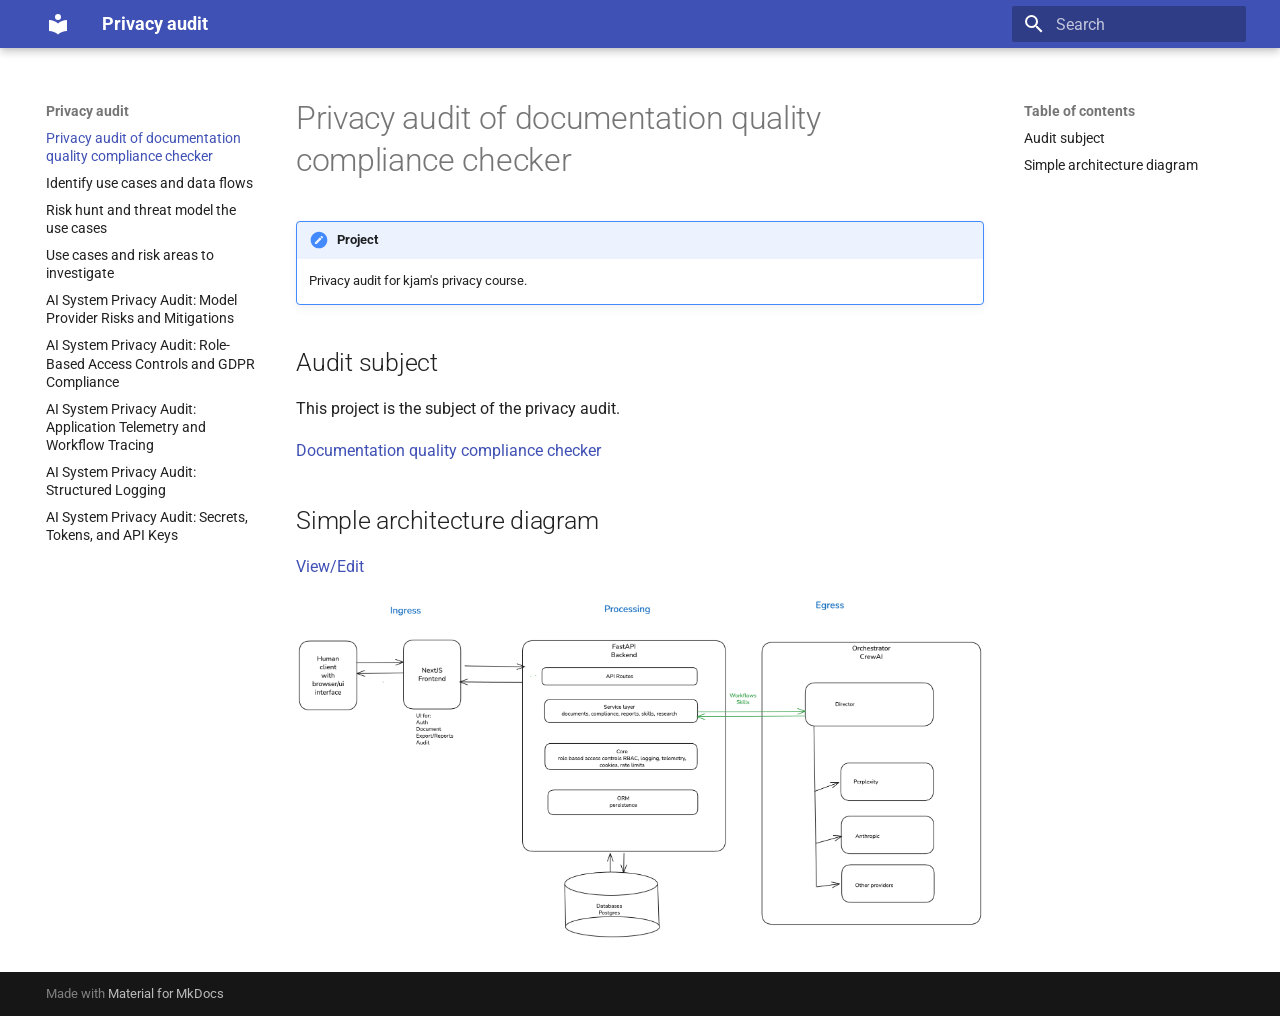
<file: index.html>
<!DOCTYPE html><html lang="en" class="no-js"><head>
    
      <meta charset="utf-8">
      <meta name="viewport" content="width=device-width,initial-scale=1">
      
      
      
        <link rel="canonical" href="https://willingc.github.io/compliance-checker/">
      
      
      
        <link rel="next" href="02-week1_use_cases/">
      
      
        
      
      
      <link rel="icon" href="assets/images/favicon.png">
      <meta name="generator" content="mkdocs-1.6.1, mkdocs-material-9.7.6">
    
    
      
        <title>Privacy audit</title>
      
    
    
      <link rel="stylesheet" href="assets/stylesheets/main.484c7ddc.min.css">
      
      


    
    
      
    
    
      
        
        
        <link rel="preconnect" href="https://fonts.gstatic.com" crossorigin="">
        <link rel="stylesheet" href="https://fonts.googleapis.com/css?family=Roboto:300,300i,400,400i,700,700i%7CRoboto+Mono:400,400i,700,700i&amp;display=fallback">
        <style>:root{--md-text-font:"Roboto";--md-code-font:"Roboto Mono"}</style>
      
    
    
    <script>__md_scope=new URL(".",location),__md_hash=e=>[...e].reduce(((e,_)=>(e<<5)-e+_.charCodeAt(0)),0),__md_get=(e,_=localStorage,t=__md_scope)=>JSON.parse(_.getItem(t.pathname+"."+e)),__md_set=(e,_,t=localStorage,a=__md_scope)=>{try{t.setItem(a.pathname+"."+e,JSON.stringify(_))}catch(e){}}</script>
    
      

    
    
  <link href="assets/stylesheets/glightbox.min.css" rel="stylesheet"><script src="assets/javascripts/glightbox.min.js"></script><style id="glightbox-style">
            html.glightbox-open { overflow: initial; height: 100%; }
            .gslide-title { margin-top: 0px; user-select: text; }
            .gslide-desc { color: #666; user-select: text; }
            .gslide-image img { background: white; }
            .glightbox-clean .gslide-media { -webkit-box-shadow: none; box-shadow: none; }
            .gscrollbar-fixer { padding-right: 15px; }
            .gdesc-inner { font-size: 0.75rem; }
            body[data-md-color-scheme="slate"] .gdesc-inner { background: var(--md-default-bg-color); }
            body[data-md-color-scheme="slate"] .gslide-title { color: var(--md-default-fg-color); }
            body[data-md-color-scheme="slate"] .gslide-desc { color: var(--md-default-fg-color); }
        </style></head>
  
  
    <body dir="ltr">
  
    
    <input class="md-toggle" data-md-toggle="drawer" type="checkbox" id="__drawer" autocomplete="off">
    <input class="md-toggle" data-md-toggle="search" type="checkbox" id="__search" autocomplete="off">
    <label class="md-overlay" for="__drawer"></label>
    <div data-md-component="skip">
      
        
        <a href="#privacy-audit-of-documentation-quality-compliance-checker" class="md-skip">
          Skip to content
        </a>
      
    </div>
    <div data-md-component="announce">
      
    </div>
    
    
      

  

<header class="md-header md-header--shadow" data-md-component="header">
  <nav class="md-header__inner md-grid" aria-label="Header">
    <a href="." title="Privacy audit" class="md-header__button md-logo" aria-label="Privacy audit" data-md-component="logo">
      
  
  <svg xmlns="http://www.w3.org/2000/svg" viewBox="0 0 24 24"><path d="M12 8a3 3 0 0 0 3-3 3 3 0 0 0-3-3 3 3 0 0 0-3 3 3 3 0 0 0 3 3m0 3.54C9.64 9.35 6.5 8 3 8v11c3.5 0 6.64 1.35 9 3.54 2.36-2.19 5.5-3.54 9-3.54V8c-3.5 0-6.64 1.35-9 3.54"></path></svg>

    </a>
    <label class="md-header__button md-icon" for="__drawer">
      
      <svg xmlns="http://www.w3.org/2000/svg" viewBox="0 0 24 24"><path d="M3 6h18v2H3zm0 5h18v2H3zm0 5h18v2H3z"></path></svg>
    </label>
    <div class="md-header__title" data-md-component="header-title">
      <div class="md-header__ellipsis">
        <div class="md-header__topic">
          <span class="md-ellipsis">
            Privacy audit
          </span>
        </div>
        <div class="md-header__topic" data-md-component="header-topic">
          <span class="md-ellipsis">
            
              Privacy audit of documentation quality compliance checker
            
          </span>
        </div>
      </div>
    </div>
    
    
      <script>var palette=__md_get("__palette");if(palette&&palette.color){if("(prefers-color-scheme)"===palette.color.media){var media=matchMedia("(prefers-color-scheme: light)"),input=document.querySelector(media.matches?"[data-md-color-media='(prefers-color-scheme: light)']":"[data-md-color-media='(prefers-color-scheme: dark)']");palette.color.media=input.getAttribute("data-md-color-media"),palette.color.scheme=input.getAttribute("data-md-color-scheme"),palette.color.primary=input.getAttribute("data-md-color-primary"),palette.color.accent=input.getAttribute("data-md-color-accent")}for(var[key,value]of Object.entries(palette.color))document.body.setAttribute("data-md-color-"+key,value)}</script>
    
    
    
      
      
        <label class="md-header__button md-icon" for="__search">
          
          <svg xmlns="http://www.w3.org/2000/svg" viewBox="0 0 24 24"><path d="M9.5 3A6.5 6.5 0 0 1 16 9.5c0 1.61-.59 3.09-1.56 4.23l.27.27h.79l5 5-1.5 1.5-5-5v-.79l-.27-.27A6.52 6.52 0 0 1 9.5 16 6.5 6.5 0 0 1 3 9.5 6.5 6.5 0 0 1 9.5 3m0 2C7 5 5 7 5 9.5S7 14 9.5 14 14 12 14 9.5 12 5 9.5 5"></path></svg>
        </label>
        <div class="md-search" data-md-component="search" role="dialog">
  <label class="md-search__overlay" for="__search"></label>
  <div class="md-search__inner" role="search">
    <form class="md-search__form" name="search">
      <input type="text" class="md-search__input" name="query" aria-label="Search" placeholder="Search" autocapitalize="off" autocorrect="off" autocomplete="off" spellcheck="false" data-md-component="search-query" required="">
      <label class="md-search__icon md-icon" for="__search">
        
        <svg xmlns="http://www.w3.org/2000/svg" viewBox="0 0 24 24"><path d="M9.5 3A6.5 6.5 0 0 1 16 9.5c0 1.61-.59 3.09-1.56 4.23l.27.27h.79l5 5-1.5 1.5-5-5v-.79l-.27-.27A6.52 6.52 0 0 1 9.5 16 6.5 6.5 0 0 1 3 9.5 6.5 6.5 0 0 1 9.5 3m0 2C7 5 5 7 5 9.5S7 14 9.5 14 14 12 14 9.5 12 5 9.5 5"></path></svg>
        
        <svg xmlns="http://www.w3.org/2000/svg" viewBox="0 0 24 24"><path d="M20 11v2H8l5.5 5.5-1.42 1.42L4.16 12l7.92-7.92L13.5 5.5 8 11z"></path></svg>
      </label>
      <nav class="md-search__options" aria-label="Search">
        
        <button type="reset" class="md-search__icon md-icon" title="Clear" aria-label="Clear" tabindex="-1">
          
          <svg xmlns="http://www.w3.org/2000/svg" viewBox="0 0 24 24"><path d="M19 6.41 17.59 5 12 10.59 6.41 5 5 6.41 10.59 12 5 17.59 6.41 19 12 13.41 17.59 19 19 17.59 13.41 12z"></path></svg>
        </button>
      </nav>
      
    </form>
    <div class="md-search__output">
      <div class="md-search__scrollwrap" tabindex="0" data-md-scrollfix="">
        <div class="md-search-result" data-md-component="search-result">
          <div class="md-search-result__meta">
            Initializing search
          </div>
          <ol class="md-search-result__list" role="presentation"></ol>
        </div>
      </div>
    </div>
  </div>
</div>
      
    
    
  </nav>
  
</header>
    
    <div class="md-container" data-md-component="container">
      
      
        
          
        
      
      <main class="md-main" data-md-component="main">
        <div class="md-main__inner md-grid">
          
            
              
              <div class="md-sidebar md-sidebar--primary" data-md-component="sidebar" data-md-type="navigation">
                <div class="md-sidebar__scrollwrap">
                  <div class="md-sidebar__inner">
                    



<nav class="md-nav md-nav--primary" aria-label="Navigation" data-md-level="0">
  <label class="md-nav__title" for="__drawer">
    <a href="." title="Privacy audit" class="md-nav__button md-logo" aria-label="Privacy audit" data-md-component="logo">
      
  
  <svg xmlns="http://www.w3.org/2000/svg" viewBox="0 0 24 24"><path d="M12 8a3 3 0 0 0 3-3 3 3 0 0 0-3-3 3 3 0 0 0-3 3 3 3 0 0 0 3 3m0 3.54C9.64 9.35 6.5 8 3 8v11c3.5 0 6.64 1.35 9 3.54 2.36-2.19 5.5-3.54 9-3.54V8c-3.5 0-6.64 1.35-9 3.54"></path></svg>

    </a>
    Privacy audit
  </label>
  
  <ul class="md-nav__list" data-md-scrollfix="">
    
      
      
  
  
    
  
  
  
    <li class="md-nav__item md-nav__item--active">
      
      <input class="md-nav__toggle md-toggle" type="checkbox" id="__toc">
      
      
        
      
      
        <label class="md-nav__link md-nav__link--active" for="__toc">
          
  
  
  <span class="md-ellipsis">
    
  
    Privacy audit of documentation quality compliance checker
  

    
  </span>
  
  

          <span class="md-nav__icon md-icon"></span>
        </label>
      
      <a href="." class="md-nav__link md-nav__link--active">
        
  
  
  <span class="md-ellipsis">
    
  
    Privacy audit of documentation quality compliance checker
  

    
  </span>
  
  

      </a>
      
        

<nav class="md-nav md-nav--secondary" aria-label="Table of contents">
  
  
  
    
  
  
    <label class="md-nav__title" for="__toc">
      <span class="md-nav__icon md-icon"></span>
      Table of contents
    </label>
    <ul class="md-nav__list" data-md-component="toc" data-md-scrollfix="">
      
        <li class="md-nav__item">
  <a href="#audit-subject" class="md-nav__link">
    <span class="md-ellipsis">
      
        Audit subject
      
    </span>
  </a>
  
</li>
      
        <li class="md-nav__item">
  <a href="#simple-architecture-diagram" class="md-nav__link">
    <span class="md-ellipsis">
      
        Simple architecture diagram
      
    </span>
  </a>
  
</li>
      
    </ul>
  
</nav>
      
    </li>
  

    
      
      
  
  
  
  
    <li class="md-nav__item">
      <a href="02-week1_use_cases/" class="md-nav__link">
        
  
  
  <span class="md-ellipsis">
    
  
    Identify use cases and data flows
  

    
  </span>
  
  

      </a>
    </li>
  

    
      
      
  
  
  
  
    <li class="md-nav__item">
      <a href="03-week2_risk_model/" class="md-nav__link">
        
  
  
  <span class="md-ellipsis">
    
  
    Risk hunt and threat model the use cases
  

    
  </span>
  
  

      </a>
    </li>
  

    
      
      
  
  
  
  
    <li class="md-nav__item">
      <a href="03-week2_use_cases_risks/" class="md-nav__link">
        
  
  
  <span class="md-ellipsis">
    
  
    Use cases and risk areas to investigate
  

    
  </span>
  
  

      </a>
    </li>
  

    
      
      
  
  
  
  
    <li class="md-nav__item">
      <a href="04-risks_01_models/" class="md-nav__link">
        
  
  
  <span class="md-ellipsis">
    
  
    AI System Privacy Audit: Model Provider Risks and Mitigations
  

    
  </span>
  
  

      </a>
    </li>
  

    
      
      
  
  
  
  
    <li class="md-nav__item">
      <a href="04-risks_02_access_control/" class="md-nav__link">
        
  
  
  <span class="md-ellipsis">
    
  
    AI System Privacy Audit: Role-Based Access Controls and GDPR Compliance
  

    
  </span>
  
  

      </a>
    </li>
  

    
      
      
  
  
  
  
    <li class="md-nav__item">
      <a href="04-risks_03_telemetry/" class="md-nav__link">
        
  
  
  <span class="md-ellipsis">
    
  
    AI System Privacy Audit: Application Telemetry and Workflow Tracing
  

    
  </span>
  
  

      </a>
    </li>
  

    
      
      
  
  
  
  
    <li class="md-nav__item">
      <a href="04-risks_03_structured_logging/" class="md-nav__link">
        
  
  
  <span class="md-ellipsis">
    
  
    AI System Privacy Audit: Structured Logging
  

    
  </span>
  
  

      </a>
    </li>
  

    
      
      
  
  
  
  
    <li class="md-nav__item">
      <a href="04-risks_04_secrets_tokens_keys/" class="md-nav__link">
        
  
  
  <span class="md-ellipsis">
    
  
    AI System Privacy Audit: Secrets, Tokens, and API Keys
  

    
  </span>
  
  

      </a>
    </li>
  

    
  </ul>
</nav>
                  </div>
                </div>
              </div>
            
            
              
              <div class="md-sidebar md-sidebar--secondary" data-md-component="sidebar" data-md-type="toc">
                <div class="md-sidebar__scrollwrap">
                  <div class="md-sidebar__inner">
                    

<nav class="md-nav md-nav--secondary" aria-label="Table of contents">
  
  
  
    
  
  
    <label class="md-nav__title" for="__toc">
      <span class="md-nav__icon md-icon"></span>
      Table of contents
    </label>
    <ul class="md-nav__list" data-md-component="toc" data-md-scrollfix="">
      
        <li class="md-nav__item">
  <a href="#audit-subject" class="md-nav__link">
    <span class="md-ellipsis">
      
        Audit subject
      
    </span>
  </a>
  
</li>
      
        <li class="md-nav__item">
  <a href="#simple-architecture-diagram" class="md-nav__link">
    <span class="md-ellipsis">
      
        Simple architecture diagram
      
    </span>
  </a>
  
</li>
      
    </ul>
  
</nav>
                  </div>
                </div>
              </div>
            
          
          
            <div class="md-content" data-md-component="content">
              
              <article class="md-content__inner md-typeset">
                
                  



<h1 id="privacy-audit-of-documentation-quality-compliance-checker">Privacy audit of documentation quality compliance checker</h1>
<div class="admonition note">
<p class="admonition-title">Project</p>
<p>Privacy audit for kjam's privacy course.</p>
</div>
<h2 id="audit-subject">Audit subject</h2>
<p>This project is the subject of the privacy audit.</p>
<p><a href="https://github.com/IloBe/doc_quality_compliance_check">Documentation quality compliance checker</a></p>
<h2 id="simple-architecture-diagram">Simple architecture diagram</h2>
<p><a href="https://link.excalidraw.com/l/2bco0PliSxS/2gyJ2MBtqUw">View/Edit</a></p>
<p><a class="glightbox" data-type="image" data-width="100%" data-height="auto" href="images/raw/simple-architecture.png" data-desc-position="bottom"><img alt="" src="images/raw/simple-architecture.png"></a></p>












                
              </article>
            </div>
          
          
<script>var target=document.getElementById(location.hash.slice(1));target&&target.name&&(target.checked=target.name.startsWith("__tabbed_"))</script>
        </div>
        
      </main>
      
        <footer class="md-footer">
  
  <div class="md-footer-meta md-typeset">
    <div class="md-footer-meta__inner md-grid">
      <div class="md-copyright">
  
  
    Made with
    <a href="https://squidfunk.github.io/mkdocs-material/" target="_blank" rel="noopener">
      Material for MkDocs
    </a>
  
</div>
      
    </div>
  </div>
</footer>
      
    </div>
    <div class="md-dialog" data-md-component="dialog">
      <div class="md-dialog__inner md-typeset"></div>
    </div>
    
    
    
      
      
      <script id="__config" type="application/json">{"annotate": null, "base": ".", "features": ["navigation.indexes"], "search": "assets/javascripts/workers/search.2c215733.min.js", "tags": null, "translations": {"clipboard.copied": "Copied to clipboard", "clipboard.copy": "Copy to clipboard", "search.result.more.one": "1 more on this page", "search.result.more.other": "# more on this page", "search.result.none": "No matching documents", "search.result.one": "1 matching document", "search.result.other": "# matching documents", "search.result.placeholder": "Type to start searching", "search.result.term.missing": "Missing", "select.version": "Select version"}, "version": null}</script>
    
    
      <script src="assets/javascripts/bundle.79ae519e.min.js"></script>
      
    
  
<script id="init-glightbox">const lightbox = GLightbox({"touchNavigation": false, "loop": false, "zoomable": true, "draggable": false, "openEffect": "zoom", "closeEffect": "zoom", "slideEffect": "none"});
document$.subscribe(()=>{ lightbox.reload(); });
</script></body></html>
</file>
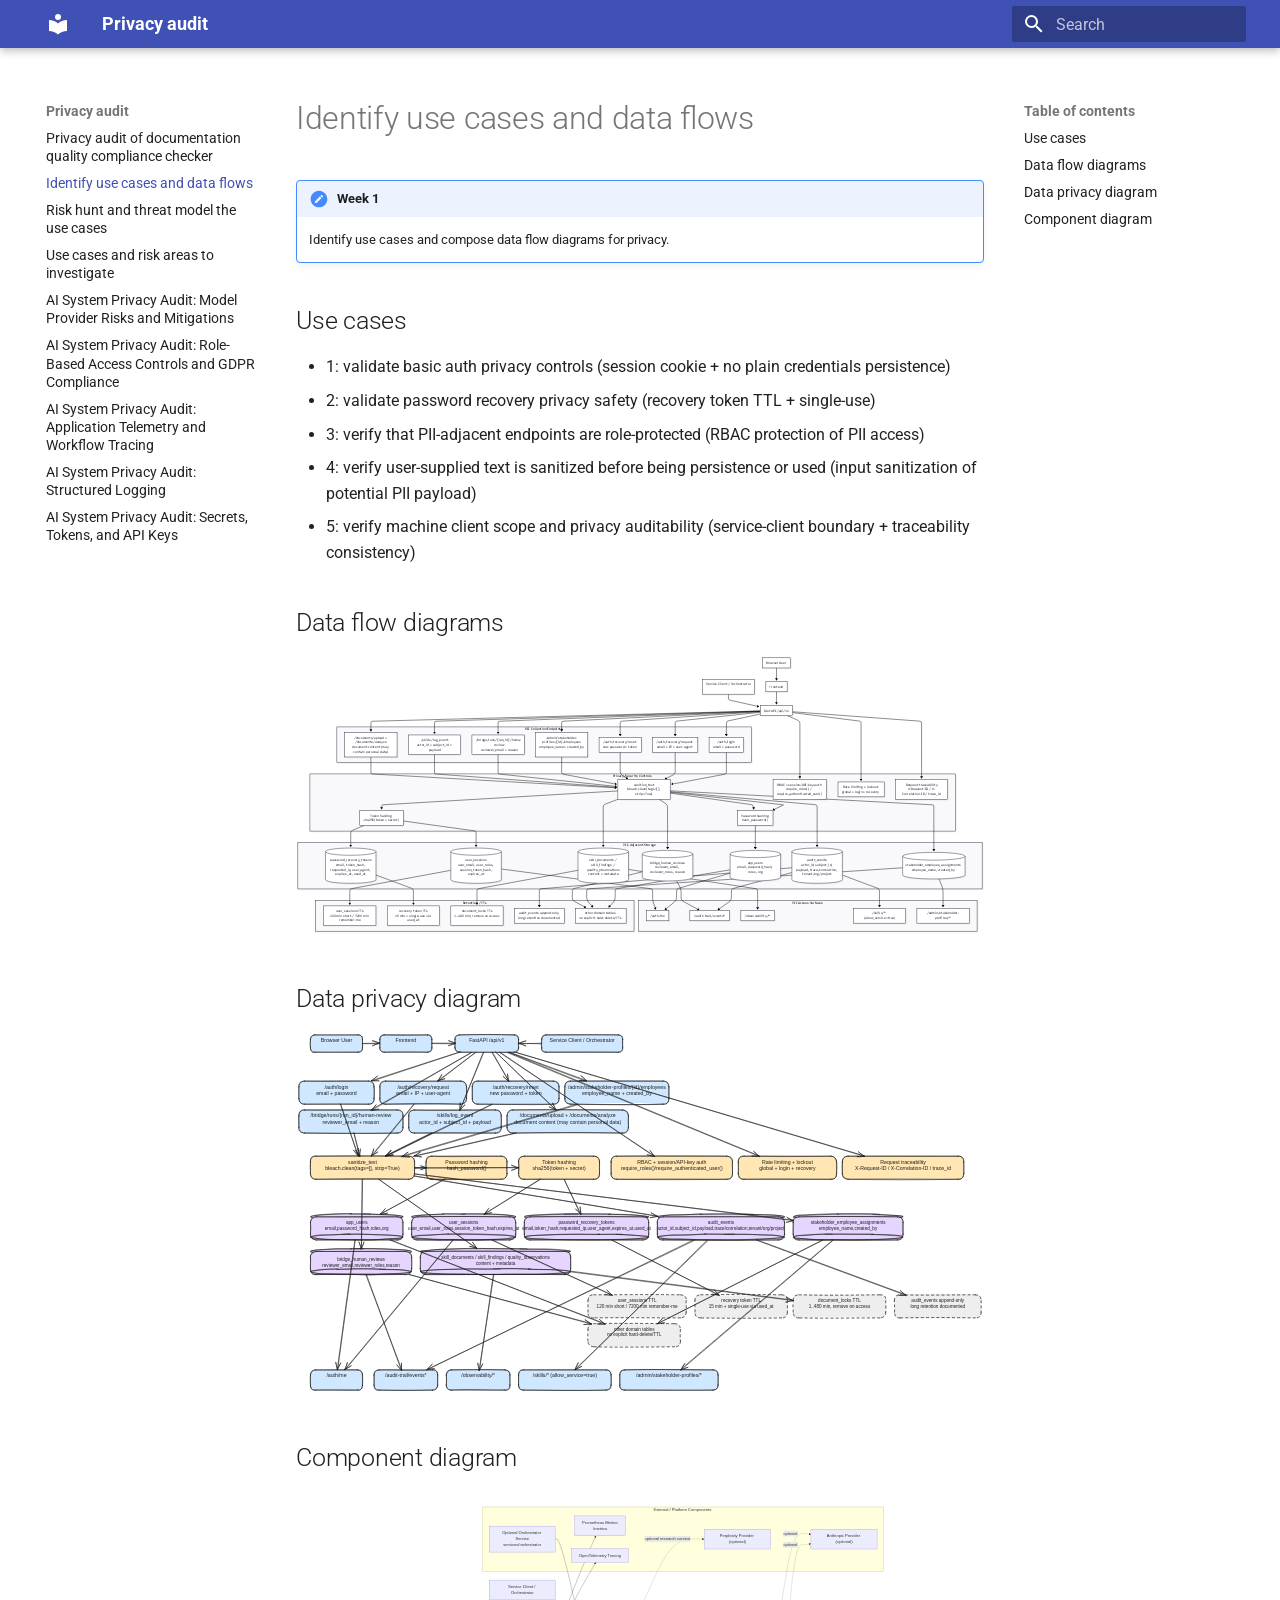
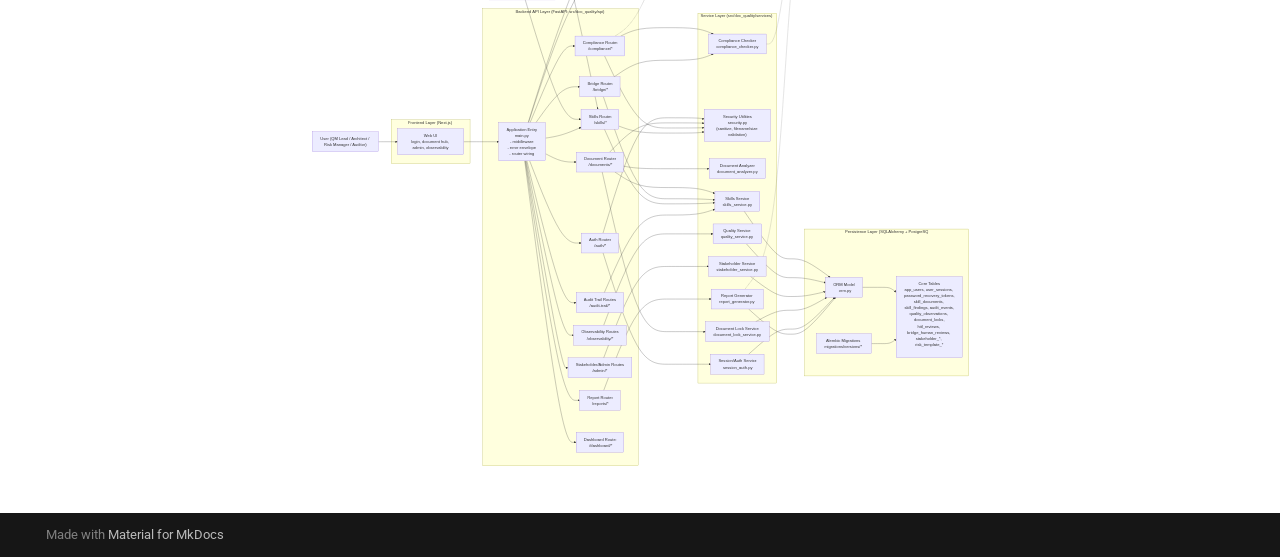
<file: 02-week1_use_cases/index.html>
<!DOCTYPE html><html lang="en" class="no-js"><head>
    
      <meta charset="utf-8">
      <meta name="viewport" content="width=device-width,initial-scale=1">
      
      
      
        <link rel="canonical" href="https://willingc.github.io/compliance-checker/02-week1_use_cases/">
      
      
        <link rel="prev" href="..">
      
      
        <link rel="next" href="../03-week2_risk_model/">
      
      
        
      
      
      <link rel="icon" href="../assets/images/favicon.png">
      <meta name="generator" content="mkdocs-1.6.1, mkdocs-material-9.7.6">
    
    
      
        <title>Identify use cases and data flows - Privacy audit</title>
      
    
    
      <link rel="stylesheet" href="../assets/stylesheets/main.484c7ddc.min.css">
      
      


    
    
      
    
    
      
        
        
        <link rel="preconnect" href="https://fonts.gstatic.com" crossorigin="">
        <link rel="stylesheet" href="https://fonts.googleapis.com/css?family=Roboto:300,300i,400,400i,700,700i%7CRoboto+Mono:400,400i,700,700i&amp;display=fallback">
        <style>:root{--md-text-font:"Roboto";--md-code-font:"Roboto Mono"}</style>
      
    
    
    <script>__md_scope=new URL("..",location),__md_hash=e=>[...e].reduce(((e,_)=>(e<<5)-e+_.charCodeAt(0)),0),__md_get=(e,_=localStorage,t=__md_scope)=>JSON.parse(_.getItem(t.pathname+"."+e)),__md_set=(e,_,t=localStorage,a=__md_scope)=>{try{t.setItem(a.pathname+"."+e,JSON.stringify(_))}catch(e){}}</script>
    
      

    
    
  <link href="../assets/stylesheets/glightbox.min.css" rel="stylesheet"><script src="../assets/javascripts/glightbox.min.js"></script><style id="glightbox-style">
            html.glightbox-open { overflow: initial; height: 100%; }
            .gslide-title { margin-top: 0px; user-select: text; }
            .gslide-desc { color: #666; user-select: text; }
            .gslide-image img { background: white; }
            .glightbox-clean .gslide-media { -webkit-box-shadow: none; box-shadow: none; }
            .gscrollbar-fixer { padding-right: 15px; }
            .gdesc-inner { font-size: 0.75rem; }
            body[data-md-color-scheme="slate"] .gdesc-inner { background: var(--md-default-bg-color); }
            body[data-md-color-scheme="slate"] .gslide-title { color: var(--md-default-fg-color); }
            body[data-md-color-scheme="slate"] .gslide-desc { color: var(--md-default-fg-color); }
        </style></head>
  
  
    <body dir="ltr">
  
    
    <input class="md-toggle" data-md-toggle="drawer" type="checkbox" id="__drawer" autocomplete="off">
    <input class="md-toggle" data-md-toggle="search" type="checkbox" id="__search" autocomplete="off">
    <label class="md-overlay" for="__drawer"></label>
    <div data-md-component="skip">
      
        
        <a href="#identify-use-cases-and-data-flows" class="md-skip">
          Skip to content
        </a>
      
    </div>
    <div data-md-component="announce">
      
    </div>
    
    
      

  

<header class="md-header md-header--shadow" data-md-component="header">
  <nav class="md-header__inner md-grid" aria-label="Header">
    <a href=".." title="Privacy audit" class="md-header__button md-logo" aria-label="Privacy audit" data-md-component="logo">
      
  
  <svg xmlns="http://www.w3.org/2000/svg" viewBox="0 0 24 24"><path d="M12 8a3 3 0 0 0 3-3 3 3 0 0 0-3-3 3 3 0 0 0-3 3 3 3 0 0 0 3 3m0 3.54C9.64 9.35 6.5 8 3 8v11c3.5 0 6.64 1.35 9 3.54 2.36-2.19 5.5-3.54 9-3.54V8c-3.5 0-6.64 1.35-9 3.54"></path></svg>

    </a>
    <label class="md-header__button md-icon" for="__drawer">
      
      <svg xmlns="http://www.w3.org/2000/svg" viewBox="0 0 24 24"><path d="M3 6h18v2H3zm0 5h18v2H3zm0 5h18v2H3z"></path></svg>
    </label>
    <div class="md-header__title" data-md-component="header-title">
      <div class="md-header__ellipsis">
        <div class="md-header__topic">
          <span class="md-ellipsis">
            Privacy audit
          </span>
        </div>
        <div class="md-header__topic" data-md-component="header-topic">
          <span class="md-ellipsis">
            
              Identify use cases and data flows
            
          </span>
        </div>
      </div>
    </div>
    
    
      <script>var palette=__md_get("__palette");if(palette&&palette.color){if("(prefers-color-scheme)"===palette.color.media){var media=matchMedia("(prefers-color-scheme: light)"),input=document.querySelector(media.matches?"[data-md-color-media='(prefers-color-scheme: light)']":"[data-md-color-media='(prefers-color-scheme: dark)']");palette.color.media=input.getAttribute("data-md-color-media"),palette.color.scheme=input.getAttribute("data-md-color-scheme"),palette.color.primary=input.getAttribute("data-md-color-primary"),palette.color.accent=input.getAttribute("data-md-color-accent")}for(var[key,value]of Object.entries(palette.color))document.body.setAttribute("data-md-color-"+key,value)}</script>
    
    
    
      
      
        <label class="md-header__button md-icon" for="__search">
          
          <svg xmlns="http://www.w3.org/2000/svg" viewBox="0 0 24 24"><path d="M9.5 3A6.5 6.5 0 0 1 16 9.5c0 1.61-.59 3.09-1.56 4.23l.27.27h.79l5 5-1.5 1.5-5-5v-.79l-.27-.27A6.52 6.52 0 0 1 9.5 16 6.5 6.5 0 0 1 3 9.5 6.5 6.5 0 0 1 9.5 3m0 2C7 5 5 7 5 9.5S7 14 9.5 14 14 12 14 9.5 12 5 9.5 5"></path></svg>
        </label>
        <div class="md-search" data-md-component="search" role="dialog">
  <label class="md-search__overlay" for="__search"></label>
  <div class="md-search__inner" role="search">
    <form class="md-search__form" name="search">
      <input type="text" class="md-search__input" name="query" aria-label="Search" placeholder="Search" autocapitalize="off" autocorrect="off" autocomplete="off" spellcheck="false" data-md-component="search-query" required="">
      <label class="md-search__icon md-icon" for="__search">
        
        <svg xmlns="http://www.w3.org/2000/svg" viewBox="0 0 24 24"><path d="M9.5 3A6.5 6.5 0 0 1 16 9.5c0 1.61-.59 3.09-1.56 4.23l.27.27h.79l5 5-1.5 1.5-5-5v-.79l-.27-.27A6.52 6.52 0 0 1 9.5 16 6.5 6.5 0 0 1 3 9.5 6.5 6.5 0 0 1 9.5 3m0 2C7 5 5 7 5 9.5S7 14 9.5 14 14 12 14 9.5 12 5 9.5 5"></path></svg>
        
        <svg xmlns="http://www.w3.org/2000/svg" viewBox="0 0 24 24"><path d="M20 11v2H8l5.5 5.5-1.42 1.42L4.16 12l7.92-7.92L13.5 5.5 8 11z"></path></svg>
      </label>
      <nav class="md-search__options" aria-label="Search">
        
        <button type="reset" class="md-search__icon md-icon" title="Clear" aria-label="Clear" tabindex="-1">
          
          <svg xmlns="http://www.w3.org/2000/svg" viewBox="0 0 24 24"><path d="M19 6.41 17.59 5 12 10.59 6.41 5 5 6.41 10.59 12 5 17.59 6.41 19 12 13.41 17.59 19 19 17.59 13.41 12z"></path></svg>
        </button>
      </nav>
      
    </form>
    <div class="md-search__output">
      <div class="md-search__scrollwrap" tabindex="0" data-md-scrollfix="">
        <div class="md-search-result" data-md-component="search-result">
          <div class="md-search-result__meta">
            Initializing search
          </div>
          <ol class="md-search-result__list" role="presentation"></ol>
        </div>
      </div>
    </div>
  </div>
</div>
      
    
    
  </nav>
  
</header>
    
    <div class="md-container" data-md-component="container">
      
      
        
          
        
      
      <main class="md-main" data-md-component="main">
        <div class="md-main__inner md-grid">
          
            
              
              <div class="md-sidebar md-sidebar--primary" data-md-component="sidebar" data-md-type="navigation">
                <div class="md-sidebar__scrollwrap">
                  <div class="md-sidebar__inner">
                    



<nav class="md-nav md-nav--primary" aria-label="Navigation" data-md-level="0">
  <label class="md-nav__title" for="__drawer">
    <a href=".." title="Privacy audit" class="md-nav__button md-logo" aria-label="Privacy audit" data-md-component="logo">
      
  
  <svg xmlns="http://www.w3.org/2000/svg" viewBox="0 0 24 24"><path d="M12 8a3 3 0 0 0 3-3 3 3 0 0 0-3-3 3 3 0 0 0-3 3 3 3 0 0 0 3 3m0 3.54C9.64 9.35 6.5 8 3 8v11c3.5 0 6.64 1.35 9 3.54 2.36-2.19 5.5-3.54 9-3.54V8c-3.5 0-6.64 1.35-9 3.54"></path></svg>

    </a>
    Privacy audit
  </label>
  
  <ul class="md-nav__list" data-md-scrollfix="">
    
      
      
  
  
  
  
    <li class="md-nav__item">
      <a href=".." class="md-nav__link">
        
  
  
  <span class="md-ellipsis">
    
  
    Privacy audit of documentation quality compliance checker
  

    
  </span>
  
  

      </a>
    </li>
  

    
      
      
  
  
    
  
  
  
    <li class="md-nav__item md-nav__item--active">
      
      <input class="md-nav__toggle md-toggle" type="checkbox" id="__toc">
      
      
        
      
      
        <label class="md-nav__link md-nav__link--active" for="__toc">
          
  
  
  <span class="md-ellipsis">
    
  
    Identify use cases and data flows
  

    
  </span>
  
  

          <span class="md-nav__icon md-icon"></span>
        </label>
      
      <a href="./" class="md-nav__link md-nav__link--active">
        
  
  
  <span class="md-ellipsis">
    
  
    Identify use cases and data flows
  

    
  </span>
  
  

      </a>
      
        

<nav class="md-nav md-nav--secondary" aria-label="Table of contents">
  
  
  
    
  
  
    <label class="md-nav__title" for="__toc">
      <span class="md-nav__icon md-icon"></span>
      Table of contents
    </label>
    <ul class="md-nav__list" data-md-component="toc" data-md-scrollfix="">
      
        <li class="md-nav__item">
  <a href="#use-cases" class="md-nav__link">
    <span class="md-ellipsis">
      
        Use cases
      
    </span>
  </a>
  
</li>
      
        <li class="md-nav__item">
  <a href="#data-flow-diagrams" class="md-nav__link">
    <span class="md-ellipsis">
      
        Data flow diagrams
      
    </span>
  </a>
  
</li>
      
        <li class="md-nav__item">
  <a href="#data-privacy-diagram" class="md-nav__link">
    <span class="md-ellipsis">
      
        Data privacy diagram
      
    </span>
  </a>
  
</li>
      
        <li class="md-nav__item">
  <a href="#component-diagram" class="md-nav__link">
    <span class="md-ellipsis">
      
        Component diagram
      
    </span>
  </a>
  
</li>
      
    </ul>
  
</nav>
      
    </li>
  

    
      
      
  
  
  
  
    <li class="md-nav__item">
      <a href="../03-week2_risk_model/" class="md-nav__link">
        
  
  
  <span class="md-ellipsis">
    
  
    Risk hunt and threat model the use cases
  

    
  </span>
  
  

      </a>
    </li>
  

    
      
      
  
  
  
  
    <li class="md-nav__item">
      <a href="../03-week2_use_cases_risks/" class="md-nav__link">
        
  
  
  <span class="md-ellipsis">
    
  
    Use cases and risk areas to investigate
  

    
  </span>
  
  

      </a>
    </li>
  

    
      
      
  
  
  
  
    <li class="md-nav__item">
      <a href="../04-risks_01_models/" class="md-nav__link">
        
  
  
  <span class="md-ellipsis">
    
  
    AI System Privacy Audit: Model Provider Risks and Mitigations
  

    
  </span>
  
  

      </a>
    </li>
  

    
      
      
  
  
  
  
    <li class="md-nav__item">
      <a href="../04-risks_02_access_control/" class="md-nav__link">
        
  
  
  <span class="md-ellipsis">
    
  
    AI System Privacy Audit: Role-Based Access Controls and GDPR Compliance
  

    
  </span>
  
  

      </a>
    </li>
  

    
      
      
  
  
  
  
    <li class="md-nav__item">
      <a href="../04-risks_03_telemetry/" class="md-nav__link">
        
  
  
  <span class="md-ellipsis">
    
  
    AI System Privacy Audit: Application Telemetry and Workflow Tracing
  

    
  </span>
  
  

      </a>
    </li>
  

    
      
      
  
  
  
  
    <li class="md-nav__item">
      <a href="../04-risks_03_structured_logging/" class="md-nav__link">
        
  
  
  <span class="md-ellipsis">
    
  
    AI System Privacy Audit: Structured Logging
  

    
  </span>
  
  

      </a>
    </li>
  

    
      
      
  
  
  
  
    <li class="md-nav__item">
      <a href="../04-risks_04_secrets_tokens_keys/" class="md-nav__link">
        
  
  
  <span class="md-ellipsis">
    
  
    AI System Privacy Audit: Secrets, Tokens, and API Keys
  

    
  </span>
  
  

      </a>
    </li>
  

    
  </ul>
</nav>
                  </div>
                </div>
              </div>
            
            
              
              <div class="md-sidebar md-sidebar--secondary" data-md-component="sidebar" data-md-type="toc">
                <div class="md-sidebar__scrollwrap">
                  <div class="md-sidebar__inner">
                    

<nav class="md-nav md-nav--secondary" aria-label="Table of contents">
  
  
  
    
  
  
    <label class="md-nav__title" for="__toc">
      <span class="md-nav__icon md-icon"></span>
      Table of contents
    </label>
    <ul class="md-nav__list" data-md-component="toc" data-md-scrollfix="">
      
        <li class="md-nav__item">
  <a href="#use-cases" class="md-nav__link">
    <span class="md-ellipsis">
      
        Use cases
      
    </span>
  </a>
  
</li>
      
        <li class="md-nav__item">
  <a href="#data-flow-diagrams" class="md-nav__link">
    <span class="md-ellipsis">
      
        Data flow diagrams
      
    </span>
  </a>
  
</li>
      
        <li class="md-nav__item">
  <a href="#data-privacy-diagram" class="md-nav__link">
    <span class="md-ellipsis">
      
        Data privacy diagram
      
    </span>
  </a>
  
</li>
      
        <li class="md-nav__item">
  <a href="#component-diagram" class="md-nav__link">
    <span class="md-ellipsis">
      
        Component diagram
      
    </span>
  </a>
  
</li>
      
    </ul>
  
</nav>
                  </div>
                </div>
              </div>
            
          
          
            <div class="md-content" data-md-component="content">
              
              <article class="md-content__inner md-typeset">
                
                  



<h1 id="identify-use-cases-and-data-flows">Identify use cases and data flows</h1>
<div class="admonition note">
<p class="admonition-title">Week 1</p>
<p>Identify use cases and compose data flow diagrams for privacy.</p>
</div>
<h2 id="use-cases">Use cases</h2>
<ul>
<li>1: validate basic auth privacy controls (session cookie + no plain credentials persistence)</li>
<li>2: validate password recovery privacy safety (recovery token TTL + single-use)</li>
<li>3: verify that PII-adjacent endpoints are role-protected (RBAC protection of PII access)</li>
<li>4: verify user-supplied text is sanitized before being persistence or used (input sanitization of potential PII payload)</li>
<li>5: verify machine client scope and privacy auditability (service-client boundary + traceability consistency)</li>
</ul>
<h2 id="data-flow-diagrams">Data flow diagrams</h2>
<p><a class="glightbox" data-type="image" data-width="100%" data-height="auto" href="../images/PII-CollectionAndPrivacy-2026-04-26.svg" data-desc-position="bottom"><img alt="" src="../images/PII-CollectionAndPrivacy-2026-04-26.svg"></a></p>
<h2 id="data-privacy-diagram">Data privacy diagram</h2>
<p><a class="glightbox" data-type="image" data-width="100%" data-height="auto" href="../images/PII_DataPrivacy_ExcalidrawPath_2026-04-06.svg" data-desc-position="bottom"><img alt="" src="../images/PII_DataPrivacy_ExcalidrawPath_2026-04-06.svg"></a></p>
<h2 id="component-diagram">Component diagram</h2>
<p><a class="glightbox" data-type="image" data-width="100%" data-height="auto" href="../images/mermaid-ComponentDiagram_docComplianceChecker_2026-04-26.svg" data-desc-position="bottom"><img alt="" src="../images/mermaid-ComponentDiagram_docComplianceChecker_2026-04-26.svg"></a></p>












                
              </article>
            </div>
          
          
<script>var target=document.getElementById(location.hash.slice(1));target&&target.name&&(target.checked=target.name.startsWith("__tabbed_"))</script>
        </div>
        
      </main>
      
        <footer class="md-footer">
  
  <div class="md-footer-meta md-typeset">
    <div class="md-footer-meta__inner md-grid">
      <div class="md-copyright">
  
  
    Made with
    <a href="https://squidfunk.github.io/mkdocs-material/" target="_blank" rel="noopener">
      Material for MkDocs
    </a>
  
</div>
      
    </div>
  </div>
</footer>
      
    </div>
    <div class="md-dialog" data-md-component="dialog">
      <div class="md-dialog__inner md-typeset"></div>
    </div>
    
    
    
      
      
      <script id="__config" type="application/json">{"annotate": null, "base": "..", "features": ["navigation.indexes"], "search": "../assets/javascripts/workers/search.2c215733.min.js", "tags": null, "translations": {"clipboard.copied": "Copied to clipboard", "clipboard.copy": "Copy to clipboard", "search.result.more.one": "1 more on this page", "search.result.more.other": "# more on this page", "search.result.none": "No matching documents", "search.result.one": "1 matching document", "search.result.other": "# matching documents", "search.result.placeholder": "Type to start searching", "search.result.term.missing": "Missing", "select.version": "Select version"}, "version": null}</script>
    
    
      <script src="../assets/javascripts/bundle.79ae519e.min.js"></script>
      
    
  
<script id="init-glightbox">const lightbox = GLightbox({"touchNavigation": false, "loop": false, "zoomable": true, "draggable": false, "openEffect": "zoom", "closeEffect": "zoom", "slideEffect": "none"});
document$.subscribe(()=>{ lightbox.reload(); });
</script></body></html>
</file>
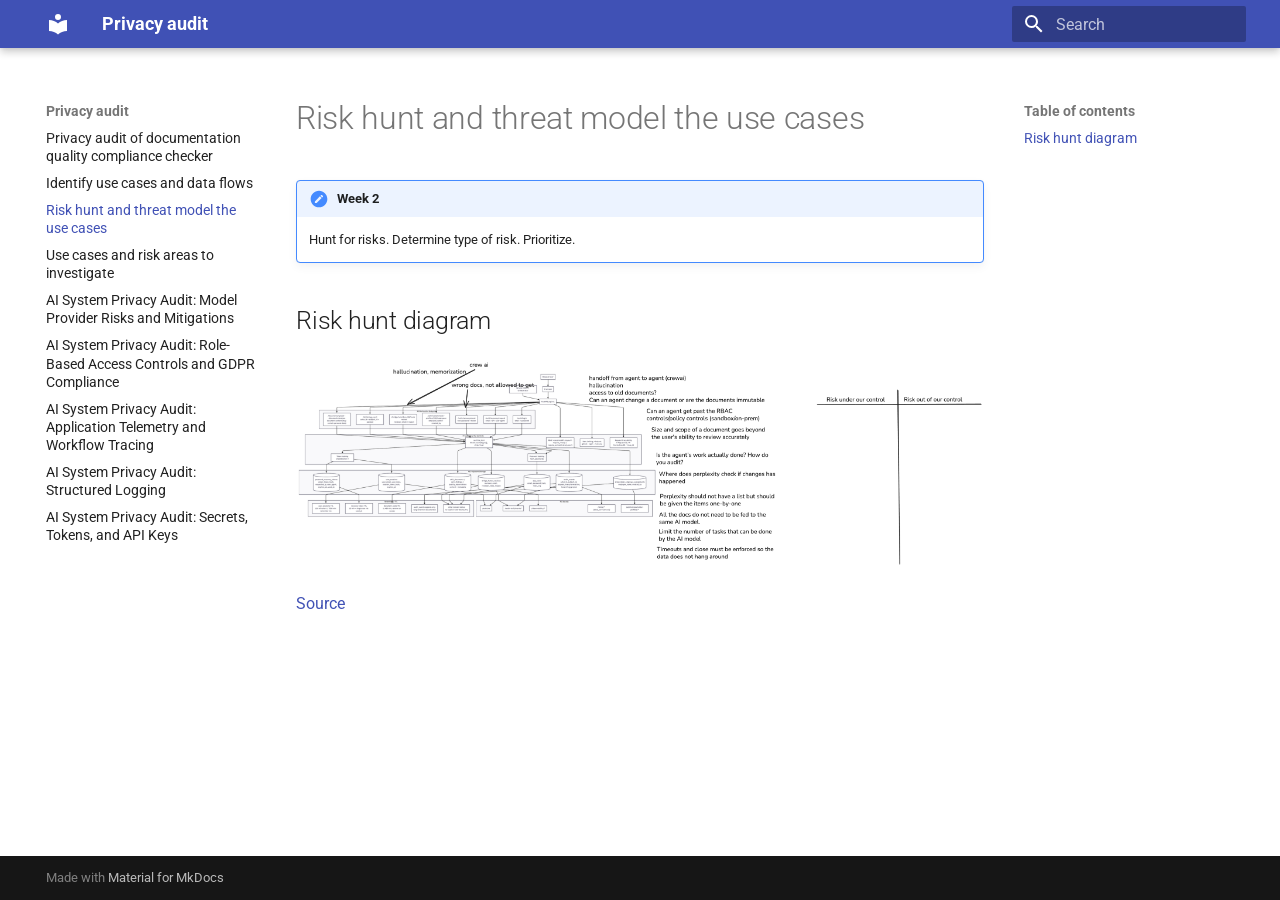
<file: 03-week2_risk_model/index.html>
<!DOCTYPE html><html lang="en" class="no-js"><head>
    
      <meta charset="utf-8">
      <meta name="viewport" content="width=device-width,initial-scale=1">
      
      
      
        <link rel="canonical" href="https://willingc.github.io/compliance-checker/03-week2_risk_model/">
      
      
        <link rel="prev" href="../02-week1_use_cases/">
      
      
        <link rel="next" href="../03-week2_use_cases_risks/">
      
      
        
      
      
      <link rel="icon" href="../assets/images/favicon.png">
      <meta name="generator" content="mkdocs-1.6.1, mkdocs-material-9.7.6">
    
    
      
        <title>Risk hunt and threat model the use cases - Privacy audit</title>
      
    
    
      <link rel="stylesheet" href="../assets/stylesheets/main.484c7ddc.min.css">
      
      


    
    
      
    
    
      
        
        
        <link rel="preconnect" href="https://fonts.gstatic.com" crossorigin="">
        <link rel="stylesheet" href="https://fonts.googleapis.com/css?family=Roboto:300,300i,400,400i,700,700i%7CRoboto+Mono:400,400i,700,700i&amp;display=fallback">
        <style>:root{--md-text-font:"Roboto";--md-code-font:"Roboto Mono"}</style>
      
    
    
    <script>__md_scope=new URL("..",location),__md_hash=e=>[...e].reduce(((e,_)=>(e<<5)-e+_.charCodeAt(0)),0),__md_get=(e,_=localStorage,t=__md_scope)=>JSON.parse(_.getItem(t.pathname+"."+e)),__md_set=(e,_,t=localStorage,a=__md_scope)=>{try{t.setItem(a.pathname+"."+e,JSON.stringify(_))}catch(e){}}</script>
    
      

    
    
  <link href="../assets/stylesheets/glightbox.min.css" rel="stylesheet"><script src="../assets/javascripts/glightbox.min.js"></script><style id="glightbox-style">
            html.glightbox-open { overflow: initial; height: 100%; }
            .gslide-title { margin-top: 0px; user-select: text; }
            .gslide-desc { color: #666; user-select: text; }
            .gslide-image img { background: white; }
            .glightbox-clean .gslide-media { -webkit-box-shadow: none; box-shadow: none; }
            .gscrollbar-fixer { padding-right: 15px; }
            .gdesc-inner { font-size: 0.75rem; }
            body[data-md-color-scheme="slate"] .gdesc-inner { background: var(--md-default-bg-color); }
            body[data-md-color-scheme="slate"] .gslide-title { color: var(--md-default-fg-color); }
            body[data-md-color-scheme="slate"] .gslide-desc { color: var(--md-default-fg-color); }
        </style></head>
  
  
    <body dir="ltr">
  
    
    <input class="md-toggle" data-md-toggle="drawer" type="checkbox" id="__drawer" autocomplete="off">
    <input class="md-toggle" data-md-toggle="search" type="checkbox" id="__search" autocomplete="off">
    <label class="md-overlay" for="__drawer"></label>
    <div data-md-component="skip">
      
        
        <a href="#risk-hunt-and-threat-model-the-use-cases" class="md-skip">
          Skip to content
        </a>
      
    </div>
    <div data-md-component="announce">
      
    </div>
    
    
      

  

<header class="md-header md-header--shadow" data-md-component="header">
  <nav class="md-header__inner md-grid" aria-label="Header">
    <a href=".." title="Privacy audit" class="md-header__button md-logo" aria-label="Privacy audit" data-md-component="logo">
      
  
  <svg xmlns="http://www.w3.org/2000/svg" viewBox="0 0 24 24"><path d="M12 8a3 3 0 0 0 3-3 3 3 0 0 0-3-3 3 3 0 0 0-3 3 3 3 0 0 0 3 3m0 3.54C9.64 9.35 6.5 8 3 8v11c3.5 0 6.64 1.35 9 3.54 2.36-2.19 5.5-3.54 9-3.54V8c-3.5 0-6.64 1.35-9 3.54"></path></svg>

    </a>
    <label class="md-header__button md-icon" for="__drawer">
      
      <svg xmlns="http://www.w3.org/2000/svg" viewBox="0 0 24 24"><path d="M3 6h18v2H3zm0 5h18v2H3zm0 5h18v2H3z"></path></svg>
    </label>
    <div class="md-header__title" data-md-component="header-title">
      <div class="md-header__ellipsis">
        <div class="md-header__topic">
          <span class="md-ellipsis">
            Privacy audit
          </span>
        </div>
        <div class="md-header__topic" data-md-component="header-topic">
          <span class="md-ellipsis">
            
              Risk hunt and threat model the use cases
            
          </span>
        </div>
      </div>
    </div>
    
    
      <script>var palette=__md_get("__palette");if(palette&&palette.color){if("(prefers-color-scheme)"===palette.color.media){var media=matchMedia("(prefers-color-scheme: light)"),input=document.querySelector(media.matches?"[data-md-color-media='(prefers-color-scheme: light)']":"[data-md-color-media='(prefers-color-scheme: dark)']");palette.color.media=input.getAttribute("data-md-color-media"),palette.color.scheme=input.getAttribute("data-md-color-scheme"),palette.color.primary=input.getAttribute("data-md-color-primary"),palette.color.accent=input.getAttribute("data-md-color-accent")}for(var[key,value]of Object.entries(palette.color))document.body.setAttribute("data-md-color-"+key,value)}</script>
    
    
    
      
      
        <label class="md-header__button md-icon" for="__search">
          
          <svg xmlns="http://www.w3.org/2000/svg" viewBox="0 0 24 24"><path d="M9.5 3A6.5 6.5 0 0 1 16 9.5c0 1.61-.59 3.09-1.56 4.23l.27.27h.79l5 5-1.5 1.5-5-5v-.79l-.27-.27A6.52 6.52 0 0 1 9.5 16 6.5 6.5 0 0 1 3 9.5 6.5 6.5 0 0 1 9.5 3m0 2C7 5 5 7 5 9.5S7 14 9.5 14 14 12 14 9.5 12 5 9.5 5"></path></svg>
        </label>
        <div class="md-search" data-md-component="search" role="dialog">
  <label class="md-search__overlay" for="__search"></label>
  <div class="md-search__inner" role="search">
    <form class="md-search__form" name="search">
      <input type="text" class="md-search__input" name="query" aria-label="Search" placeholder="Search" autocapitalize="off" autocorrect="off" autocomplete="off" spellcheck="false" data-md-component="search-query" required="">
      <label class="md-search__icon md-icon" for="__search">
        
        <svg xmlns="http://www.w3.org/2000/svg" viewBox="0 0 24 24"><path d="M9.5 3A6.5 6.5 0 0 1 16 9.5c0 1.61-.59 3.09-1.56 4.23l.27.27h.79l5 5-1.5 1.5-5-5v-.79l-.27-.27A6.52 6.52 0 0 1 9.5 16 6.5 6.5 0 0 1 3 9.5 6.5 6.5 0 0 1 9.5 3m0 2C7 5 5 7 5 9.5S7 14 9.5 14 14 12 14 9.5 12 5 9.5 5"></path></svg>
        
        <svg xmlns="http://www.w3.org/2000/svg" viewBox="0 0 24 24"><path d="M20 11v2H8l5.5 5.5-1.42 1.42L4.16 12l7.92-7.92L13.5 5.5 8 11z"></path></svg>
      </label>
      <nav class="md-search__options" aria-label="Search">
        
        <button type="reset" class="md-search__icon md-icon" title="Clear" aria-label="Clear" tabindex="-1">
          
          <svg xmlns="http://www.w3.org/2000/svg" viewBox="0 0 24 24"><path d="M19 6.41 17.59 5 12 10.59 6.41 5 5 6.41 10.59 12 5 17.59 6.41 19 12 13.41 17.59 19 19 17.59 13.41 12z"></path></svg>
        </button>
      </nav>
      
    </form>
    <div class="md-search__output">
      <div class="md-search__scrollwrap" tabindex="0" data-md-scrollfix="">
        <div class="md-search-result" data-md-component="search-result">
          <div class="md-search-result__meta">
            Initializing search
          </div>
          <ol class="md-search-result__list" role="presentation"></ol>
        </div>
      </div>
    </div>
  </div>
</div>
      
    
    
  </nav>
  
</header>
    
    <div class="md-container" data-md-component="container">
      
      
        
          
        
      
      <main class="md-main" data-md-component="main">
        <div class="md-main__inner md-grid">
          
            
              
              <div class="md-sidebar md-sidebar--primary" data-md-component="sidebar" data-md-type="navigation">
                <div class="md-sidebar__scrollwrap">
                  <div class="md-sidebar__inner">
                    



<nav class="md-nav md-nav--primary" aria-label="Navigation" data-md-level="0">
  <label class="md-nav__title" for="__drawer">
    <a href=".." title="Privacy audit" class="md-nav__button md-logo" aria-label="Privacy audit" data-md-component="logo">
      
  
  <svg xmlns="http://www.w3.org/2000/svg" viewBox="0 0 24 24"><path d="M12 8a3 3 0 0 0 3-3 3 3 0 0 0-3-3 3 3 0 0 0-3 3 3 3 0 0 0 3 3m0 3.54C9.64 9.35 6.5 8 3 8v11c3.5 0 6.64 1.35 9 3.54 2.36-2.19 5.5-3.54 9-3.54V8c-3.5 0-6.64 1.35-9 3.54"></path></svg>

    </a>
    Privacy audit
  </label>
  
  <ul class="md-nav__list" data-md-scrollfix="">
    
      
      
  
  
  
  
    <li class="md-nav__item">
      <a href=".." class="md-nav__link">
        
  
  
  <span class="md-ellipsis">
    
  
    Privacy audit of documentation quality compliance checker
  

    
  </span>
  
  

      </a>
    </li>
  

    
      
      
  
  
  
  
    <li class="md-nav__item">
      <a href="../02-week1_use_cases/" class="md-nav__link">
        
  
  
  <span class="md-ellipsis">
    
  
    Identify use cases and data flows
  

    
  </span>
  
  

      </a>
    </li>
  

    
      
      
  
  
    
  
  
  
    <li class="md-nav__item md-nav__item--active">
      
      <input class="md-nav__toggle md-toggle" type="checkbox" id="__toc">
      
      
        
      
      
        <label class="md-nav__link md-nav__link--active" for="__toc">
          
  
  
  <span class="md-ellipsis">
    
  
    Risk hunt and threat model the use cases
  

    
  </span>
  
  

          <span class="md-nav__icon md-icon"></span>
        </label>
      
      <a href="./" class="md-nav__link md-nav__link--active">
        
  
  
  <span class="md-ellipsis">
    
  
    Risk hunt and threat model the use cases
  

    
  </span>
  
  

      </a>
      
        

<nav class="md-nav md-nav--secondary" aria-label="Table of contents">
  
  
  
    
  
  
    <label class="md-nav__title" for="__toc">
      <span class="md-nav__icon md-icon"></span>
      Table of contents
    </label>
    <ul class="md-nav__list" data-md-component="toc" data-md-scrollfix="">
      
        <li class="md-nav__item">
  <a href="#risk-hunt-diagram" class="md-nav__link">
    <span class="md-ellipsis">
      
        Risk hunt diagram
      
    </span>
  </a>
  
</li>
      
    </ul>
  
</nav>
      
    </li>
  

    
      
      
  
  
  
  
    <li class="md-nav__item">
      <a href="../03-week2_use_cases_risks/" class="md-nav__link">
        
  
  
  <span class="md-ellipsis">
    
  
    Use cases and risk areas to investigate
  

    
  </span>
  
  

      </a>
    </li>
  

    
      
      
  
  
  
  
    <li class="md-nav__item">
      <a href="../04-risks_01_models/" class="md-nav__link">
        
  
  
  <span class="md-ellipsis">
    
  
    AI System Privacy Audit: Model Provider Risks and Mitigations
  

    
  </span>
  
  

      </a>
    </li>
  

    
      
      
  
  
  
  
    <li class="md-nav__item">
      <a href="../04-risks_02_access_control/" class="md-nav__link">
        
  
  
  <span class="md-ellipsis">
    
  
    AI System Privacy Audit: Role-Based Access Controls and GDPR Compliance
  

    
  </span>
  
  

      </a>
    </li>
  

    
      
      
  
  
  
  
    <li class="md-nav__item">
      <a href="../04-risks_03_telemetry/" class="md-nav__link">
        
  
  
  <span class="md-ellipsis">
    
  
    AI System Privacy Audit: Application Telemetry and Workflow Tracing
  

    
  </span>
  
  

      </a>
    </li>
  

    
      
      
  
  
  
  
    <li class="md-nav__item">
      <a href="../04-risks_03_structured_logging/" class="md-nav__link">
        
  
  
  <span class="md-ellipsis">
    
  
    AI System Privacy Audit: Structured Logging
  

    
  </span>
  
  

      </a>
    </li>
  

    
      
      
  
  
  
  
    <li class="md-nav__item">
      <a href="../04-risks_04_secrets_tokens_keys/" class="md-nav__link">
        
  
  
  <span class="md-ellipsis">
    
  
    AI System Privacy Audit: Secrets, Tokens, and API Keys
  

    
  </span>
  
  

      </a>
    </li>
  

    
  </ul>
</nav>
                  </div>
                </div>
              </div>
            
            
              
              <div class="md-sidebar md-sidebar--secondary" data-md-component="sidebar" data-md-type="toc">
                <div class="md-sidebar__scrollwrap">
                  <div class="md-sidebar__inner">
                    

<nav class="md-nav md-nav--secondary" aria-label="Table of contents">
  
  
  
    
  
  
    <label class="md-nav__title" for="__toc">
      <span class="md-nav__icon md-icon"></span>
      Table of contents
    </label>
    <ul class="md-nav__list" data-md-component="toc" data-md-scrollfix="">
      
        <li class="md-nav__item">
  <a href="#risk-hunt-diagram" class="md-nav__link">
    <span class="md-ellipsis">
      
        Risk hunt diagram
      
    </span>
  </a>
  
</li>
      
    </ul>
  
</nav>
                  </div>
                </div>
              </div>
            
          
          
            <div class="md-content" data-md-component="content">
              
              <article class="md-content__inner md-typeset">
                
                  



<h1 id="risk-hunt-and-threat-model-the-use-cases">Risk hunt and threat model the use cases</h1>
<div class="admonition note">
<p class="admonition-title">Week 2</p>
<p>Hunt for risks. Determine type of risk. Prioritize.</p>
</div>
<h2 id="risk-hunt-diagram">Risk hunt diagram</h2>
<p><a class="glightbox" data-type="image" data-width="100%" data-height="auto" href="../images/raw/compliance-checker-2026-05-02.png" data-desc-position="bottom"><img alt="" src="../images/raw/compliance-checker-2026-05-02.png"></a></p>
<p><a href="https://app.excalidraw.com/s/2bco0PliSxS/5fEk0TEdyb8">Source</a></p>












                
              </article>
            </div>
          
          
<script>var target=document.getElementById(location.hash.slice(1));target&&target.name&&(target.checked=target.name.startsWith("__tabbed_"))</script>
        </div>
        
      </main>
      
        <footer class="md-footer">
  
  <div class="md-footer-meta md-typeset">
    <div class="md-footer-meta__inner md-grid">
      <div class="md-copyright">
  
  
    Made with
    <a href="https://squidfunk.github.io/mkdocs-material/" target="_blank" rel="noopener">
      Material for MkDocs
    </a>
  
</div>
      
    </div>
  </div>
</footer>
      
    </div>
    <div class="md-dialog" data-md-component="dialog">
      <div class="md-dialog__inner md-typeset"></div>
    </div>
    
    
    
      
      
      <script id="__config" type="application/json">{"annotate": null, "base": "..", "features": ["navigation.indexes"], "search": "../assets/javascripts/workers/search.2c215733.min.js", "tags": null, "translations": {"clipboard.copied": "Copied to clipboard", "clipboard.copy": "Copy to clipboard", "search.result.more.one": "1 more on this page", "search.result.more.other": "# more on this page", "search.result.none": "No matching documents", "search.result.one": "1 matching document", "search.result.other": "# matching documents", "search.result.placeholder": "Type to start searching", "search.result.term.missing": "Missing", "select.version": "Select version"}, "version": null}</script>
    
    
      <script src="../assets/javascripts/bundle.79ae519e.min.js"></script>
      
    
  
<script id="init-glightbox">const lightbox = GLightbox({"touchNavigation": false, "loop": false, "zoomable": true, "draggable": false, "openEffect": "zoom", "closeEffect": "zoom", "slideEffect": "none"});
document$.subscribe(()=>{ lightbox.reload(); });
</script></body></html>
</file>
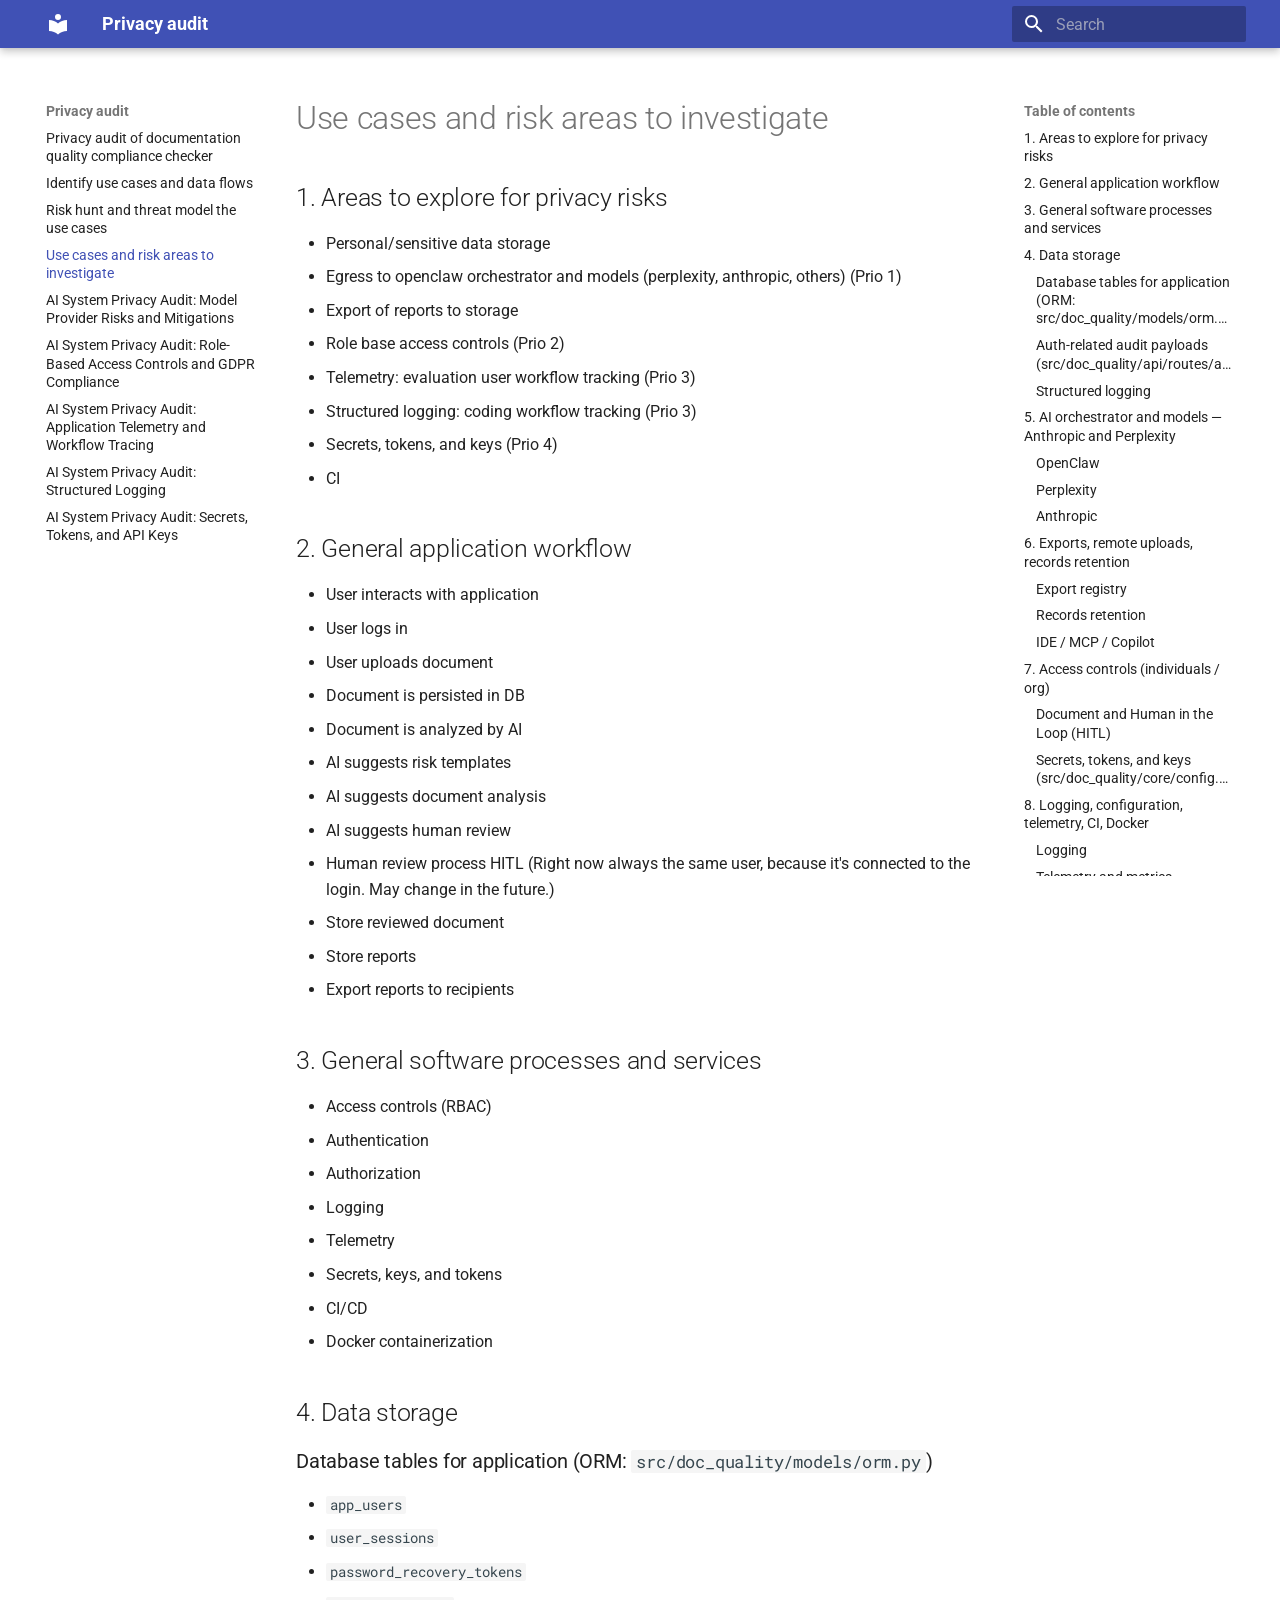
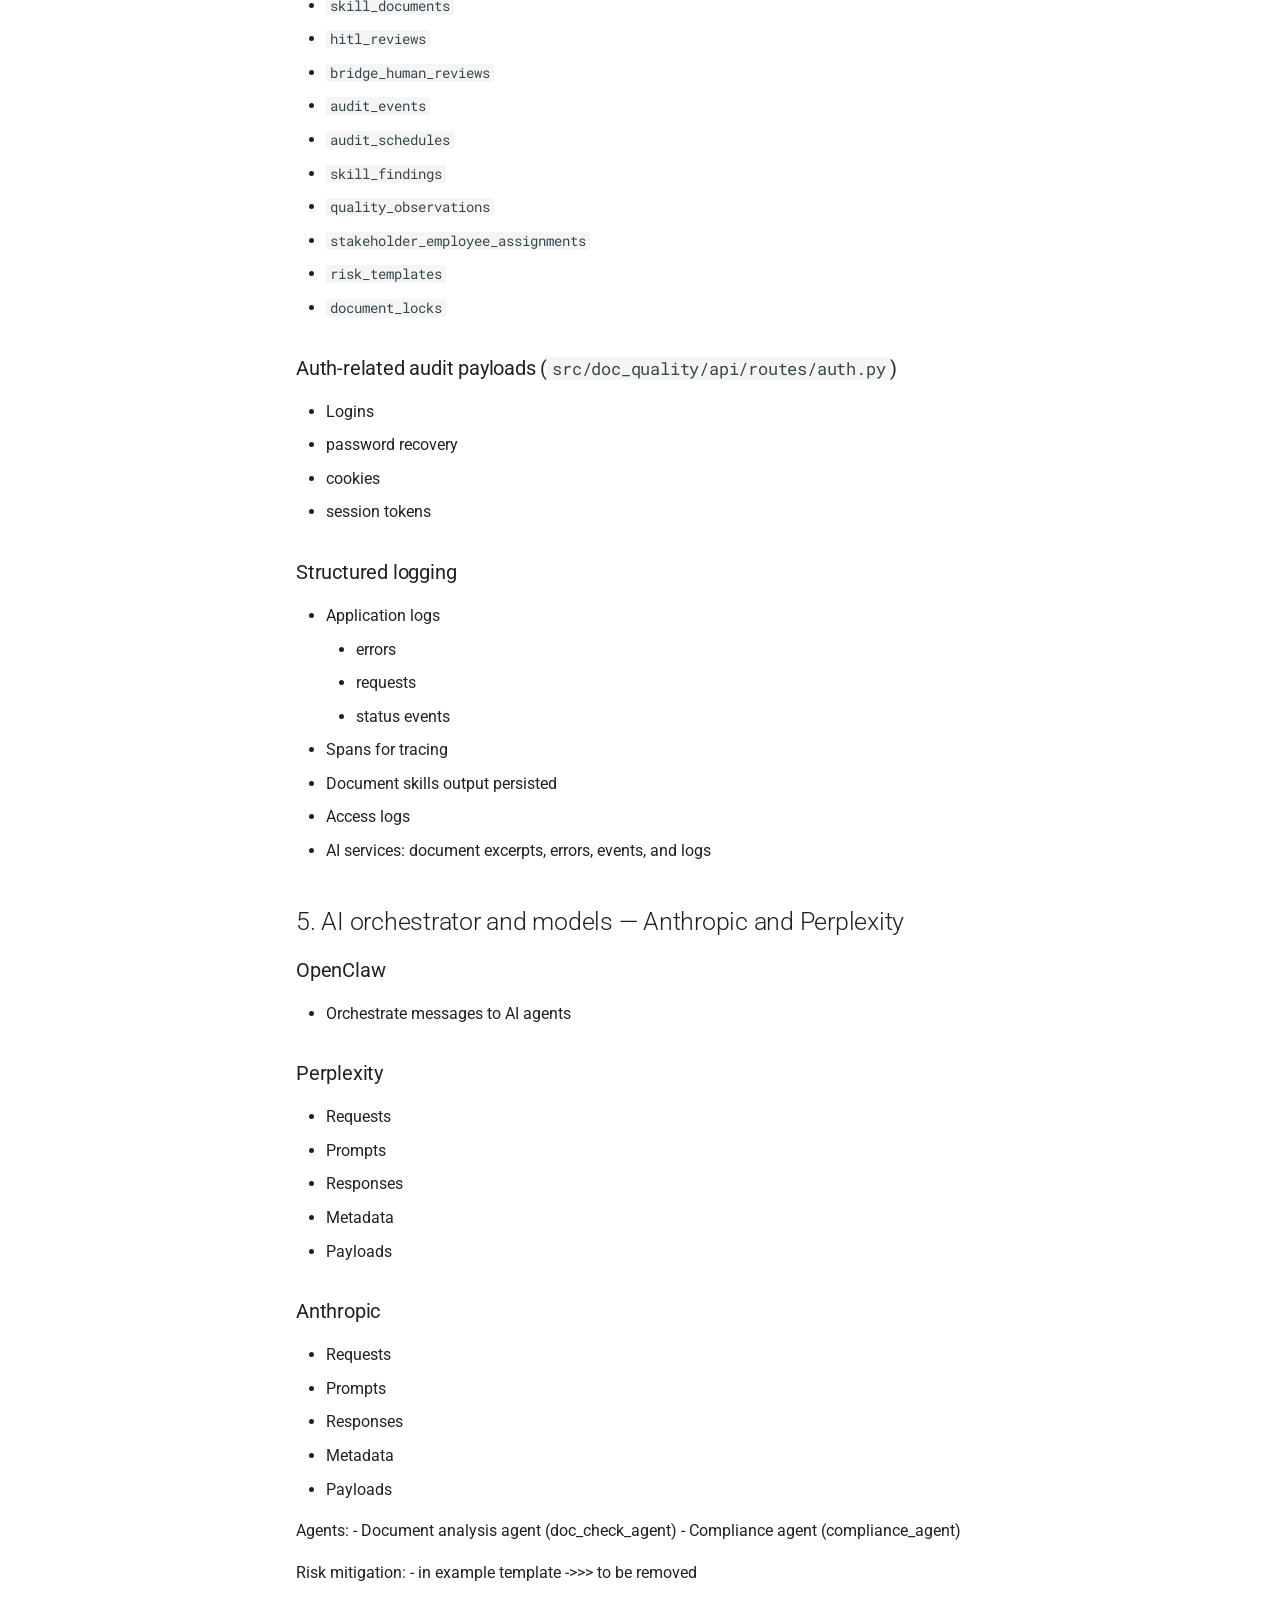
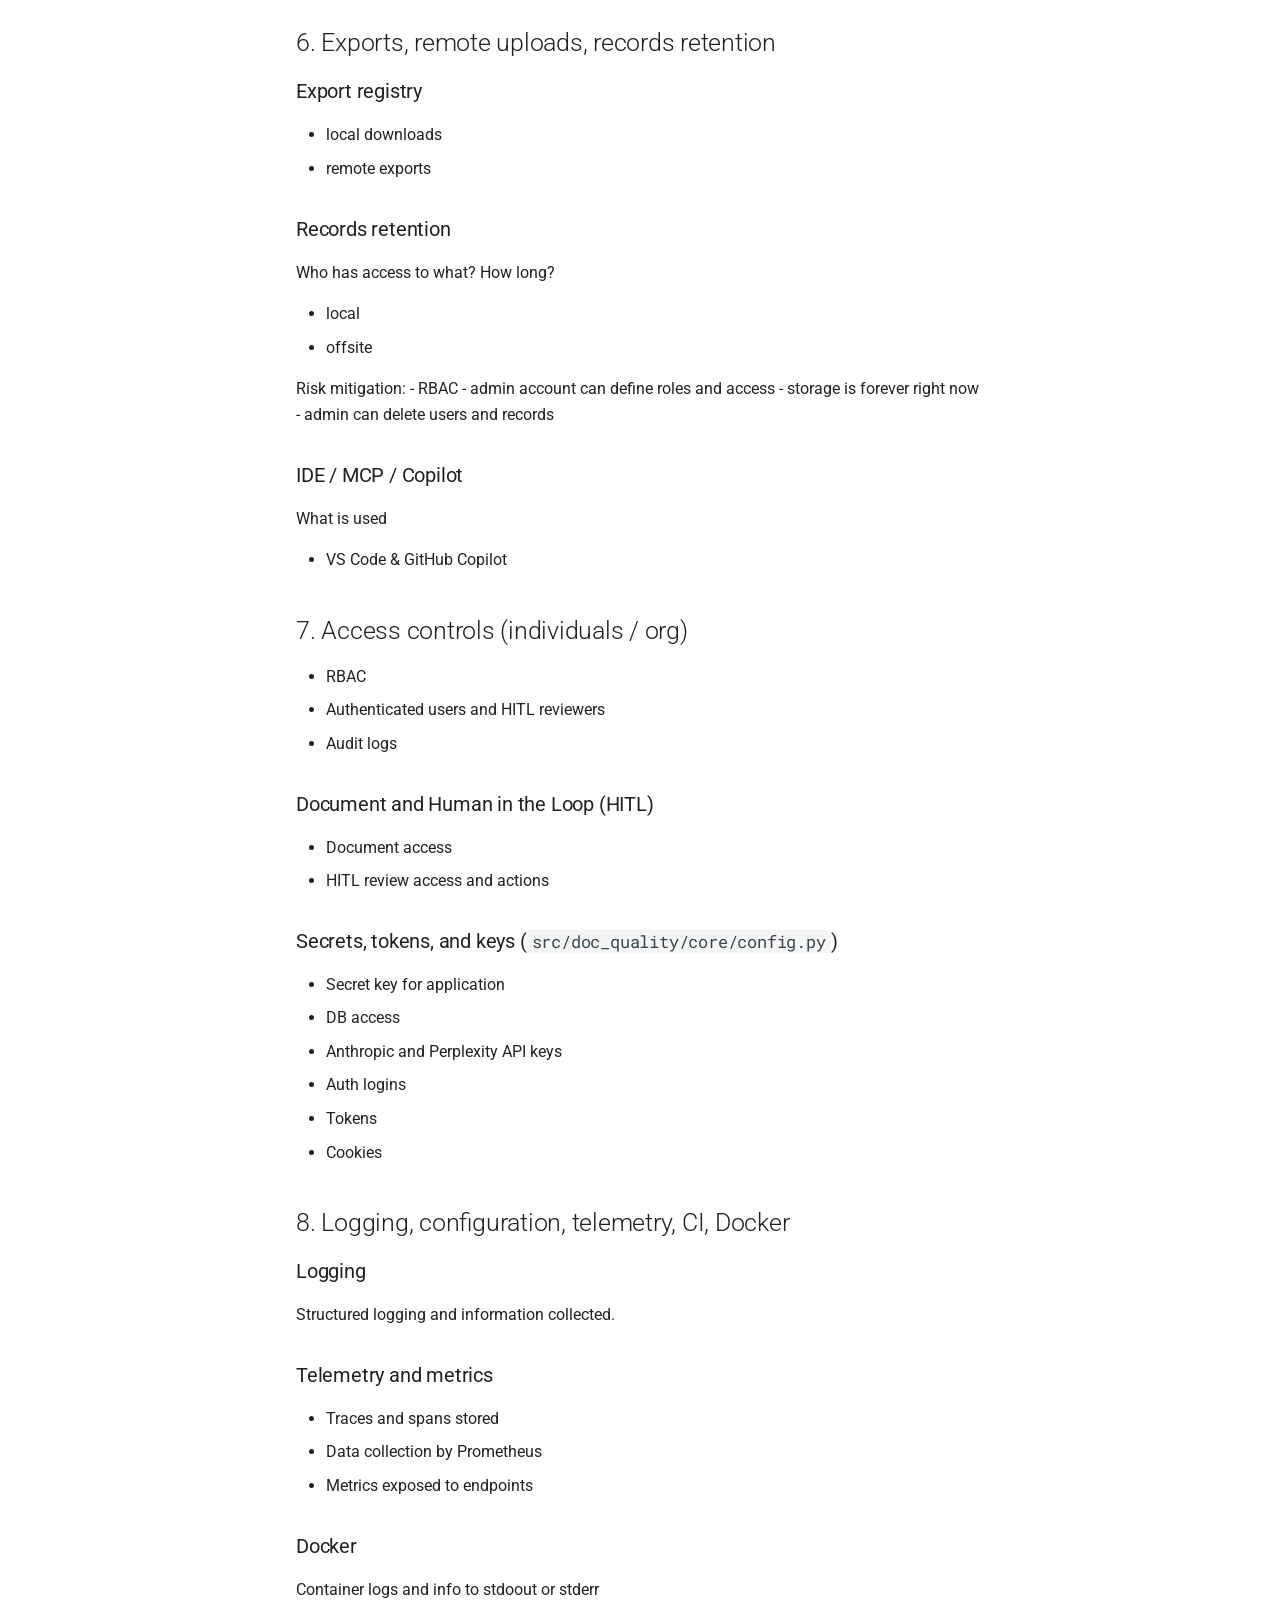
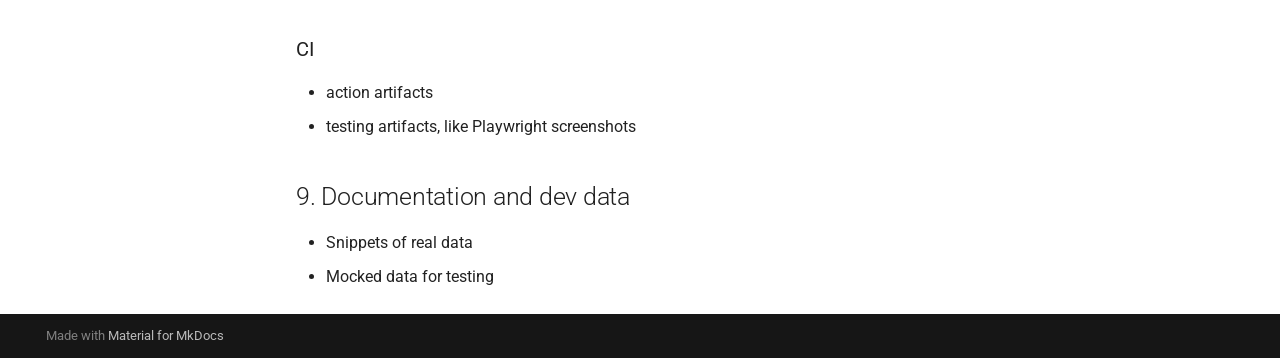
<file: 03-week2_use_cases_risks/index.html>
<!DOCTYPE html><html lang="en" class="no-js"><head>
    
      <meta charset="utf-8">
      <meta name="viewport" content="width=device-width,initial-scale=1">
      
      
      
        <link rel="canonical" href="https://willingc.github.io/compliance-checker/03-week2_use_cases_risks/">
      
      
        <link rel="prev" href="../03-week2_risk_model/">
      
      
        <link rel="next" href="../04-risks_01_models/">
      
      
        
      
      
      <link rel="icon" href="../assets/images/favicon.png">
      <meta name="generator" content="mkdocs-1.6.1, mkdocs-material-9.7.6">
    
    
      
        <title>Use cases and risk areas to investigate - Privacy audit</title>
      
    
    
      <link rel="stylesheet" href="../assets/stylesheets/main.484c7ddc.min.css">
      
      


    
    
      
    
    
      
        
        
        <link rel="preconnect" href="https://fonts.gstatic.com" crossorigin="">
        <link rel="stylesheet" href="https://fonts.googleapis.com/css?family=Roboto:300,300i,400,400i,700,700i%7CRoboto+Mono:400,400i,700,700i&amp;display=fallback">
        <style>:root{--md-text-font:"Roboto";--md-code-font:"Roboto Mono"}</style>
      
    
    
    <script>__md_scope=new URL("..",location),__md_hash=e=>[...e].reduce(((e,_)=>(e<<5)-e+_.charCodeAt(0)),0),__md_get=(e,_=localStorage,t=__md_scope)=>JSON.parse(_.getItem(t.pathname+"."+e)),__md_set=(e,_,t=localStorage,a=__md_scope)=>{try{t.setItem(a.pathname+"."+e,JSON.stringify(_))}catch(e){}}</script>
    
      

    
    
  <link href="../assets/stylesheets/glightbox.min.css" rel="stylesheet"><script src="../assets/javascripts/glightbox.min.js"></script><style id="glightbox-style">
            html.glightbox-open { overflow: initial; height: 100%; }
            .gslide-title { margin-top: 0px; user-select: text; }
            .gslide-desc { color: #666; user-select: text; }
            .gslide-image img { background: white; }
            .glightbox-clean .gslide-media { -webkit-box-shadow: none; box-shadow: none; }
            .gscrollbar-fixer { padding-right: 15px; }
            .gdesc-inner { font-size: 0.75rem; }
            body[data-md-color-scheme="slate"] .gdesc-inner { background: var(--md-default-bg-color); }
            body[data-md-color-scheme="slate"] .gslide-title { color: var(--md-default-fg-color); }
            body[data-md-color-scheme="slate"] .gslide-desc { color: var(--md-default-fg-color); }
        </style></head>
  
  
    <body dir="ltr">
  
    
    <input class="md-toggle" data-md-toggle="drawer" type="checkbox" id="__drawer" autocomplete="off">
    <input class="md-toggle" data-md-toggle="search" type="checkbox" id="__search" autocomplete="off">
    <label class="md-overlay" for="__drawer"></label>
    <div data-md-component="skip">
      
        
        <a href="#use-cases-and-risk-areas-to-investigate" class="md-skip">
          Skip to content
        </a>
      
    </div>
    <div data-md-component="announce">
      
    </div>
    
    
      

  

<header class="md-header md-header--shadow" data-md-component="header">
  <nav class="md-header__inner md-grid" aria-label="Header">
    <a href=".." title="Privacy audit" class="md-header__button md-logo" aria-label="Privacy audit" data-md-component="logo">
      
  
  <svg xmlns="http://www.w3.org/2000/svg" viewBox="0 0 24 24"><path d="M12 8a3 3 0 0 0 3-3 3 3 0 0 0-3-3 3 3 0 0 0-3 3 3 3 0 0 0 3 3m0 3.54C9.64 9.35 6.5 8 3 8v11c3.5 0 6.64 1.35 9 3.54 2.36-2.19 5.5-3.54 9-3.54V8c-3.5 0-6.64 1.35-9 3.54"></path></svg>

    </a>
    <label class="md-header__button md-icon" for="__drawer">
      
      <svg xmlns="http://www.w3.org/2000/svg" viewBox="0 0 24 24"><path d="M3 6h18v2H3zm0 5h18v2H3zm0 5h18v2H3z"></path></svg>
    </label>
    <div class="md-header__title" data-md-component="header-title">
      <div class="md-header__ellipsis">
        <div class="md-header__topic">
          <span class="md-ellipsis">
            Privacy audit
          </span>
        </div>
        <div class="md-header__topic" data-md-component="header-topic">
          <span class="md-ellipsis">
            
              Use cases and risk areas to investigate
            
          </span>
        </div>
      </div>
    </div>
    
    
      <script>var palette=__md_get("__palette");if(palette&&palette.color){if("(prefers-color-scheme)"===palette.color.media){var media=matchMedia("(prefers-color-scheme: light)"),input=document.querySelector(media.matches?"[data-md-color-media='(prefers-color-scheme: light)']":"[data-md-color-media='(prefers-color-scheme: dark)']");palette.color.media=input.getAttribute("data-md-color-media"),palette.color.scheme=input.getAttribute("data-md-color-scheme"),palette.color.primary=input.getAttribute("data-md-color-primary"),palette.color.accent=input.getAttribute("data-md-color-accent")}for(var[key,value]of Object.entries(palette.color))document.body.setAttribute("data-md-color-"+key,value)}</script>
    
    
    
      
      
        <label class="md-header__button md-icon" for="__search">
          
          <svg xmlns="http://www.w3.org/2000/svg" viewBox="0 0 24 24"><path d="M9.5 3A6.5 6.5 0 0 1 16 9.5c0 1.61-.59 3.09-1.56 4.23l.27.27h.79l5 5-1.5 1.5-5-5v-.79l-.27-.27A6.52 6.52 0 0 1 9.5 16 6.5 6.5 0 0 1 3 9.5 6.5 6.5 0 0 1 9.5 3m0 2C7 5 5 7 5 9.5S7 14 9.5 14 14 12 14 9.5 12 5 9.5 5"></path></svg>
        </label>
        <div class="md-search" data-md-component="search" role="dialog">
  <label class="md-search__overlay" for="__search"></label>
  <div class="md-search__inner" role="search">
    <form class="md-search__form" name="search">
      <input type="text" class="md-search__input" name="query" aria-label="Search" placeholder="Search" autocapitalize="off" autocorrect="off" autocomplete="off" spellcheck="false" data-md-component="search-query" required="">
      <label class="md-search__icon md-icon" for="__search">
        
        <svg xmlns="http://www.w3.org/2000/svg" viewBox="0 0 24 24"><path d="M9.5 3A6.5 6.5 0 0 1 16 9.5c0 1.61-.59 3.09-1.56 4.23l.27.27h.79l5 5-1.5 1.5-5-5v-.79l-.27-.27A6.52 6.52 0 0 1 9.5 16 6.5 6.5 0 0 1 3 9.5 6.5 6.5 0 0 1 9.5 3m0 2C7 5 5 7 5 9.5S7 14 9.5 14 14 12 14 9.5 12 5 9.5 5"></path></svg>
        
        <svg xmlns="http://www.w3.org/2000/svg" viewBox="0 0 24 24"><path d="M20 11v2H8l5.5 5.5-1.42 1.42L4.16 12l7.92-7.92L13.5 5.5 8 11z"></path></svg>
      </label>
      <nav class="md-search__options" aria-label="Search">
        
        <button type="reset" class="md-search__icon md-icon" title="Clear" aria-label="Clear" tabindex="-1">
          
          <svg xmlns="http://www.w3.org/2000/svg" viewBox="0 0 24 24"><path d="M19 6.41 17.59 5 12 10.59 6.41 5 5 6.41 10.59 12 5 17.59 6.41 19 12 13.41 17.59 19 19 17.59 13.41 12z"></path></svg>
        </button>
      </nav>
      
    </form>
    <div class="md-search__output">
      <div class="md-search__scrollwrap" tabindex="0" data-md-scrollfix="">
        <div class="md-search-result" data-md-component="search-result">
          <div class="md-search-result__meta">
            Initializing search
          </div>
          <ol class="md-search-result__list" role="presentation"></ol>
        </div>
      </div>
    </div>
  </div>
</div>
      
    
    
  </nav>
  
</header>
    
    <div class="md-container" data-md-component="container">
      
      
        
          
        
      
      <main class="md-main" data-md-component="main">
        <div class="md-main__inner md-grid">
          
            
              
              <div class="md-sidebar md-sidebar--primary" data-md-component="sidebar" data-md-type="navigation">
                <div class="md-sidebar__scrollwrap">
                  <div class="md-sidebar__inner">
                    



<nav class="md-nav md-nav--primary" aria-label="Navigation" data-md-level="0">
  <label class="md-nav__title" for="__drawer">
    <a href=".." title="Privacy audit" class="md-nav__button md-logo" aria-label="Privacy audit" data-md-component="logo">
      
  
  <svg xmlns="http://www.w3.org/2000/svg" viewBox="0 0 24 24"><path d="M12 8a3 3 0 0 0 3-3 3 3 0 0 0-3-3 3 3 0 0 0-3 3 3 3 0 0 0 3 3m0 3.54C9.64 9.35 6.5 8 3 8v11c3.5 0 6.64 1.35 9 3.54 2.36-2.19 5.5-3.54 9-3.54V8c-3.5 0-6.64 1.35-9 3.54"></path></svg>

    </a>
    Privacy audit
  </label>
  
  <ul class="md-nav__list" data-md-scrollfix="">
    
      
      
  
  
  
  
    <li class="md-nav__item">
      <a href=".." class="md-nav__link">
        
  
  
  <span class="md-ellipsis">
    
  
    Privacy audit of documentation quality compliance checker
  

    
  </span>
  
  

      </a>
    </li>
  

    
      
      
  
  
  
  
    <li class="md-nav__item">
      <a href="../02-week1_use_cases/" class="md-nav__link">
        
  
  
  <span class="md-ellipsis">
    
  
    Identify use cases and data flows
  

    
  </span>
  
  

      </a>
    </li>
  

    
      
      
  
  
  
  
    <li class="md-nav__item">
      <a href="../03-week2_risk_model/" class="md-nav__link">
        
  
  
  <span class="md-ellipsis">
    
  
    Risk hunt and threat model the use cases
  

    
  </span>
  
  

      </a>
    </li>
  

    
      
      
  
  
    
  
  
  
    <li class="md-nav__item md-nav__item--active">
      
      <input class="md-nav__toggle md-toggle" type="checkbox" id="__toc">
      
      
        
      
      
        <label class="md-nav__link md-nav__link--active" for="__toc">
          
  
  
  <span class="md-ellipsis">
    
  
    Use cases and risk areas to investigate
  

    
  </span>
  
  

          <span class="md-nav__icon md-icon"></span>
        </label>
      
      <a href="./" class="md-nav__link md-nav__link--active">
        
  
  
  <span class="md-ellipsis">
    
  
    Use cases and risk areas to investigate
  

    
  </span>
  
  

      </a>
      
        

<nav class="md-nav md-nav--secondary" aria-label="Table of contents">
  
  
  
    
  
  
    <label class="md-nav__title" for="__toc">
      <span class="md-nav__icon md-icon"></span>
      Table of contents
    </label>
    <ul class="md-nav__list" data-md-component="toc" data-md-scrollfix="">
      
        <li class="md-nav__item">
  <a href="#1-areas-to-explore-for-privacy-risks" class="md-nav__link">
    <span class="md-ellipsis">
      
        1. Areas to explore for privacy risks
      
    </span>
  </a>
  
</li>
      
        <li class="md-nav__item">
  <a href="#2-general-application-workflow" class="md-nav__link">
    <span class="md-ellipsis">
      
        2. General application workflow
      
    </span>
  </a>
  
</li>
      
        <li class="md-nav__item">
  <a href="#3-general-software-processes-and-services" class="md-nav__link">
    <span class="md-ellipsis">
      
        3. General software processes and services
      
    </span>
  </a>
  
</li>
      
        <li class="md-nav__item">
  <a href="#4-data-storage" class="md-nav__link">
    <span class="md-ellipsis">
      
        4. Data storage
      
    </span>
  </a>
  
    <nav class="md-nav" aria-label="4. Data storage">
      <ul class="md-nav__list">
        
          <li class="md-nav__item">
  <a href="#database-tables-for-application-orm-srcdoc_qualitymodelsormpy" class="md-nav__link">
    <span class="md-ellipsis">
      
        Database tables for application (ORM: src/doc_quality/models/orm.py)
      
    </span>
  </a>
  
</li>
        
          <li class="md-nav__item">
  <a href="#auth-related-audit-payloads-srcdoc_qualityapiroutesauthpy" class="md-nav__link">
    <span class="md-ellipsis">
      
        Auth-related audit payloads (src/doc_quality/api/routes/auth.py)
      
    </span>
  </a>
  
</li>
        
          <li class="md-nav__item">
  <a href="#structured-logging" class="md-nav__link">
    <span class="md-ellipsis">
      
        Structured logging
      
    </span>
  </a>
  
</li>
        
      </ul>
    </nav>
  
</li>
      
        <li class="md-nav__item">
  <a href="#5-ai-orchestrator-and-models-anthropic-and-perplexity" class="md-nav__link">
    <span class="md-ellipsis">
      
        5. AI orchestrator and models — Anthropic and Perplexity
      
    </span>
  </a>
  
    <nav class="md-nav" aria-label="5. AI orchestrator and models — Anthropic and Perplexity">
      <ul class="md-nav__list">
        
          <li class="md-nav__item">
  <a href="#openclaw" class="md-nav__link">
    <span class="md-ellipsis">
      
        OpenClaw
      
    </span>
  </a>
  
</li>
        
          <li class="md-nav__item">
  <a href="#perplexity" class="md-nav__link">
    <span class="md-ellipsis">
      
        Perplexity
      
    </span>
  </a>
  
</li>
        
          <li class="md-nav__item">
  <a href="#anthropic" class="md-nav__link">
    <span class="md-ellipsis">
      
        Anthropic
      
    </span>
  </a>
  
</li>
        
      </ul>
    </nav>
  
</li>
      
        <li class="md-nav__item">
  <a href="#6-exports-remote-uploads-records-retention" class="md-nav__link">
    <span class="md-ellipsis">
      
        6. Exports, remote uploads, records retention
      
    </span>
  </a>
  
    <nav class="md-nav" aria-label="6. Exports, remote uploads, records retention">
      <ul class="md-nav__list">
        
          <li class="md-nav__item">
  <a href="#export-registry" class="md-nav__link">
    <span class="md-ellipsis">
      
        Export registry
      
    </span>
  </a>
  
</li>
        
          <li class="md-nav__item">
  <a href="#records-retention" class="md-nav__link">
    <span class="md-ellipsis">
      
        Records retention
      
    </span>
  </a>
  
</li>
        
          <li class="md-nav__item">
  <a href="#ide-mcp-copilot" class="md-nav__link">
    <span class="md-ellipsis">
      
        IDE / MCP / Copilot
      
    </span>
  </a>
  
</li>
        
      </ul>
    </nav>
  
</li>
      
        <li class="md-nav__item">
  <a href="#7-access-controls-individuals-org" class="md-nav__link">
    <span class="md-ellipsis">
      
        7. Access controls (individuals / org)
      
    </span>
  </a>
  
    <nav class="md-nav" aria-label="7. Access controls (individuals / org)">
      <ul class="md-nav__list">
        
          <li class="md-nav__item">
  <a href="#document-and-human-in-the-loop-hitl" class="md-nav__link">
    <span class="md-ellipsis">
      
        Document and Human in the Loop (HITL)
      
    </span>
  </a>
  
</li>
        
          <li class="md-nav__item">
  <a href="#secrets-tokens-and-keys-srcdoc_qualitycoreconfigpy" class="md-nav__link">
    <span class="md-ellipsis">
      
        Secrets, tokens, and keys (src/doc_quality/core/config.py)
      
    </span>
  </a>
  
</li>
        
      </ul>
    </nav>
  
</li>
      
        <li class="md-nav__item">
  <a href="#8-logging-configuration-telemetry-ci-docker" class="md-nav__link">
    <span class="md-ellipsis">
      
        8. Logging, configuration, telemetry, CI, Docker
      
    </span>
  </a>
  
    <nav class="md-nav" aria-label="8. Logging, configuration, telemetry, CI, Docker">
      <ul class="md-nav__list">
        
          <li class="md-nav__item">
  <a href="#logging" class="md-nav__link">
    <span class="md-ellipsis">
      
        Logging
      
    </span>
  </a>
  
</li>
        
          <li class="md-nav__item">
  <a href="#telemetry-and-metrics" class="md-nav__link">
    <span class="md-ellipsis">
      
        Telemetry and metrics
      
    </span>
  </a>
  
</li>
        
          <li class="md-nav__item">
  <a href="#docker" class="md-nav__link">
    <span class="md-ellipsis">
      
        Docker
      
    </span>
  </a>
  
</li>
        
          <li class="md-nav__item">
  <a href="#ci" class="md-nav__link">
    <span class="md-ellipsis">
      
        CI
      
    </span>
  </a>
  
</li>
        
      </ul>
    </nav>
  
</li>
      
        <li class="md-nav__item">
  <a href="#9-documentation-and-dev-data" class="md-nav__link">
    <span class="md-ellipsis">
      
        9. Documentation and dev data
      
    </span>
  </a>
  
</li>
      
    </ul>
  
</nav>
      
    </li>
  

    
      
      
  
  
  
  
    <li class="md-nav__item">
      <a href="../04-risks_01_models/" class="md-nav__link">
        
  
  
  <span class="md-ellipsis">
    
  
    AI System Privacy Audit: Model Provider Risks and Mitigations
  

    
  </span>
  
  

      </a>
    </li>
  

    
      
      
  
  
  
  
    <li class="md-nav__item">
      <a href="../04-risks_02_access_control/" class="md-nav__link">
        
  
  
  <span class="md-ellipsis">
    
  
    AI System Privacy Audit: Role-Based Access Controls and GDPR Compliance
  

    
  </span>
  
  

      </a>
    </li>
  

    
      
      
  
  
  
  
    <li class="md-nav__item">
      <a href="../04-risks_03_telemetry/" class="md-nav__link">
        
  
  
  <span class="md-ellipsis">
    
  
    AI System Privacy Audit: Application Telemetry and Workflow Tracing
  

    
  </span>
  
  

      </a>
    </li>
  

    
      
      
  
  
  
  
    <li class="md-nav__item">
      <a href="../04-risks_03_structured_logging/" class="md-nav__link">
        
  
  
  <span class="md-ellipsis">
    
  
    AI System Privacy Audit: Structured Logging
  

    
  </span>
  
  

      </a>
    </li>
  

    
      
      
  
  
  
  
    <li class="md-nav__item">
      <a href="../04-risks_04_secrets_tokens_keys/" class="md-nav__link">
        
  
  
  <span class="md-ellipsis">
    
  
    AI System Privacy Audit: Secrets, Tokens, and API Keys
  

    
  </span>
  
  

      </a>
    </li>
  

    
  </ul>
</nav>
                  </div>
                </div>
              </div>
            
            
              
              <div class="md-sidebar md-sidebar--secondary" data-md-component="sidebar" data-md-type="toc">
                <div class="md-sidebar__scrollwrap">
                  <div class="md-sidebar__inner">
                    

<nav class="md-nav md-nav--secondary" aria-label="Table of contents">
  
  
  
    
  
  
    <label class="md-nav__title" for="__toc">
      <span class="md-nav__icon md-icon"></span>
      Table of contents
    </label>
    <ul class="md-nav__list" data-md-component="toc" data-md-scrollfix="">
      
        <li class="md-nav__item">
  <a href="#1-areas-to-explore-for-privacy-risks" class="md-nav__link">
    <span class="md-ellipsis">
      
        1. Areas to explore for privacy risks
      
    </span>
  </a>
  
</li>
      
        <li class="md-nav__item">
  <a href="#2-general-application-workflow" class="md-nav__link">
    <span class="md-ellipsis">
      
        2. General application workflow
      
    </span>
  </a>
  
</li>
      
        <li class="md-nav__item">
  <a href="#3-general-software-processes-and-services" class="md-nav__link">
    <span class="md-ellipsis">
      
        3. General software processes and services
      
    </span>
  </a>
  
</li>
      
        <li class="md-nav__item">
  <a href="#4-data-storage" class="md-nav__link">
    <span class="md-ellipsis">
      
        4. Data storage
      
    </span>
  </a>
  
    <nav class="md-nav" aria-label="4. Data storage">
      <ul class="md-nav__list">
        
          <li class="md-nav__item">
  <a href="#database-tables-for-application-orm-srcdoc_qualitymodelsormpy" class="md-nav__link">
    <span class="md-ellipsis">
      
        Database tables for application (ORM: src/doc_quality/models/orm.py)
      
    </span>
  </a>
  
</li>
        
          <li class="md-nav__item">
  <a href="#auth-related-audit-payloads-srcdoc_qualityapiroutesauthpy" class="md-nav__link">
    <span class="md-ellipsis">
      
        Auth-related audit payloads (src/doc_quality/api/routes/auth.py)
      
    </span>
  </a>
  
</li>
        
          <li class="md-nav__item">
  <a href="#structured-logging" class="md-nav__link">
    <span class="md-ellipsis">
      
        Structured logging
      
    </span>
  </a>
  
</li>
        
      </ul>
    </nav>
  
</li>
      
        <li class="md-nav__item">
  <a href="#5-ai-orchestrator-and-models-anthropic-and-perplexity" class="md-nav__link">
    <span class="md-ellipsis">
      
        5. AI orchestrator and models — Anthropic and Perplexity
      
    </span>
  </a>
  
    <nav class="md-nav" aria-label="5. AI orchestrator and models — Anthropic and Perplexity">
      <ul class="md-nav__list">
        
          <li class="md-nav__item">
  <a href="#openclaw" class="md-nav__link">
    <span class="md-ellipsis">
      
        OpenClaw
      
    </span>
  </a>
  
</li>
        
          <li class="md-nav__item">
  <a href="#perplexity" class="md-nav__link">
    <span class="md-ellipsis">
      
        Perplexity
      
    </span>
  </a>
  
</li>
        
          <li class="md-nav__item">
  <a href="#anthropic" class="md-nav__link">
    <span class="md-ellipsis">
      
        Anthropic
      
    </span>
  </a>
  
</li>
        
      </ul>
    </nav>
  
</li>
      
        <li class="md-nav__item">
  <a href="#6-exports-remote-uploads-records-retention" class="md-nav__link">
    <span class="md-ellipsis">
      
        6. Exports, remote uploads, records retention
      
    </span>
  </a>
  
    <nav class="md-nav" aria-label="6. Exports, remote uploads, records retention">
      <ul class="md-nav__list">
        
          <li class="md-nav__item">
  <a href="#export-registry" class="md-nav__link">
    <span class="md-ellipsis">
      
        Export registry
      
    </span>
  </a>
  
</li>
        
          <li class="md-nav__item">
  <a href="#records-retention" class="md-nav__link">
    <span class="md-ellipsis">
      
        Records retention
      
    </span>
  </a>
  
</li>
        
          <li class="md-nav__item">
  <a href="#ide-mcp-copilot" class="md-nav__link">
    <span class="md-ellipsis">
      
        IDE / MCP / Copilot
      
    </span>
  </a>
  
</li>
        
      </ul>
    </nav>
  
</li>
      
        <li class="md-nav__item">
  <a href="#7-access-controls-individuals-org" class="md-nav__link">
    <span class="md-ellipsis">
      
        7. Access controls (individuals / org)
      
    </span>
  </a>
  
    <nav class="md-nav" aria-label="7. Access controls (individuals / org)">
      <ul class="md-nav__list">
        
          <li class="md-nav__item">
  <a href="#document-and-human-in-the-loop-hitl" class="md-nav__link">
    <span class="md-ellipsis">
      
        Document and Human in the Loop (HITL)
      
    </span>
  </a>
  
</li>
        
          <li class="md-nav__item">
  <a href="#secrets-tokens-and-keys-srcdoc_qualitycoreconfigpy" class="md-nav__link">
    <span class="md-ellipsis">
      
        Secrets, tokens, and keys (src/doc_quality/core/config.py)
      
    </span>
  </a>
  
</li>
        
      </ul>
    </nav>
  
</li>
      
        <li class="md-nav__item">
  <a href="#8-logging-configuration-telemetry-ci-docker" class="md-nav__link">
    <span class="md-ellipsis">
      
        8. Logging, configuration, telemetry, CI, Docker
      
    </span>
  </a>
  
    <nav class="md-nav" aria-label="8. Logging, configuration, telemetry, CI, Docker">
      <ul class="md-nav__list">
        
          <li class="md-nav__item">
  <a href="#logging" class="md-nav__link">
    <span class="md-ellipsis">
      
        Logging
      
    </span>
  </a>
  
</li>
        
          <li class="md-nav__item">
  <a href="#telemetry-and-metrics" class="md-nav__link">
    <span class="md-ellipsis">
      
        Telemetry and metrics
      
    </span>
  </a>
  
</li>
        
          <li class="md-nav__item">
  <a href="#docker" class="md-nav__link">
    <span class="md-ellipsis">
      
        Docker
      
    </span>
  </a>
  
</li>
        
          <li class="md-nav__item">
  <a href="#ci" class="md-nav__link">
    <span class="md-ellipsis">
      
        CI
      
    </span>
  </a>
  
</li>
        
      </ul>
    </nav>
  
</li>
      
        <li class="md-nav__item">
  <a href="#9-documentation-and-dev-data" class="md-nav__link">
    <span class="md-ellipsis">
      
        9. Documentation and dev data
      
    </span>
  </a>
  
</li>
      
    </ul>
  
</nav>
                  </div>
                </div>
              </div>
            
          
          
            <div class="md-content" data-md-component="content">
              
              <article class="md-content__inner md-typeset">
                
                  



<h1 id="use-cases-and-risk-areas-to-investigate">Use cases and risk areas to investigate</h1>
<h2 id="1-areas-to-explore-for-privacy-risks">1. Areas to explore for privacy risks</h2>
<ul>
<li>Personal/sensitive data storage </li>
<li>Egress to openclaw orchestrator and models (perplexity, anthropic, others) (Prio 1)</li>
<li>Export of reports to storage</li>
<li>Role base access controls (Prio 2)</li>
<li>Telemetry: evaluation user workflow tracking (Prio 3)</li>
<li>Structured logging: coding workflow tracking (Prio 3)</li>
<li>Secrets, tokens, and keys (Prio 4)</li>
<li>CI</li>
</ul>
<h2 id="2-general-application-workflow">2. General application workflow</h2>
<ul>
<li>User interacts with application</li>
<li>User logs in</li>
<li>User uploads document</li>
<li>Document is persisted in DB</li>
<li>Document is analyzed by AI</li>
<li>AI suggests risk templates</li>
<li>AI suggests document analysis</li>
<li>AI suggests human review</li>
<li>Human review process HITL (Right now always the same user, because it's connected to the login. May change in the future.)</li>
<li>Store reviewed document</li>
<li>Store reports</li>
<li>Export reports to recipients</li>
</ul>
<h2 id="3-general-software-processes-and-services">3. General software processes and services</h2>
<ul>
<li>Access controls (RBAC)</li>
<li>Authentication</li>
<li>Authorization</li>
<li>Logging</li>
<li>Telemetry</li>
<li>Secrets, keys, and tokens</li>
<li>CI/CD</li>
<li>Docker containerization</li>
</ul>
<h2 id="4-data-storage">4. Data storage</h2>
<h3 id="database-tables-for-application-orm-srcdoc_qualitymodelsormpy">Database tables for application (ORM: <code>src/doc_quality/models/orm.py</code>)</h3>
<ul>
<li><code>app_users</code></li>
<li><code>user_sessions</code></li>
<li><code>password_recovery_tokens</code></li>
<li><code>skill_documents</code> </li>
<li><code>hitl_reviews</code></li>
<li><code>bridge_human_reviews</code></li>
<li><code>audit_events</code></li>
<li><code>audit_schedules</code></li>
<li><code>skill_findings</code></li>
<li><code>quality_observations</code></li>
<li><code>stakeholder_employee_assignments</code></li>
<li><code>risk_templates</code></li>
<li><code>document_locks</code></li>
</ul>
<h3 id="auth-related-audit-payloads-srcdoc_qualityapiroutesauthpy">Auth-related audit payloads (<code>src/doc_quality/api/routes/auth.py</code>)</h3>
<ul>
<li>Logins</li>
<li>password recovery</li>
<li>cookies</li>
<li>session tokens</li>
</ul>
<h3 id="structured-logging">Structured logging</h3>
<ul>
<li>Application logs<ul>
<li>errors</li>
<li>requests</li>
<li>status events</li>
</ul>
</li>
<li>Spans for tracing</li>
<li>Document skills output persisted</li>
<li>Access logs</li>
<li>AI services: document excerpts, errors, events, and logs</li>
</ul>
<h2 id="5-ai-orchestrator-and-models-anthropic-and-perplexity">5. AI orchestrator and models — Anthropic and Perplexity</h2>
<h3 id="openclaw">OpenClaw</h3>
<ul>
<li>Orchestrate messages to AI agents</li>
</ul>
<h3 id="perplexity">Perplexity</h3>
<ul>
<li>Requests</li>
<li>Prompts</li>
<li>Responses</li>
<li>Metadata</li>
<li>Payloads</li>
</ul>
<h3 id="anthropic">Anthropic</h3>
<ul>
<li>Requests</li>
<li>Prompts</li>
<li>Responses</li>
<li>Metadata</li>
<li>Payloads</li>
</ul>
<p>Agents:
- Document analysis agent (doc_check_agent)
- Compliance agent (compliance_agent)</p>
<p>Risk mitigation: 
- in example template -&gt;&gt;&gt; to be removed</p>
<h2 id="6-exports-remote-uploads-records-retention">6. Exports, remote uploads, records retention</h2>
<h3 id="export-registry">Export registry</h3>
<ul>
<li>local downloads</li>
<li>remote exports</li>
</ul>
<h3 id="records-retention">Records retention</h3>
<p>Who has access to what?
How long?</p>
<ul>
<li>local</li>
<li>offsite</li>
</ul>
<p>Risk mitigation:
- RBAC 
- admin account can define roles and access
- storage is forever right now
- admin can delete users and records</p>
<h3 id="ide-mcp-copilot">IDE / MCP / Copilot</h3>
<p>What is used</p>
<ul>
<li>VS Code &amp; GitHub Copilot</li>
</ul>
<h2 id="7-access-controls-individuals-org">7. Access controls (individuals / org)</h2>
<ul>
<li>RBAC</li>
<li>Authenticated users and HITL reviewers</li>
<li>Audit logs</li>
</ul>
<h3 id="document-and-human-in-the-loop-hitl">Document and Human in the Loop (HITL)</h3>
<ul>
<li>Document access</li>
<li>HITL review access and actions</li>
</ul>
<h3 id="secrets-tokens-and-keys-srcdoc_qualitycoreconfigpy">Secrets, tokens, and keys (<code>src/doc_quality/core/config.py</code>)</h3>
<ul>
<li>Secret key for application</li>
<li>DB access</li>
<li>Anthropic and Perplexity API keys</li>
<li>Auth logins</li>
<li>Tokens</li>
<li>Cookies</li>
</ul>
<h2 id="8-logging-configuration-telemetry-ci-docker">8. Logging, configuration, telemetry, CI, Docker</h2>
<h3 id="logging">Logging</h3>
<p>Structured logging and information collected.</p>
<h3 id="telemetry-and-metrics">Telemetry and metrics</h3>
<ul>
<li>Traces and spans stored</li>
<li>Data collection by Prometheus</li>
<li>Metrics exposed to endpoints</li>
</ul>
<h3 id="docker">Docker</h3>
<p>Container logs and info to stdoout or stderr</p>
<h3 id="ci">CI</h3>
<ul>
<li>action artifacts</li>
<li>testing artifacts, like Playwright screenshots</li>
</ul>
<h2 id="9-documentation-and-dev-data">9. Documentation and dev data</h2>
<ul>
<li>Snippets of real data</li>
<li>Mocked data for testing</li>
</ul>












                
              </article>
            </div>
          
          
<script>var target=document.getElementById(location.hash.slice(1));target&&target.name&&(target.checked=target.name.startsWith("__tabbed_"))</script>
        </div>
        
      </main>
      
        <footer class="md-footer">
  
  <div class="md-footer-meta md-typeset">
    <div class="md-footer-meta__inner md-grid">
      <div class="md-copyright">
  
  
    Made with
    <a href="https://squidfunk.github.io/mkdocs-material/" target="_blank" rel="noopener">
      Material for MkDocs
    </a>
  
</div>
      
    </div>
  </div>
</footer>
      
    </div>
    <div class="md-dialog" data-md-component="dialog">
      <div class="md-dialog__inner md-typeset"></div>
    </div>
    
    
    
      
      
      <script id="__config" type="application/json">{"annotate": null, "base": "..", "features": ["navigation.indexes"], "search": "../assets/javascripts/workers/search.2c215733.min.js", "tags": null, "translations": {"clipboard.copied": "Copied to clipboard", "clipboard.copy": "Copy to clipboard", "search.result.more.one": "1 more on this page", "search.result.more.other": "# more on this page", "search.result.none": "No matching documents", "search.result.one": "1 matching document", "search.result.other": "# matching documents", "search.result.placeholder": "Type to start searching", "search.result.term.missing": "Missing", "select.version": "Select version"}, "version": null}</script>
    
    
      <script src="../assets/javascripts/bundle.79ae519e.min.js"></script>
      
    
  
<script id="init-glightbox">const lightbox = GLightbox({"touchNavigation": false, "loop": false, "zoomable": true, "draggable": false, "openEffect": "zoom", "closeEffect": "zoom", "slideEffect": "none"});
document$.subscribe(()=>{ lightbox.reload(); });
</script></body></html>
</file>
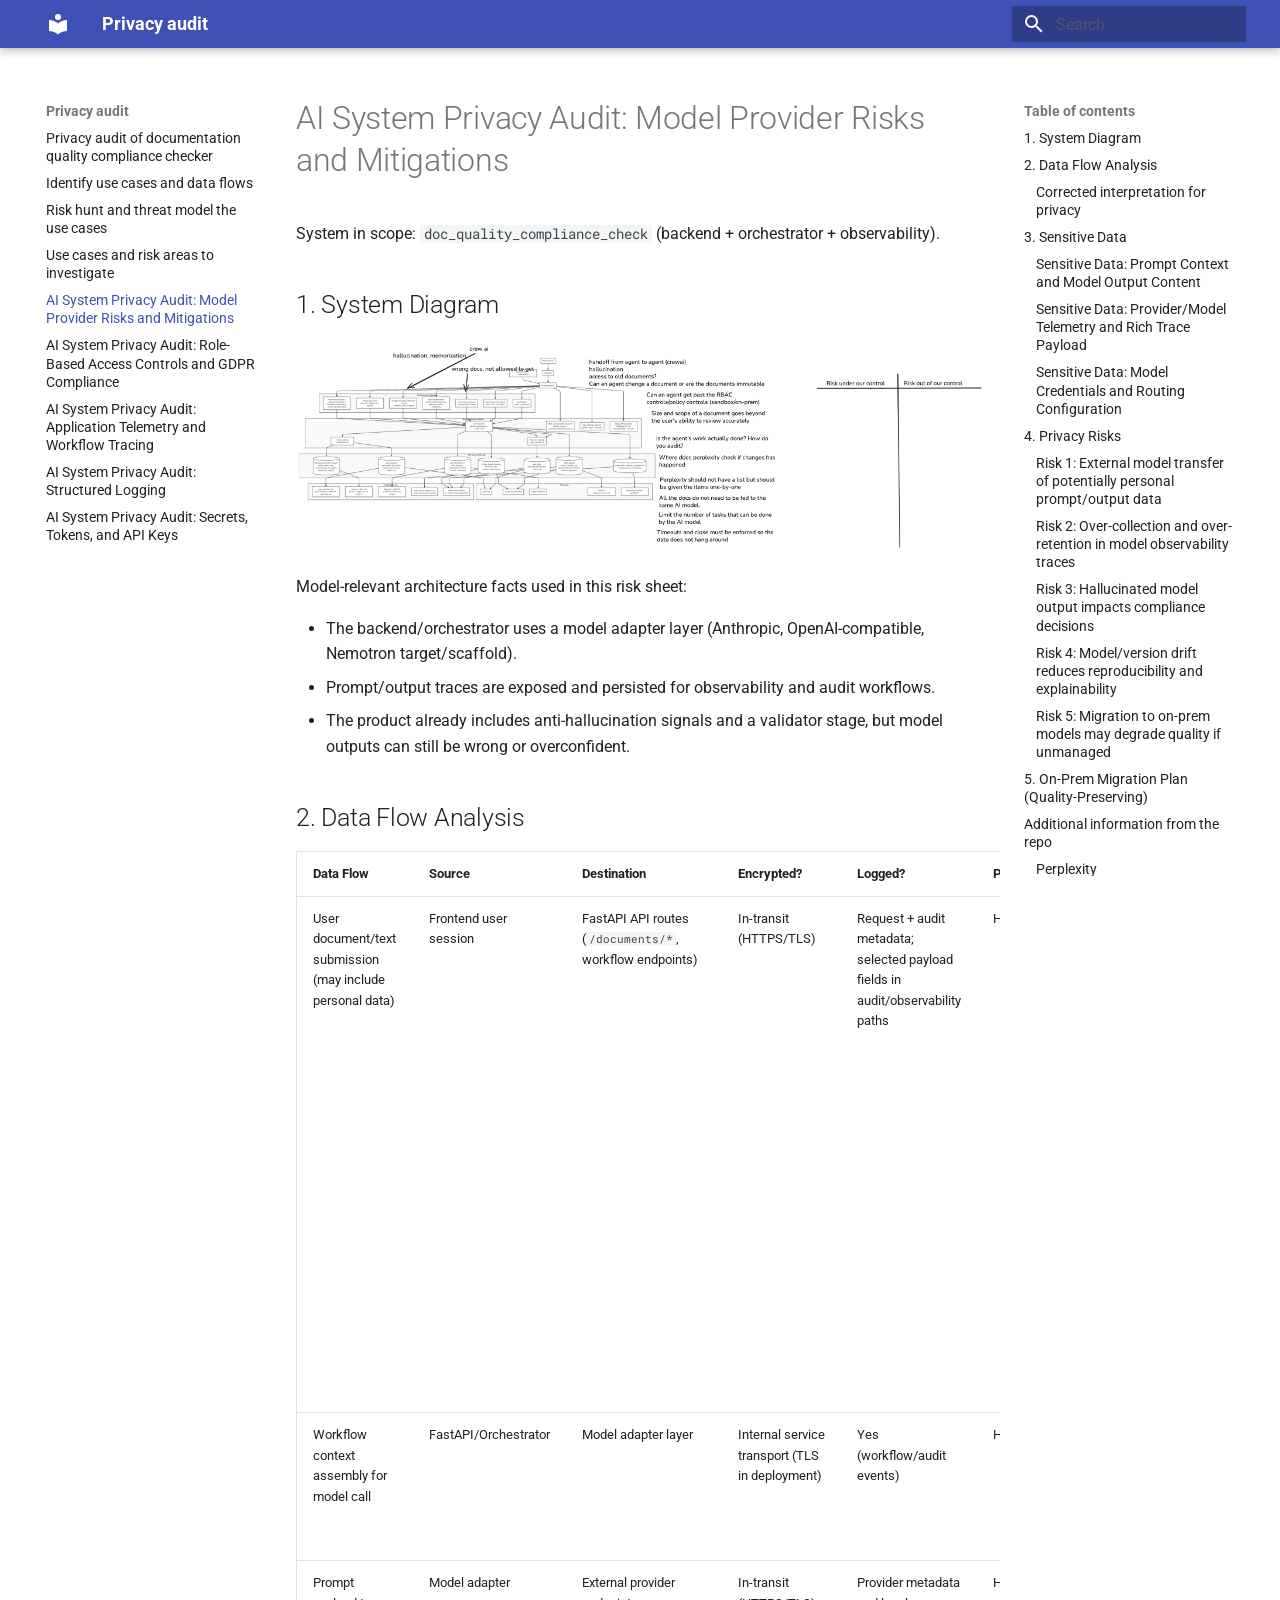
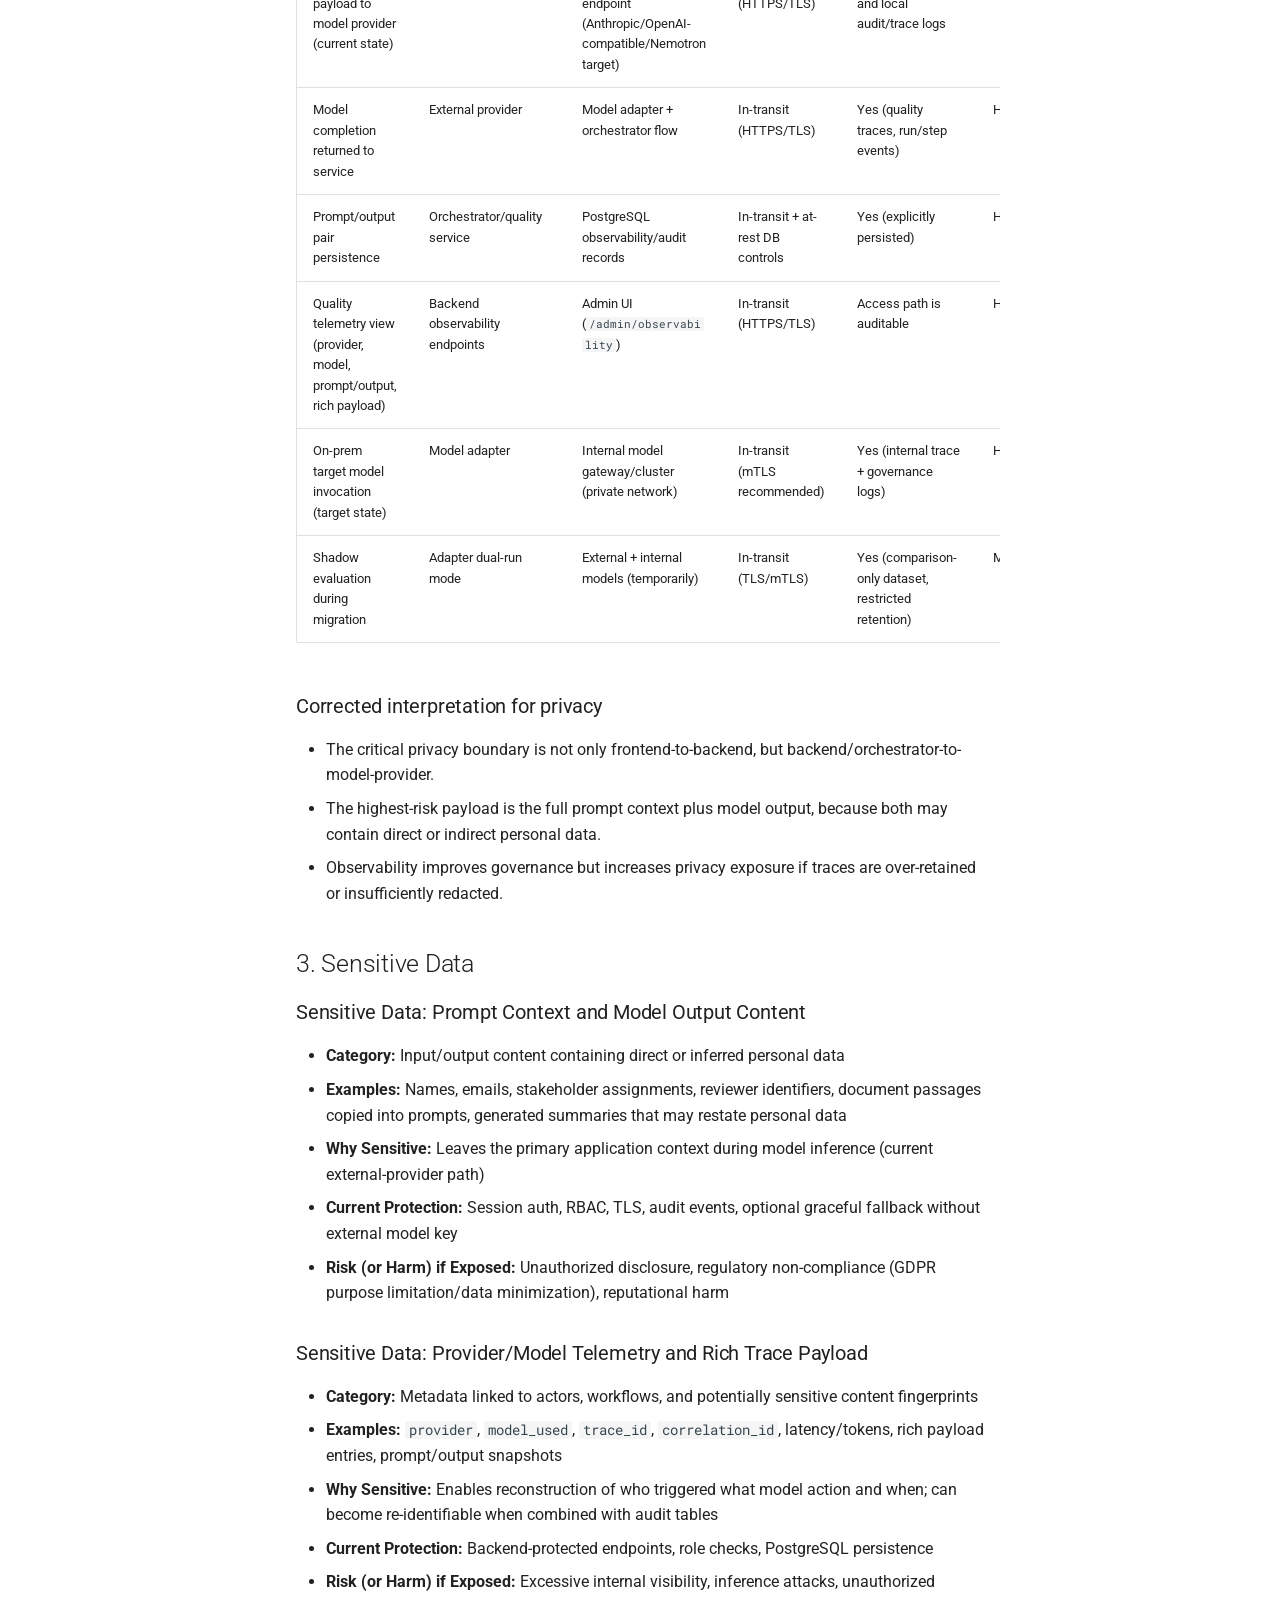
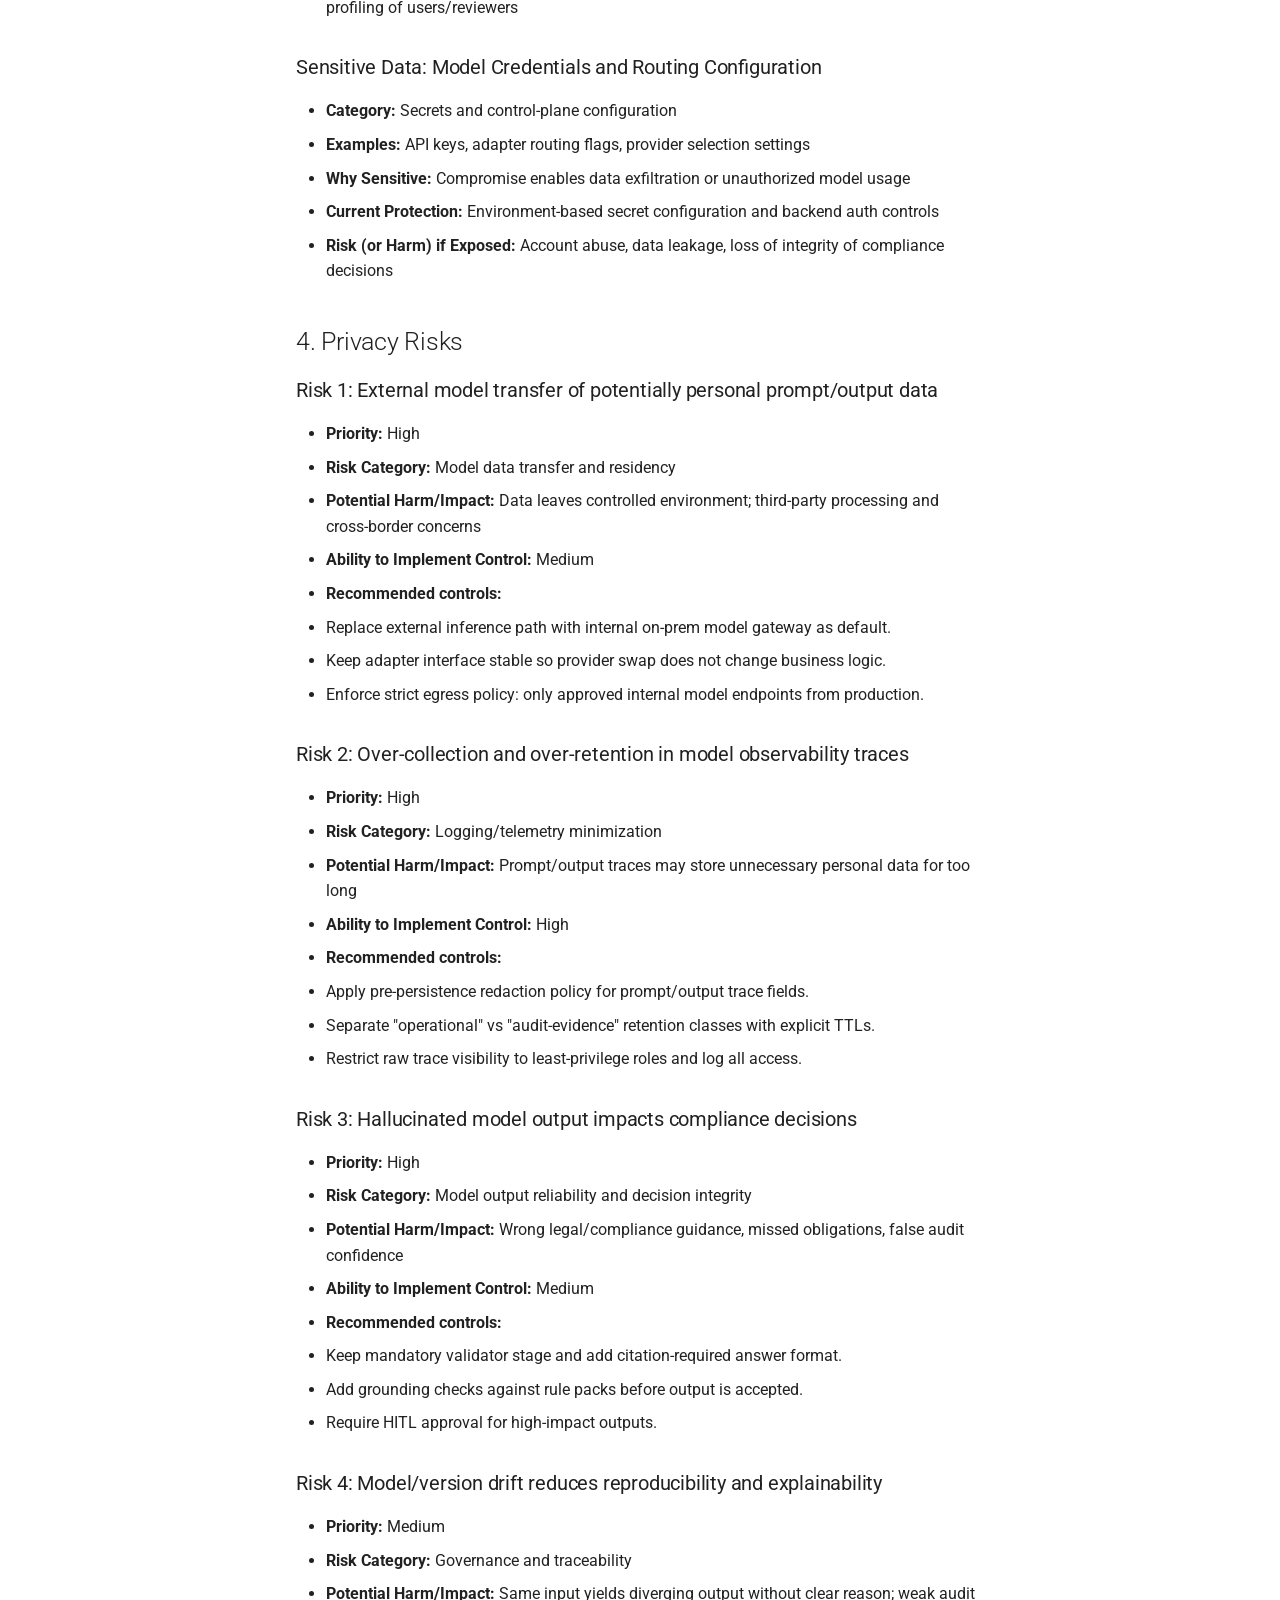
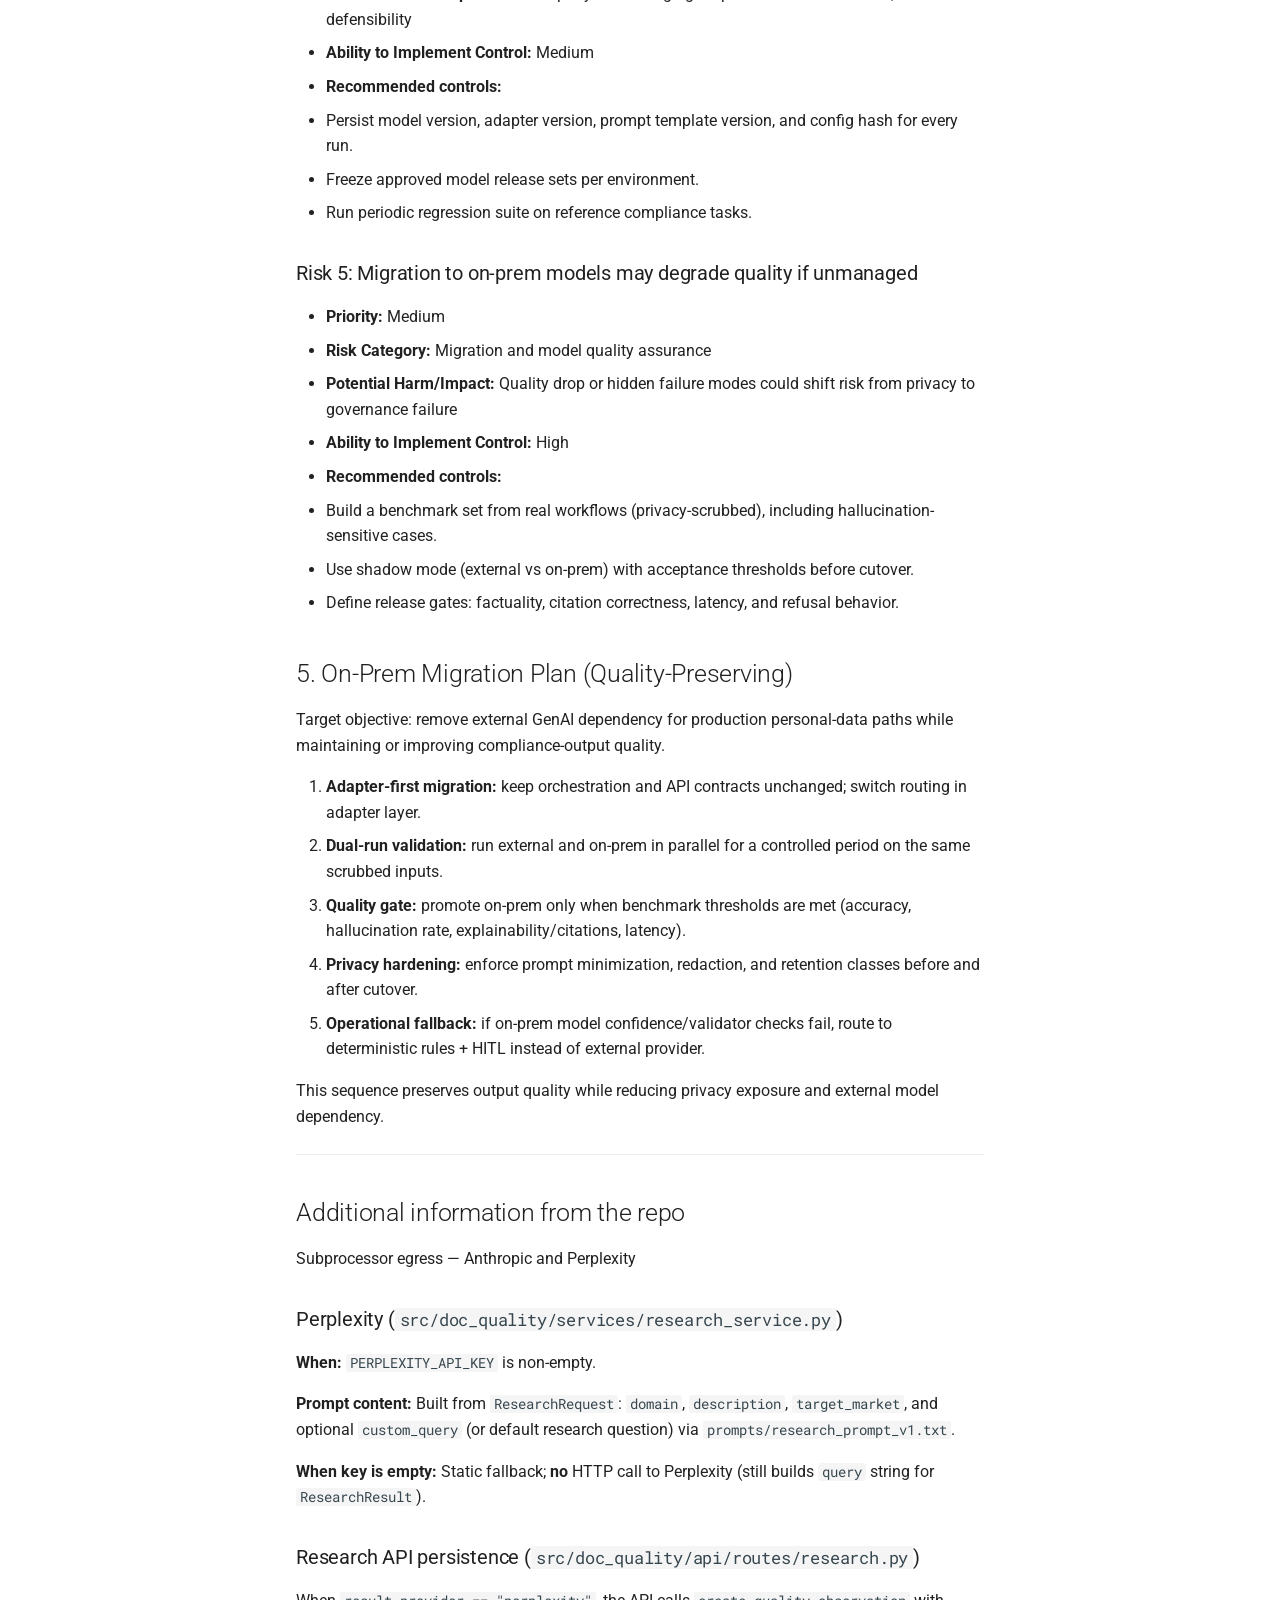
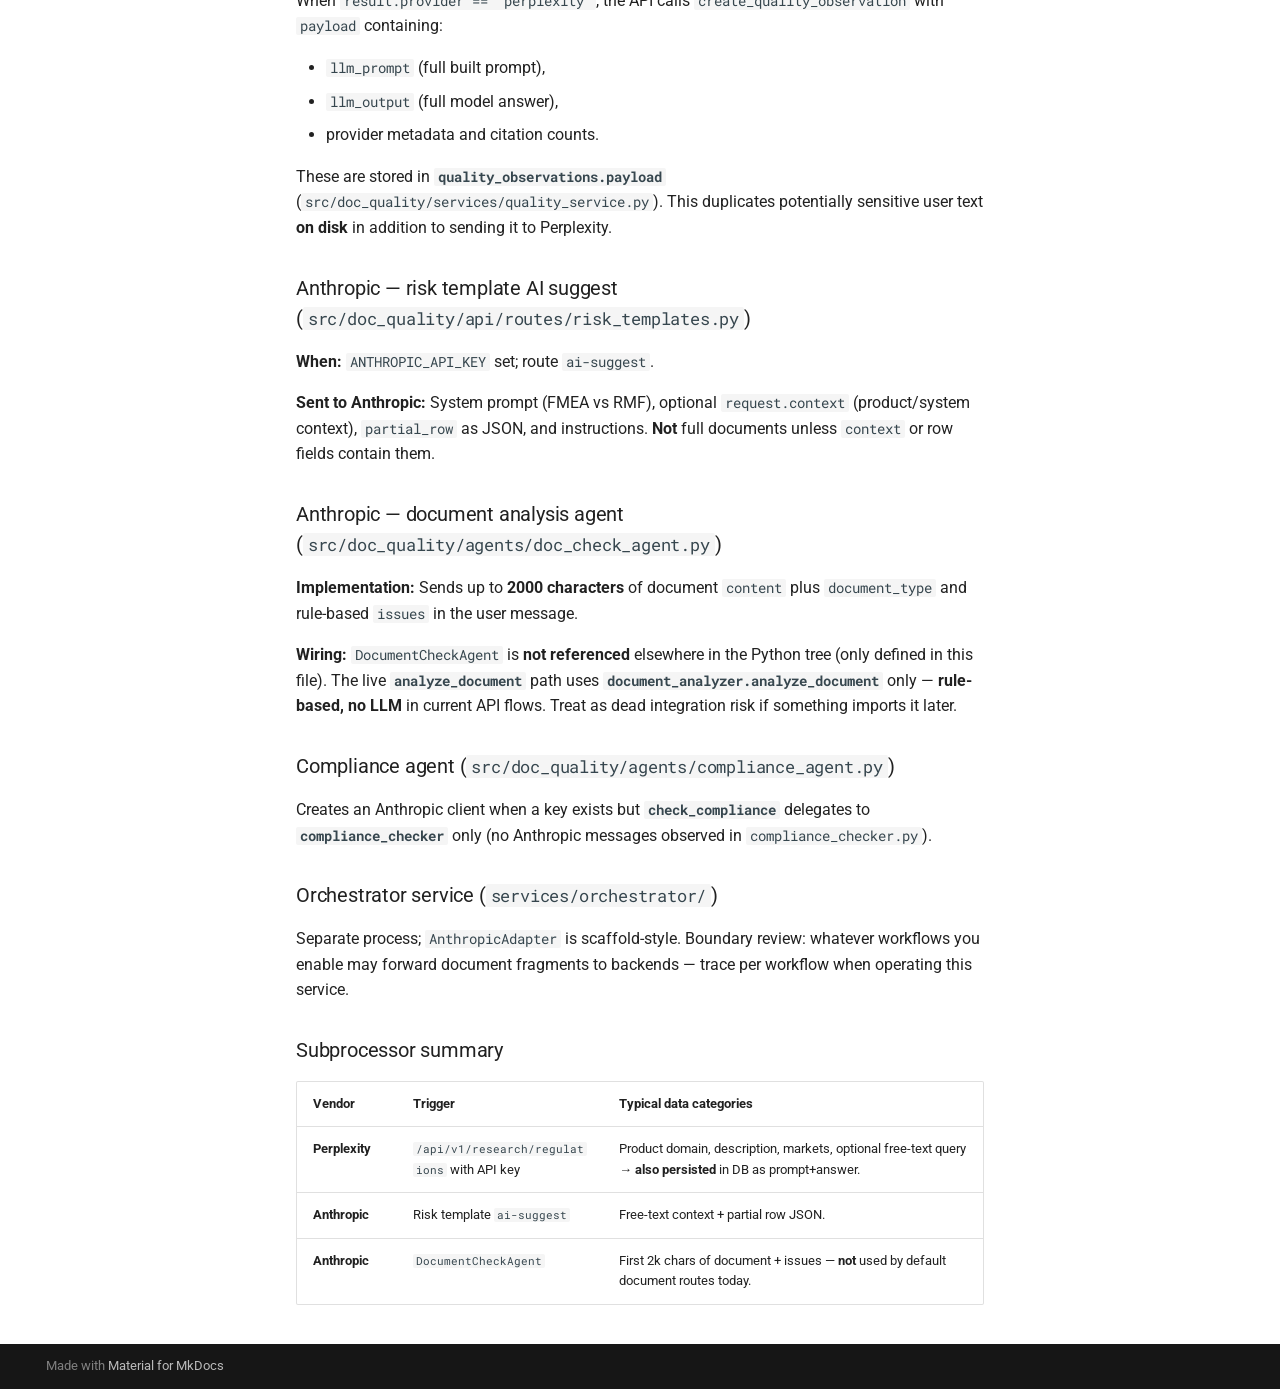
<file: 04-risks_01_models/index.html>
<!DOCTYPE html><html lang="en" class="no-js"><head>
    
      <meta charset="utf-8">
      <meta name="viewport" content="width=device-width,initial-scale=1">
      
      
      
        <link rel="canonical" href="https://willingc.github.io/compliance-checker/04-risks_01_models/">
      
      
        <link rel="prev" href="../03-week2_use_cases_risks/">
      
      
        <link rel="next" href="../04-risks_02_access_control/">
      
      
        
      
      
      <link rel="icon" href="../assets/images/favicon.png">
      <meta name="generator" content="mkdocs-1.6.1, mkdocs-material-9.7.6">
    
    
      
        <title>AI System Privacy Audit: Model Provider Risks and Mitigations - Privacy audit</title>
      
    
    
      <link rel="stylesheet" href="../assets/stylesheets/main.484c7ddc.min.css">
      
      


    
    
      
    
    
      
        
        
        <link rel="preconnect" href="https://fonts.gstatic.com" crossorigin="">
        <link rel="stylesheet" href="https://fonts.googleapis.com/css?family=Roboto:300,300i,400,400i,700,700i%7CRoboto+Mono:400,400i,700,700i&amp;display=fallback">
        <style>:root{--md-text-font:"Roboto";--md-code-font:"Roboto Mono"}</style>
      
    
    
    <script>__md_scope=new URL("..",location),__md_hash=e=>[...e].reduce(((e,_)=>(e<<5)-e+_.charCodeAt(0)),0),__md_get=(e,_=localStorage,t=__md_scope)=>JSON.parse(_.getItem(t.pathname+"."+e)),__md_set=(e,_,t=localStorage,a=__md_scope)=>{try{t.setItem(a.pathname+"."+e,JSON.stringify(_))}catch(e){}}</script>
    
      

    
    
  <link href="../assets/stylesheets/glightbox.min.css" rel="stylesheet"><script src="../assets/javascripts/glightbox.min.js"></script><style id="glightbox-style">
            html.glightbox-open { overflow: initial; height: 100%; }
            .gslide-title { margin-top: 0px; user-select: text; }
            .gslide-desc { color: #666; user-select: text; }
            .gslide-image img { background: white; }
            .glightbox-clean .gslide-media { -webkit-box-shadow: none; box-shadow: none; }
            .gscrollbar-fixer { padding-right: 15px; }
            .gdesc-inner { font-size: 0.75rem; }
            body[data-md-color-scheme="slate"] .gdesc-inner { background: var(--md-default-bg-color); }
            body[data-md-color-scheme="slate"] .gslide-title { color: var(--md-default-fg-color); }
            body[data-md-color-scheme="slate"] .gslide-desc { color: var(--md-default-fg-color); }
        </style></head>
  
  
    <body dir="ltr">
  
    
    <input class="md-toggle" data-md-toggle="drawer" type="checkbox" id="__drawer" autocomplete="off">
    <input class="md-toggle" data-md-toggle="search" type="checkbox" id="__search" autocomplete="off">
    <label class="md-overlay" for="__drawer"></label>
    <div data-md-component="skip">
      
        
        <a href="#ai-system-privacy-audit-model-provider-risks-and-mitigations" class="md-skip">
          Skip to content
        </a>
      
    </div>
    <div data-md-component="announce">
      
    </div>
    
    
      

  

<header class="md-header md-header--shadow" data-md-component="header">
  <nav class="md-header__inner md-grid" aria-label="Header">
    <a href=".." title="Privacy audit" class="md-header__button md-logo" aria-label="Privacy audit" data-md-component="logo">
      
  
  <svg xmlns="http://www.w3.org/2000/svg" viewBox="0 0 24 24"><path d="M12 8a3 3 0 0 0 3-3 3 3 0 0 0-3-3 3 3 0 0 0-3 3 3 3 0 0 0 3 3m0 3.54C9.64 9.35 6.5 8 3 8v11c3.5 0 6.64 1.35 9 3.54 2.36-2.19 5.5-3.54 9-3.54V8c-3.5 0-6.64 1.35-9 3.54"></path></svg>

    </a>
    <label class="md-header__button md-icon" for="__drawer">
      
      <svg xmlns="http://www.w3.org/2000/svg" viewBox="0 0 24 24"><path d="M3 6h18v2H3zm0 5h18v2H3zm0 5h18v2H3z"></path></svg>
    </label>
    <div class="md-header__title" data-md-component="header-title">
      <div class="md-header__ellipsis">
        <div class="md-header__topic">
          <span class="md-ellipsis">
            Privacy audit
          </span>
        </div>
        <div class="md-header__topic" data-md-component="header-topic">
          <span class="md-ellipsis">
            
              AI System Privacy Audit: Model Provider Risks and Mitigations
            
          </span>
        </div>
      </div>
    </div>
    
    
      <script>var palette=__md_get("__palette");if(palette&&palette.color){if("(prefers-color-scheme)"===palette.color.media){var media=matchMedia("(prefers-color-scheme: light)"),input=document.querySelector(media.matches?"[data-md-color-media='(prefers-color-scheme: light)']":"[data-md-color-media='(prefers-color-scheme: dark)']");palette.color.media=input.getAttribute("data-md-color-media"),palette.color.scheme=input.getAttribute("data-md-color-scheme"),palette.color.primary=input.getAttribute("data-md-color-primary"),palette.color.accent=input.getAttribute("data-md-color-accent")}for(var[key,value]of Object.entries(palette.color))document.body.setAttribute("data-md-color-"+key,value)}</script>
    
    
    
      
      
        <label class="md-header__button md-icon" for="__search">
          
          <svg xmlns="http://www.w3.org/2000/svg" viewBox="0 0 24 24"><path d="M9.5 3A6.5 6.5 0 0 1 16 9.5c0 1.61-.59 3.09-1.56 4.23l.27.27h.79l5 5-1.5 1.5-5-5v-.79l-.27-.27A6.52 6.52 0 0 1 9.5 16 6.5 6.5 0 0 1 3 9.5 6.5 6.5 0 0 1 9.5 3m0 2C7 5 5 7 5 9.5S7 14 9.5 14 14 12 14 9.5 12 5 9.5 5"></path></svg>
        </label>
        <div class="md-search" data-md-component="search" role="dialog">
  <label class="md-search__overlay" for="__search"></label>
  <div class="md-search__inner" role="search">
    <form class="md-search__form" name="search">
      <input type="text" class="md-search__input" name="query" aria-label="Search" placeholder="Search" autocapitalize="off" autocorrect="off" autocomplete="off" spellcheck="false" data-md-component="search-query" required="">
      <label class="md-search__icon md-icon" for="__search">
        
        <svg xmlns="http://www.w3.org/2000/svg" viewBox="0 0 24 24"><path d="M9.5 3A6.5 6.5 0 0 1 16 9.5c0 1.61-.59 3.09-1.56 4.23l.27.27h.79l5 5-1.5 1.5-5-5v-.79l-.27-.27A6.52 6.52 0 0 1 9.5 16 6.5 6.5 0 0 1 3 9.5 6.5 6.5 0 0 1 9.5 3m0 2C7 5 5 7 5 9.5S7 14 9.5 14 14 12 14 9.5 12 5 9.5 5"></path></svg>
        
        <svg xmlns="http://www.w3.org/2000/svg" viewBox="0 0 24 24"><path d="M20 11v2H8l5.5 5.5-1.42 1.42L4.16 12l7.92-7.92L13.5 5.5 8 11z"></path></svg>
      </label>
      <nav class="md-search__options" aria-label="Search">
        
        <button type="reset" class="md-search__icon md-icon" title="Clear" aria-label="Clear" tabindex="-1">
          
          <svg xmlns="http://www.w3.org/2000/svg" viewBox="0 0 24 24"><path d="M19 6.41 17.59 5 12 10.59 6.41 5 5 6.41 10.59 12 5 17.59 6.41 19 12 13.41 17.59 19 19 17.59 13.41 12z"></path></svg>
        </button>
      </nav>
      
    </form>
    <div class="md-search__output">
      <div class="md-search__scrollwrap" tabindex="0" data-md-scrollfix="">
        <div class="md-search-result" data-md-component="search-result">
          <div class="md-search-result__meta">
            Initializing search
          </div>
          <ol class="md-search-result__list" role="presentation"></ol>
        </div>
      </div>
    </div>
  </div>
</div>
      
    
    
  </nav>
  
</header>
    
    <div class="md-container" data-md-component="container">
      
      
        
          
        
      
      <main class="md-main" data-md-component="main">
        <div class="md-main__inner md-grid">
          
            
              
              <div class="md-sidebar md-sidebar--primary" data-md-component="sidebar" data-md-type="navigation">
                <div class="md-sidebar__scrollwrap">
                  <div class="md-sidebar__inner">
                    



<nav class="md-nav md-nav--primary" aria-label="Navigation" data-md-level="0">
  <label class="md-nav__title" for="__drawer">
    <a href=".." title="Privacy audit" class="md-nav__button md-logo" aria-label="Privacy audit" data-md-component="logo">
      
  
  <svg xmlns="http://www.w3.org/2000/svg" viewBox="0 0 24 24"><path d="M12 8a3 3 0 0 0 3-3 3 3 0 0 0-3-3 3 3 0 0 0-3 3 3 3 0 0 0 3 3m0 3.54C9.64 9.35 6.5 8 3 8v11c3.5 0 6.64 1.35 9 3.54 2.36-2.19 5.5-3.54 9-3.54V8c-3.5 0-6.64 1.35-9 3.54"></path></svg>

    </a>
    Privacy audit
  </label>
  
  <ul class="md-nav__list" data-md-scrollfix="">
    
      
      
  
  
  
  
    <li class="md-nav__item">
      <a href=".." class="md-nav__link">
        
  
  
  <span class="md-ellipsis">
    
  
    Privacy audit of documentation quality compliance checker
  

    
  </span>
  
  

      </a>
    </li>
  

    
      
      
  
  
  
  
    <li class="md-nav__item">
      <a href="../02-week1_use_cases/" class="md-nav__link">
        
  
  
  <span class="md-ellipsis">
    
  
    Identify use cases and data flows
  

    
  </span>
  
  

      </a>
    </li>
  

    
      
      
  
  
  
  
    <li class="md-nav__item">
      <a href="../03-week2_risk_model/" class="md-nav__link">
        
  
  
  <span class="md-ellipsis">
    
  
    Risk hunt and threat model the use cases
  

    
  </span>
  
  

      </a>
    </li>
  

    
      
      
  
  
  
  
    <li class="md-nav__item">
      <a href="../03-week2_use_cases_risks/" class="md-nav__link">
        
  
  
  <span class="md-ellipsis">
    
  
    Use cases and risk areas to investigate
  

    
  </span>
  
  

      </a>
    </li>
  

    
      
      
  
  
    
  
  
  
    <li class="md-nav__item md-nav__item--active">
      
      <input class="md-nav__toggle md-toggle" type="checkbox" id="__toc">
      
      
        
      
      
        <label class="md-nav__link md-nav__link--active" for="__toc">
          
  
  
  <span class="md-ellipsis">
    
  
    AI System Privacy Audit: Model Provider Risks and Mitigations
  

    
  </span>
  
  

          <span class="md-nav__icon md-icon"></span>
        </label>
      
      <a href="./" class="md-nav__link md-nav__link--active">
        
  
  
  <span class="md-ellipsis">
    
  
    AI System Privacy Audit: Model Provider Risks and Mitigations
  

    
  </span>
  
  

      </a>
      
        

<nav class="md-nav md-nav--secondary" aria-label="Table of contents">
  
  
  
    
  
  
    <label class="md-nav__title" for="__toc">
      <span class="md-nav__icon md-icon"></span>
      Table of contents
    </label>
    <ul class="md-nav__list" data-md-component="toc" data-md-scrollfix="">
      
        <li class="md-nav__item">
  <a href="#1-system-diagram" class="md-nav__link">
    <span class="md-ellipsis">
      
        1. System Diagram
      
    </span>
  </a>
  
</li>
      
        <li class="md-nav__item">
  <a href="#2-data-flow-analysis" class="md-nav__link">
    <span class="md-ellipsis">
      
        2. Data Flow Analysis
      
    </span>
  </a>
  
    <nav class="md-nav" aria-label="2. Data Flow Analysis">
      <ul class="md-nav__list">
        
          <li class="md-nav__item">
  <a href="#corrected-interpretation-for-privacy" class="md-nav__link">
    <span class="md-ellipsis">
      
        Corrected interpretation for privacy
      
    </span>
  </a>
  
</li>
        
      </ul>
    </nav>
  
</li>
      
        <li class="md-nav__item">
  <a href="#3-sensitive-data" class="md-nav__link">
    <span class="md-ellipsis">
      
        3. Sensitive Data
      
    </span>
  </a>
  
    <nav class="md-nav" aria-label="3. Sensitive Data">
      <ul class="md-nav__list">
        
          <li class="md-nav__item">
  <a href="#sensitive-data-prompt-context-and-model-output-content" class="md-nav__link">
    <span class="md-ellipsis">
      
        Sensitive Data: Prompt Context and Model Output Content
      
    </span>
  </a>
  
</li>
        
          <li class="md-nav__item">
  <a href="#sensitive-data-providermodel-telemetry-and-rich-trace-payload" class="md-nav__link">
    <span class="md-ellipsis">
      
        Sensitive Data: Provider/Model Telemetry and Rich Trace Payload
      
    </span>
  </a>
  
</li>
        
          <li class="md-nav__item">
  <a href="#sensitive-data-model-credentials-and-routing-configuration" class="md-nav__link">
    <span class="md-ellipsis">
      
        Sensitive Data: Model Credentials and Routing Configuration
      
    </span>
  </a>
  
</li>
        
      </ul>
    </nav>
  
</li>
      
        <li class="md-nav__item">
  <a href="#4-privacy-risks" class="md-nav__link">
    <span class="md-ellipsis">
      
        4. Privacy Risks
      
    </span>
  </a>
  
    <nav class="md-nav" aria-label="4. Privacy Risks">
      <ul class="md-nav__list">
        
          <li class="md-nav__item">
  <a href="#risk-1-external-model-transfer-of-potentially-personal-promptoutput-data" class="md-nav__link">
    <span class="md-ellipsis">
      
        Risk 1: External model transfer of potentially personal prompt/output data
      
    </span>
  </a>
  
</li>
        
          <li class="md-nav__item">
  <a href="#risk-2-over-collection-and-over-retention-in-model-observability-traces" class="md-nav__link">
    <span class="md-ellipsis">
      
        Risk 2: Over-collection and over-retention in model observability traces
      
    </span>
  </a>
  
</li>
        
          <li class="md-nav__item">
  <a href="#risk-3-hallucinated-model-output-impacts-compliance-decisions" class="md-nav__link">
    <span class="md-ellipsis">
      
        Risk 3: Hallucinated model output impacts compliance decisions
      
    </span>
  </a>
  
</li>
        
          <li class="md-nav__item">
  <a href="#risk-4-modelversion-drift-reduces-reproducibility-and-explainability" class="md-nav__link">
    <span class="md-ellipsis">
      
        Risk 4: Model/version drift reduces reproducibility and explainability
      
    </span>
  </a>
  
</li>
        
          <li class="md-nav__item">
  <a href="#risk-5-migration-to-on-prem-models-may-degrade-quality-if-unmanaged" class="md-nav__link">
    <span class="md-ellipsis">
      
        Risk 5: Migration to on-prem models may degrade quality if unmanaged
      
    </span>
  </a>
  
</li>
        
      </ul>
    </nav>
  
</li>
      
        <li class="md-nav__item">
  <a href="#5-on-prem-migration-plan-quality-preserving" class="md-nav__link">
    <span class="md-ellipsis">
      
        5. On-Prem Migration Plan (Quality-Preserving)
      
    </span>
  </a>
  
</li>
      
        <li class="md-nav__item">
  <a href="#additional-information-from-the-repo" class="md-nav__link">
    <span class="md-ellipsis">
      
        Additional information from the repo
      
    </span>
  </a>
  
    <nav class="md-nav" aria-label="Additional information from the repo">
      <ul class="md-nav__list">
        
          <li class="md-nav__item">
  <a href="#perplexity-srcdoc_qualityservicesresearch_servicepy" class="md-nav__link">
    <span class="md-ellipsis">
      
        Perplexity (src/doc_quality/services/research_service.py)
      
    </span>
  </a>
  
</li>
        
          <li class="md-nav__item">
  <a href="#research-api-persistence-srcdoc_qualityapiroutesresearchpy" class="md-nav__link">
    <span class="md-ellipsis">
      
        Research API persistence (src/doc_quality/api/routes/research.py)
      
    </span>
  </a>
  
</li>
        
          <li class="md-nav__item">
  <a href="#anthropic-risk-template-ai-suggest-srcdoc_qualityapiroutesrisk_templatespy" class="md-nav__link">
    <span class="md-ellipsis">
      
        Anthropic — risk template AI suggest (src/doc_quality/api/routes/risk_templates.py)
      
    </span>
  </a>
  
</li>
        
          <li class="md-nav__item">
  <a href="#anthropic-document-analysis-agent-srcdoc_qualityagentsdoc_check_agentpy" class="md-nav__link">
    <span class="md-ellipsis">
      
        Anthropic — document analysis agent (src/doc_quality/agents/doc_check_agent.py)
      
    </span>
  </a>
  
</li>
        
          <li class="md-nav__item">
  <a href="#compliance-agent-srcdoc_qualityagentscompliance_agentpy" class="md-nav__link">
    <span class="md-ellipsis">
      
        Compliance agent (src/doc_quality/agents/compliance_agent.py)
      
    </span>
  </a>
  
</li>
        
          <li class="md-nav__item">
  <a href="#orchestrator-service-servicesorchestrator" class="md-nav__link">
    <span class="md-ellipsis">
      
        Orchestrator service (services/orchestrator/)
      
    </span>
  </a>
  
</li>
        
          <li class="md-nav__item">
  <a href="#subprocessor-summary" class="md-nav__link">
    <span class="md-ellipsis">
      
        Subprocessor summary
      
    </span>
  </a>
  
</li>
        
      </ul>
    </nav>
  
</li>
      
    </ul>
  
</nav>
      
    </li>
  

    
      
      
  
  
  
  
    <li class="md-nav__item">
      <a href="../04-risks_02_access_control/" class="md-nav__link">
        
  
  
  <span class="md-ellipsis">
    
  
    AI System Privacy Audit: Role-Based Access Controls and GDPR Compliance
  

    
  </span>
  
  

      </a>
    </li>
  

    
      
      
  
  
  
  
    <li class="md-nav__item">
      <a href="../04-risks_03_telemetry/" class="md-nav__link">
        
  
  
  <span class="md-ellipsis">
    
  
    AI System Privacy Audit: Application Telemetry and Workflow Tracing
  

    
  </span>
  
  

      </a>
    </li>
  

    
      
      
  
  
  
  
    <li class="md-nav__item">
      <a href="../04-risks_03_structured_logging/" class="md-nav__link">
        
  
  
  <span class="md-ellipsis">
    
  
    AI System Privacy Audit: Structured Logging
  

    
  </span>
  
  

      </a>
    </li>
  

    
      
      
  
  
  
  
    <li class="md-nav__item">
      <a href="../04-risks_04_secrets_tokens_keys/" class="md-nav__link">
        
  
  
  <span class="md-ellipsis">
    
  
    AI System Privacy Audit: Secrets, Tokens, and API Keys
  

    
  </span>
  
  

      </a>
    </li>
  

    
  </ul>
</nav>
                  </div>
                </div>
              </div>
            
            
              
              <div class="md-sidebar md-sidebar--secondary" data-md-component="sidebar" data-md-type="toc">
                <div class="md-sidebar__scrollwrap">
                  <div class="md-sidebar__inner">
                    

<nav class="md-nav md-nav--secondary" aria-label="Table of contents">
  
  
  
    
  
  
    <label class="md-nav__title" for="__toc">
      <span class="md-nav__icon md-icon"></span>
      Table of contents
    </label>
    <ul class="md-nav__list" data-md-component="toc" data-md-scrollfix="">
      
        <li class="md-nav__item">
  <a href="#1-system-diagram" class="md-nav__link">
    <span class="md-ellipsis">
      
        1. System Diagram
      
    </span>
  </a>
  
</li>
      
        <li class="md-nav__item">
  <a href="#2-data-flow-analysis" class="md-nav__link">
    <span class="md-ellipsis">
      
        2. Data Flow Analysis
      
    </span>
  </a>
  
    <nav class="md-nav" aria-label="2. Data Flow Analysis">
      <ul class="md-nav__list">
        
          <li class="md-nav__item">
  <a href="#corrected-interpretation-for-privacy" class="md-nav__link">
    <span class="md-ellipsis">
      
        Corrected interpretation for privacy
      
    </span>
  </a>
  
</li>
        
      </ul>
    </nav>
  
</li>
      
        <li class="md-nav__item">
  <a href="#3-sensitive-data" class="md-nav__link">
    <span class="md-ellipsis">
      
        3. Sensitive Data
      
    </span>
  </a>
  
    <nav class="md-nav" aria-label="3. Sensitive Data">
      <ul class="md-nav__list">
        
          <li class="md-nav__item">
  <a href="#sensitive-data-prompt-context-and-model-output-content" class="md-nav__link">
    <span class="md-ellipsis">
      
        Sensitive Data: Prompt Context and Model Output Content
      
    </span>
  </a>
  
</li>
        
          <li class="md-nav__item">
  <a href="#sensitive-data-providermodel-telemetry-and-rich-trace-payload" class="md-nav__link">
    <span class="md-ellipsis">
      
        Sensitive Data: Provider/Model Telemetry and Rich Trace Payload
      
    </span>
  </a>
  
</li>
        
          <li class="md-nav__item">
  <a href="#sensitive-data-model-credentials-and-routing-configuration" class="md-nav__link">
    <span class="md-ellipsis">
      
        Sensitive Data: Model Credentials and Routing Configuration
      
    </span>
  </a>
  
</li>
        
      </ul>
    </nav>
  
</li>
      
        <li class="md-nav__item">
  <a href="#4-privacy-risks" class="md-nav__link">
    <span class="md-ellipsis">
      
        4. Privacy Risks
      
    </span>
  </a>
  
    <nav class="md-nav" aria-label="4. Privacy Risks">
      <ul class="md-nav__list">
        
          <li class="md-nav__item">
  <a href="#risk-1-external-model-transfer-of-potentially-personal-promptoutput-data" class="md-nav__link">
    <span class="md-ellipsis">
      
        Risk 1: External model transfer of potentially personal prompt/output data
      
    </span>
  </a>
  
</li>
        
          <li class="md-nav__item">
  <a href="#risk-2-over-collection-and-over-retention-in-model-observability-traces" class="md-nav__link">
    <span class="md-ellipsis">
      
        Risk 2: Over-collection and over-retention in model observability traces
      
    </span>
  </a>
  
</li>
        
          <li class="md-nav__item">
  <a href="#risk-3-hallucinated-model-output-impacts-compliance-decisions" class="md-nav__link">
    <span class="md-ellipsis">
      
        Risk 3: Hallucinated model output impacts compliance decisions
      
    </span>
  </a>
  
</li>
        
          <li class="md-nav__item">
  <a href="#risk-4-modelversion-drift-reduces-reproducibility-and-explainability" class="md-nav__link">
    <span class="md-ellipsis">
      
        Risk 4: Model/version drift reduces reproducibility and explainability
      
    </span>
  </a>
  
</li>
        
          <li class="md-nav__item">
  <a href="#risk-5-migration-to-on-prem-models-may-degrade-quality-if-unmanaged" class="md-nav__link">
    <span class="md-ellipsis">
      
        Risk 5: Migration to on-prem models may degrade quality if unmanaged
      
    </span>
  </a>
  
</li>
        
      </ul>
    </nav>
  
</li>
      
        <li class="md-nav__item">
  <a href="#5-on-prem-migration-plan-quality-preserving" class="md-nav__link">
    <span class="md-ellipsis">
      
        5. On-Prem Migration Plan (Quality-Preserving)
      
    </span>
  </a>
  
</li>
      
        <li class="md-nav__item">
  <a href="#additional-information-from-the-repo" class="md-nav__link">
    <span class="md-ellipsis">
      
        Additional information from the repo
      
    </span>
  </a>
  
    <nav class="md-nav" aria-label="Additional information from the repo">
      <ul class="md-nav__list">
        
          <li class="md-nav__item">
  <a href="#perplexity-srcdoc_qualityservicesresearch_servicepy" class="md-nav__link">
    <span class="md-ellipsis">
      
        Perplexity (src/doc_quality/services/research_service.py)
      
    </span>
  </a>
  
</li>
        
          <li class="md-nav__item">
  <a href="#research-api-persistence-srcdoc_qualityapiroutesresearchpy" class="md-nav__link">
    <span class="md-ellipsis">
      
        Research API persistence (src/doc_quality/api/routes/research.py)
      
    </span>
  </a>
  
</li>
        
          <li class="md-nav__item">
  <a href="#anthropic-risk-template-ai-suggest-srcdoc_qualityapiroutesrisk_templatespy" class="md-nav__link">
    <span class="md-ellipsis">
      
        Anthropic — risk template AI suggest (src/doc_quality/api/routes/risk_templates.py)
      
    </span>
  </a>
  
</li>
        
          <li class="md-nav__item">
  <a href="#anthropic-document-analysis-agent-srcdoc_qualityagentsdoc_check_agentpy" class="md-nav__link">
    <span class="md-ellipsis">
      
        Anthropic — document analysis agent (src/doc_quality/agents/doc_check_agent.py)
      
    </span>
  </a>
  
</li>
        
          <li class="md-nav__item">
  <a href="#compliance-agent-srcdoc_qualityagentscompliance_agentpy" class="md-nav__link">
    <span class="md-ellipsis">
      
        Compliance agent (src/doc_quality/agents/compliance_agent.py)
      
    </span>
  </a>
  
</li>
        
          <li class="md-nav__item">
  <a href="#orchestrator-service-servicesorchestrator" class="md-nav__link">
    <span class="md-ellipsis">
      
        Orchestrator service (services/orchestrator/)
      
    </span>
  </a>
  
</li>
        
          <li class="md-nav__item">
  <a href="#subprocessor-summary" class="md-nav__link">
    <span class="md-ellipsis">
      
        Subprocessor summary
      
    </span>
  </a>
  
</li>
        
      </ul>
    </nav>
  
</li>
      
    </ul>
  
</nav>
                  </div>
                </div>
              </div>
            
          
          
            <div class="md-content" data-md-component="content">
              
              <article class="md-content__inner md-typeset">
                
                  



<h1 id="ai-system-privacy-audit-model-provider-risks-and-mitigations">AI System Privacy Audit: Model Provider Risks and Mitigations</h1>
<p>System in scope: <code>doc_quality_compliance_check</code> (backend + orchestrator + observability).</p>
<h2 id="1-system-diagram">1. System Diagram</h2>
<p><a class="glightbox" data-type="image" data-width="100%" data-height="auto" href="../images/raw/compliance-checker-2026-05-02.png" data-desc-position="bottom"><img alt="" src="../images/raw/compliance-checker-2026-05-02.png"></a></p>
<p>Model-relevant architecture facts used in this risk sheet:</p>
<ul>
<li>The backend/orchestrator uses a model adapter layer (Anthropic, OpenAI-compatible, Nemotron target/scaffold).</li>
<li>Prompt/output traces are exposed and persisted for observability and audit workflows.</li>
<li>The product already includes anti-hallucination signals and a validator stage, but model outputs can still be wrong or overconfident.</li>
</ul>
<h2 id="2-data-flow-analysis">2. Data Flow Analysis</h2>
<table>
<thead>
<tr>
<th>Data Flow</th>
<th>Source</th>
<th>Destination</th>
<th>Encrypted?</th>
<th>Logged?</th>
<th>Priority</th>
<th>Action Point</th>
<th>Implemtation</th>
</tr>
</thead>
<tbody>
<tr>
<td>User document/text submission (may include personal data)</td>
<td>Frontend user session</td>
<td>FastAPI API routes (<code>/documents/*</code>, workflow endpoints)</td>
<td>In-transit (HTTPS/TLS)</td>
<td>Request + audit metadata; selected payload fields in audit/observability paths</td>
<td>High</td>
<td>1. Document meta data (e.g. author, role, time of change, change topic ...).  use pseudonymization techniques on private data. Role based data exist in postgres db (mandatory profiles). Mask private data in change history meta data table depending on role and for final output. 2. Document content proof about PII data in text, images and link targets.</td>
<td>Yes</td>
</tr>
<tr>
<td>Workflow context assembly for model call</td>
<td>FastAPI/Orchestrator</td>
<td>Model adapter layer</td>
<td>Internal service transport (TLS in deployment)</td>
<td>Yes (workflow/audit events)</td>
<td>High</td>
<td>1. Orchestrator to block activities outside of the models sandbox. 2. Data schema for validation</td>
<td>Yes</td>
</tr>
<tr>
<td>Prompt payload to model provider (current state)</td>
<td>Model adapter</td>
<td>External provider endpoint (Anthropic/OpenAI-compatible/Nemotron target)</td>
<td>In-transit (HTTPS/TLS)</td>
<td>Provider metadata and local audit/trace logs</td>
<td>High</td>
<td>local model sandbox / no external models</td>
<td>Yes</td>
</tr>
<tr>
<td>Model completion returned to service</td>
<td>External provider</td>
<td>Model adapter + orchestrator flow</td>
<td>In-transit (HTTPS/TLS)</td>
<td>Yes (quality traces, run/step events)</td>
<td>High</td>
<td>like above</td>
<td>maybe</td>
</tr>
<tr>
<td>Prompt/output pair persistence</td>
<td>Orchestrator/quality service</td>
<td>PostgreSQL observability/audit records</td>
<td>In-transit + at-rest DB controls</td>
<td>Yes (explicitly persisted)</td>
<td>High</td>
<td>Prompt check for PII data.</td>
<td>maybe</td>
</tr>
<tr>
<td>Quality telemetry view (provider, model, prompt/output, rich payload)</td>
<td>Backend observability endpoints</td>
<td>Admin UI (<code>/admin/observability</code>)</td>
<td>In-transit (HTTPS/TLS)</td>
<td>Access path is auditable</td>
<td>High</td>
<td>Check tracing output for PII data.</td>
<td>no</td>
</tr>
<tr>
<td>On-prem target model invocation (target state)</td>
<td>Model adapter</td>
<td>Internal model gateway/cluster (private network)</td>
<td>In-transit (mTLS recommended)</td>
<td>Yes (internal trace + governance logs)</td>
<td>High</td>
<td>Check tracing &amp; logging output for PII data.</td>
<td>no</td>
</tr>
<tr>
<td>Shadow evaluation during migration</td>
<td>Adapter dual-run mode</td>
<td>External + internal models (temporarily)</td>
<td>In-transit (TLS/mTLS)</td>
<td>Yes (comparison-only dataset, restricted retention)</td>
<td>Medium</td>
<td>Model in sandbox and usage of synthetic dataset.</td>
<td>no</td>
</tr>
</tbody>
</table>
<h3 id="corrected-interpretation-for-privacy">Corrected interpretation for privacy</h3>
<ul>
<li>The critical privacy boundary is not only frontend-to-backend, but backend/orchestrator-to-model-provider.</li>
<li>The highest-risk payload is the full prompt context plus model output, because both may contain direct or indirect personal data.</li>
<li>Observability improves governance but increases privacy exposure if traces are over-retained or insufficiently redacted.</li>
</ul>
<h2 id="3-sensitive-data">3. Sensitive Data</h2>
<h3 id="sensitive-data-prompt-context-and-model-output-content">Sensitive Data: Prompt Context and Model Output Content</h3>
<ul>
<li><strong>Category:</strong> Input/output content containing direct or inferred personal data</li>
<li><strong>Examples:</strong> Names, emails, stakeholder assignments, reviewer identifiers, document passages copied into prompts, generated summaries that may restate personal data</li>
<li><strong>Why Sensitive:</strong> Leaves the primary application context during model inference (current external-provider path)</li>
<li><strong>Current Protection:</strong> Session auth, RBAC, TLS, audit events, optional graceful fallback without external model key</li>
<li><strong>Risk (or Harm) if Exposed:</strong> Unauthorized disclosure, regulatory non-compliance (GDPR purpose limitation/data minimization), reputational harm</li>
</ul>
<h3 id="sensitive-data-providermodel-telemetry-and-rich-trace-payload">Sensitive Data: Provider/Model Telemetry and Rich Trace Payload</h3>
<ul>
<li><strong>Category:</strong> Metadata linked to actors, workflows, and potentially sensitive content fingerprints</li>
<li><strong>Examples:</strong> <code>provider</code>, <code>model_used</code>, <code>trace_id</code>, <code>correlation_id</code>, latency/tokens, rich payload entries, prompt/output snapshots</li>
<li><strong>Why Sensitive:</strong> Enables reconstruction of who triggered what model action and when; can become re-identifiable when combined with audit tables</li>
<li><strong>Current Protection:</strong> Backend-protected endpoints, role checks, PostgreSQL persistence</li>
<li><strong>Risk (or Harm) if Exposed:</strong> Excessive internal visibility, inference attacks, unauthorized profiling of users/reviewers</li>
</ul>
<h3 id="sensitive-data-model-credentials-and-routing-configuration">Sensitive Data: Model Credentials and Routing Configuration</h3>
<ul>
<li><strong>Category:</strong> Secrets and control-plane configuration</li>
<li><strong>Examples:</strong> API keys, adapter routing flags, provider selection settings</li>
<li><strong>Why Sensitive:</strong> Compromise enables data exfiltration or unauthorized model usage</li>
<li><strong>Current Protection:</strong> Environment-based secret configuration and backend auth controls</li>
<li><strong>Risk (or Harm) if Exposed:</strong> Account abuse, data leakage, loss of integrity of compliance decisions</li>
</ul>
<h2 id="4-privacy-risks">4. Privacy Risks</h2>
<h3 id="risk-1-external-model-transfer-of-potentially-personal-promptoutput-data">Risk 1: External model transfer of potentially personal prompt/output data</h3>
<ul>
<li><strong>Priority:</strong> High</li>
<li><strong>Risk Category:</strong> Model data transfer and residency</li>
<li><strong>Potential Harm/Impact:</strong> Data leaves controlled environment; third-party processing and cross-border concerns</li>
<li><strong>Ability to Implement Control:</strong> Medium</li>
<li><strong>Recommended controls:</strong></li>
<li>Replace external inference path with internal on-prem model gateway as default.</li>
<li>Keep adapter interface stable so provider swap does not change business logic.</li>
<li>Enforce strict egress policy: only approved internal model endpoints from production.</li>
</ul>
<h3 id="risk-2-over-collection-and-over-retention-in-model-observability-traces">Risk 2: Over-collection and over-retention in model observability traces</h3>
<ul>
<li><strong>Priority:</strong> High</li>
<li><strong>Risk Category:</strong> Logging/telemetry minimization</li>
<li><strong>Potential Harm/Impact:</strong> Prompt/output traces may store unnecessary personal data for too long</li>
<li><strong>Ability to Implement Control:</strong> High</li>
<li><strong>Recommended controls:</strong></li>
<li>Apply pre-persistence redaction policy for prompt/output trace fields.</li>
<li>Separate "operational" vs "audit-evidence" retention classes with explicit TTLs.</li>
<li>Restrict raw trace visibility to least-privilege roles and log all access.</li>
</ul>
<h3 id="risk-3-hallucinated-model-output-impacts-compliance-decisions">Risk 3: Hallucinated model output impacts compliance decisions</h3>
<ul>
<li><strong>Priority:</strong> High</li>
<li><strong>Risk Category:</strong> Model output reliability and decision integrity</li>
<li><strong>Potential Harm/Impact:</strong> Wrong legal/compliance guidance, missed obligations, false audit confidence</li>
<li><strong>Ability to Implement Control:</strong> Medium</li>
<li><strong>Recommended controls:</strong></li>
<li>Keep mandatory validator stage and add citation-required answer format.</li>
<li>Add grounding checks against rule packs before output is accepted.</li>
<li>Require HITL approval for high-impact outputs.</li>
</ul>
<h3 id="risk-4-modelversion-drift-reduces-reproducibility-and-explainability">Risk 4: Model/version drift reduces reproducibility and explainability</h3>
<ul>
<li><strong>Priority:</strong> Medium</li>
<li><strong>Risk Category:</strong> Governance and traceability</li>
<li><strong>Potential Harm/Impact:</strong> Same input yields diverging output without clear reason; weak audit defensibility</li>
<li><strong>Ability to Implement Control:</strong> Medium</li>
<li><strong>Recommended controls:</strong></li>
<li>Persist model version, adapter version, prompt template version, and config hash for every run.</li>
<li>Freeze approved model release sets per environment.</li>
<li>Run periodic regression suite on reference compliance tasks.</li>
</ul>
<h3 id="risk-5-migration-to-on-prem-models-may-degrade-quality-if-unmanaged">Risk 5: Migration to on-prem models may degrade quality if unmanaged</h3>
<ul>
<li><strong>Priority:</strong> Medium</li>
<li><strong>Risk Category:</strong> Migration and model quality assurance</li>
<li><strong>Potential Harm/Impact:</strong> Quality drop or hidden failure modes could shift risk from privacy to governance failure</li>
<li><strong>Ability to Implement Control:</strong> High</li>
<li><strong>Recommended controls:</strong></li>
<li>Build a benchmark set from real workflows (privacy-scrubbed), including hallucination-sensitive cases.</li>
<li>Use shadow mode (external vs on-prem) with acceptance thresholds before cutover.</li>
<li>Define release gates: factuality, citation correctness, latency, and refusal behavior.</li>
</ul>
<h2 id="5-on-prem-migration-plan-quality-preserving">5. On-Prem Migration Plan (Quality-Preserving)</h2>
<p>Target objective: remove external GenAI dependency for production personal-data paths while maintaining or improving compliance-output quality.</p>
<ol>
<li><strong>Adapter-first migration:</strong> keep orchestration and API contracts unchanged; switch routing in adapter layer.</li>
<li><strong>Dual-run validation:</strong> run external and on-prem in parallel for a controlled period on the same scrubbed inputs.</li>
<li><strong>Quality gate:</strong> promote on-prem only when benchmark thresholds are met (accuracy, hallucination rate, explainability/citations, latency).</li>
<li><strong>Privacy hardening:</strong> enforce prompt minimization, redaction, and retention classes before and after cutover.</li>
<li><strong>Operational fallback:</strong> if on-prem model confidence/validator checks fail, route to deterministic rules + HITL instead of external provider.</li>
</ol>
<p>This sequence preserves output quality while reducing privacy exposure and external model dependency.</p>
<hr>
<h2 id="additional-information-from-the-repo">Additional information from the repo</h2>
<p>Subprocessor egress — Anthropic and Perplexity</p>
<h3 id="perplexity-srcdoc_qualityservicesresearch_servicepy">Perplexity (<code>src/doc_quality/services/research_service.py</code>)</h3>
<p><strong>When:</strong> <code>PERPLEXITY_API_KEY</code> is non-empty.</p>
<p><strong>Prompt content:</strong> Built from <code>ResearchRequest</code>: <code>domain</code>, <code>description</code>, <code>target_market</code>, and optional <code>custom_query</code> (or default research question) via <code>prompts/research_prompt_v1.txt</code>.</p>
<p><strong>When key is empty:</strong> Static fallback; <strong>no</strong> HTTP call to Perplexity (still builds <code>query</code> string for <code>ResearchResult</code>).</p>
<h3 id="research-api-persistence-srcdoc_qualityapiroutesresearchpy">Research API persistence (<code>src/doc_quality/api/routes/research.py</code>)</h3>
<p>When <code>result.provider == "perplexity"</code>, the API calls <code>create_quality_observation</code> with <code>payload</code> containing:</p>
<ul>
<li><code>llm_prompt</code> (full built prompt),</li>
<li><code>llm_output</code> (full model answer),</li>
<li>provider metadata and citation counts.</li>
</ul>
<p>These are stored in <strong><code>quality_observations.payload</code></strong> (<code>src/doc_quality/services/quality_service.py</code>). This duplicates potentially sensitive user text <strong>on disk</strong> in addition to sending it to Perplexity.</p>
<h3 id="anthropic-risk-template-ai-suggest-srcdoc_qualityapiroutesrisk_templatespy">Anthropic — risk template AI suggest (<code>src/doc_quality/api/routes/risk_templates.py</code>)</h3>
<p><strong>When:</strong> <code>ANTHROPIC_API_KEY</code> set; route <code>ai-suggest</code>.</p>
<p><strong>Sent to Anthropic:</strong> System prompt (FMEA vs RMF), optional <code>request.context</code> (product/system context), <code>partial_row</code> as JSON, and instructions. <strong>Not</strong> full documents unless <code>context</code> or row fields contain them.</p>
<h3 id="anthropic-document-analysis-agent-srcdoc_qualityagentsdoc_check_agentpy">Anthropic — document analysis agent (<code>src/doc_quality/agents/doc_check_agent.py</code>)</h3>
<p><strong>Implementation:</strong> Sends up to <strong>2000 characters</strong> of document <code>content</code> plus <code>document_type</code> and rule-based <code>issues</code> in the user message.</p>
<p><strong>Wiring:</strong> <code>DocumentCheckAgent</code> is <strong>not referenced</strong> elsewhere in the Python tree (only defined in this file). The live <strong><code>analyze_document</code></strong> path uses <strong><code>document_analyzer.analyze_document</code></strong> only — <strong>rule-based, no LLM</strong> in current API flows. Treat as dead integration risk if something imports it later.</p>
<h3 id="compliance-agent-srcdoc_qualityagentscompliance_agentpy">Compliance agent (<code>src/doc_quality/agents/compliance_agent.py</code>)</h3>
<p>Creates an Anthropic client when a key exists but <strong><code>check_compliance</code></strong> delegates to <strong><code>compliance_checker</code></strong> only (no Anthropic messages observed in <code>compliance_checker.py</code>).</p>
<h3 id="orchestrator-service-servicesorchestrator">Orchestrator service (<code>services/orchestrator/</code>)</h3>
<p>Separate process; <code>AnthropicAdapter</code> is scaffold-style. Boundary review: whatever workflows you enable may forward document fragments to backends — trace per workflow when operating this service.</p>
<h3 id="subprocessor-summary">Subprocessor summary</h3>
<table>
<thead>
<tr>
<th>Vendor</th>
<th>Trigger</th>
<th>Typical data categories</th>
</tr>
</thead>
<tbody>
<tr>
<td><strong>Perplexity</strong></td>
<td><code>/api/v1/research/regulations</code> with API key</td>
<td>Product domain, description, markets, optional free-text query → <strong>also persisted</strong> in DB as prompt+answer.</td>
</tr>
<tr>
<td><strong>Anthropic</strong></td>
<td>Risk template <code>ai-suggest</code></td>
<td>Free-text context + partial row JSON.</td>
</tr>
<tr>
<td><strong>Anthropic</strong></td>
<td><code>DocumentCheckAgent</code></td>
<td>First 2k chars of document + issues — <strong>not</strong> used by default document routes today.</td>
</tr>
</tbody>
</table>












                
              </article>
            </div>
          
          
<script>var target=document.getElementById(location.hash.slice(1));target&&target.name&&(target.checked=target.name.startsWith("__tabbed_"))</script>
        </div>
        
      </main>
      
        <footer class="md-footer">
  
  <div class="md-footer-meta md-typeset">
    <div class="md-footer-meta__inner md-grid">
      <div class="md-copyright">
  
  
    Made with
    <a href="https://squidfunk.github.io/mkdocs-material/" target="_blank" rel="noopener">
      Material for MkDocs
    </a>
  
</div>
      
    </div>
  </div>
</footer>
      
    </div>
    <div class="md-dialog" data-md-component="dialog">
      <div class="md-dialog__inner md-typeset"></div>
    </div>
    
    
    
      
      
      <script id="__config" type="application/json">{"annotate": null, "base": "..", "features": ["navigation.indexes"], "search": "../assets/javascripts/workers/search.2c215733.min.js", "tags": null, "translations": {"clipboard.copied": "Copied to clipboard", "clipboard.copy": "Copy to clipboard", "search.result.more.one": "1 more on this page", "search.result.more.other": "# more on this page", "search.result.none": "No matching documents", "search.result.one": "1 matching document", "search.result.other": "# matching documents", "search.result.placeholder": "Type to start searching", "search.result.term.missing": "Missing", "select.version": "Select version"}, "version": null}</script>
    
    
      <script src="../assets/javascripts/bundle.79ae519e.min.js"></script>
      
    
  
<script id="init-glightbox">const lightbox = GLightbox({"touchNavigation": false, "loop": false, "zoomable": true, "draggable": false, "openEffect": "zoom", "closeEffect": "zoom", "slideEffect": "none"});
document$.subscribe(()=>{ lightbox.reload(); });
</script></body></html>
</file>
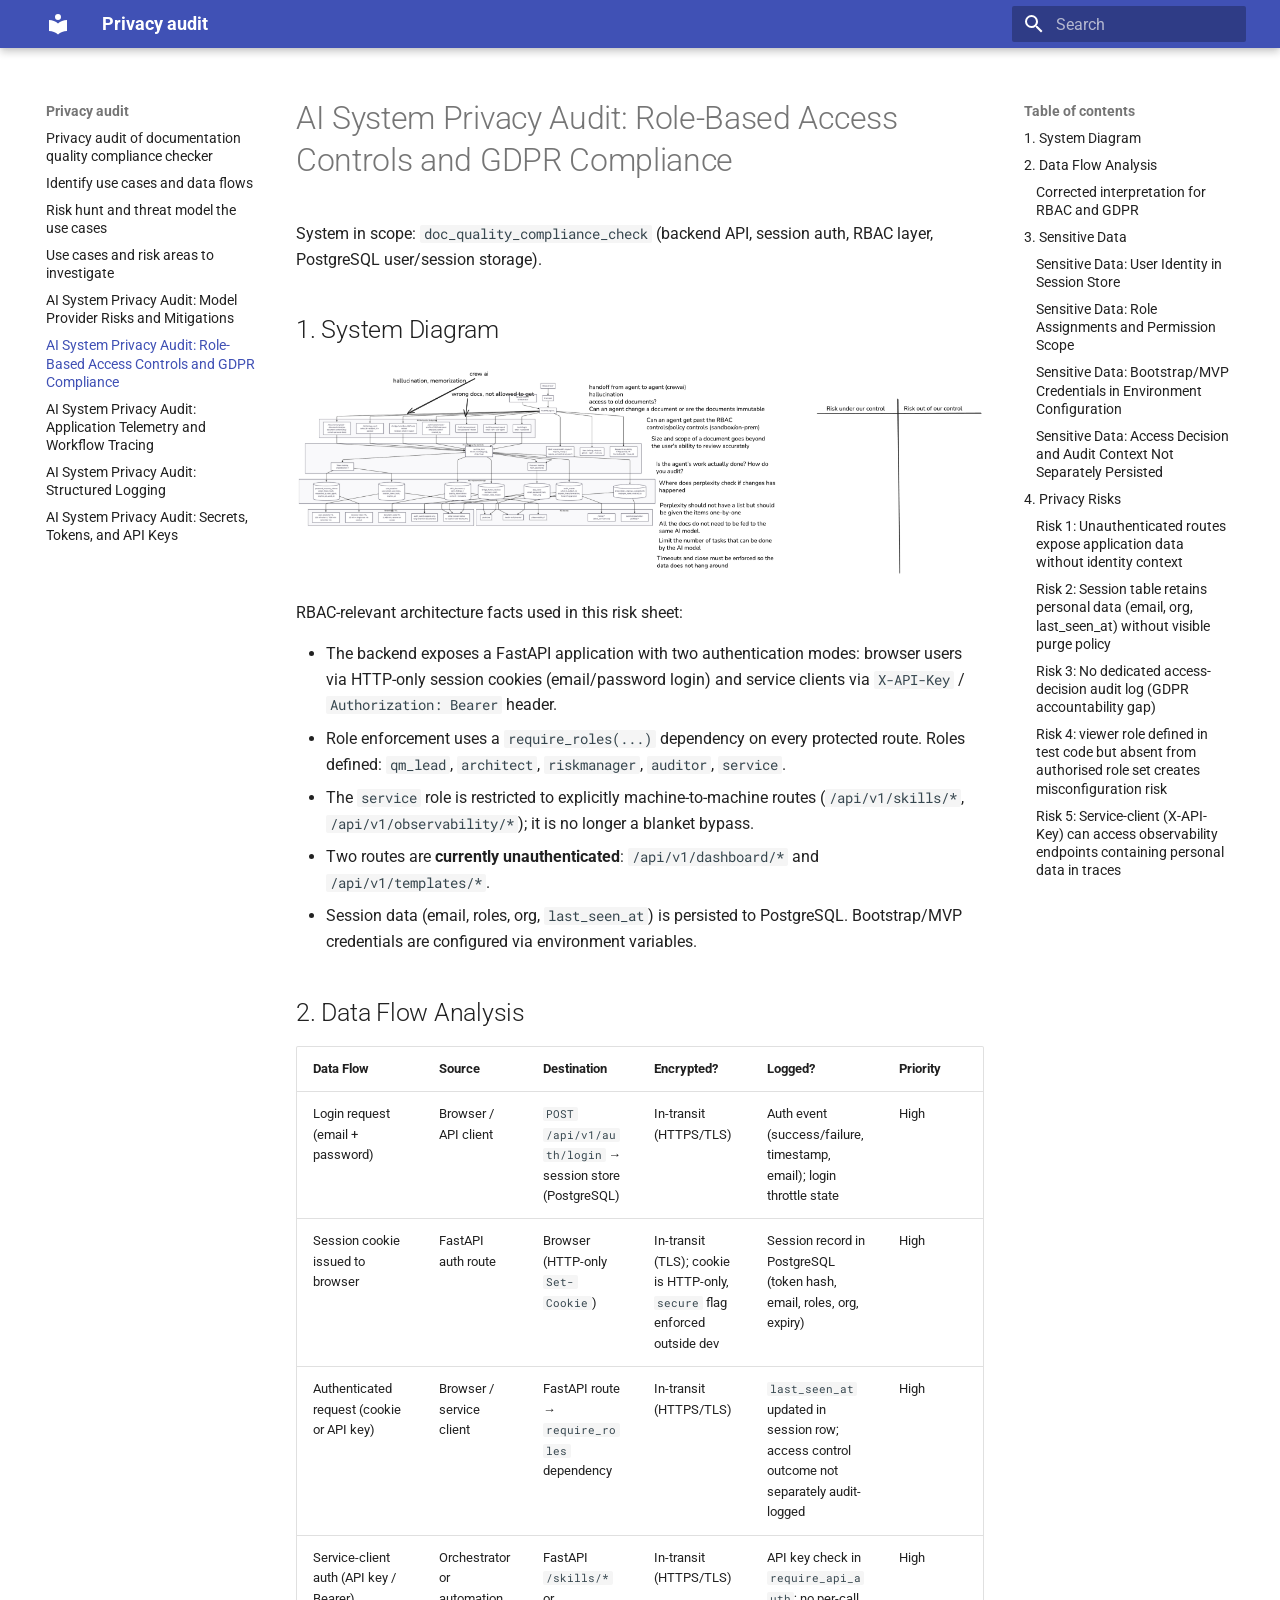
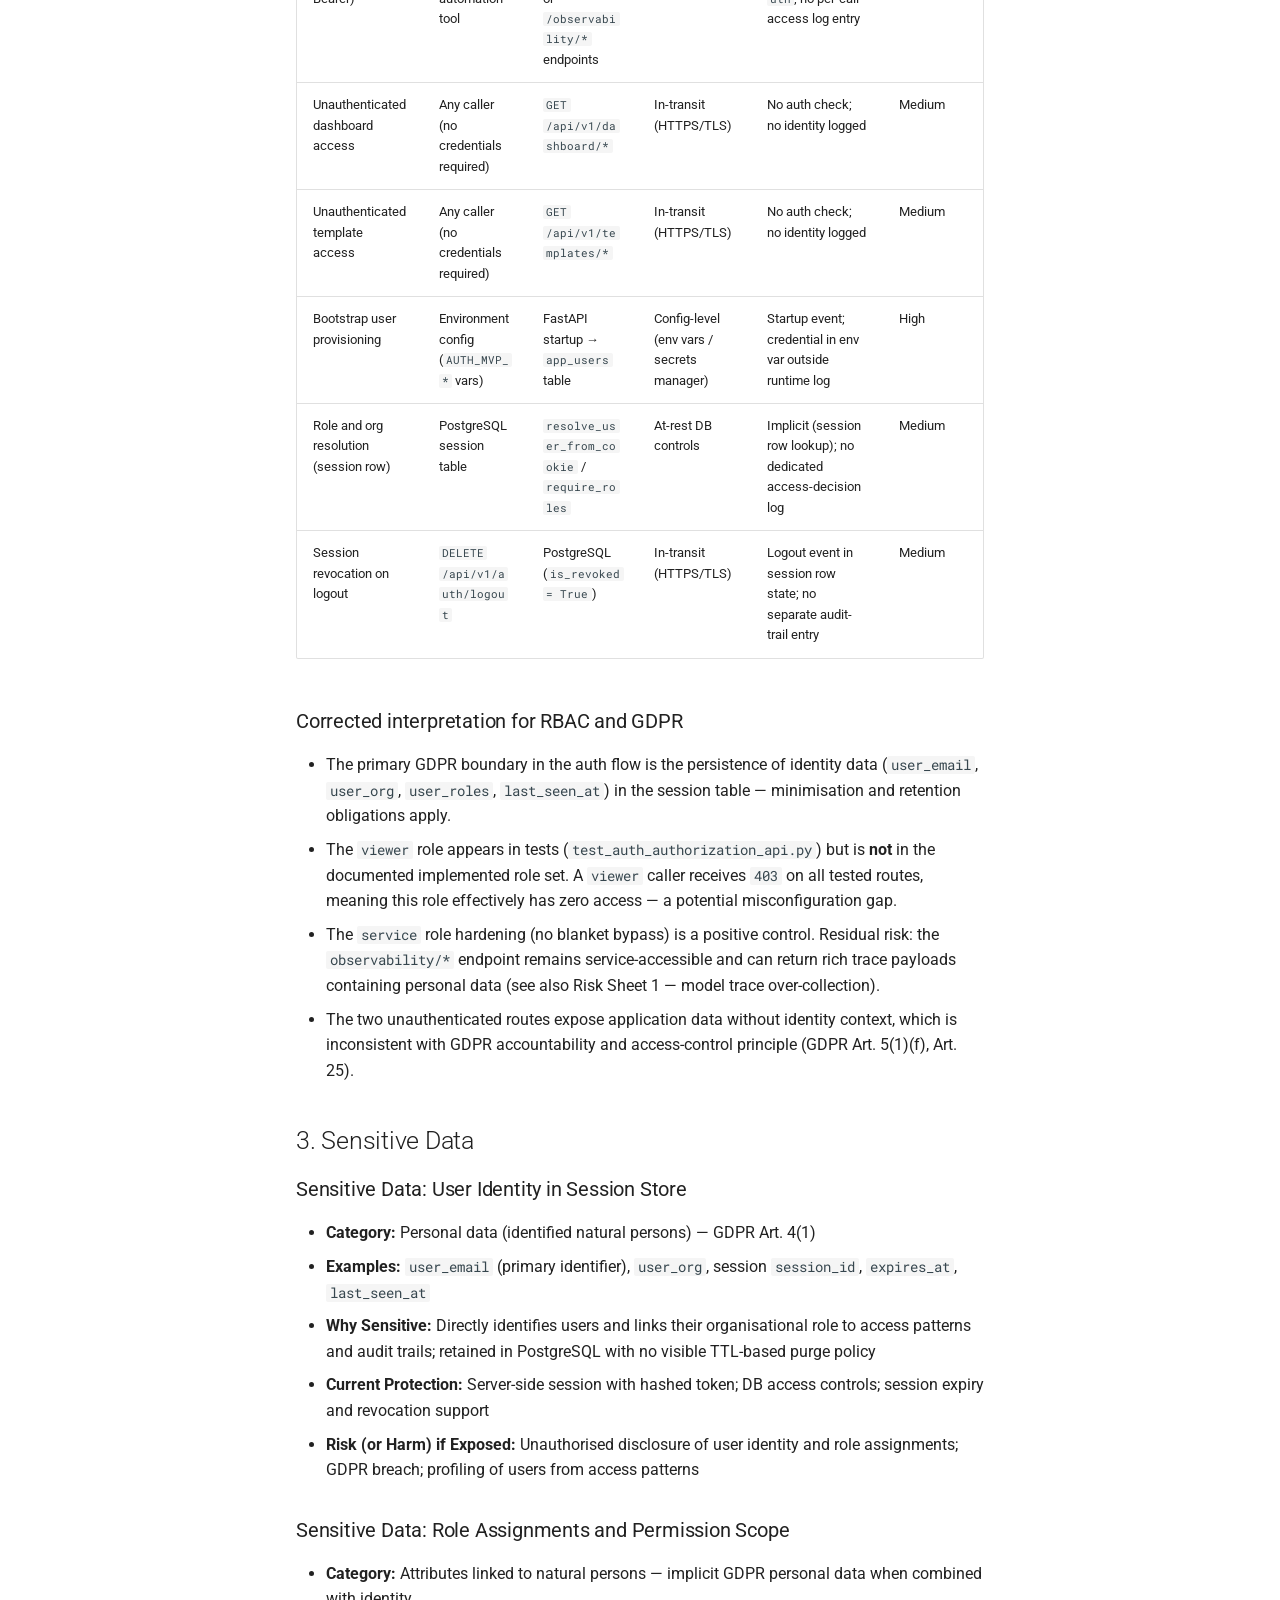
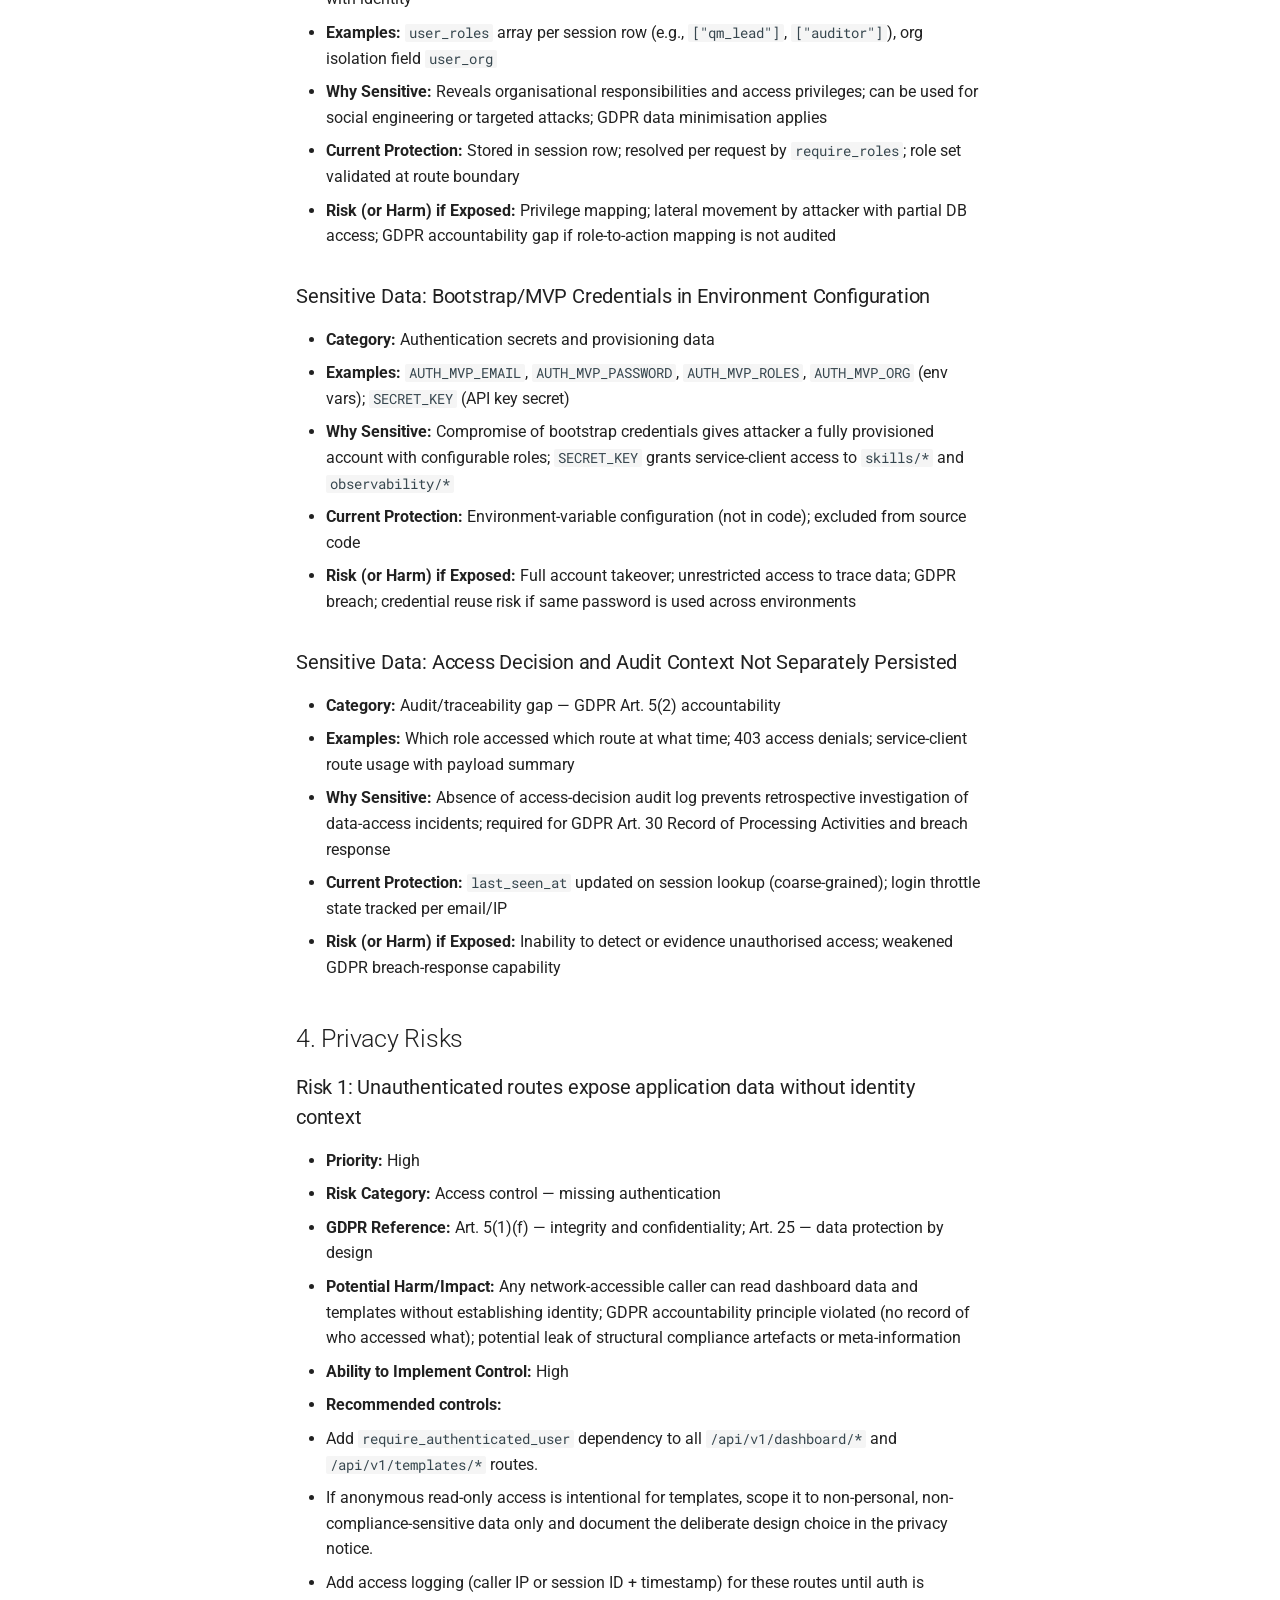
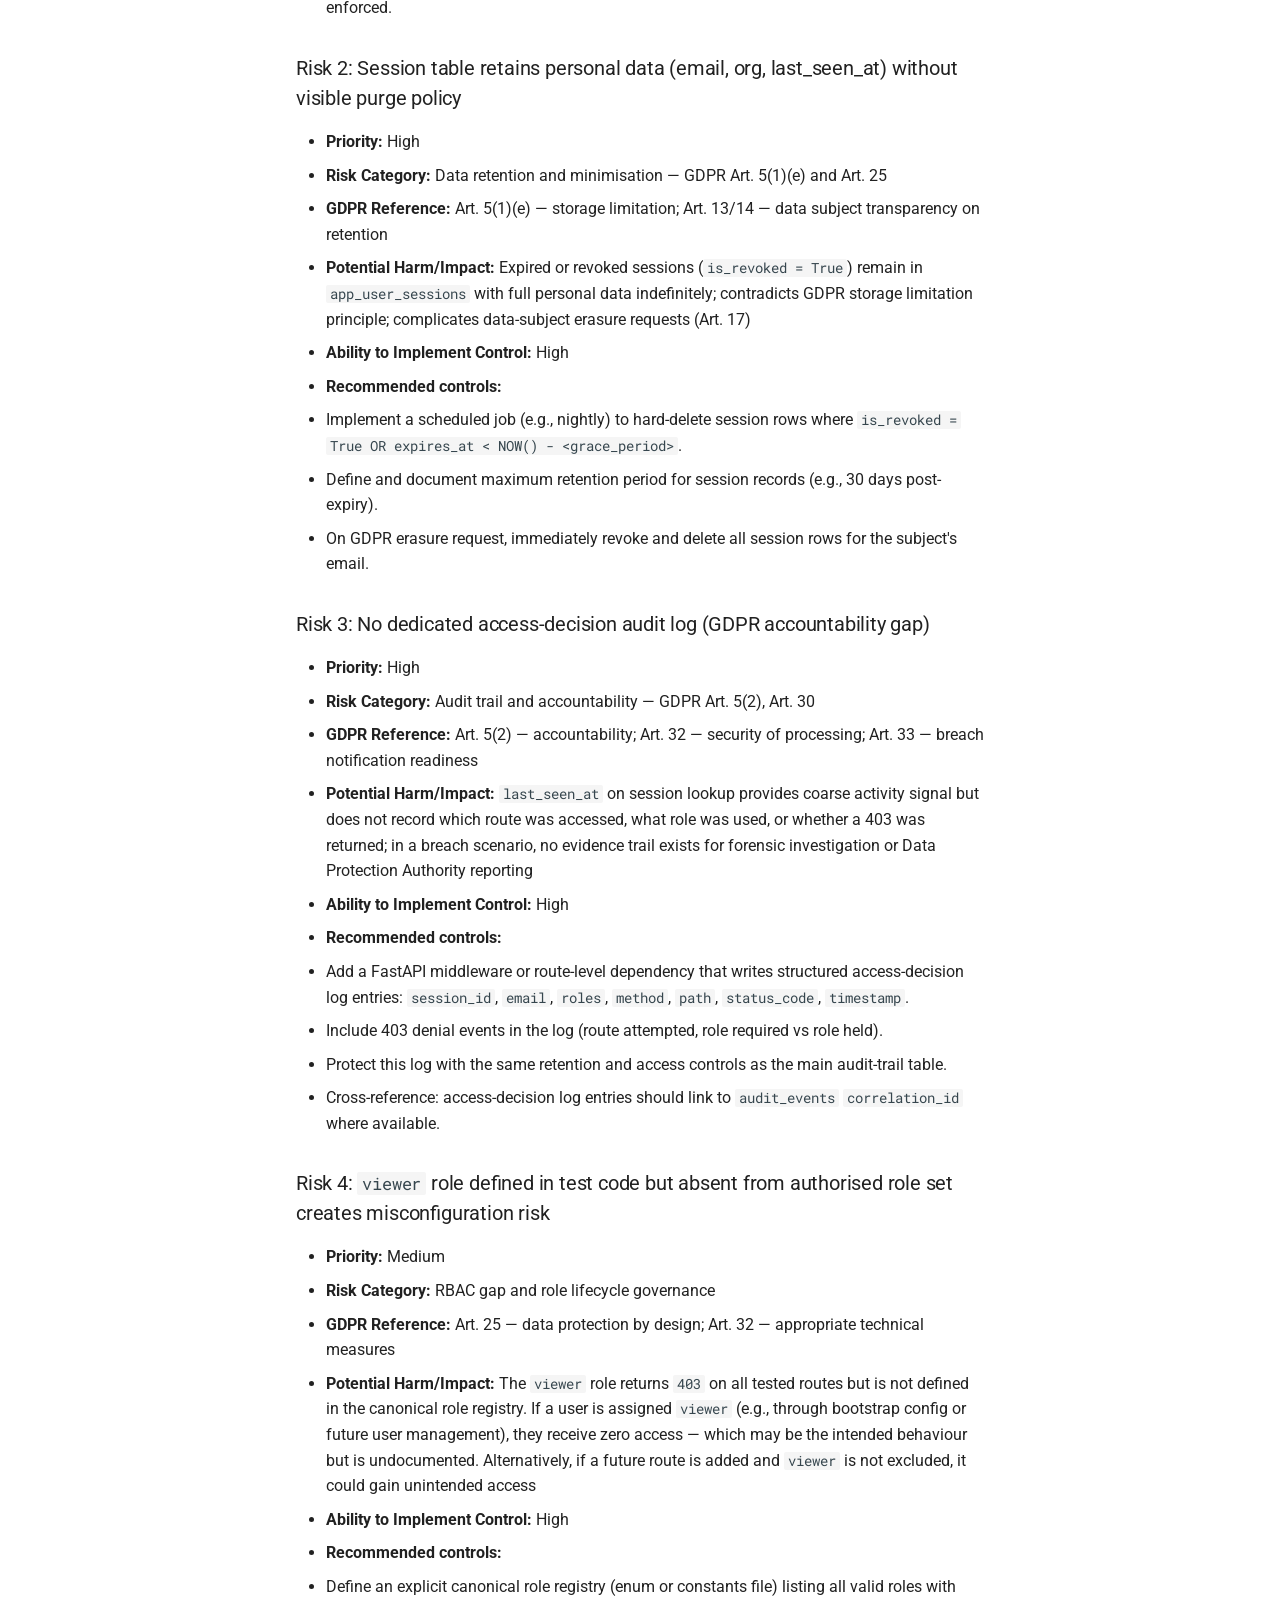
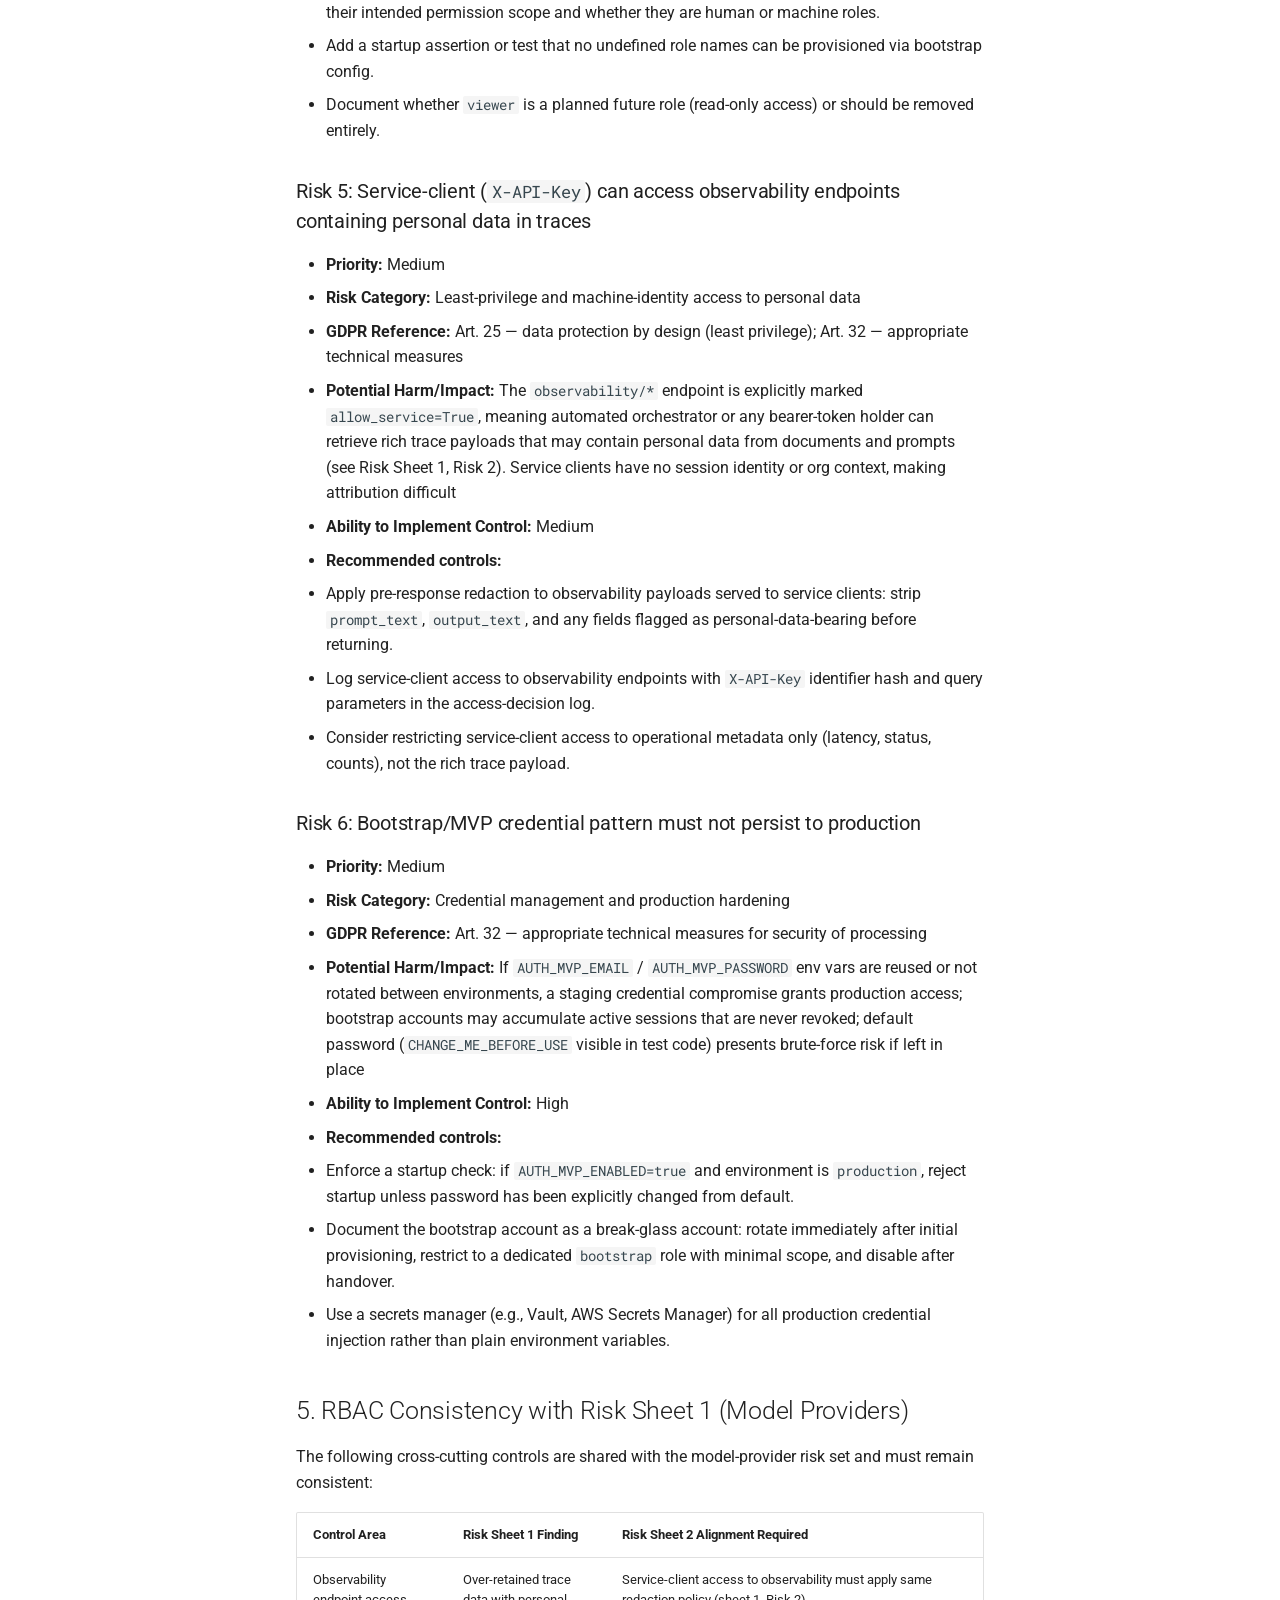
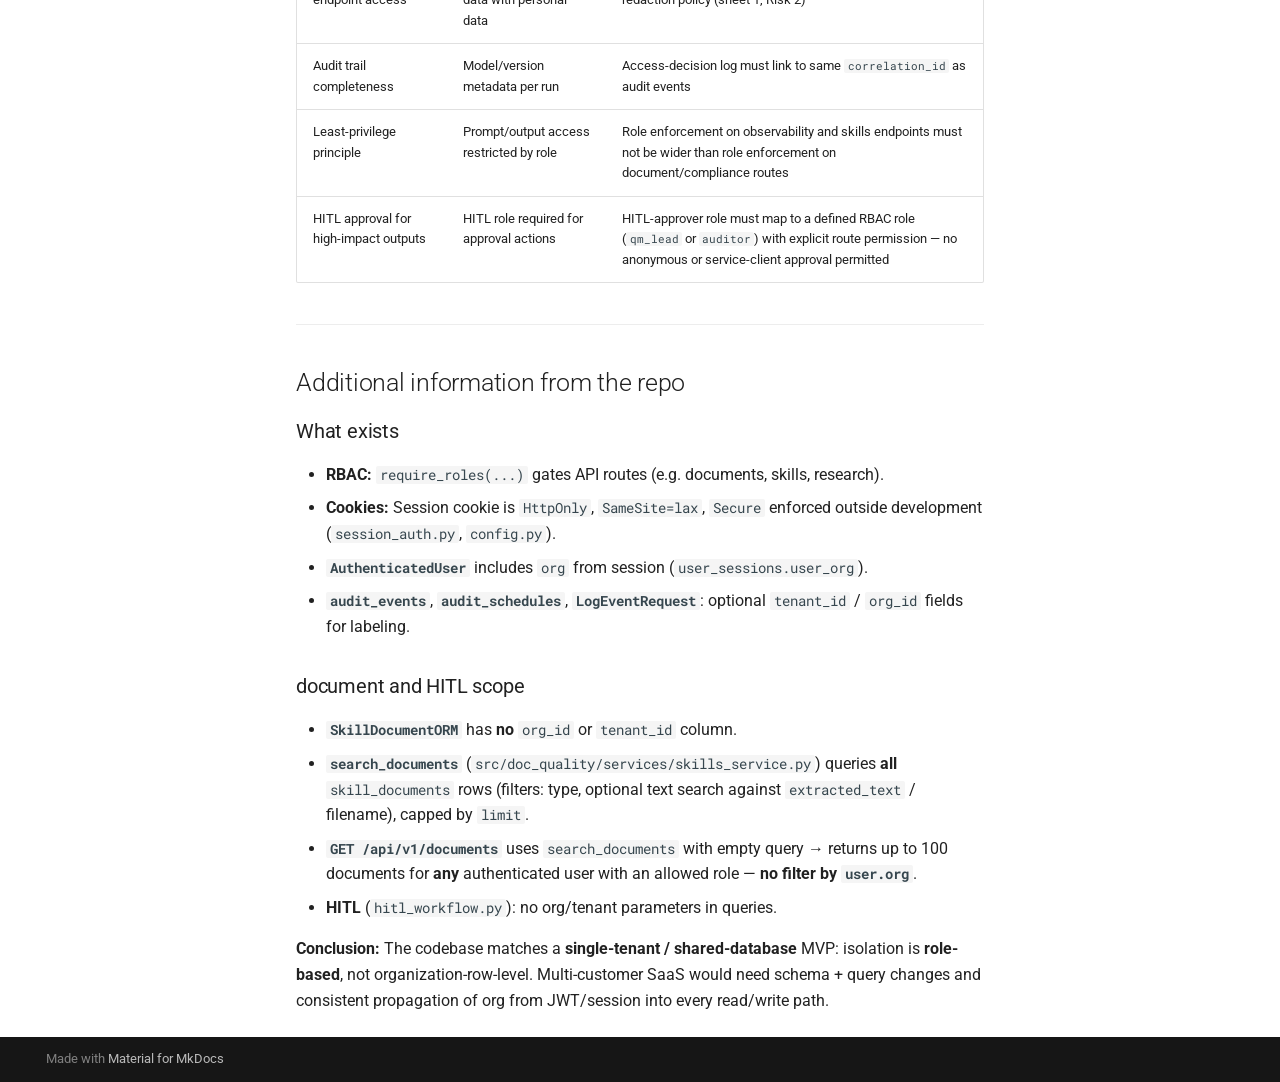
<file: 04-risks_02_access_control/index.html>
<!DOCTYPE html><html lang="en" class="no-js"><head>
    
      <meta charset="utf-8">
      <meta name="viewport" content="width=device-width,initial-scale=1">
      
      
      
        <link rel="canonical" href="https://willingc.github.io/compliance-checker/04-risks_02_access_control/">
      
      
        <link rel="prev" href="../04-risks_01_models/">
      
      
        <link rel="next" href="../04-risks_03_telemetry/">
      
      
        
      
      
      <link rel="icon" href="../assets/images/favicon.png">
      <meta name="generator" content="mkdocs-1.6.1, mkdocs-material-9.7.6">
    
    
      
        <title>AI System Privacy Audit: Role-Based Access Controls and GDPR Compliance - Privacy audit</title>
      
    
    
      <link rel="stylesheet" href="../assets/stylesheets/main.484c7ddc.min.css">
      
      


    
    
      
    
    
      
        
        
        <link rel="preconnect" href="https://fonts.gstatic.com" crossorigin="">
        <link rel="stylesheet" href="https://fonts.googleapis.com/css?family=Roboto:300,300i,400,400i,700,700i%7CRoboto+Mono:400,400i,700,700i&amp;display=fallback">
        <style>:root{--md-text-font:"Roboto";--md-code-font:"Roboto Mono"}</style>
      
    
    
    <script>__md_scope=new URL("..",location),__md_hash=e=>[...e].reduce(((e,_)=>(e<<5)-e+_.charCodeAt(0)),0),__md_get=(e,_=localStorage,t=__md_scope)=>JSON.parse(_.getItem(t.pathname+"."+e)),__md_set=(e,_,t=localStorage,a=__md_scope)=>{try{t.setItem(a.pathname+"."+e,JSON.stringify(_))}catch(e){}}</script>
    
      

    
    
  <link href="../assets/stylesheets/glightbox.min.css" rel="stylesheet"><script src="../assets/javascripts/glightbox.min.js"></script><style id="glightbox-style">
            html.glightbox-open { overflow: initial; height: 100%; }
            .gslide-title { margin-top: 0px; user-select: text; }
            .gslide-desc { color: #666; user-select: text; }
            .gslide-image img { background: white; }
            .glightbox-clean .gslide-media { -webkit-box-shadow: none; box-shadow: none; }
            .gscrollbar-fixer { padding-right: 15px; }
            .gdesc-inner { font-size: 0.75rem; }
            body[data-md-color-scheme="slate"] .gdesc-inner { background: var(--md-default-bg-color); }
            body[data-md-color-scheme="slate"] .gslide-title { color: var(--md-default-fg-color); }
            body[data-md-color-scheme="slate"] .gslide-desc { color: var(--md-default-fg-color); }
        </style></head>
  
  
    <body dir="ltr">
  
    
    <input class="md-toggle" data-md-toggle="drawer" type="checkbox" id="__drawer" autocomplete="off">
    <input class="md-toggle" data-md-toggle="search" type="checkbox" id="__search" autocomplete="off">
    <label class="md-overlay" for="__drawer"></label>
    <div data-md-component="skip">
      
        
        <a href="#ai-system-privacy-audit-role-based-access-controls-and-gdpr-compliance" class="md-skip">
          Skip to content
        </a>
      
    </div>
    <div data-md-component="announce">
      
    </div>
    
    
      

  

<header class="md-header md-header--shadow" data-md-component="header">
  <nav class="md-header__inner md-grid" aria-label="Header">
    <a href=".." title="Privacy audit" class="md-header__button md-logo" aria-label="Privacy audit" data-md-component="logo">
      
  
  <svg xmlns="http://www.w3.org/2000/svg" viewBox="0 0 24 24"><path d="M12 8a3 3 0 0 0 3-3 3 3 0 0 0-3-3 3 3 0 0 0-3 3 3 3 0 0 0 3 3m0 3.54C9.64 9.35 6.5 8 3 8v11c3.5 0 6.64 1.35 9 3.54 2.36-2.19 5.5-3.54 9-3.54V8c-3.5 0-6.64 1.35-9 3.54"></path></svg>

    </a>
    <label class="md-header__button md-icon" for="__drawer">
      
      <svg xmlns="http://www.w3.org/2000/svg" viewBox="0 0 24 24"><path d="M3 6h18v2H3zm0 5h18v2H3zm0 5h18v2H3z"></path></svg>
    </label>
    <div class="md-header__title" data-md-component="header-title">
      <div class="md-header__ellipsis">
        <div class="md-header__topic">
          <span class="md-ellipsis">
            Privacy audit
          </span>
        </div>
        <div class="md-header__topic" data-md-component="header-topic">
          <span class="md-ellipsis">
            
              AI System Privacy Audit: Role-Based Access Controls and GDPR Compliance
            
          </span>
        </div>
      </div>
    </div>
    
    
      <script>var palette=__md_get("__palette");if(palette&&palette.color){if("(prefers-color-scheme)"===palette.color.media){var media=matchMedia("(prefers-color-scheme: light)"),input=document.querySelector(media.matches?"[data-md-color-media='(prefers-color-scheme: light)']":"[data-md-color-media='(prefers-color-scheme: dark)']");palette.color.media=input.getAttribute("data-md-color-media"),palette.color.scheme=input.getAttribute("data-md-color-scheme"),palette.color.primary=input.getAttribute("data-md-color-primary"),palette.color.accent=input.getAttribute("data-md-color-accent")}for(var[key,value]of Object.entries(palette.color))document.body.setAttribute("data-md-color-"+key,value)}</script>
    
    
    
      
      
        <label class="md-header__button md-icon" for="__search">
          
          <svg xmlns="http://www.w3.org/2000/svg" viewBox="0 0 24 24"><path d="M9.5 3A6.5 6.5 0 0 1 16 9.5c0 1.61-.59 3.09-1.56 4.23l.27.27h.79l5 5-1.5 1.5-5-5v-.79l-.27-.27A6.52 6.52 0 0 1 9.5 16 6.5 6.5 0 0 1 3 9.5 6.5 6.5 0 0 1 9.5 3m0 2C7 5 5 7 5 9.5S7 14 9.5 14 14 12 14 9.5 12 5 9.5 5"></path></svg>
        </label>
        <div class="md-search" data-md-component="search" role="dialog">
  <label class="md-search__overlay" for="__search"></label>
  <div class="md-search__inner" role="search">
    <form class="md-search__form" name="search">
      <input type="text" class="md-search__input" name="query" aria-label="Search" placeholder="Search" autocapitalize="off" autocorrect="off" autocomplete="off" spellcheck="false" data-md-component="search-query" required="">
      <label class="md-search__icon md-icon" for="__search">
        
        <svg xmlns="http://www.w3.org/2000/svg" viewBox="0 0 24 24"><path d="M9.5 3A6.5 6.5 0 0 1 16 9.5c0 1.61-.59 3.09-1.56 4.23l.27.27h.79l5 5-1.5 1.5-5-5v-.79l-.27-.27A6.52 6.52 0 0 1 9.5 16 6.5 6.5 0 0 1 3 9.5 6.5 6.5 0 0 1 9.5 3m0 2C7 5 5 7 5 9.5S7 14 9.5 14 14 12 14 9.5 12 5 9.5 5"></path></svg>
        
        <svg xmlns="http://www.w3.org/2000/svg" viewBox="0 0 24 24"><path d="M20 11v2H8l5.5 5.5-1.42 1.42L4.16 12l7.92-7.92L13.5 5.5 8 11z"></path></svg>
      </label>
      <nav class="md-search__options" aria-label="Search">
        
        <button type="reset" class="md-search__icon md-icon" title="Clear" aria-label="Clear" tabindex="-1">
          
          <svg xmlns="http://www.w3.org/2000/svg" viewBox="0 0 24 24"><path d="M19 6.41 17.59 5 12 10.59 6.41 5 5 6.41 10.59 12 5 17.59 6.41 19 12 13.41 17.59 19 19 17.59 13.41 12z"></path></svg>
        </button>
      </nav>
      
    </form>
    <div class="md-search__output">
      <div class="md-search__scrollwrap" tabindex="0" data-md-scrollfix="">
        <div class="md-search-result" data-md-component="search-result">
          <div class="md-search-result__meta">
            Initializing search
          </div>
          <ol class="md-search-result__list" role="presentation"></ol>
        </div>
      </div>
    </div>
  </div>
</div>
      
    
    
  </nav>
  
</header>
    
    <div class="md-container" data-md-component="container">
      
      
        
          
        
      
      <main class="md-main" data-md-component="main">
        <div class="md-main__inner md-grid">
          
            
              
              <div class="md-sidebar md-sidebar--primary" data-md-component="sidebar" data-md-type="navigation">
                <div class="md-sidebar__scrollwrap">
                  <div class="md-sidebar__inner">
                    



<nav class="md-nav md-nav--primary" aria-label="Navigation" data-md-level="0">
  <label class="md-nav__title" for="__drawer">
    <a href=".." title="Privacy audit" class="md-nav__button md-logo" aria-label="Privacy audit" data-md-component="logo">
      
  
  <svg xmlns="http://www.w3.org/2000/svg" viewBox="0 0 24 24"><path d="M12 8a3 3 0 0 0 3-3 3 3 0 0 0-3-3 3 3 0 0 0-3 3 3 3 0 0 0 3 3m0 3.54C9.64 9.35 6.5 8 3 8v11c3.5 0 6.64 1.35 9 3.54 2.36-2.19 5.5-3.54 9-3.54V8c-3.5 0-6.64 1.35-9 3.54"></path></svg>

    </a>
    Privacy audit
  </label>
  
  <ul class="md-nav__list" data-md-scrollfix="">
    
      
      
  
  
  
  
    <li class="md-nav__item">
      <a href=".." class="md-nav__link">
        
  
  
  <span class="md-ellipsis">
    
  
    Privacy audit of documentation quality compliance checker
  

    
  </span>
  
  

      </a>
    </li>
  

    
      
      
  
  
  
  
    <li class="md-nav__item">
      <a href="../02-week1_use_cases/" class="md-nav__link">
        
  
  
  <span class="md-ellipsis">
    
  
    Identify use cases and data flows
  

    
  </span>
  
  

      </a>
    </li>
  

    
      
      
  
  
  
  
    <li class="md-nav__item">
      <a href="../03-week2_risk_model/" class="md-nav__link">
        
  
  
  <span class="md-ellipsis">
    
  
    Risk hunt and threat model the use cases
  

    
  </span>
  
  

      </a>
    </li>
  

    
      
      
  
  
  
  
    <li class="md-nav__item">
      <a href="../03-week2_use_cases_risks/" class="md-nav__link">
        
  
  
  <span class="md-ellipsis">
    
  
    Use cases and risk areas to investigate
  

    
  </span>
  
  

      </a>
    </li>
  

    
      
      
  
  
  
  
    <li class="md-nav__item">
      <a href="../04-risks_01_models/" class="md-nav__link">
        
  
  
  <span class="md-ellipsis">
    
  
    AI System Privacy Audit: Model Provider Risks and Mitigations
  

    
  </span>
  
  

      </a>
    </li>
  

    
      
      
  
  
    
  
  
  
    <li class="md-nav__item md-nav__item--active">
      
      <input class="md-nav__toggle md-toggle" type="checkbox" id="__toc">
      
      
        
      
      
        <label class="md-nav__link md-nav__link--active" for="__toc">
          
  
  
  <span class="md-ellipsis">
    
  
    AI System Privacy Audit: Role-Based Access Controls and GDPR Compliance
  

    
  </span>
  
  

          <span class="md-nav__icon md-icon"></span>
        </label>
      
      <a href="./" class="md-nav__link md-nav__link--active">
        
  
  
  <span class="md-ellipsis">
    
  
    AI System Privacy Audit: Role-Based Access Controls and GDPR Compliance
  

    
  </span>
  
  

      </a>
      
        

<nav class="md-nav md-nav--secondary" aria-label="Table of contents">
  
  
  
    
  
  
    <label class="md-nav__title" for="__toc">
      <span class="md-nav__icon md-icon"></span>
      Table of contents
    </label>
    <ul class="md-nav__list" data-md-component="toc" data-md-scrollfix="">
      
        <li class="md-nav__item">
  <a href="#1-system-diagram" class="md-nav__link">
    <span class="md-ellipsis">
      
        1. System Diagram
      
    </span>
  </a>
  
</li>
      
        <li class="md-nav__item">
  <a href="#2-data-flow-analysis" class="md-nav__link">
    <span class="md-ellipsis">
      
        2. Data Flow Analysis
      
    </span>
  </a>
  
    <nav class="md-nav" aria-label="2. Data Flow Analysis">
      <ul class="md-nav__list">
        
          <li class="md-nav__item">
  <a href="#corrected-interpretation-for-rbac-and-gdpr" class="md-nav__link">
    <span class="md-ellipsis">
      
        Corrected interpretation for RBAC and GDPR
      
    </span>
  </a>
  
</li>
        
      </ul>
    </nav>
  
</li>
      
        <li class="md-nav__item">
  <a href="#3-sensitive-data" class="md-nav__link">
    <span class="md-ellipsis">
      
        3. Sensitive Data
      
    </span>
  </a>
  
    <nav class="md-nav" aria-label="3. Sensitive Data">
      <ul class="md-nav__list">
        
          <li class="md-nav__item">
  <a href="#sensitive-data-user-identity-in-session-store" class="md-nav__link">
    <span class="md-ellipsis">
      
        Sensitive Data: User Identity in Session Store
      
    </span>
  </a>
  
</li>
        
          <li class="md-nav__item">
  <a href="#sensitive-data-role-assignments-and-permission-scope" class="md-nav__link">
    <span class="md-ellipsis">
      
        Sensitive Data: Role Assignments and Permission Scope
      
    </span>
  </a>
  
</li>
        
          <li class="md-nav__item">
  <a href="#sensitive-data-bootstrapmvp-credentials-in-environment-configuration" class="md-nav__link">
    <span class="md-ellipsis">
      
        Sensitive Data: Bootstrap/MVP Credentials in Environment Configuration
      
    </span>
  </a>
  
</li>
        
          <li class="md-nav__item">
  <a href="#sensitive-data-access-decision-and-audit-context-not-separately-persisted" class="md-nav__link">
    <span class="md-ellipsis">
      
        Sensitive Data: Access Decision and Audit Context Not Separately Persisted
      
    </span>
  </a>
  
</li>
        
      </ul>
    </nav>
  
</li>
      
        <li class="md-nav__item">
  <a href="#4-privacy-risks" class="md-nav__link">
    <span class="md-ellipsis">
      
        4. Privacy Risks
      
    </span>
  </a>
  
    <nav class="md-nav" aria-label="4. Privacy Risks">
      <ul class="md-nav__list">
        
          <li class="md-nav__item">
  <a href="#risk-1-unauthenticated-routes-expose-application-data-without-identity-context" class="md-nav__link">
    <span class="md-ellipsis">
      
        Risk 1: Unauthenticated routes expose application data without identity context
      
    </span>
  </a>
  
</li>
        
          <li class="md-nav__item">
  <a href="#risk-2-session-table-retains-personal-data-email-org-last_seen_at-without-visible-purge-policy" class="md-nav__link">
    <span class="md-ellipsis">
      
        Risk 2: Session table retains personal data (email, org, last_seen_at) without visible purge policy
      
    </span>
  </a>
  
</li>
        
          <li class="md-nav__item">
  <a href="#risk-3-no-dedicated-access-decision-audit-log-gdpr-accountability-gap" class="md-nav__link">
    <span class="md-ellipsis">
      
        Risk 3: No dedicated access-decision audit log (GDPR accountability gap)
      
    </span>
  </a>
  
</li>
        
          <li class="md-nav__item">
  <a href="#risk-4-viewer-role-defined-in-test-code-but-absent-from-authorised-role-set-creates-misconfiguration-risk" class="md-nav__link">
    <span class="md-ellipsis">
      
        Risk 4: viewer role defined in test code but absent from authorised role set creates misconfiguration risk
      
    </span>
  </a>
  
</li>
        
          <li class="md-nav__item">
  <a href="#risk-5-service-client-x-api-key-can-access-observability-endpoints-containing-personal-data-in-traces" class="md-nav__link">
    <span class="md-ellipsis">
      
        Risk 5: Service-client (X-API-Key) can access observability endpoints containing personal data in traces
      
    </span>
  </a>
  
</li>
        
          <li class="md-nav__item">
  <a href="#risk-6-bootstrapmvp-credential-pattern-must-not-persist-to-production" class="md-nav__link">
    <span class="md-ellipsis">
      
        Risk 6: Bootstrap/MVP credential pattern must not persist to production
      
    </span>
  </a>
  
</li>
        
      </ul>
    </nav>
  
</li>
      
        <li class="md-nav__item">
  <a href="#5-rbac-consistency-with-risk-sheet-1-model-providers" class="md-nav__link">
    <span class="md-ellipsis">
      
        5. RBAC Consistency with Risk Sheet 1 (Model Providers)
      
    </span>
  </a>
  
</li>
      
        <li class="md-nav__item">
  <a href="#additional-information-from-the-repo" class="md-nav__link">
    <span class="md-ellipsis">
      
        Additional information from the repo
      
    </span>
  </a>
  
    <nav class="md-nav" aria-label="Additional information from the repo">
      <ul class="md-nav__list">
        
          <li class="md-nav__item">
  <a href="#what-exists" class="md-nav__link">
    <span class="md-ellipsis">
      
        What exists
      
    </span>
  </a>
  
</li>
        
          <li class="md-nav__item">
  <a href="#document-and-hitl-scope" class="md-nav__link">
    <span class="md-ellipsis">
      
        document and HITL scope
      
    </span>
  </a>
  
</li>
        
      </ul>
    </nav>
  
</li>
      
    </ul>
  
</nav>
      
    </li>
  

    
      
      
  
  
  
  
    <li class="md-nav__item">
      <a href="../04-risks_03_telemetry/" class="md-nav__link">
        
  
  
  <span class="md-ellipsis">
    
  
    AI System Privacy Audit: Application Telemetry and Workflow Tracing
  

    
  </span>
  
  

      </a>
    </li>
  

    
      
      
  
  
  
  
    <li class="md-nav__item">
      <a href="../04-risks_03_structured_logging/" class="md-nav__link">
        
  
  
  <span class="md-ellipsis">
    
  
    AI System Privacy Audit: Structured Logging
  

    
  </span>
  
  

      </a>
    </li>
  

    
      
      
  
  
  
  
    <li class="md-nav__item">
      <a href="../04-risks_04_secrets_tokens_keys/" class="md-nav__link">
        
  
  
  <span class="md-ellipsis">
    
  
    AI System Privacy Audit: Secrets, Tokens, and API Keys
  

    
  </span>
  
  

      </a>
    </li>
  

    
  </ul>
</nav>
                  </div>
                </div>
              </div>
            
            
              
              <div class="md-sidebar md-sidebar--secondary" data-md-component="sidebar" data-md-type="toc">
                <div class="md-sidebar__scrollwrap">
                  <div class="md-sidebar__inner">
                    

<nav class="md-nav md-nav--secondary" aria-label="Table of contents">
  
  
  
    
  
  
    <label class="md-nav__title" for="__toc">
      <span class="md-nav__icon md-icon"></span>
      Table of contents
    </label>
    <ul class="md-nav__list" data-md-component="toc" data-md-scrollfix="">
      
        <li class="md-nav__item">
  <a href="#1-system-diagram" class="md-nav__link">
    <span class="md-ellipsis">
      
        1. System Diagram
      
    </span>
  </a>
  
</li>
      
        <li class="md-nav__item">
  <a href="#2-data-flow-analysis" class="md-nav__link">
    <span class="md-ellipsis">
      
        2. Data Flow Analysis
      
    </span>
  </a>
  
    <nav class="md-nav" aria-label="2. Data Flow Analysis">
      <ul class="md-nav__list">
        
          <li class="md-nav__item">
  <a href="#corrected-interpretation-for-rbac-and-gdpr" class="md-nav__link">
    <span class="md-ellipsis">
      
        Corrected interpretation for RBAC and GDPR
      
    </span>
  </a>
  
</li>
        
      </ul>
    </nav>
  
</li>
      
        <li class="md-nav__item">
  <a href="#3-sensitive-data" class="md-nav__link">
    <span class="md-ellipsis">
      
        3. Sensitive Data
      
    </span>
  </a>
  
    <nav class="md-nav" aria-label="3. Sensitive Data">
      <ul class="md-nav__list">
        
          <li class="md-nav__item">
  <a href="#sensitive-data-user-identity-in-session-store" class="md-nav__link">
    <span class="md-ellipsis">
      
        Sensitive Data: User Identity in Session Store
      
    </span>
  </a>
  
</li>
        
          <li class="md-nav__item">
  <a href="#sensitive-data-role-assignments-and-permission-scope" class="md-nav__link">
    <span class="md-ellipsis">
      
        Sensitive Data: Role Assignments and Permission Scope
      
    </span>
  </a>
  
</li>
        
          <li class="md-nav__item">
  <a href="#sensitive-data-bootstrapmvp-credentials-in-environment-configuration" class="md-nav__link">
    <span class="md-ellipsis">
      
        Sensitive Data: Bootstrap/MVP Credentials in Environment Configuration
      
    </span>
  </a>
  
</li>
        
          <li class="md-nav__item">
  <a href="#sensitive-data-access-decision-and-audit-context-not-separately-persisted" class="md-nav__link">
    <span class="md-ellipsis">
      
        Sensitive Data: Access Decision and Audit Context Not Separately Persisted
      
    </span>
  </a>
  
</li>
        
      </ul>
    </nav>
  
</li>
      
        <li class="md-nav__item">
  <a href="#4-privacy-risks" class="md-nav__link">
    <span class="md-ellipsis">
      
        4. Privacy Risks
      
    </span>
  </a>
  
    <nav class="md-nav" aria-label="4. Privacy Risks">
      <ul class="md-nav__list">
        
          <li class="md-nav__item">
  <a href="#risk-1-unauthenticated-routes-expose-application-data-without-identity-context" class="md-nav__link">
    <span class="md-ellipsis">
      
        Risk 1: Unauthenticated routes expose application data without identity context
      
    </span>
  </a>
  
</li>
        
          <li class="md-nav__item">
  <a href="#risk-2-session-table-retains-personal-data-email-org-last_seen_at-without-visible-purge-policy" class="md-nav__link">
    <span class="md-ellipsis">
      
        Risk 2: Session table retains personal data (email, org, last_seen_at) without visible purge policy
      
    </span>
  </a>
  
</li>
        
          <li class="md-nav__item">
  <a href="#risk-3-no-dedicated-access-decision-audit-log-gdpr-accountability-gap" class="md-nav__link">
    <span class="md-ellipsis">
      
        Risk 3: No dedicated access-decision audit log (GDPR accountability gap)
      
    </span>
  </a>
  
</li>
        
          <li class="md-nav__item">
  <a href="#risk-4-viewer-role-defined-in-test-code-but-absent-from-authorised-role-set-creates-misconfiguration-risk" class="md-nav__link">
    <span class="md-ellipsis">
      
        Risk 4: viewer role defined in test code but absent from authorised role set creates misconfiguration risk
      
    </span>
  </a>
  
</li>
        
          <li class="md-nav__item">
  <a href="#risk-5-service-client-x-api-key-can-access-observability-endpoints-containing-personal-data-in-traces" class="md-nav__link">
    <span class="md-ellipsis">
      
        Risk 5: Service-client (X-API-Key) can access observability endpoints containing personal data in traces
      
    </span>
  </a>
  
</li>
        
          <li class="md-nav__item">
  <a href="#risk-6-bootstrapmvp-credential-pattern-must-not-persist-to-production" class="md-nav__link">
    <span class="md-ellipsis">
      
        Risk 6: Bootstrap/MVP credential pattern must not persist to production
      
    </span>
  </a>
  
</li>
        
      </ul>
    </nav>
  
</li>
      
        <li class="md-nav__item">
  <a href="#5-rbac-consistency-with-risk-sheet-1-model-providers" class="md-nav__link">
    <span class="md-ellipsis">
      
        5. RBAC Consistency with Risk Sheet 1 (Model Providers)
      
    </span>
  </a>
  
</li>
      
        <li class="md-nav__item">
  <a href="#additional-information-from-the-repo" class="md-nav__link">
    <span class="md-ellipsis">
      
        Additional information from the repo
      
    </span>
  </a>
  
    <nav class="md-nav" aria-label="Additional information from the repo">
      <ul class="md-nav__list">
        
          <li class="md-nav__item">
  <a href="#what-exists" class="md-nav__link">
    <span class="md-ellipsis">
      
        What exists
      
    </span>
  </a>
  
</li>
        
          <li class="md-nav__item">
  <a href="#document-and-hitl-scope" class="md-nav__link">
    <span class="md-ellipsis">
      
        document and HITL scope
      
    </span>
  </a>
  
</li>
        
      </ul>
    </nav>
  
</li>
      
    </ul>
  
</nav>
                  </div>
                </div>
              </div>
            
          
          
            <div class="md-content" data-md-component="content">
              
              <article class="md-content__inner md-typeset">
                
                  



<h1 id="ai-system-privacy-audit-role-based-access-controls-and-gdpr-compliance">AI System Privacy Audit: Role-Based Access Controls and GDPR Compliance</h1>
<p>System in scope: <code>doc_quality_compliance_check</code> (backend API, session auth, RBAC layer, PostgreSQL user/session storage).</p>
<h2 id="1-system-diagram">1. System Diagram</h2>
<p><a class="glightbox" data-type="image" data-width="100%" data-height="auto" href="../images/raw/compliance-checker-2026-05-02.png" data-desc-position="bottom"><img alt="" src="../images/raw/compliance-checker-2026-05-02.png"></a></p>
<p>RBAC-relevant architecture facts used in this risk sheet:</p>
<ul>
<li>The backend exposes a FastAPI application with two authentication modes: browser users via HTTP-only session cookies (email/password login) and service clients via <code>X-API-Key</code> / <code>Authorization: Bearer</code> header.</li>
<li>Role enforcement uses a <code>require_roles(...)</code> dependency on every protected route. Roles defined: <code>qm_lead</code>, <code>architect</code>, <code>riskmanager</code>, <code>auditor</code>, <code>service</code>.</li>
<li>The <code>service</code> role is restricted to explicitly machine-to-machine routes (<code>/api/v1/skills/*</code>, <code>/api/v1/observability/*</code>); it is no longer a blanket bypass.</li>
<li>Two routes are <strong>currently unauthenticated</strong>: <code>/api/v1/dashboard/*</code> and <code>/api/v1/templates/*</code>.</li>
<li>Session data (email, roles, org, <code>last_seen_at</code>) is persisted to PostgreSQL. Bootstrap/MVP credentials are configured via environment variables.</li>
</ul>
<h2 id="2-data-flow-analysis">2. Data Flow Analysis</h2>
<table>
<thead>
<tr>
<th>Data Flow</th>
<th>Source</th>
<th>Destination</th>
<th>Encrypted?</th>
<th>Logged?</th>
<th>Priority</th>
</tr>
</thead>
<tbody>
<tr>
<td>Login request (email + password)</td>
<td>Browser / API client</td>
<td><code>POST /api/v1/auth/login</code> → session store (PostgreSQL)</td>
<td>In-transit (HTTPS/TLS)</td>
<td>Auth event (success/failure, timestamp, email); login throttle state</td>
<td>High</td>
</tr>
<tr>
<td>Session cookie issued to browser</td>
<td>FastAPI auth route</td>
<td>Browser (HTTP-only <code>Set-Cookie</code>)</td>
<td>In-transit (TLS); cookie is HTTP-only, <code>secure</code> flag enforced outside dev</td>
<td>Session record in PostgreSQL (token hash, email, roles, org, expiry)</td>
<td>High</td>
</tr>
<tr>
<td>Authenticated request (cookie or API key)</td>
<td>Browser / service client</td>
<td>FastAPI route → <code>require_roles</code> dependency</td>
<td>In-transit (HTTPS/TLS)</td>
<td><code>last_seen_at</code> updated in session row; access control outcome not separately audit-logged</td>
<td>High</td>
</tr>
<tr>
<td>Service-client auth (API key / Bearer)</td>
<td>Orchestrator or automation tool</td>
<td>FastAPI <code>/skills/*</code> or <code>/observability/*</code> endpoints</td>
<td>In-transit (HTTPS/TLS)</td>
<td>API key check in <code>require_api_auth</code>; no per-call access log entry</td>
<td>High</td>
</tr>
<tr>
<td>Unauthenticated dashboard access</td>
<td>Any caller (no credentials required)</td>
<td><code>GET /api/v1/dashboard/*</code></td>
<td>In-transit (HTTPS/TLS)</td>
<td>No auth check; no identity logged</td>
<td>Medium</td>
</tr>
<tr>
<td>Unauthenticated template access</td>
<td>Any caller (no credentials required)</td>
<td><code>GET /api/v1/templates/*</code></td>
<td>In-transit (HTTPS/TLS)</td>
<td>No auth check; no identity logged</td>
<td>Medium</td>
</tr>
<tr>
<td>Bootstrap user provisioning</td>
<td>Environment config (<code>AUTH_MVP_*</code> vars)</td>
<td>FastAPI startup → <code>app_users</code> table</td>
<td>Config-level (env vars / secrets manager)</td>
<td>Startup event; credential in env var outside runtime log</td>
<td>High</td>
</tr>
<tr>
<td>Role and org resolution (session row)</td>
<td>PostgreSQL session table</td>
<td><code>resolve_user_from_cookie</code> / <code>require_roles</code></td>
<td>At-rest DB controls</td>
<td>Implicit (session row lookup); no dedicated access-decision log</td>
<td>Medium</td>
</tr>
<tr>
<td>Session revocation on logout</td>
<td><code>DELETE /api/v1/auth/logout</code></td>
<td>PostgreSQL (<code>is_revoked = True</code>)</td>
<td>In-transit (HTTPS/TLS)</td>
<td>Logout event in session row state; no separate audit-trail entry</td>
<td>Medium</td>
</tr>
</tbody>
</table>
<h3 id="corrected-interpretation-for-rbac-and-gdpr">Corrected interpretation for RBAC and GDPR</h3>
<ul>
<li>The primary GDPR boundary in the auth flow is the persistence of identity data (<code>user_email</code>, <code>user_org</code>, <code>user_roles</code>, <code>last_seen_at</code>) in the session table — minimisation and retention obligations apply.</li>
<li>The <code>viewer</code> role appears in tests (<code>test_auth_authorization_api.py</code>) but is <strong>not</strong> in the documented implemented role set. A <code>viewer</code> caller receives <code>403</code> on all tested routes, meaning this role effectively has zero access — a potential misconfiguration gap.</li>
<li>The <code>service</code> role hardening (no blanket bypass) is a positive control. Residual risk: the <code>observability/*</code> endpoint remains service-accessible and can return rich trace payloads containing personal data (see also Risk Sheet 1 — model trace over-collection).</li>
<li>The two unauthenticated routes expose application data without identity context, which is inconsistent with GDPR accountability and access-control principle (GDPR Art. 5(1)(f), Art. 25).</li>
</ul>
<h2 id="3-sensitive-data">3. Sensitive Data</h2>
<h3 id="sensitive-data-user-identity-in-session-store">Sensitive Data: User Identity in Session Store</h3>
<ul>
<li><strong>Category:</strong> Personal data (identified natural persons) — GDPR Art. 4(1)</li>
<li><strong>Examples:</strong> <code>user_email</code> (primary identifier), <code>user_org</code>, session <code>session_id</code>, <code>expires_at</code>, <code>last_seen_at</code></li>
<li><strong>Why Sensitive:</strong> Directly identifies users and links their organisational role to access patterns and audit trails; retained in PostgreSQL with no visible TTL-based purge policy</li>
<li><strong>Current Protection:</strong> Server-side session with hashed token; DB access controls; session expiry and revocation support</li>
<li><strong>Risk (or Harm) if Exposed:</strong> Unauthorised disclosure of user identity and role assignments; GDPR breach; profiling of users from access patterns</li>
</ul>
<h3 id="sensitive-data-role-assignments-and-permission-scope">Sensitive Data: Role Assignments and Permission Scope</h3>
<ul>
<li><strong>Category:</strong> Attributes linked to natural persons — implicit GDPR personal data when combined with identity</li>
<li><strong>Examples:</strong> <code>user_roles</code> array per session row (e.g., <code>["qm_lead"]</code>, <code>["auditor"]</code>), org isolation field <code>user_org</code></li>
<li><strong>Why Sensitive:</strong> Reveals organisational responsibilities and access privileges; can be used for social engineering or targeted attacks; GDPR data minimisation applies</li>
<li><strong>Current Protection:</strong> Stored in session row; resolved per request by <code>require_roles</code>; role set validated at route boundary</li>
<li><strong>Risk (or Harm) if Exposed:</strong> Privilege mapping; lateral movement by attacker with partial DB access; GDPR accountability gap if role-to-action mapping is not audited</li>
</ul>
<h3 id="sensitive-data-bootstrapmvp-credentials-in-environment-configuration">Sensitive Data: Bootstrap/MVP Credentials in Environment Configuration</h3>
<ul>
<li><strong>Category:</strong> Authentication secrets and provisioning data</li>
<li><strong>Examples:</strong> <code>AUTH_MVP_EMAIL</code>, <code>AUTH_MVP_PASSWORD</code>, <code>AUTH_MVP_ROLES</code>, <code>AUTH_MVP_ORG</code> (env vars); <code>SECRET_KEY</code> (API key secret)</li>
<li><strong>Why Sensitive:</strong> Compromise of bootstrap credentials gives attacker a fully provisioned account with configurable roles; <code>SECRET_KEY</code> grants service-client access to <code>skills/*</code> and <code>observability/*</code></li>
<li><strong>Current Protection:</strong> Environment-variable configuration (not in code); excluded from source code</li>
<li><strong>Risk (or Harm) if Exposed:</strong> Full account takeover; unrestricted access to trace data; GDPR breach; credential reuse risk if same password is used across environments</li>
</ul>
<h3 id="sensitive-data-access-decision-and-audit-context-not-separately-persisted">Sensitive Data: Access Decision and Audit Context Not Separately Persisted</h3>
<ul>
<li><strong>Category:</strong> Audit/traceability gap — GDPR Art. 5(2) accountability</li>
<li><strong>Examples:</strong> Which role accessed which route at what time; 403 access denials; service-client route usage with payload summary</li>
<li><strong>Why Sensitive:</strong> Absence of access-decision audit log prevents retrospective investigation of data-access incidents; required for GDPR Art. 30 Record of Processing Activities and breach response</li>
<li><strong>Current Protection:</strong> <code>last_seen_at</code> updated on session lookup (coarse-grained); login throttle state tracked per email/IP</li>
<li><strong>Risk (or Harm) if Exposed:</strong> Inability to detect or evidence unauthorised access; weakened GDPR breach-response capability</li>
</ul>
<h2 id="4-privacy-risks">4. Privacy Risks</h2>
<h3 id="risk-1-unauthenticated-routes-expose-application-data-without-identity-context">Risk 1: Unauthenticated routes expose application data without identity context</h3>
<ul>
<li><strong>Priority:</strong> High</li>
<li><strong>Risk Category:</strong> Access control — missing authentication</li>
<li><strong>GDPR Reference:</strong> Art. 5(1)(f) — integrity and confidentiality; Art. 25 — data protection by design</li>
<li><strong>Potential Harm/Impact:</strong> Any network-accessible caller can read dashboard data and templates without establishing identity; GDPR accountability principle violated (no record of who accessed what); potential leak of structural compliance artefacts or meta-information</li>
<li><strong>Ability to Implement Control:</strong> High</li>
<li><strong>Recommended controls:</strong></li>
<li>Add <code>require_authenticated_user</code> dependency to all <code>/api/v1/dashboard/*</code> and <code>/api/v1/templates/*</code> routes.</li>
<li>If anonymous read-only access is intentional for templates, scope it to non-personal, non-compliance-sensitive data only and document the deliberate design choice in the privacy notice.</li>
<li>Add access logging (caller IP or session ID + timestamp) for these routes until auth is enforced.</li>
</ul>
<h3 id="risk-2-session-table-retains-personal-data-email-org-last_seen_at-without-visible-purge-policy">Risk 2: Session table retains personal data (email, org, last_seen_at) without visible purge policy</h3>
<ul>
<li><strong>Priority:</strong> High</li>
<li><strong>Risk Category:</strong> Data retention and minimisation — GDPR Art. 5(1)(e) and Art. 25</li>
<li><strong>GDPR Reference:</strong> Art. 5(1)(e) — storage limitation; Art. 13/14 — data subject transparency on retention</li>
<li><strong>Potential Harm/Impact:</strong> Expired or revoked sessions (<code>is_revoked = True</code>) remain in <code>app_user_sessions</code> with full personal data indefinitely; contradicts GDPR storage limitation principle; complicates data-subject erasure requests (Art. 17)</li>
<li><strong>Ability to Implement Control:</strong> High</li>
<li><strong>Recommended controls:</strong></li>
<li>Implement a scheduled job (e.g., nightly) to hard-delete session rows where <code>is_revoked = True OR expires_at &lt; NOW() - &lt;grace_period&gt;</code>.</li>
<li>Define and document maximum retention period for session records (e.g., 30 days post-expiry).</li>
<li>On GDPR erasure request, immediately revoke and delete all session rows for the subject's email.</li>
</ul>
<h3 id="risk-3-no-dedicated-access-decision-audit-log-gdpr-accountability-gap">Risk 3: No dedicated access-decision audit log (GDPR accountability gap)</h3>
<ul>
<li><strong>Priority:</strong> High</li>
<li><strong>Risk Category:</strong> Audit trail and accountability — GDPR Art. 5(2), Art. 30</li>
<li><strong>GDPR Reference:</strong> Art. 5(2) — accountability; Art. 32 — security of processing; Art. 33 — breach notification readiness</li>
<li><strong>Potential Harm/Impact:</strong> <code>last_seen_at</code> on session lookup provides coarse activity signal but does not record which route was accessed, what role was used, or whether a 403 was returned; in a breach scenario, no evidence trail exists for forensic investigation or Data Protection Authority reporting</li>
<li><strong>Ability to Implement Control:</strong> High</li>
<li><strong>Recommended controls:</strong></li>
<li>Add a FastAPI middleware or route-level dependency that writes structured access-decision log entries: <code>session_id</code>, <code>email</code>, <code>roles</code>, <code>method</code>, <code>path</code>, <code>status_code</code>, <code>timestamp</code>.</li>
<li>Include 403 denial events in the log (route attempted, role required vs role held).</li>
<li>Protect this log with the same retention and access controls as the main audit-trail table.</li>
<li>Cross-reference: access-decision log entries should link to <code>audit_events</code> <code>correlation_id</code> where available.</li>
</ul>
<h3 id="risk-4-viewer-role-defined-in-test-code-but-absent-from-authorised-role-set-creates-misconfiguration-risk">Risk 4: <code>viewer</code> role defined in test code but absent from authorised role set creates misconfiguration risk</h3>
<ul>
<li><strong>Priority:</strong> Medium</li>
<li><strong>Risk Category:</strong> RBAC gap and role lifecycle governance</li>
<li><strong>GDPR Reference:</strong> Art. 25 — data protection by design; Art. 32 — appropriate technical measures</li>
<li><strong>Potential Harm/Impact:</strong> The <code>viewer</code> role returns <code>403</code> on all tested routes but is not defined in the canonical role registry. If a user is assigned <code>viewer</code> (e.g., through bootstrap config or future user management), they receive zero access — which may be the intended behaviour but is undocumented. Alternatively, if a future route is added and <code>viewer</code> is not excluded, it could gain unintended access</li>
<li><strong>Ability to Implement Control:</strong> High</li>
<li><strong>Recommended controls:</strong></li>
<li>Define an explicit canonical role registry (enum or constants file) listing all valid roles with their intended permission scope and whether they are human or machine roles.</li>
<li>Add a startup assertion or test that no undefined role names can be provisioned via bootstrap config.</li>
<li>Document whether <code>viewer</code> is a planned future role (read-only access) or should be removed entirely.</li>
</ul>
<h3 id="risk-5-service-client-x-api-key-can-access-observability-endpoints-containing-personal-data-in-traces">Risk 5: Service-client (<code>X-API-Key</code>) can access observability endpoints containing personal data in traces</h3>
<ul>
<li><strong>Priority:</strong> Medium</li>
<li><strong>Risk Category:</strong> Least-privilege and machine-identity access to personal data</li>
<li><strong>GDPR Reference:</strong> Art. 25 — data protection by design (least privilege); Art. 32 — appropriate technical measures</li>
<li><strong>Potential Harm/Impact:</strong> The <code>observability/*</code> endpoint is explicitly marked <code>allow_service=True</code>, meaning automated orchestrator or any bearer-token holder can retrieve rich trace payloads that may contain personal data from documents and prompts (see Risk Sheet 1, Risk 2). Service clients have no session identity or org context, making attribution difficult</li>
<li><strong>Ability to Implement Control:</strong> Medium</li>
<li><strong>Recommended controls:</strong></li>
<li>Apply pre-response redaction to observability payloads served to service clients: strip <code>prompt_text</code>, <code>output_text</code>, and any fields flagged as personal-data-bearing before returning.</li>
<li>Log service-client access to observability endpoints with <code>X-API-Key</code> identifier hash and query parameters in the access-decision log.</li>
<li>Consider restricting service-client access to operational metadata only (latency, status, counts), not the rich trace payload.</li>
</ul>
<h3 id="risk-6-bootstrapmvp-credential-pattern-must-not-persist-to-production">Risk 6: Bootstrap/MVP credential pattern must not persist to production</h3>
<ul>
<li><strong>Priority:</strong> Medium</li>
<li><strong>Risk Category:</strong> Credential management and production hardening</li>
<li><strong>GDPR Reference:</strong> Art. 32 — appropriate technical measures for security of processing</li>
<li><strong>Potential Harm/Impact:</strong> If <code>AUTH_MVP_EMAIL</code> / <code>AUTH_MVP_PASSWORD</code> env vars are reused or not rotated between environments, a staging credential compromise grants production access; bootstrap accounts may accumulate active sessions that are never revoked; default password (<code>CHANGE_ME_BEFORE_USE</code> visible in test code) presents brute-force risk if left in place</li>
<li><strong>Ability to Implement Control:</strong> High</li>
<li><strong>Recommended controls:</strong></li>
<li>Enforce a startup check: if <code>AUTH_MVP_ENABLED=true</code> and environment is <code>production</code>, reject startup unless password has been explicitly changed from default.</li>
<li>Document the bootstrap account as a break-glass account: rotate immediately after initial provisioning, restrict to a dedicated <code>bootstrap</code> role with minimal scope, and disable after handover.</li>
<li>Use a secrets manager (e.g., Vault, AWS Secrets Manager) for all production credential injection rather than plain environment variables.</li>
</ul>
<h2 id="5-rbac-consistency-with-risk-sheet-1-model-providers">5. RBAC Consistency with Risk Sheet 1 (Model Providers)</h2>
<p>The following cross-cutting controls are shared with the model-provider risk set and must remain consistent:</p>
<table>
<thead>
<tr>
<th>Control Area</th>
<th>Risk Sheet 1 Finding</th>
<th>Risk Sheet 2 Alignment Required</th>
</tr>
</thead>
<tbody>
<tr>
<td>Observability endpoint access</td>
<td>Over-retained trace data with personal data</td>
<td>Service-client access to observability must apply same redaction policy (sheet 1, Risk 2)</td>
</tr>
<tr>
<td>Audit trail completeness</td>
<td>Model/version metadata per run</td>
<td>Access-decision log must link to same <code>correlation_id</code> as audit events</td>
</tr>
<tr>
<td>Least-privilege principle</td>
<td>Prompt/output access restricted by role</td>
<td>Role enforcement on observability and skills endpoints must not be wider than role enforcement on document/compliance routes</td>
</tr>
<tr>
<td>HITL approval for high-impact outputs</td>
<td>HITL role required for approval actions</td>
<td>HITL-approver role must map to a defined RBAC role (<code>qm_lead</code> or <code>auditor</code>) with explicit route permission — no anonymous or service-client approval permitted</td>
</tr>
</tbody>
</table>
<hr>
<h2 id="additional-information-from-the-repo">Additional information from the repo</h2>
<h3 id="what-exists">What exists</h3>
<ul>
<li><strong>RBAC:</strong> <code>require_roles(...)</code> gates API routes (e.g. documents, skills, research).</li>
<li><strong>Cookies:</strong> Session cookie is <code>HttpOnly</code>, <code>SameSite=lax</code>, <code>Secure</code> enforced outside development (<code>session_auth.py</code>, <code>config.py</code>).</li>
<li><strong><code>AuthenticatedUser</code></strong> includes <code>org</code> from session (<code>user_sessions.user_org</code>).</li>
<li><strong><code>audit_events</code></strong>, <strong><code>audit_schedules</code></strong>, <strong><code>LogEventRequest</code></strong>: optional <code>tenant_id</code> / <code>org_id</code> fields for labeling.</li>
</ul>
<h3 id="document-and-hitl-scope">document and HITL scope</h3>
<ul>
<li><strong><code>SkillDocumentORM</code></strong> has <strong>no</strong> <code>org_id</code> or <code>tenant_id</code> column.</li>
<li><strong><code>search_documents</code></strong> (<code>src/doc_quality/services/skills_service.py</code>) queries <strong>all</strong> <code>skill_documents</code> rows (filters: type, optional text search against <code>extracted_text</code> / filename), capped by <code>limit</code>.</li>
<li><strong><code>GET /api/v1/documents</code></strong> uses <code>search_documents</code> with empty query → returns up to 100 documents for <strong>any</strong> authenticated user with an allowed role — <strong>no filter by <code>user.org</code></strong>.</li>
<li><strong>HITL</strong> (<code>hitl_workflow.py</code>): no org/tenant parameters in queries.</li>
</ul>
<p><strong>Conclusion:</strong> The codebase matches a <strong>single-tenant / shared-database</strong> MVP: isolation is <strong>role-based</strong>, not organization-row-level. Multi-customer SaaS would need schema + query changes and consistent propagation of org from JWT/session into every read/write path.</p>












                
              </article>
            </div>
          
          
<script>var target=document.getElementById(location.hash.slice(1));target&&target.name&&(target.checked=target.name.startsWith("__tabbed_"))</script>
        </div>
        
      </main>
      
        <footer class="md-footer">
  
  <div class="md-footer-meta md-typeset">
    <div class="md-footer-meta__inner md-grid">
      <div class="md-copyright">
  
  
    Made with
    <a href="https://squidfunk.github.io/mkdocs-material/" target="_blank" rel="noopener">
      Material for MkDocs
    </a>
  
</div>
      
    </div>
  </div>
</footer>
      
    </div>
    <div class="md-dialog" data-md-component="dialog">
      <div class="md-dialog__inner md-typeset"></div>
    </div>
    
    
    
      
      
      <script id="__config" type="application/json">{"annotate": null, "base": "..", "features": ["navigation.indexes"], "search": "../assets/javascripts/workers/search.2c215733.min.js", "tags": null, "translations": {"clipboard.copied": "Copied to clipboard", "clipboard.copy": "Copy to clipboard", "search.result.more.one": "1 more on this page", "search.result.more.other": "# more on this page", "search.result.none": "No matching documents", "search.result.one": "1 matching document", "search.result.other": "# matching documents", "search.result.placeholder": "Type to start searching", "search.result.term.missing": "Missing", "select.version": "Select version"}, "version": null}</script>
    
    
      <script src="../assets/javascripts/bundle.79ae519e.min.js"></script>
      
    
  
<script id="init-glightbox">const lightbox = GLightbox({"touchNavigation": false, "loop": false, "zoomable": true, "draggable": false, "openEffect": "zoom", "closeEffect": "zoom", "slideEffect": "none"});
document$.subscribe(()=>{ lightbox.reload(); });
</script></body></html>
</file>
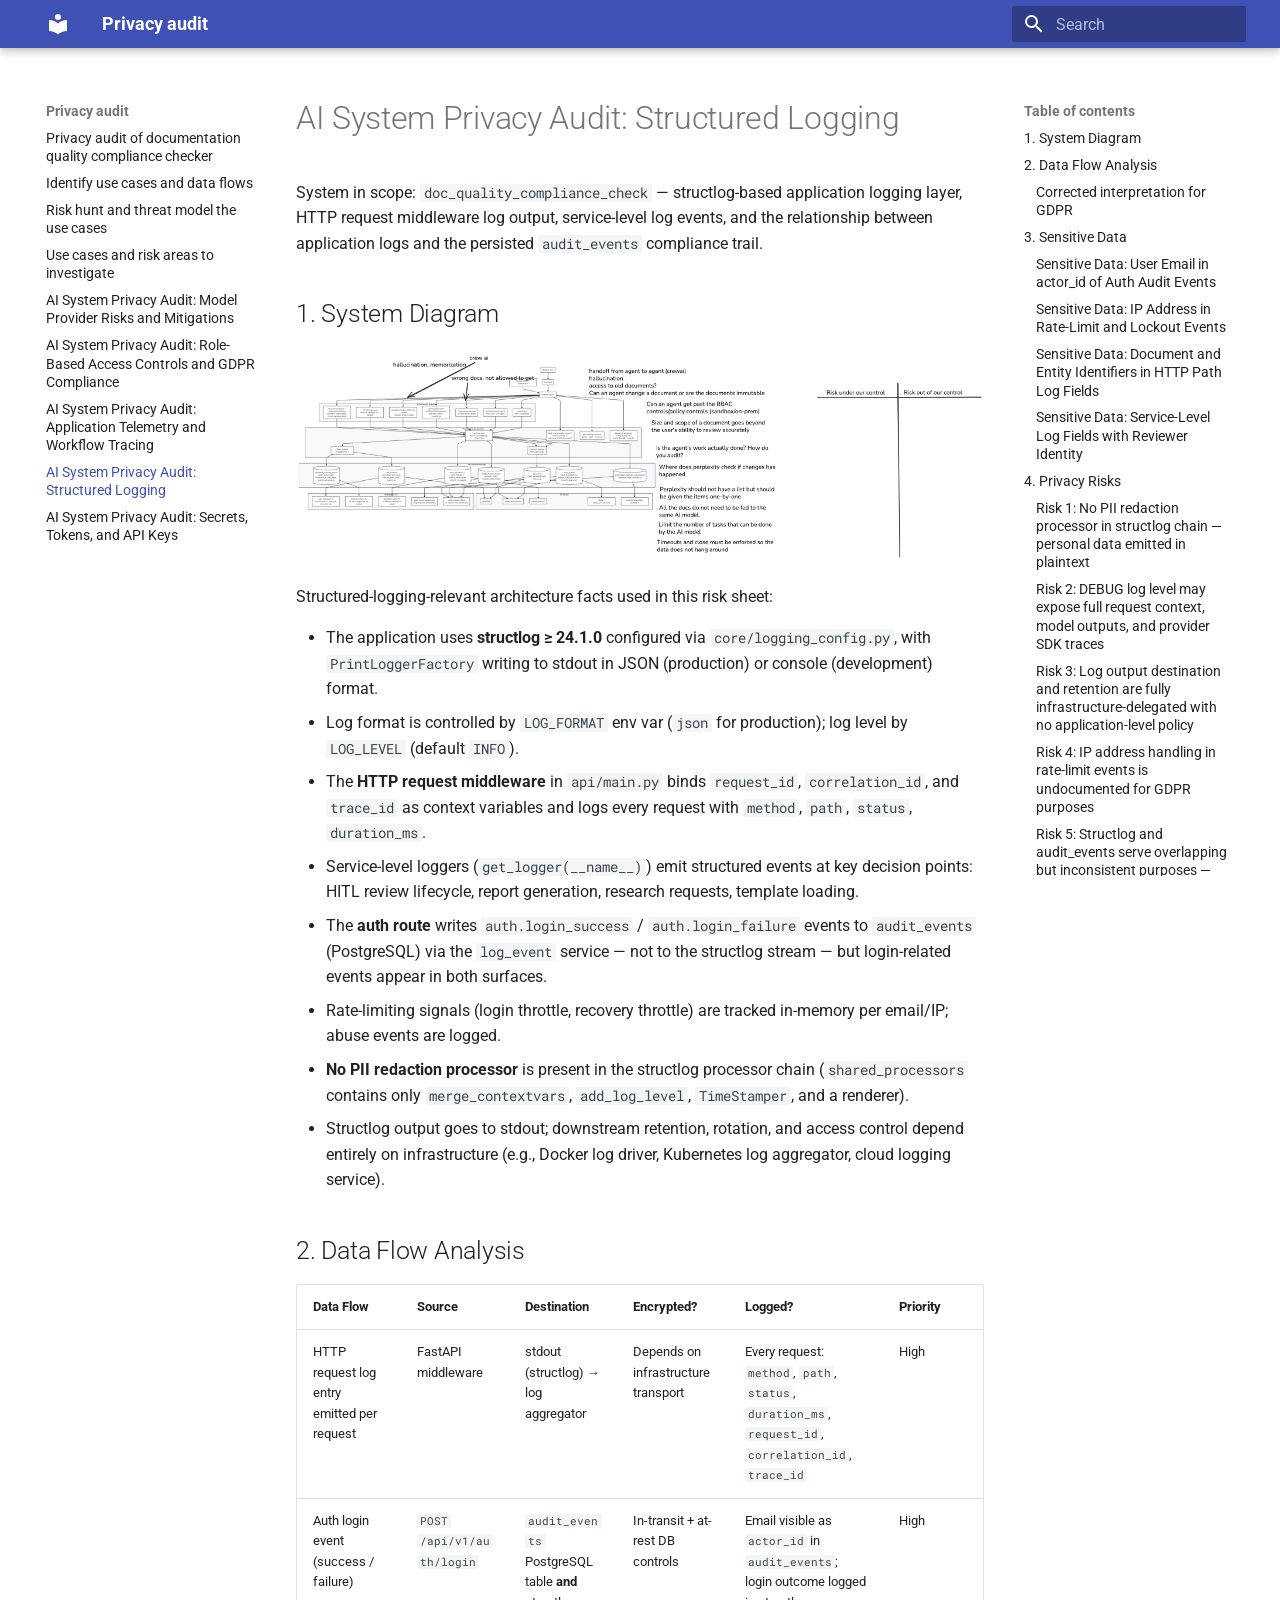
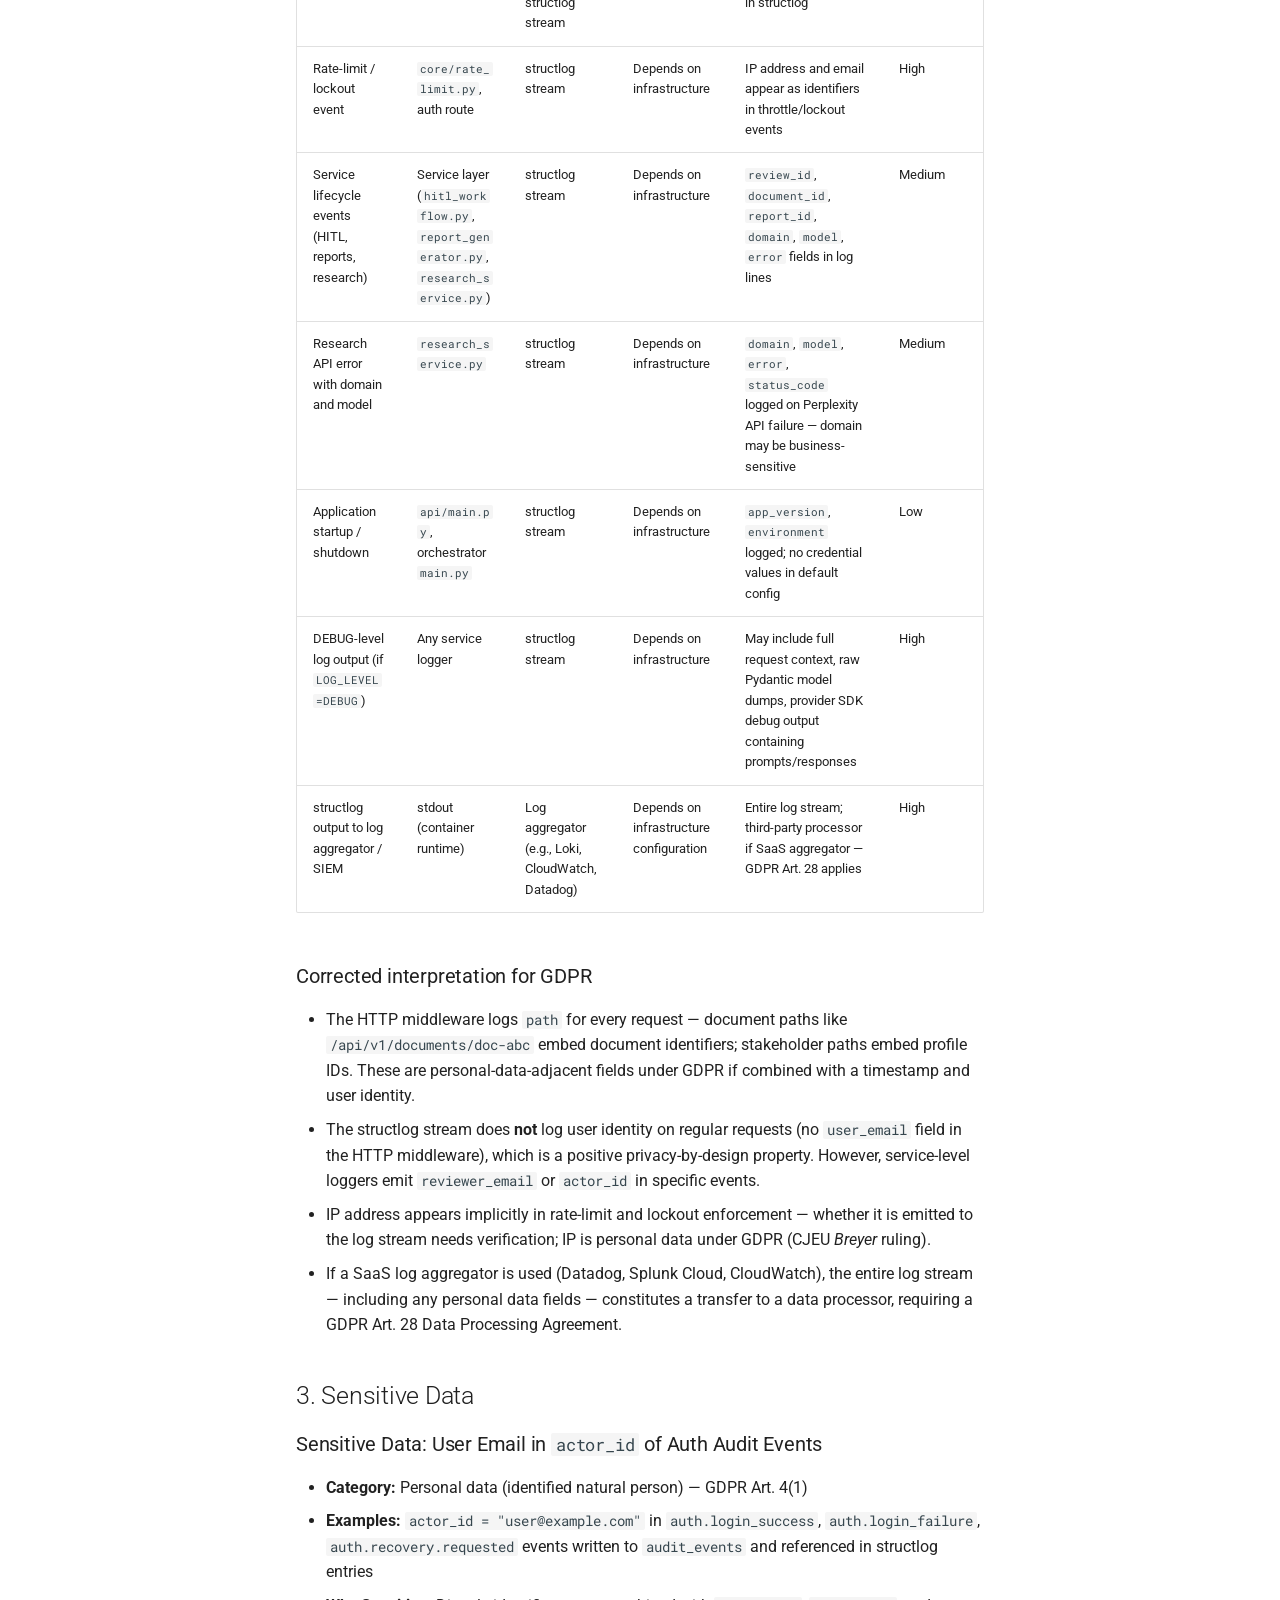
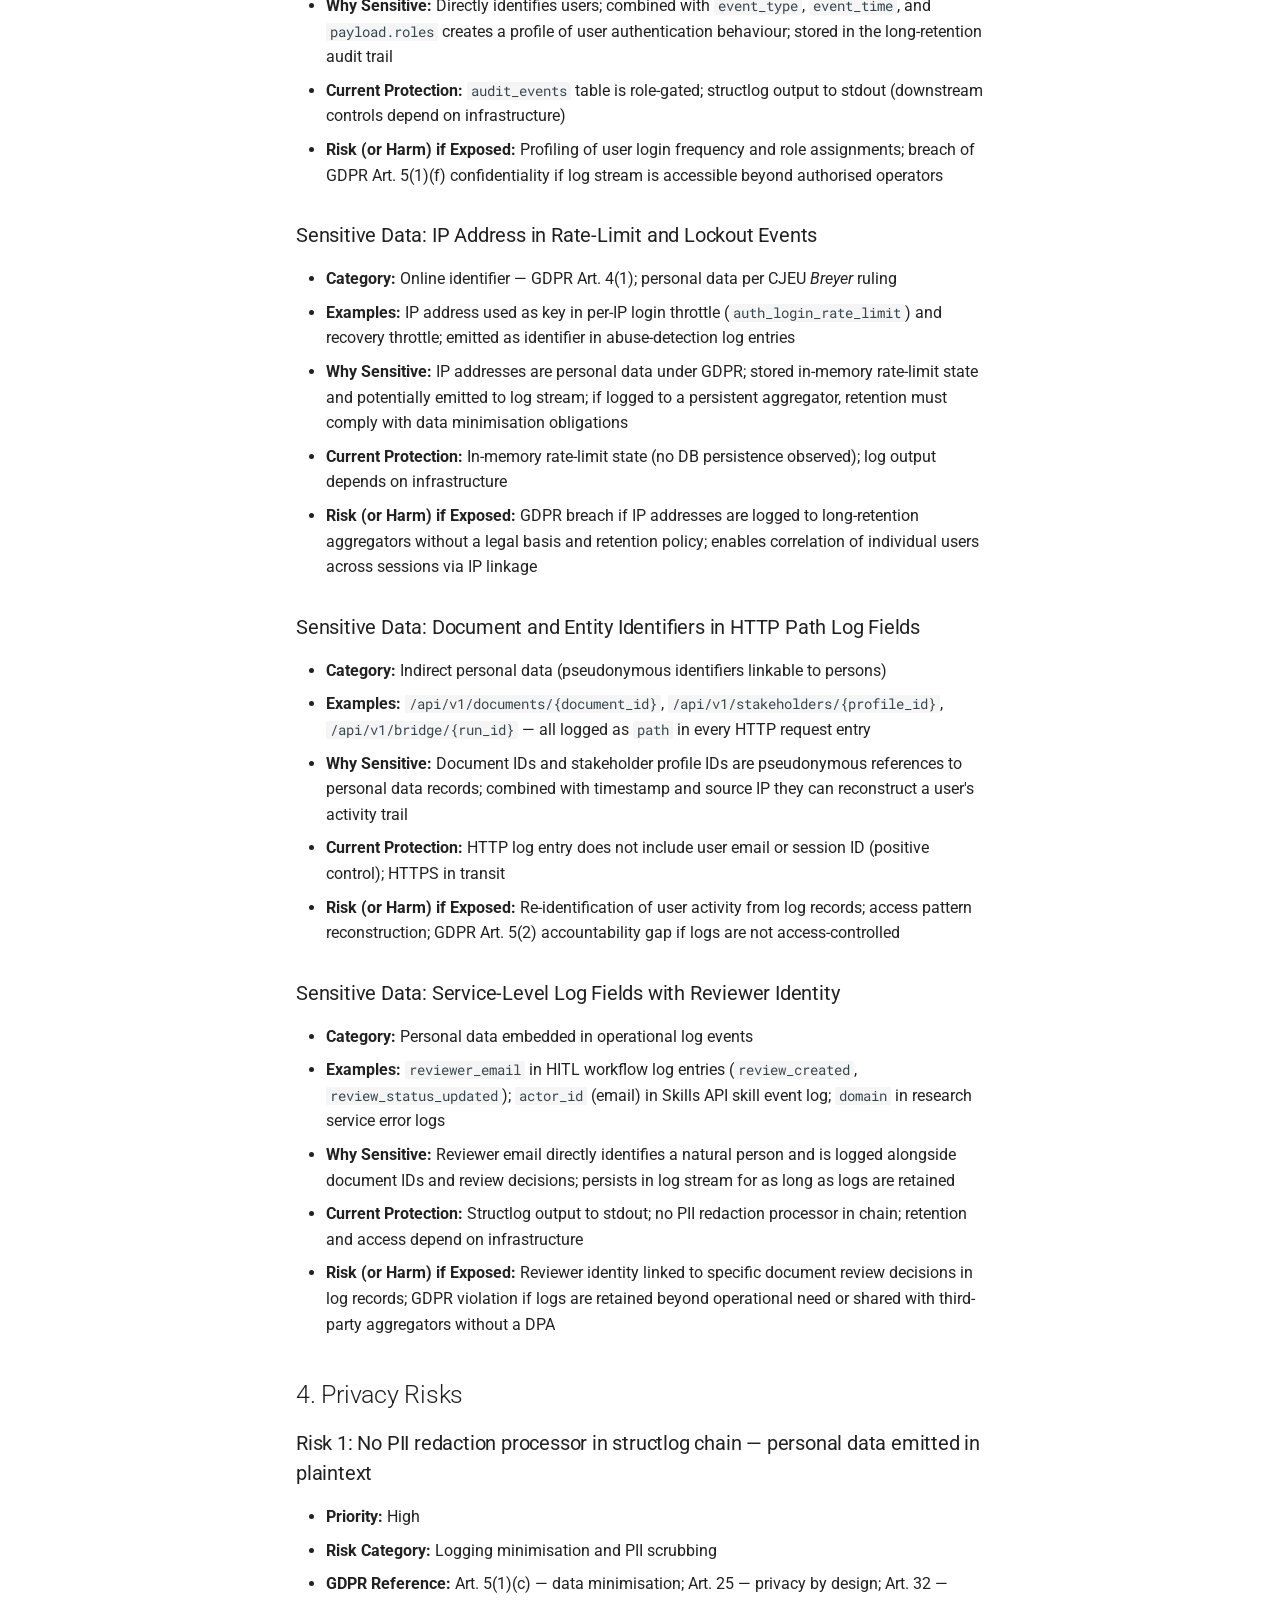
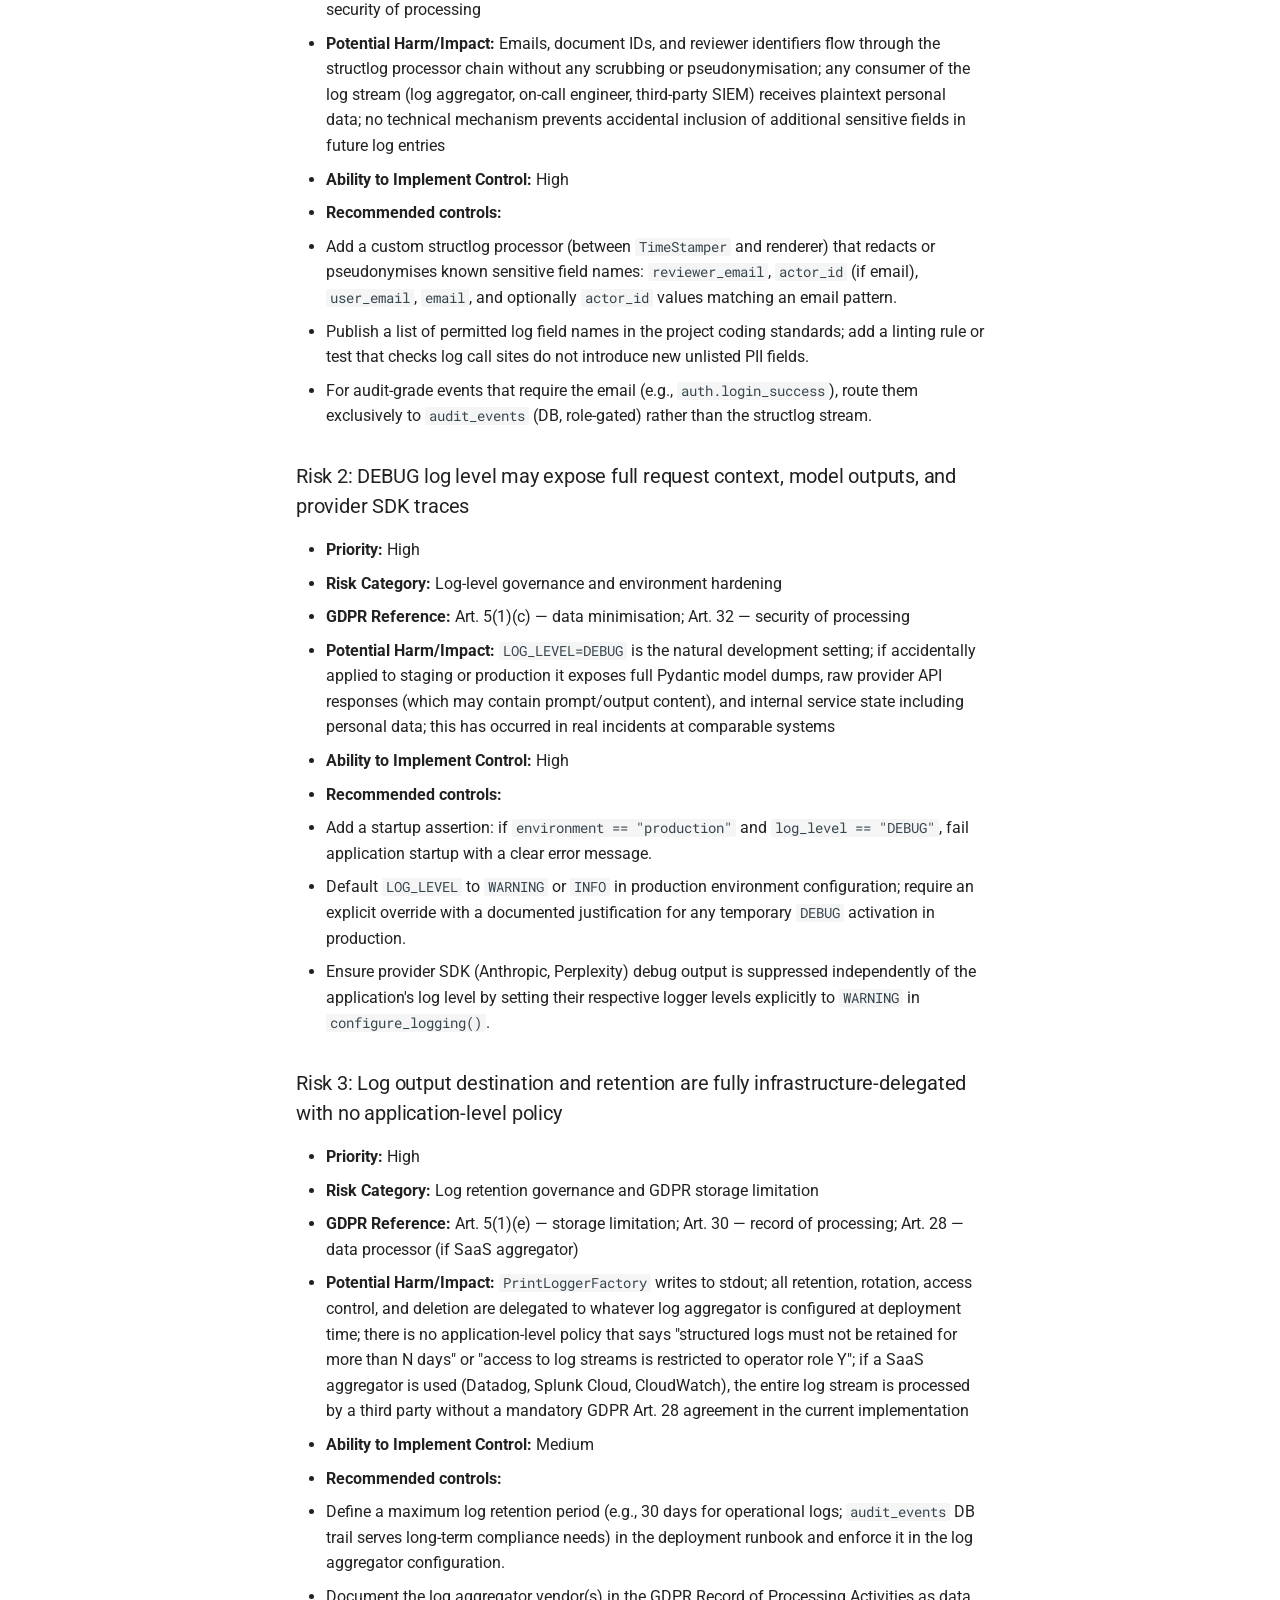
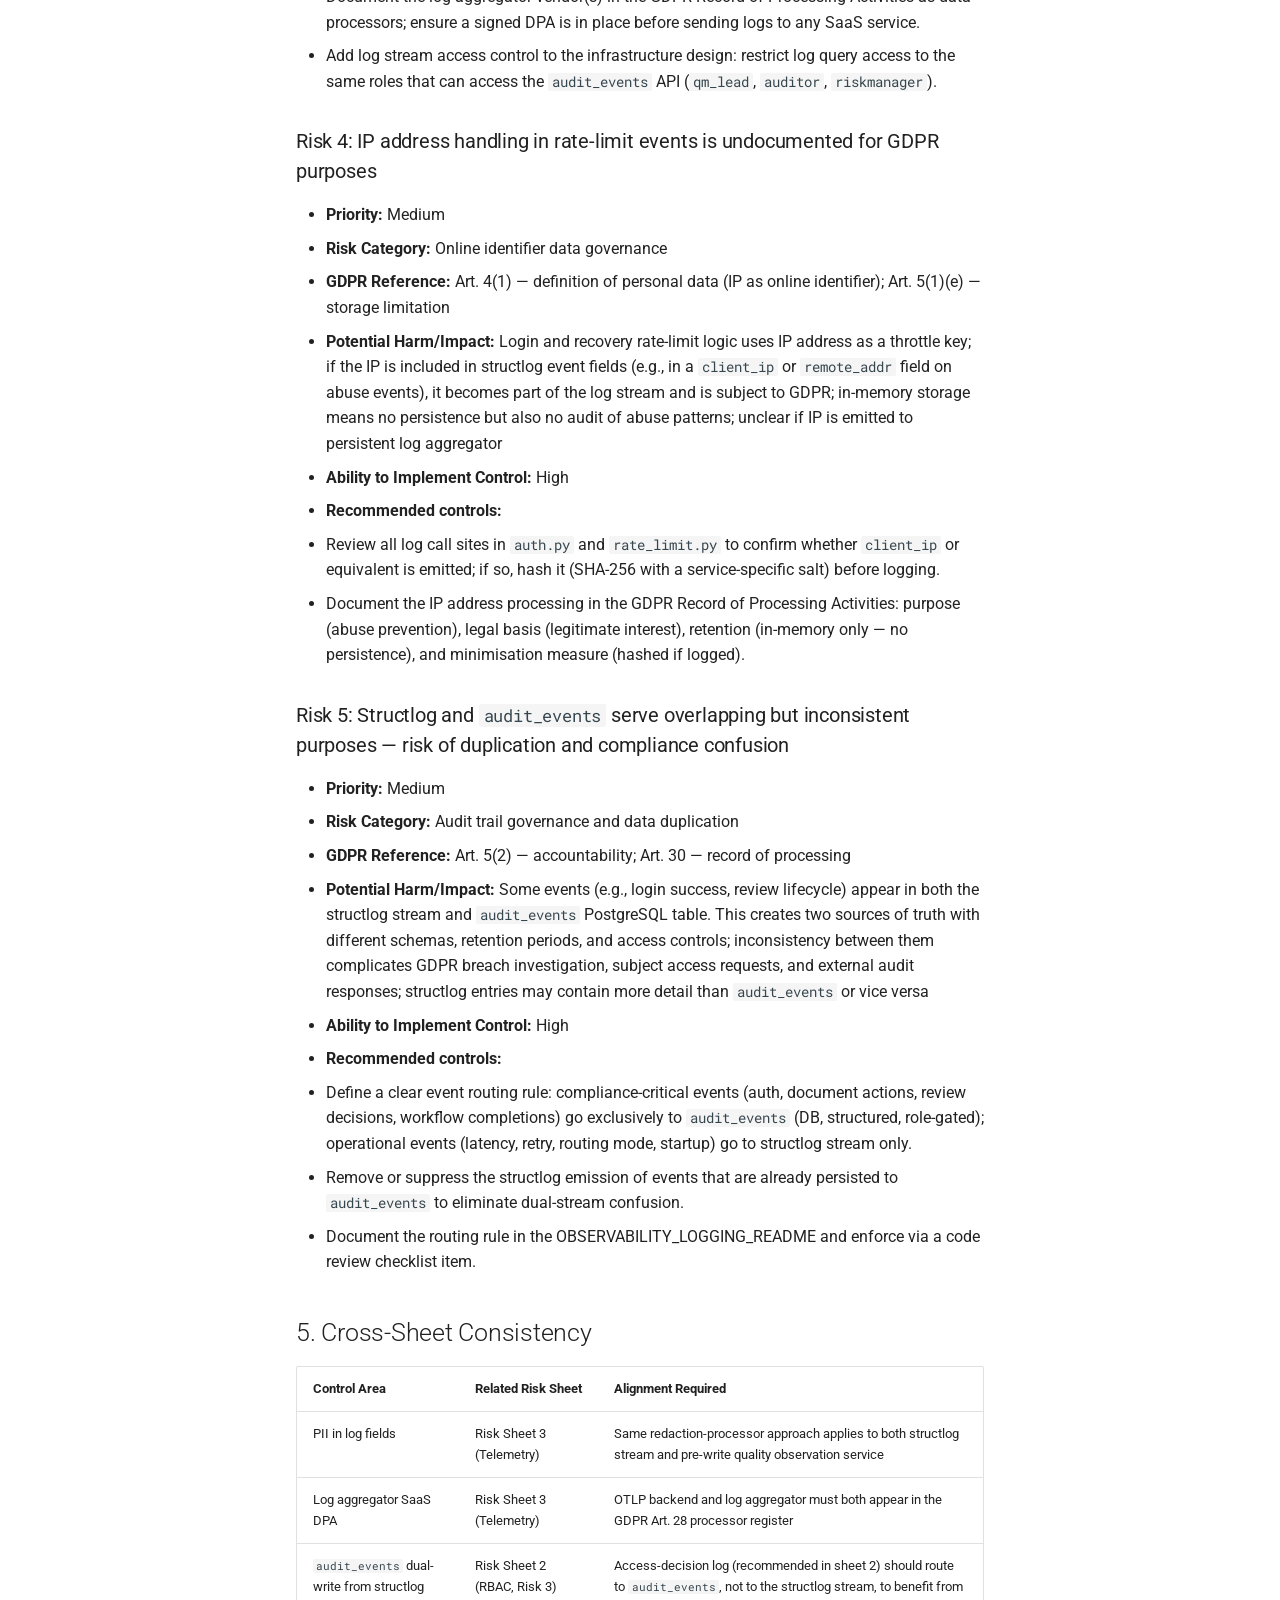
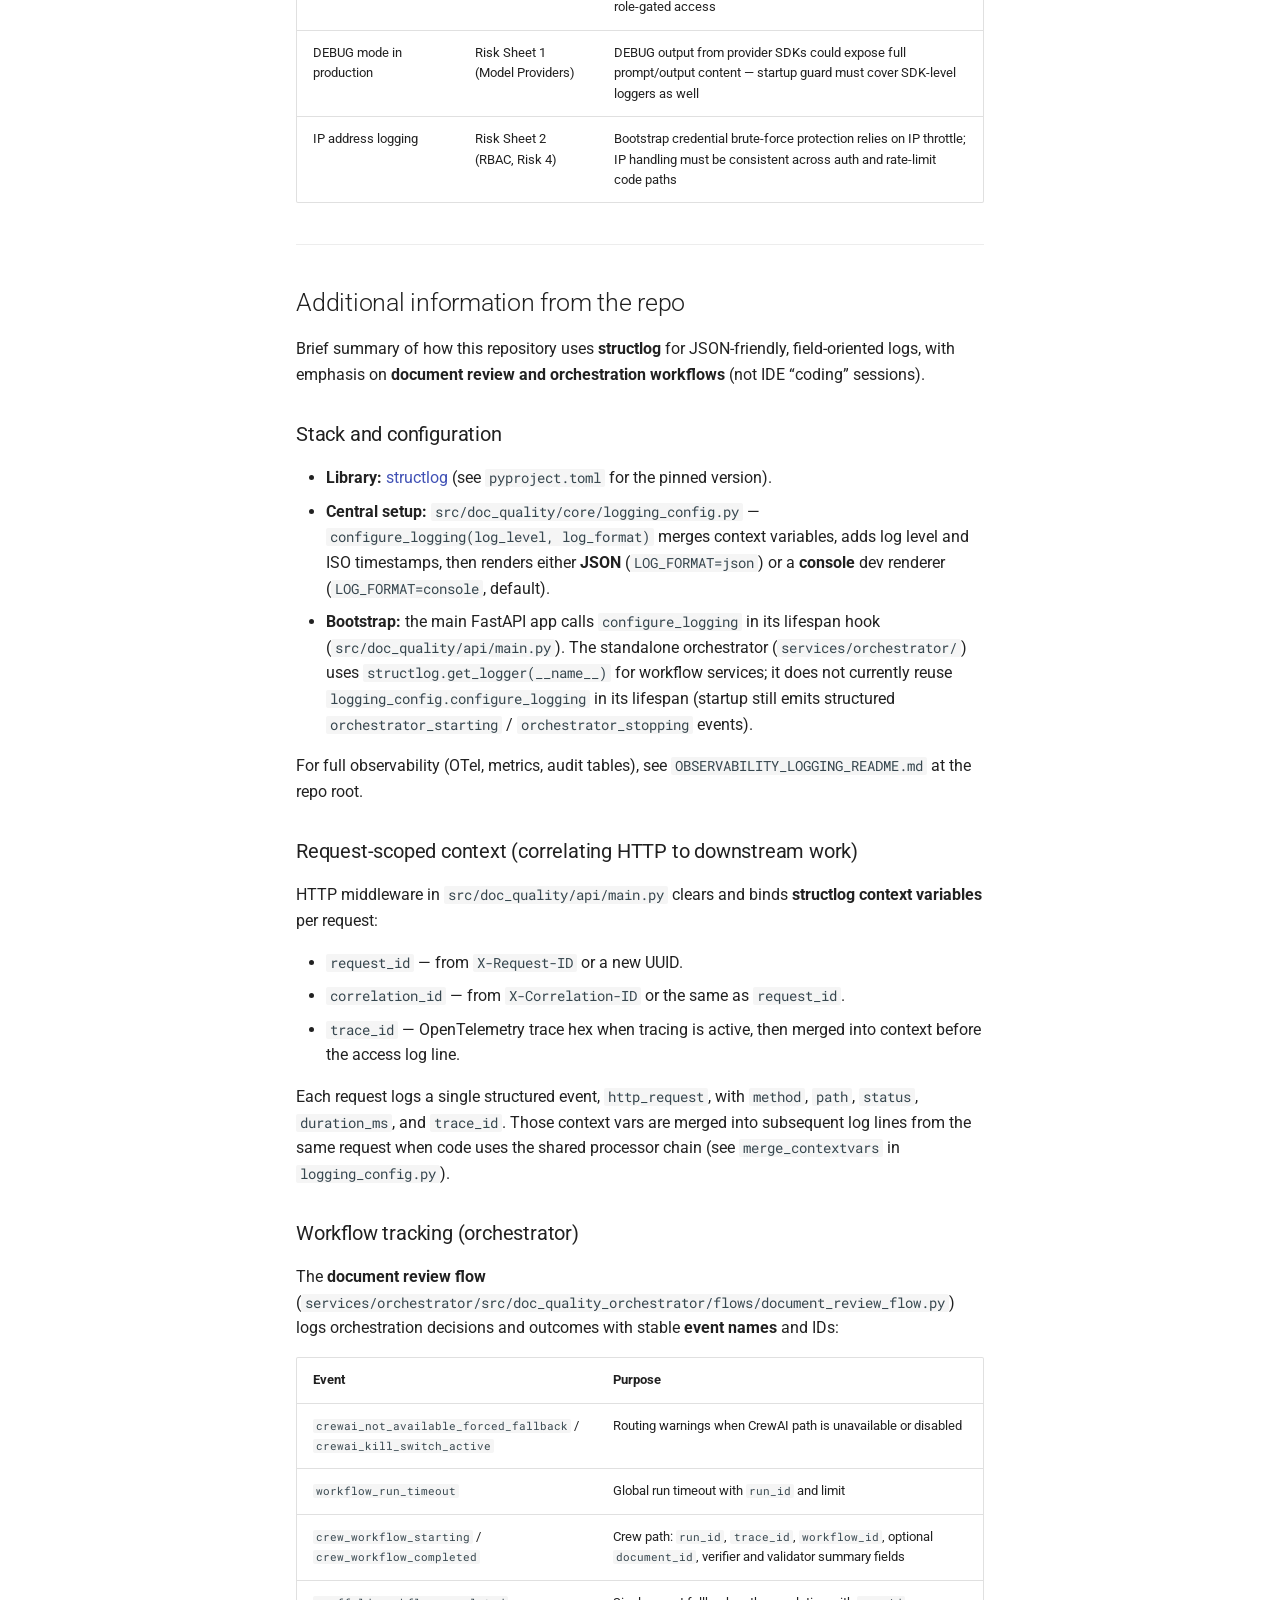
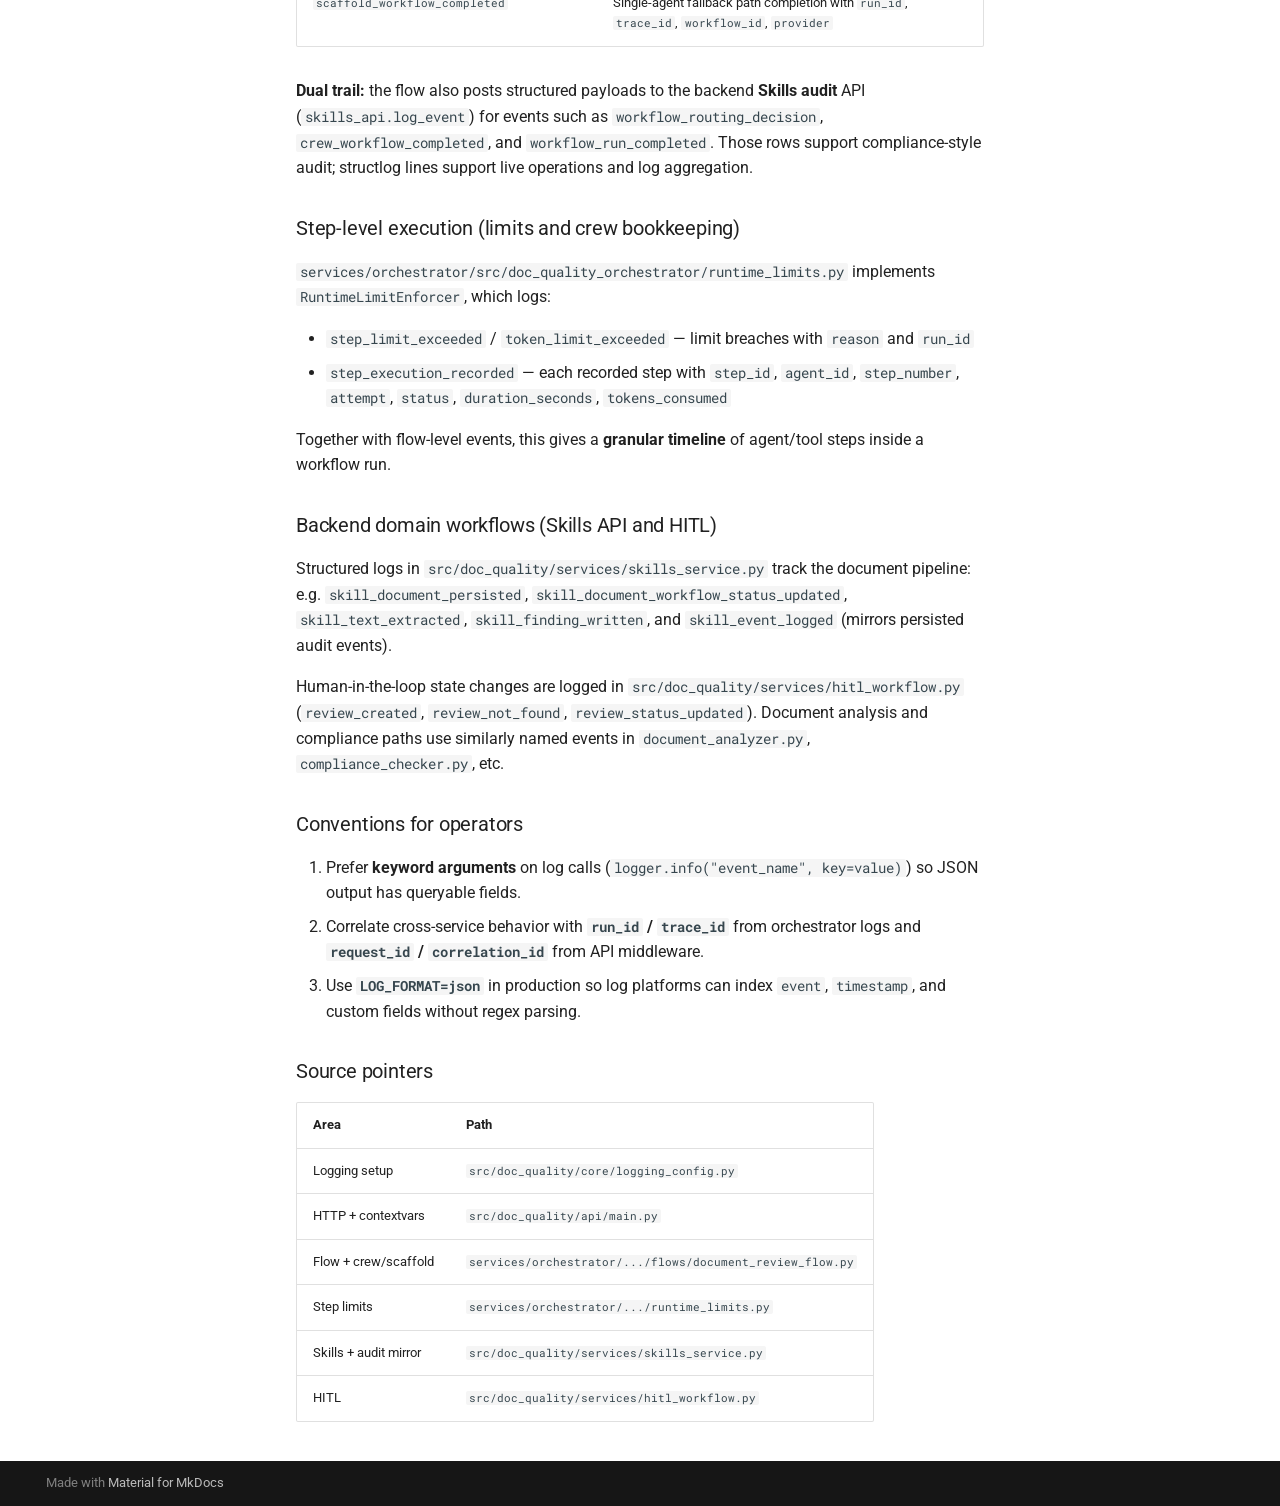
<file: 04-risks_03_structured_logging/index.html>
<!DOCTYPE html><html lang="en" class="no-js"><head>
    
      <meta charset="utf-8">
      <meta name="viewport" content="width=device-width,initial-scale=1">
      
      
      
        <link rel="canonical" href="https://willingc.github.io/compliance-checker/04-risks_03_structured_logging/">
      
      
        <link rel="prev" href="../04-risks_03_telemetry/">
      
      
        <link rel="next" href="../04-risks_04_secrets_tokens_keys/">
      
      
        
      
      
      <link rel="icon" href="../assets/images/favicon.png">
      <meta name="generator" content="mkdocs-1.6.1, mkdocs-material-9.7.6">
    
    
      
        <title>AI System Privacy Audit: Structured Logging - Privacy audit</title>
      
    
    
      <link rel="stylesheet" href="../assets/stylesheets/main.484c7ddc.min.css">
      
      


    
    
      
    
    
      
        
        
        <link rel="preconnect" href="https://fonts.gstatic.com" crossorigin="">
        <link rel="stylesheet" href="https://fonts.googleapis.com/css?family=Roboto:300,300i,400,400i,700,700i%7CRoboto+Mono:400,400i,700,700i&amp;display=fallback">
        <style>:root{--md-text-font:"Roboto";--md-code-font:"Roboto Mono"}</style>
      
    
    
    <script>__md_scope=new URL("..",location),__md_hash=e=>[...e].reduce(((e,_)=>(e<<5)-e+_.charCodeAt(0)),0),__md_get=(e,_=localStorage,t=__md_scope)=>JSON.parse(_.getItem(t.pathname+"."+e)),__md_set=(e,_,t=localStorage,a=__md_scope)=>{try{t.setItem(a.pathname+"."+e,JSON.stringify(_))}catch(e){}}</script>
    
      

    
    
  <link href="../assets/stylesheets/glightbox.min.css" rel="stylesheet"><script src="../assets/javascripts/glightbox.min.js"></script><style id="glightbox-style">
            html.glightbox-open { overflow: initial; height: 100%; }
            .gslide-title { margin-top: 0px; user-select: text; }
            .gslide-desc { color: #666; user-select: text; }
            .gslide-image img { background: white; }
            .glightbox-clean .gslide-media { -webkit-box-shadow: none; box-shadow: none; }
            .gscrollbar-fixer { padding-right: 15px; }
            .gdesc-inner { font-size: 0.75rem; }
            body[data-md-color-scheme="slate"] .gdesc-inner { background: var(--md-default-bg-color); }
            body[data-md-color-scheme="slate"] .gslide-title { color: var(--md-default-fg-color); }
            body[data-md-color-scheme="slate"] .gslide-desc { color: var(--md-default-fg-color); }
        </style></head>
  
  
    <body dir="ltr">
  
    
    <input class="md-toggle" data-md-toggle="drawer" type="checkbox" id="__drawer" autocomplete="off">
    <input class="md-toggle" data-md-toggle="search" type="checkbox" id="__search" autocomplete="off">
    <label class="md-overlay" for="__drawer"></label>
    <div data-md-component="skip">
      
        
        <a href="#ai-system-privacy-audit-structured-logging" class="md-skip">
          Skip to content
        </a>
      
    </div>
    <div data-md-component="announce">
      
    </div>
    
    
      

  

<header class="md-header md-header--shadow" data-md-component="header">
  <nav class="md-header__inner md-grid" aria-label="Header">
    <a href=".." title="Privacy audit" class="md-header__button md-logo" aria-label="Privacy audit" data-md-component="logo">
      
  
  <svg xmlns="http://www.w3.org/2000/svg" viewBox="0 0 24 24"><path d="M12 8a3 3 0 0 0 3-3 3 3 0 0 0-3-3 3 3 0 0 0-3 3 3 3 0 0 0 3 3m0 3.54C9.64 9.35 6.5 8 3 8v11c3.5 0 6.64 1.35 9 3.54 2.36-2.19 5.5-3.54 9-3.54V8c-3.5 0-6.64 1.35-9 3.54"></path></svg>

    </a>
    <label class="md-header__button md-icon" for="__drawer">
      
      <svg xmlns="http://www.w3.org/2000/svg" viewBox="0 0 24 24"><path d="M3 6h18v2H3zm0 5h18v2H3zm0 5h18v2H3z"></path></svg>
    </label>
    <div class="md-header__title" data-md-component="header-title">
      <div class="md-header__ellipsis">
        <div class="md-header__topic">
          <span class="md-ellipsis">
            Privacy audit
          </span>
        </div>
        <div class="md-header__topic" data-md-component="header-topic">
          <span class="md-ellipsis">
            
              AI System Privacy Audit: Structured Logging
            
          </span>
        </div>
      </div>
    </div>
    
    
      <script>var palette=__md_get("__palette");if(palette&&palette.color){if("(prefers-color-scheme)"===palette.color.media){var media=matchMedia("(prefers-color-scheme: light)"),input=document.querySelector(media.matches?"[data-md-color-media='(prefers-color-scheme: light)']":"[data-md-color-media='(prefers-color-scheme: dark)']");palette.color.media=input.getAttribute("data-md-color-media"),palette.color.scheme=input.getAttribute("data-md-color-scheme"),palette.color.primary=input.getAttribute("data-md-color-primary"),palette.color.accent=input.getAttribute("data-md-color-accent")}for(var[key,value]of Object.entries(palette.color))document.body.setAttribute("data-md-color-"+key,value)}</script>
    
    
    
      
      
        <label class="md-header__button md-icon" for="__search">
          
          <svg xmlns="http://www.w3.org/2000/svg" viewBox="0 0 24 24"><path d="M9.5 3A6.5 6.5 0 0 1 16 9.5c0 1.61-.59 3.09-1.56 4.23l.27.27h.79l5 5-1.5 1.5-5-5v-.79l-.27-.27A6.52 6.52 0 0 1 9.5 16 6.5 6.5 0 0 1 3 9.5 6.5 6.5 0 0 1 9.5 3m0 2C7 5 5 7 5 9.5S7 14 9.5 14 14 12 14 9.5 12 5 9.5 5"></path></svg>
        </label>
        <div class="md-search" data-md-component="search" role="dialog">
  <label class="md-search__overlay" for="__search"></label>
  <div class="md-search__inner" role="search">
    <form class="md-search__form" name="search">
      <input type="text" class="md-search__input" name="query" aria-label="Search" placeholder="Search" autocapitalize="off" autocorrect="off" autocomplete="off" spellcheck="false" data-md-component="search-query" required="">
      <label class="md-search__icon md-icon" for="__search">
        
        <svg xmlns="http://www.w3.org/2000/svg" viewBox="0 0 24 24"><path d="M9.5 3A6.5 6.5 0 0 1 16 9.5c0 1.61-.59 3.09-1.56 4.23l.27.27h.79l5 5-1.5 1.5-5-5v-.79l-.27-.27A6.52 6.52 0 0 1 9.5 16 6.5 6.5 0 0 1 3 9.5 6.5 6.5 0 0 1 9.5 3m0 2C7 5 5 7 5 9.5S7 14 9.5 14 14 12 14 9.5 12 5 9.5 5"></path></svg>
        
        <svg xmlns="http://www.w3.org/2000/svg" viewBox="0 0 24 24"><path d="M20 11v2H8l5.5 5.5-1.42 1.42L4.16 12l7.92-7.92L13.5 5.5 8 11z"></path></svg>
      </label>
      <nav class="md-search__options" aria-label="Search">
        
        <button type="reset" class="md-search__icon md-icon" title="Clear" aria-label="Clear" tabindex="-1">
          
          <svg xmlns="http://www.w3.org/2000/svg" viewBox="0 0 24 24"><path d="M19 6.41 17.59 5 12 10.59 6.41 5 5 6.41 10.59 12 5 17.59 6.41 19 12 13.41 17.59 19 19 17.59 13.41 12z"></path></svg>
        </button>
      </nav>
      
    </form>
    <div class="md-search__output">
      <div class="md-search__scrollwrap" tabindex="0" data-md-scrollfix="">
        <div class="md-search-result" data-md-component="search-result">
          <div class="md-search-result__meta">
            Initializing search
          </div>
          <ol class="md-search-result__list" role="presentation"></ol>
        </div>
      </div>
    </div>
  </div>
</div>
      
    
    
  </nav>
  
</header>
    
    <div class="md-container" data-md-component="container">
      
      
        
          
        
      
      <main class="md-main" data-md-component="main">
        <div class="md-main__inner md-grid">
          
            
              
              <div class="md-sidebar md-sidebar--primary" data-md-component="sidebar" data-md-type="navigation">
                <div class="md-sidebar__scrollwrap">
                  <div class="md-sidebar__inner">
                    



<nav class="md-nav md-nav--primary" aria-label="Navigation" data-md-level="0">
  <label class="md-nav__title" for="__drawer">
    <a href=".." title="Privacy audit" class="md-nav__button md-logo" aria-label="Privacy audit" data-md-component="logo">
      
  
  <svg xmlns="http://www.w3.org/2000/svg" viewBox="0 0 24 24"><path d="M12 8a3 3 0 0 0 3-3 3 3 0 0 0-3-3 3 3 0 0 0-3 3 3 3 0 0 0 3 3m0 3.54C9.64 9.35 6.5 8 3 8v11c3.5 0 6.64 1.35 9 3.54 2.36-2.19 5.5-3.54 9-3.54V8c-3.5 0-6.64 1.35-9 3.54"></path></svg>

    </a>
    Privacy audit
  </label>
  
  <ul class="md-nav__list" data-md-scrollfix="">
    
      
      
  
  
  
  
    <li class="md-nav__item">
      <a href=".." class="md-nav__link">
        
  
  
  <span class="md-ellipsis">
    
  
    Privacy audit of documentation quality compliance checker
  

    
  </span>
  
  

      </a>
    </li>
  

    
      
      
  
  
  
  
    <li class="md-nav__item">
      <a href="../02-week1_use_cases/" class="md-nav__link">
        
  
  
  <span class="md-ellipsis">
    
  
    Identify use cases and data flows
  

    
  </span>
  
  

      </a>
    </li>
  

    
      
      
  
  
  
  
    <li class="md-nav__item">
      <a href="../03-week2_risk_model/" class="md-nav__link">
        
  
  
  <span class="md-ellipsis">
    
  
    Risk hunt and threat model the use cases
  

    
  </span>
  
  

      </a>
    </li>
  

    
      
      
  
  
  
  
    <li class="md-nav__item">
      <a href="../03-week2_use_cases_risks/" class="md-nav__link">
        
  
  
  <span class="md-ellipsis">
    
  
    Use cases and risk areas to investigate
  

    
  </span>
  
  

      </a>
    </li>
  

    
      
      
  
  
  
  
    <li class="md-nav__item">
      <a href="../04-risks_01_models/" class="md-nav__link">
        
  
  
  <span class="md-ellipsis">
    
  
    AI System Privacy Audit: Model Provider Risks and Mitigations
  

    
  </span>
  
  

      </a>
    </li>
  

    
      
      
  
  
  
  
    <li class="md-nav__item">
      <a href="../04-risks_02_access_control/" class="md-nav__link">
        
  
  
  <span class="md-ellipsis">
    
  
    AI System Privacy Audit: Role-Based Access Controls and GDPR Compliance
  

    
  </span>
  
  

      </a>
    </li>
  

    
      
      
  
  
  
  
    <li class="md-nav__item">
      <a href="../04-risks_03_telemetry/" class="md-nav__link">
        
  
  
  <span class="md-ellipsis">
    
  
    AI System Privacy Audit: Application Telemetry and Workflow Tracing
  

    
  </span>
  
  

      </a>
    </li>
  

    
      
      
  
  
    
  
  
  
    <li class="md-nav__item md-nav__item--active">
      
      <input class="md-nav__toggle md-toggle" type="checkbox" id="__toc">
      
      
        
      
      
        <label class="md-nav__link md-nav__link--active" for="__toc">
          
  
  
  <span class="md-ellipsis">
    
  
    AI System Privacy Audit: Structured Logging
  

    
  </span>
  
  

          <span class="md-nav__icon md-icon"></span>
        </label>
      
      <a href="./" class="md-nav__link md-nav__link--active">
        
  
  
  <span class="md-ellipsis">
    
  
    AI System Privacy Audit: Structured Logging
  

    
  </span>
  
  

      </a>
      
        

<nav class="md-nav md-nav--secondary" aria-label="Table of contents">
  
  
  
    
  
  
    <label class="md-nav__title" for="__toc">
      <span class="md-nav__icon md-icon"></span>
      Table of contents
    </label>
    <ul class="md-nav__list" data-md-component="toc" data-md-scrollfix="">
      
        <li class="md-nav__item">
  <a href="#1-system-diagram" class="md-nav__link">
    <span class="md-ellipsis">
      
        1. System Diagram
      
    </span>
  </a>
  
</li>
      
        <li class="md-nav__item">
  <a href="#2-data-flow-analysis" class="md-nav__link">
    <span class="md-ellipsis">
      
        2. Data Flow Analysis
      
    </span>
  </a>
  
    <nav class="md-nav" aria-label="2. Data Flow Analysis">
      <ul class="md-nav__list">
        
          <li class="md-nav__item">
  <a href="#corrected-interpretation-for-gdpr" class="md-nav__link">
    <span class="md-ellipsis">
      
        Corrected interpretation for GDPR
      
    </span>
  </a>
  
</li>
        
      </ul>
    </nav>
  
</li>
      
        <li class="md-nav__item">
  <a href="#3-sensitive-data" class="md-nav__link">
    <span class="md-ellipsis">
      
        3. Sensitive Data
      
    </span>
  </a>
  
    <nav class="md-nav" aria-label="3. Sensitive Data">
      <ul class="md-nav__list">
        
          <li class="md-nav__item">
  <a href="#sensitive-data-user-email-in-actor_id-of-auth-audit-events" class="md-nav__link">
    <span class="md-ellipsis">
      
        Sensitive Data: User Email in actor_id of Auth Audit Events
      
    </span>
  </a>
  
</li>
        
          <li class="md-nav__item">
  <a href="#sensitive-data-ip-address-in-rate-limit-and-lockout-events" class="md-nav__link">
    <span class="md-ellipsis">
      
        Sensitive Data: IP Address in Rate-Limit and Lockout Events
      
    </span>
  </a>
  
</li>
        
          <li class="md-nav__item">
  <a href="#sensitive-data-document-and-entity-identifiers-in-http-path-log-fields" class="md-nav__link">
    <span class="md-ellipsis">
      
        Sensitive Data: Document and Entity Identifiers in HTTP Path Log Fields
      
    </span>
  </a>
  
</li>
        
          <li class="md-nav__item">
  <a href="#sensitive-data-service-level-log-fields-with-reviewer-identity" class="md-nav__link">
    <span class="md-ellipsis">
      
        Sensitive Data: Service-Level Log Fields with Reviewer Identity
      
    </span>
  </a>
  
</li>
        
      </ul>
    </nav>
  
</li>
      
        <li class="md-nav__item">
  <a href="#4-privacy-risks" class="md-nav__link">
    <span class="md-ellipsis">
      
        4. Privacy Risks
      
    </span>
  </a>
  
    <nav class="md-nav" aria-label="4. Privacy Risks">
      <ul class="md-nav__list">
        
          <li class="md-nav__item">
  <a href="#risk-1-no-pii-redaction-processor-in-structlog-chain-personal-data-emitted-in-plaintext" class="md-nav__link">
    <span class="md-ellipsis">
      
        Risk 1: No PII redaction processor in structlog chain — personal data emitted in plaintext
      
    </span>
  </a>
  
</li>
        
          <li class="md-nav__item">
  <a href="#risk-2-debug-log-level-may-expose-full-request-context-model-outputs-and-provider-sdk-traces" class="md-nav__link">
    <span class="md-ellipsis">
      
        Risk 2: DEBUG log level may expose full request context, model outputs, and provider SDK traces
      
    </span>
  </a>
  
</li>
        
          <li class="md-nav__item">
  <a href="#risk-3-log-output-destination-and-retention-are-fully-infrastructure-delegated-with-no-application-level-policy" class="md-nav__link">
    <span class="md-ellipsis">
      
        Risk 3: Log output destination and retention are fully infrastructure-delegated with no application-level policy
      
    </span>
  </a>
  
</li>
        
          <li class="md-nav__item">
  <a href="#risk-4-ip-address-handling-in-rate-limit-events-is-undocumented-for-gdpr-purposes" class="md-nav__link">
    <span class="md-ellipsis">
      
        Risk 4: IP address handling in rate-limit events is undocumented for GDPR purposes
      
    </span>
  </a>
  
</li>
        
          <li class="md-nav__item">
  <a href="#risk-5-structlog-and-audit_events-serve-overlapping-but-inconsistent-purposes-risk-of-duplication-and-compliance-confusion" class="md-nav__link">
    <span class="md-ellipsis">
      
        Risk 5: Structlog and audit_events serve overlapping but inconsistent purposes — risk of duplication and compliance confusion
      
    </span>
  </a>
  
</li>
        
      </ul>
    </nav>
  
</li>
      
        <li class="md-nav__item">
  <a href="#5-cross-sheet-consistency" class="md-nav__link">
    <span class="md-ellipsis">
      
        5. Cross-Sheet Consistency
      
    </span>
  </a>
  
</li>
      
        <li class="md-nav__item">
  <a href="#additional-information-from-the-repo" class="md-nav__link">
    <span class="md-ellipsis">
      
        Additional information from the repo
      
    </span>
  </a>
  
    <nav class="md-nav" aria-label="Additional information from the repo">
      <ul class="md-nav__list">
        
          <li class="md-nav__item">
  <a href="#stack-and-configuration" class="md-nav__link">
    <span class="md-ellipsis">
      
        Stack and configuration
      
    </span>
  </a>
  
</li>
        
          <li class="md-nav__item">
  <a href="#request-scoped-context-correlating-http-to-downstream-work" class="md-nav__link">
    <span class="md-ellipsis">
      
        Request-scoped context (correlating HTTP to downstream work)
      
    </span>
  </a>
  
</li>
        
          <li class="md-nav__item">
  <a href="#workflow-tracking-orchestrator" class="md-nav__link">
    <span class="md-ellipsis">
      
        Workflow tracking (orchestrator)
      
    </span>
  </a>
  
</li>
        
          <li class="md-nav__item">
  <a href="#step-level-execution-limits-and-crew-bookkeeping" class="md-nav__link">
    <span class="md-ellipsis">
      
        Step-level execution (limits and crew bookkeeping)
      
    </span>
  </a>
  
</li>
        
          <li class="md-nav__item">
  <a href="#backend-domain-workflows-skills-api-and-hitl" class="md-nav__link">
    <span class="md-ellipsis">
      
        Backend domain workflows (Skills API and HITL)
      
    </span>
  </a>
  
</li>
        
          <li class="md-nav__item">
  <a href="#conventions-for-operators" class="md-nav__link">
    <span class="md-ellipsis">
      
        Conventions for operators
      
    </span>
  </a>
  
</li>
        
          <li class="md-nav__item">
  <a href="#source-pointers" class="md-nav__link">
    <span class="md-ellipsis">
      
        Source pointers
      
    </span>
  </a>
  
</li>
        
      </ul>
    </nav>
  
</li>
      
    </ul>
  
</nav>
      
    </li>
  

    
      
      
  
  
  
  
    <li class="md-nav__item">
      <a href="../04-risks_04_secrets_tokens_keys/" class="md-nav__link">
        
  
  
  <span class="md-ellipsis">
    
  
    AI System Privacy Audit: Secrets, Tokens, and API Keys
  

    
  </span>
  
  

      </a>
    </li>
  

    
  </ul>
</nav>
                  </div>
                </div>
              </div>
            
            
              
              <div class="md-sidebar md-sidebar--secondary" data-md-component="sidebar" data-md-type="toc">
                <div class="md-sidebar__scrollwrap">
                  <div class="md-sidebar__inner">
                    

<nav class="md-nav md-nav--secondary" aria-label="Table of contents">
  
  
  
    
  
  
    <label class="md-nav__title" for="__toc">
      <span class="md-nav__icon md-icon"></span>
      Table of contents
    </label>
    <ul class="md-nav__list" data-md-component="toc" data-md-scrollfix="">
      
        <li class="md-nav__item">
  <a href="#1-system-diagram" class="md-nav__link">
    <span class="md-ellipsis">
      
        1. System Diagram
      
    </span>
  </a>
  
</li>
      
        <li class="md-nav__item">
  <a href="#2-data-flow-analysis" class="md-nav__link">
    <span class="md-ellipsis">
      
        2. Data Flow Analysis
      
    </span>
  </a>
  
    <nav class="md-nav" aria-label="2. Data Flow Analysis">
      <ul class="md-nav__list">
        
          <li class="md-nav__item">
  <a href="#corrected-interpretation-for-gdpr" class="md-nav__link">
    <span class="md-ellipsis">
      
        Corrected interpretation for GDPR
      
    </span>
  </a>
  
</li>
        
      </ul>
    </nav>
  
</li>
      
        <li class="md-nav__item">
  <a href="#3-sensitive-data" class="md-nav__link">
    <span class="md-ellipsis">
      
        3. Sensitive Data
      
    </span>
  </a>
  
    <nav class="md-nav" aria-label="3. Sensitive Data">
      <ul class="md-nav__list">
        
          <li class="md-nav__item">
  <a href="#sensitive-data-user-email-in-actor_id-of-auth-audit-events" class="md-nav__link">
    <span class="md-ellipsis">
      
        Sensitive Data: User Email in actor_id of Auth Audit Events
      
    </span>
  </a>
  
</li>
        
          <li class="md-nav__item">
  <a href="#sensitive-data-ip-address-in-rate-limit-and-lockout-events" class="md-nav__link">
    <span class="md-ellipsis">
      
        Sensitive Data: IP Address in Rate-Limit and Lockout Events
      
    </span>
  </a>
  
</li>
        
          <li class="md-nav__item">
  <a href="#sensitive-data-document-and-entity-identifiers-in-http-path-log-fields" class="md-nav__link">
    <span class="md-ellipsis">
      
        Sensitive Data: Document and Entity Identifiers in HTTP Path Log Fields
      
    </span>
  </a>
  
</li>
        
          <li class="md-nav__item">
  <a href="#sensitive-data-service-level-log-fields-with-reviewer-identity" class="md-nav__link">
    <span class="md-ellipsis">
      
        Sensitive Data: Service-Level Log Fields with Reviewer Identity
      
    </span>
  </a>
  
</li>
        
      </ul>
    </nav>
  
</li>
      
        <li class="md-nav__item">
  <a href="#4-privacy-risks" class="md-nav__link">
    <span class="md-ellipsis">
      
        4. Privacy Risks
      
    </span>
  </a>
  
    <nav class="md-nav" aria-label="4. Privacy Risks">
      <ul class="md-nav__list">
        
          <li class="md-nav__item">
  <a href="#risk-1-no-pii-redaction-processor-in-structlog-chain-personal-data-emitted-in-plaintext" class="md-nav__link">
    <span class="md-ellipsis">
      
        Risk 1: No PII redaction processor in structlog chain — personal data emitted in plaintext
      
    </span>
  </a>
  
</li>
        
          <li class="md-nav__item">
  <a href="#risk-2-debug-log-level-may-expose-full-request-context-model-outputs-and-provider-sdk-traces" class="md-nav__link">
    <span class="md-ellipsis">
      
        Risk 2: DEBUG log level may expose full request context, model outputs, and provider SDK traces
      
    </span>
  </a>
  
</li>
        
          <li class="md-nav__item">
  <a href="#risk-3-log-output-destination-and-retention-are-fully-infrastructure-delegated-with-no-application-level-policy" class="md-nav__link">
    <span class="md-ellipsis">
      
        Risk 3: Log output destination and retention are fully infrastructure-delegated with no application-level policy
      
    </span>
  </a>
  
</li>
        
          <li class="md-nav__item">
  <a href="#risk-4-ip-address-handling-in-rate-limit-events-is-undocumented-for-gdpr-purposes" class="md-nav__link">
    <span class="md-ellipsis">
      
        Risk 4: IP address handling in rate-limit events is undocumented for GDPR purposes
      
    </span>
  </a>
  
</li>
        
          <li class="md-nav__item">
  <a href="#risk-5-structlog-and-audit_events-serve-overlapping-but-inconsistent-purposes-risk-of-duplication-and-compliance-confusion" class="md-nav__link">
    <span class="md-ellipsis">
      
        Risk 5: Structlog and audit_events serve overlapping but inconsistent purposes — risk of duplication and compliance confusion
      
    </span>
  </a>
  
</li>
        
      </ul>
    </nav>
  
</li>
      
        <li class="md-nav__item">
  <a href="#5-cross-sheet-consistency" class="md-nav__link">
    <span class="md-ellipsis">
      
        5. Cross-Sheet Consistency
      
    </span>
  </a>
  
</li>
      
        <li class="md-nav__item">
  <a href="#additional-information-from-the-repo" class="md-nav__link">
    <span class="md-ellipsis">
      
        Additional information from the repo
      
    </span>
  </a>
  
    <nav class="md-nav" aria-label="Additional information from the repo">
      <ul class="md-nav__list">
        
          <li class="md-nav__item">
  <a href="#stack-and-configuration" class="md-nav__link">
    <span class="md-ellipsis">
      
        Stack and configuration
      
    </span>
  </a>
  
</li>
        
          <li class="md-nav__item">
  <a href="#request-scoped-context-correlating-http-to-downstream-work" class="md-nav__link">
    <span class="md-ellipsis">
      
        Request-scoped context (correlating HTTP to downstream work)
      
    </span>
  </a>
  
</li>
        
          <li class="md-nav__item">
  <a href="#workflow-tracking-orchestrator" class="md-nav__link">
    <span class="md-ellipsis">
      
        Workflow tracking (orchestrator)
      
    </span>
  </a>
  
</li>
        
          <li class="md-nav__item">
  <a href="#step-level-execution-limits-and-crew-bookkeeping" class="md-nav__link">
    <span class="md-ellipsis">
      
        Step-level execution (limits and crew bookkeeping)
      
    </span>
  </a>
  
</li>
        
          <li class="md-nav__item">
  <a href="#backend-domain-workflows-skills-api-and-hitl" class="md-nav__link">
    <span class="md-ellipsis">
      
        Backend domain workflows (Skills API and HITL)
      
    </span>
  </a>
  
</li>
        
          <li class="md-nav__item">
  <a href="#conventions-for-operators" class="md-nav__link">
    <span class="md-ellipsis">
      
        Conventions for operators
      
    </span>
  </a>
  
</li>
        
          <li class="md-nav__item">
  <a href="#source-pointers" class="md-nav__link">
    <span class="md-ellipsis">
      
        Source pointers
      
    </span>
  </a>
  
</li>
        
      </ul>
    </nav>
  
</li>
      
    </ul>
  
</nav>
                  </div>
                </div>
              </div>
            
          
          
            <div class="md-content" data-md-component="content">
              
              <article class="md-content__inner md-typeset">
                
                  



<h1 id="ai-system-privacy-audit-structured-logging">AI System Privacy Audit: Structured Logging</h1>
<p>System in scope: <code>doc_quality_compliance_check</code> — structlog-based application logging layer, HTTP request middleware log output, service-level log events, and the relationship between application logs and the persisted <code>audit_events</code> compliance trail.</p>
<h2 id="1-system-diagram">1. System Diagram</h2>
<p><a class="glightbox" data-type="image" data-width="100%" data-height="auto" href="../images/raw/compliance-checker-2026-05-02.png" data-desc-position="bottom"><img alt="" src="../images/raw/compliance-checker-2026-05-02.png"></a></p>
<p>Structured-logging-relevant architecture facts used in this risk sheet:</p>
<ul>
<li>The application uses <strong>structlog ≥ 24.1.0</strong> configured via <code>core/logging_config.py</code>, with <code>PrintLoggerFactory</code> writing to stdout in JSON (production) or console (development) format.</li>
<li>Log format is controlled by <code>LOG_FORMAT</code> env var (<code>json</code> for production); log level by <code>LOG_LEVEL</code> (default <code>INFO</code>).</li>
<li>The <strong>HTTP request middleware</strong> in <code>api/main.py</code> binds <code>request_id</code>, <code>correlation_id</code>, and <code>trace_id</code> as context variables and logs every request with <code>method</code>, <code>path</code>, <code>status</code>, <code>duration_ms</code>.</li>
<li>Service-level loggers (<code>get_logger(__name__)</code>) emit structured events at key decision points: HITL review lifecycle, report generation, research requests, template loading.</li>
<li>The <strong>auth route</strong> writes <code>auth.login_success</code> / <code>auth.login_failure</code> events to <code>audit_events</code> (PostgreSQL) via the <code>log_event</code> service — not to the structlog stream — but login-related events appear in both surfaces.</li>
<li>Rate-limiting signals (login throttle, recovery throttle) are tracked in-memory per email/IP; abuse events are logged.</li>
<li><strong>No PII redaction processor</strong> is present in the structlog processor chain (<code>shared_processors</code> contains only <code>merge_contextvars</code>, <code>add_log_level</code>, <code>TimeStamper</code>, and a renderer).</li>
<li>Structlog output goes to stdout; downstream retention, rotation, and access control depend entirely on infrastructure (e.g., Docker log driver, Kubernetes log aggregator, cloud logging service).</li>
</ul>
<h2 id="2-data-flow-analysis">2. Data Flow Analysis</h2>
<table>
<thead>
<tr>
<th>Data Flow</th>
<th>Source</th>
<th>Destination</th>
<th>Encrypted?</th>
<th>Logged?</th>
<th>Priority</th>
</tr>
</thead>
<tbody>
<tr>
<td>HTTP request log entry emitted per request</td>
<td>FastAPI middleware</td>
<td>stdout (structlog) → log aggregator</td>
<td>Depends on infrastructure transport</td>
<td>Every request: <code>method</code>, <code>path</code>, <code>status</code>, <code>duration_ms</code>, <code>request_id</code>, <code>correlation_id</code>, <code>trace_id</code></td>
<td>High</td>
</tr>
<tr>
<td>Auth login event (success / failure)</td>
<td><code>POST /api/v1/auth/login</code></td>
<td><code>audit_events</code> PostgreSQL table <strong>and</strong> structlog stream</td>
<td>In-transit + at-rest DB controls</td>
<td>Email visible as <code>actor_id</code> in <code>audit_events</code>; login outcome logged in structlog</td>
<td>High</td>
</tr>
<tr>
<td>Rate-limit / lockout event</td>
<td><code>core/rate_limit.py</code>, auth route</td>
<td>structlog stream</td>
<td>Depends on infrastructure</td>
<td>IP address and email appear as identifiers in throttle/lockout events</td>
<td>High</td>
</tr>
<tr>
<td>Service lifecycle events (HITL, reports, research)</td>
<td>Service layer (<code>hitl_workflow.py</code>, <code>report_generator.py</code>, <code>research_service.py</code>)</td>
<td>structlog stream</td>
<td>Depends on infrastructure</td>
<td><code>review_id</code>, <code>document_id</code>, <code>report_id</code>, <code>domain</code>, <code>model</code>, <code>error</code> fields in log lines</td>
<td>Medium</td>
</tr>
<tr>
<td>Research API error with domain and model</td>
<td><code>research_service.py</code></td>
<td>structlog stream</td>
<td>Depends on infrastructure</td>
<td><code>domain</code>, <code>model</code>, <code>error</code>, <code>status_code</code> logged on Perplexity API failure — domain may be business-sensitive</td>
<td>Medium</td>
</tr>
<tr>
<td>Application startup / shutdown</td>
<td><code>api/main.py</code>, orchestrator <code>main.py</code></td>
<td>structlog stream</td>
<td>Depends on infrastructure</td>
<td><code>app_version</code>, <code>environment</code> logged; no credential values in default config</td>
<td>Low</td>
</tr>
<tr>
<td>DEBUG-level log output (if <code>LOG_LEVEL=DEBUG</code>)</td>
<td>Any service logger</td>
<td>structlog stream</td>
<td>Depends on infrastructure</td>
<td>May include full request context, raw Pydantic model dumps, provider SDK debug output containing prompts/responses</td>
<td>High</td>
</tr>
<tr>
<td>structlog output to log aggregator / SIEM</td>
<td>stdout (container runtime)</td>
<td>Log aggregator (e.g., Loki, CloudWatch, Datadog)</td>
<td>Depends on infrastructure configuration</td>
<td>Entire log stream; third-party processor if SaaS aggregator — GDPR Art. 28 applies</td>
<td>High</td>
</tr>
</tbody>
</table>
<h3 id="corrected-interpretation-for-gdpr">Corrected interpretation for GDPR</h3>
<ul>
<li>The HTTP middleware logs <code>path</code> for every request — document paths like <code>/api/v1/documents/doc-abc</code> embed document identifiers; stakeholder paths embed profile IDs. These are personal-data-adjacent fields under GDPR if combined with a timestamp and user identity.</li>
<li>The structlog stream does <strong>not</strong> log user identity on regular requests (no <code>user_email</code> field in the HTTP middleware), which is a positive privacy-by-design property. However, service-level loggers emit <code>reviewer_email</code> or <code>actor_id</code> in specific events.</li>
<li>IP address appears implicitly in rate-limit and lockout enforcement — whether it is emitted to the log stream needs verification; IP is personal data under GDPR (CJEU <em>Breyer</em> ruling).</li>
<li>If a SaaS log aggregator is used (Datadog, Splunk Cloud, CloudWatch), the entire log stream — including any personal data fields — constitutes a transfer to a data processor, requiring a GDPR Art. 28 Data Processing Agreement.</li>
</ul>
<h2 id="3-sensitive-data">3. Sensitive Data</h2>
<h3 id="sensitive-data-user-email-in-actor_id-of-auth-audit-events">Sensitive Data: User Email in <code>actor_id</code> of Auth Audit Events</h3>
<ul>
<li><strong>Category:</strong> Personal data (identified natural person) — GDPR Art. 4(1)</li>
<li><strong>Examples:</strong> <code>actor_id = "user@example.com"</code> in <code>auth.login_success</code>, <code>auth.login_failure</code>, <code>auth.recovery.requested</code> events written to <code>audit_events</code> and referenced in structlog entries</li>
<li><strong>Why Sensitive:</strong> Directly identifies users; combined with <code>event_type</code>, <code>event_time</code>, and <code>payload.roles</code> creates a profile of user authentication behaviour; stored in the long-retention audit trail</li>
<li><strong>Current Protection:</strong> <code>audit_events</code> table is role-gated; structlog output to stdout (downstream controls depend on infrastructure)</li>
<li><strong>Risk (or Harm) if Exposed:</strong> Profiling of user login frequency and role assignments; breach of GDPR Art. 5(1)(f) confidentiality if log stream is accessible beyond authorised operators</li>
</ul>
<h3 id="sensitive-data-ip-address-in-rate-limit-and-lockout-events">Sensitive Data: IP Address in Rate-Limit and Lockout Events</h3>
<ul>
<li><strong>Category:</strong> Online identifier — GDPR Art. 4(1); personal data per CJEU <em>Breyer</em> ruling</li>
<li><strong>Examples:</strong> IP address used as key in per-IP login throttle (<code>auth_login_rate_limit</code>) and recovery throttle; emitted as identifier in abuse-detection log entries</li>
<li><strong>Why Sensitive:</strong> IP addresses are personal data under GDPR; stored in-memory rate-limit state and potentially emitted to log stream; if logged to a persistent aggregator, retention must comply with data minimisation obligations</li>
<li><strong>Current Protection:</strong> In-memory rate-limit state (no DB persistence observed); log output depends on infrastructure</li>
<li><strong>Risk (or Harm) if Exposed:</strong> GDPR breach if IP addresses are logged to long-retention aggregators without a legal basis and retention policy; enables correlation of individual users across sessions via IP linkage</li>
</ul>
<h3 id="sensitive-data-document-and-entity-identifiers-in-http-path-log-fields">Sensitive Data: Document and Entity Identifiers in HTTP Path Log Fields</h3>
<ul>
<li><strong>Category:</strong> Indirect personal data (pseudonymous identifiers linkable to persons)</li>
<li><strong>Examples:</strong> <code>/api/v1/documents/{document_id}</code>, <code>/api/v1/stakeholders/{profile_id}</code>, <code>/api/v1/bridge/{run_id}</code> — all logged as <code>path</code> in every HTTP request entry</li>
<li><strong>Why Sensitive:</strong> Document IDs and stakeholder profile IDs are pseudonymous references to personal data records; combined with timestamp and source IP they can reconstruct a user's activity trail</li>
<li><strong>Current Protection:</strong> HTTP log entry does not include user email or session ID (positive control); HTTPS in transit</li>
<li><strong>Risk (or Harm) if Exposed:</strong> Re-identification of user activity from log records; access pattern reconstruction; GDPR Art. 5(2) accountability gap if logs are not access-controlled</li>
</ul>
<h3 id="sensitive-data-service-level-log-fields-with-reviewer-identity">Sensitive Data: Service-Level Log Fields with Reviewer Identity</h3>
<ul>
<li><strong>Category:</strong> Personal data embedded in operational log events</li>
<li><strong>Examples:</strong> <code>reviewer_email</code> in HITL workflow log entries (<code>review_created</code>, <code>review_status_updated</code>); <code>actor_id</code> (email) in Skills API skill event log; <code>domain</code> in research service error logs</li>
<li><strong>Why Sensitive:</strong> Reviewer email directly identifies a natural person and is logged alongside document IDs and review decisions; persists in log stream for as long as logs are retained</li>
<li><strong>Current Protection:</strong> Structlog output to stdout; no PII redaction processor in chain; retention and access depend on infrastructure</li>
<li><strong>Risk (or Harm) if Exposed:</strong> Reviewer identity linked to specific document review decisions in log records; GDPR violation if logs are retained beyond operational need or shared with third-party aggregators without a DPA</li>
</ul>
<h2 id="4-privacy-risks">4. Privacy Risks</h2>
<h3 id="risk-1-no-pii-redaction-processor-in-structlog-chain-personal-data-emitted-in-plaintext">Risk 1: No PII redaction processor in structlog chain — personal data emitted in plaintext</h3>
<ul>
<li><strong>Priority:</strong> High</li>
<li><strong>Risk Category:</strong> Logging minimisation and PII scrubbing</li>
<li><strong>GDPR Reference:</strong> Art. 5(1)(c) — data minimisation; Art. 25 — privacy by design; Art. 32 — security of processing</li>
<li><strong>Potential Harm/Impact:</strong> Emails, document IDs, and reviewer identifiers flow through the structlog processor chain without any scrubbing or pseudonymisation; any consumer of the log stream (log aggregator, on-call engineer, third-party SIEM) receives plaintext personal data; no technical mechanism prevents accidental inclusion of additional sensitive fields in future log entries</li>
<li><strong>Ability to Implement Control:</strong> High</li>
<li><strong>Recommended controls:</strong></li>
<li>Add a custom structlog processor (between <code>TimeStamper</code> and renderer) that redacts or pseudonymises known sensitive field names: <code>reviewer_email</code>, <code>actor_id</code> (if email), <code>user_email</code>, <code>email</code>, and optionally <code>actor_id</code> values matching an email pattern.</li>
<li>Publish a list of permitted log field names in the project coding standards; add a linting rule or test that checks log call sites do not introduce new unlisted PII fields.</li>
<li>For audit-grade events that require the email (e.g., <code>auth.login_success</code>), route them exclusively to <code>audit_events</code> (DB, role-gated) rather than the structlog stream.</li>
</ul>
<h3 id="risk-2-debug-log-level-may-expose-full-request-context-model-outputs-and-provider-sdk-traces">Risk 2: DEBUG log level may expose full request context, model outputs, and provider SDK traces</h3>
<ul>
<li><strong>Priority:</strong> High</li>
<li><strong>Risk Category:</strong> Log-level governance and environment hardening</li>
<li><strong>GDPR Reference:</strong> Art. 5(1)(c) — data minimisation; Art. 32 — security of processing</li>
<li><strong>Potential Harm/Impact:</strong> <code>LOG_LEVEL=DEBUG</code> is the natural development setting; if accidentally applied to staging or production it exposes full Pydantic model dumps, raw provider API responses (which may contain prompt/output content), and internal service state including personal data; this has occurred in real incidents at comparable systems</li>
<li><strong>Ability to Implement Control:</strong> High</li>
<li><strong>Recommended controls:</strong></li>
<li>Add a startup assertion: if <code>environment == "production"</code> and <code>log_level == "DEBUG"</code>, fail application startup with a clear error message.</li>
<li>Default <code>LOG_LEVEL</code> to <code>WARNING</code> or <code>INFO</code> in production environment configuration; require an explicit override with a documented justification for any temporary <code>DEBUG</code> activation in production.</li>
<li>Ensure provider SDK (Anthropic, Perplexity) debug output is suppressed independently of the application's log level by setting their respective logger levels explicitly to <code>WARNING</code> in <code>configure_logging()</code>.</li>
</ul>
<h3 id="risk-3-log-output-destination-and-retention-are-fully-infrastructure-delegated-with-no-application-level-policy">Risk 3: Log output destination and retention are fully infrastructure-delegated with no application-level policy</h3>
<ul>
<li><strong>Priority:</strong> High</li>
<li><strong>Risk Category:</strong> Log retention governance and GDPR storage limitation</li>
<li><strong>GDPR Reference:</strong> Art. 5(1)(e) — storage limitation; Art. 30 — record of processing; Art. 28 — data processor (if SaaS aggregator)</li>
<li><strong>Potential Harm/Impact:</strong> <code>PrintLoggerFactory</code> writes to stdout; all retention, rotation, access control, and deletion are delegated to whatever log aggregator is configured at deployment time; there is no application-level policy that says "structured logs must not be retained for more than N days" or "access to log streams is restricted to operator role Y"; if a SaaS aggregator is used (Datadog, Splunk Cloud, CloudWatch), the entire log stream is processed by a third party without a mandatory GDPR Art. 28 agreement in the current implementation</li>
<li><strong>Ability to Implement Control:</strong> Medium</li>
<li><strong>Recommended controls:</strong></li>
<li>Define a maximum log retention period (e.g., 30 days for operational logs; <code>audit_events</code> DB trail serves long-term compliance needs) in the deployment runbook and enforce it in the log aggregator configuration.</li>
<li>Document the log aggregator vendor(s) in the GDPR Record of Processing Activities as data processors; ensure a signed DPA is in place before sending logs to any SaaS service.</li>
<li>Add log stream access control to the infrastructure design: restrict log query access to the same roles that can access the <code>audit_events</code> API (<code>qm_lead</code>, <code>auditor</code>, <code>riskmanager</code>).</li>
</ul>
<h3 id="risk-4-ip-address-handling-in-rate-limit-events-is-undocumented-for-gdpr-purposes">Risk 4: IP address handling in rate-limit events is undocumented for GDPR purposes</h3>
<ul>
<li><strong>Priority:</strong> Medium</li>
<li><strong>Risk Category:</strong> Online identifier data governance</li>
<li><strong>GDPR Reference:</strong> Art. 4(1) — definition of personal data (IP as online identifier); Art. 5(1)(e) — storage limitation</li>
<li><strong>Potential Harm/Impact:</strong> Login and recovery rate-limit logic uses IP address as a throttle key; if the IP is included in structlog event fields (e.g., in a <code>client_ip</code> or <code>remote_addr</code> field on abuse events), it becomes part of the log stream and is subject to GDPR; in-memory storage means no persistence but also no audit of abuse patterns; unclear if IP is emitted to persistent log aggregator</li>
<li><strong>Ability to Implement Control:</strong> High</li>
<li><strong>Recommended controls:</strong></li>
<li>Review all log call sites in <code>auth.py</code> and <code>rate_limit.py</code> to confirm whether <code>client_ip</code> or equivalent is emitted; if so, hash it (SHA-256 with a service-specific salt) before logging.</li>
<li>Document the IP address processing in the GDPR Record of Processing Activities: purpose (abuse prevention), legal basis (legitimate interest), retention (in-memory only — no persistence), and minimisation measure (hashed if logged).</li>
</ul>
<h3 id="risk-5-structlog-and-audit_events-serve-overlapping-but-inconsistent-purposes-risk-of-duplication-and-compliance-confusion">Risk 5: Structlog and <code>audit_events</code> serve overlapping but inconsistent purposes — risk of duplication and compliance confusion</h3>
<ul>
<li><strong>Priority:</strong> Medium</li>
<li><strong>Risk Category:</strong> Audit trail governance and data duplication</li>
<li><strong>GDPR Reference:</strong> Art. 5(2) — accountability; Art. 30 — record of processing</li>
<li><strong>Potential Harm/Impact:</strong> Some events (e.g., login success, review lifecycle) appear in both the structlog stream and <code>audit_events</code> PostgreSQL table. This creates two sources of truth with different schemas, retention periods, and access controls; inconsistency between them complicates GDPR breach investigation, subject access requests, and external audit responses; structlog entries may contain more detail than <code>audit_events</code> or vice versa</li>
<li><strong>Ability to Implement Control:</strong> High</li>
<li><strong>Recommended controls:</strong></li>
<li>Define a clear event routing rule: compliance-critical events (auth, document actions, review decisions, workflow completions) go exclusively to <code>audit_events</code> (DB, structured, role-gated); operational events (latency, retry, routing mode, startup) go to structlog stream only.</li>
<li>Remove or suppress the structlog emission of events that are already persisted to <code>audit_events</code> to eliminate dual-stream confusion.</li>
<li>Document the routing rule in the OBSERVABILITY_LOGGING_README and enforce via a code review checklist item.</li>
</ul>
<h2 id="5-cross-sheet-consistency">5. Cross-Sheet Consistency</h2>
<table>
<thead>
<tr>
<th>Control Area</th>
<th>Related Risk Sheet</th>
<th>Alignment Required</th>
</tr>
</thead>
<tbody>
<tr>
<td>PII in log fields</td>
<td>Risk Sheet 3 (Telemetry)</td>
<td>Same redaction-processor approach applies to both structlog stream and pre-write quality observation service</td>
</tr>
<tr>
<td>Log aggregator SaaS DPA</td>
<td>Risk Sheet 3 (Telemetry)</td>
<td>OTLP backend and log aggregator must both appear in the GDPR Art. 28 processor register</td>
</tr>
<tr>
<td><code>audit_events</code> dual-write from structlog</td>
<td>Risk Sheet 2 (RBAC, Risk 3)</td>
<td>Access-decision log (recommended in sheet 2) should route to <code>audit_events</code>, not to the structlog stream, to benefit from role-gated access</td>
</tr>
<tr>
<td>DEBUG mode in production</td>
<td>Risk Sheet 1 (Model Providers)</td>
<td>DEBUG output from provider SDKs could expose full prompt/output content — startup guard must cover SDK-level loggers as well</td>
</tr>
<tr>
<td>IP address logging</td>
<td>Risk Sheet 2 (RBAC, Risk 4)</td>
<td>Bootstrap credential brute-force protection relies on IP throttle; IP handling must be consistent across auth and rate-limit code paths</td>
</tr>
</tbody>
</table>
<hr>
<h2 id="additional-information-from-the-repo">Additional information from the repo</h2>
<p>Brief summary of how this repository uses <strong>structlog</strong> for JSON-friendly, field-oriented logs, with emphasis on <strong>document review and orchestration workflows</strong> (not IDE “coding” sessions).</p>
<h3 id="stack-and-configuration">Stack and configuration</h3>
<ul>
<li><strong>Library:</strong> <a href="https://www.structlog.org/">structlog</a> (see <code>pyproject.toml</code> for the pinned version).</li>
<li><strong>Central setup:</strong> <code>src/doc_quality/core/logging_config.py</code> — <code>configure_logging(log_level, log_format)</code> merges context variables, adds log level and ISO timestamps, then renders either <strong>JSON</strong> (<code>LOG_FORMAT=json</code>) or a <strong>console</strong> dev renderer (<code>LOG_FORMAT=console</code>, default).</li>
<li><strong>Bootstrap:</strong> the main FastAPI app calls <code>configure_logging</code> in its lifespan hook (<code>src/doc_quality/api/main.py</code>). The standalone orchestrator (<code>services/orchestrator/</code>) uses <code>structlog.get_logger(__name__)</code> for workflow services; it does not currently reuse <code>logging_config.configure_logging</code> in its lifespan (startup still emits structured <code>orchestrator_starting</code> / <code>orchestrator_stopping</code> events).</li>
</ul>
<p>For full observability (OTel, metrics, audit tables), see <code>OBSERVABILITY_LOGGING_README.md</code> at the repo root.</p>
<h3 id="request-scoped-context-correlating-http-to-downstream-work">Request-scoped context (correlating HTTP to downstream work)</h3>
<p>HTTP middleware in <code>src/doc_quality/api/main.py</code> clears and binds <strong>structlog context variables</strong> per request:</p>
<ul>
<li><code>request_id</code> — from <code>X-Request-ID</code> or a new UUID.</li>
<li><code>correlation_id</code> — from <code>X-Correlation-ID</code> or the same as <code>request_id</code>.</li>
<li><code>trace_id</code> — OpenTelemetry trace hex when tracing is active, then merged into context before the access log line.</li>
</ul>
<p>Each request logs a single structured event, <code>http_request</code>, with <code>method</code>, <code>path</code>, <code>status</code>, <code>duration_ms</code>, and <code>trace_id</code>. Those context vars are merged into subsequent log lines from the same request when code uses the shared processor chain (see <code>merge_contextvars</code> in <code>logging_config.py</code>).</p>
<h3 id="workflow-tracking-orchestrator">Workflow tracking (orchestrator)</h3>
<p>The <strong>document review flow</strong> (<code>services/orchestrator/src/doc_quality_orchestrator/flows/document_review_flow.py</code>) logs orchestration decisions and outcomes with stable <strong>event names</strong> and IDs:</p>
<table>
<thead>
<tr>
<th>Event</th>
<th>Purpose</th>
</tr>
</thead>
<tbody>
<tr>
<td><code>crewai_not_available_forced_fallback</code> / <code>crewai_kill_switch_active</code></td>
<td>Routing warnings when CrewAI path is unavailable or disabled</td>
</tr>
<tr>
<td><code>workflow_run_timeout</code></td>
<td>Global run timeout with <code>run_id</code> and limit</td>
</tr>
<tr>
<td><code>crew_workflow_starting</code> / <code>crew_workflow_completed</code></td>
<td>Crew path: <code>run_id</code>, <code>trace_id</code>, <code>workflow_id</code>, optional <code>document_id</code>, verifier and validator summary fields</td>
</tr>
<tr>
<td><code>scaffold_workflow_completed</code></td>
<td>Single-agent fallback path completion with <code>run_id</code>, <code>trace_id</code>, <code>workflow_id</code>, <code>provider</code></td>
</tr>
</tbody>
</table>
<p><strong>Dual trail:</strong> the flow also posts structured payloads to the backend <strong>Skills audit</strong> API (<code>skills_api.log_event</code>) for events such as <code>workflow_routing_decision</code>, <code>crew_workflow_completed</code>, and <code>workflow_run_completed</code>. Those rows support compliance-style audit; structlog lines support live operations and log aggregation.</p>
<h3 id="step-level-execution-limits-and-crew-bookkeeping">Step-level execution (limits and crew bookkeeping)</h3>
<p><code>services/orchestrator/src/doc_quality_orchestrator/runtime_limits.py</code> implements <code>RuntimeLimitEnforcer</code>, which logs:</p>
<ul>
<li><code>step_limit_exceeded</code> / <code>token_limit_exceeded</code> — limit breaches with <code>reason</code> and <code>run_id</code></li>
<li><code>step_execution_recorded</code> — each recorded step with <code>step_id</code>, <code>agent_id</code>, <code>step_number</code>, <code>attempt</code>, <code>status</code>, <code>duration_seconds</code>, <code>tokens_consumed</code></li>
</ul>
<p>Together with flow-level events, this gives a <strong>granular timeline</strong> of agent/tool steps inside a workflow run.</p>
<h3 id="backend-domain-workflows-skills-api-and-hitl">Backend domain workflows (Skills API and HITL)</h3>
<p>Structured logs in <code>src/doc_quality/services/skills_service.py</code> track the document pipeline: e.g. <code>skill_document_persisted</code>, <code>skill_document_workflow_status_updated</code>, <code>skill_text_extracted</code>, <code>skill_finding_written</code>, and <code>skill_event_logged</code> (mirrors persisted audit events).</p>
<p>Human-in-the-loop state changes are logged in <code>src/doc_quality/services/hitl_workflow.py</code> (<code>review_created</code>, <code>review_not_found</code>, <code>review_status_updated</code>). Document analysis and compliance paths use similarly named events in <code>document_analyzer.py</code>, <code>compliance_checker.py</code>, etc.</p>
<h3 id="conventions-for-operators">Conventions for operators</h3>
<ol>
<li>Prefer <strong>keyword arguments</strong> on log calls (<code>logger.info("event_name", key=value)</code>) so JSON output has queryable fields.</li>
<li>Correlate cross-service behavior with <strong><code>run_id</code> / <code>trace_id</code></strong> from orchestrator logs and <strong><code>request_id</code> / <code>correlation_id</code></strong> from API middleware.</li>
<li>Use <strong><code>LOG_FORMAT=json</code></strong> in production so log platforms can index <code>event</code>, <code>timestamp</code>, and custom fields without regex parsing.</li>
</ol>
<h3 id="source-pointers">Source pointers</h3>
<table>
<thead>
<tr>
<th>Area</th>
<th>Path</th>
</tr>
</thead>
<tbody>
<tr>
<td>Logging setup</td>
<td><code>src/doc_quality/core/logging_config.py</code></td>
</tr>
<tr>
<td>HTTP + contextvars</td>
<td><code>src/doc_quality/api/main.py</code></td>
</tr>
<tr>
<td>Flow + crew/scaffold</td>
<td><code>services/orchestrator/.../flows/document_review_flow.py</code></td>
</tr>
<tr>
<td>Step limits</td>
<td><code>services/orchestrator/.../runtime_limits.py</code></td>
</tr>
<tr>
<td>Skills + audit mirror</td>
<td><code>src/doc_quality/services/skills_service.py</code></td>
</tr>
<tr>
<td>HITL</td>
<td><code>src/doc_quality/services/hitl_workflow.py</code></td>
</tr>
</tbody>
</table>












                
              </article>
            </div>
          
          
<script>var target=document.getElementById(location.hash.slice(1));target&&target.name&&(target.checked=target.name.startsWith("__tabbed_"))</script>
        </div>
        
      </main>
      
        <footer class="md-footer">
  
  <div class="md-footer-meta md-typeset">
    <div class="md-footer-meta__inner md-grid">
      <div class="md-copyright">
  
  
    Made with
    <a href="https://squidfunk.github.io/mkdocs-material/" target="_blank" rel="noopener">
      Material for MkDocs
    </a>
  
</div>
      
    </div>
  </div>
</footer>
      
    </div>
    <div class="md-dialog" data-md-component="dialog">
      <div class="md-dialog__inner md-typeset"></div>
    </div>
    
    
    
      
      
      <script id="__config" type="application/json">{"annotate": null, "base": "..", "features": ["navigation.indexes"], "search": "../assets/javascripts/workers/search.2c215733.min.js", "tags": null, "translations": {"clipboard.copied": "Copied to clipboard", "clipboard.copy": "Copy to clipboard", "search.result.more.one": "1 more on this page", "search.result.more.other": "# more on this page", "search.result.none": "No matching documents", "search.result.one": "1 matching document", "search.result.other": "# matching documents", "search.result.placeholder": "Type to start searching", "search.result.term.missing": "Missing", "select.version": "Select version"}, "version": null}</script>
    
    
      <script src="../assets/javascripts/bundle.79ae519e.min.js"></script>
      
    
  
<script id="init-glightbox">const lightbox = GLightbox({"touchNavigation": false, "loop": false, "zoomable": true, "draggable": false, "openEffect": "zoom", "closeEffect": "zoom", "slideEffect": "none"});
document$.subscribe(()=>{ lightbox.reload(); });
</script></body></html>
</file>
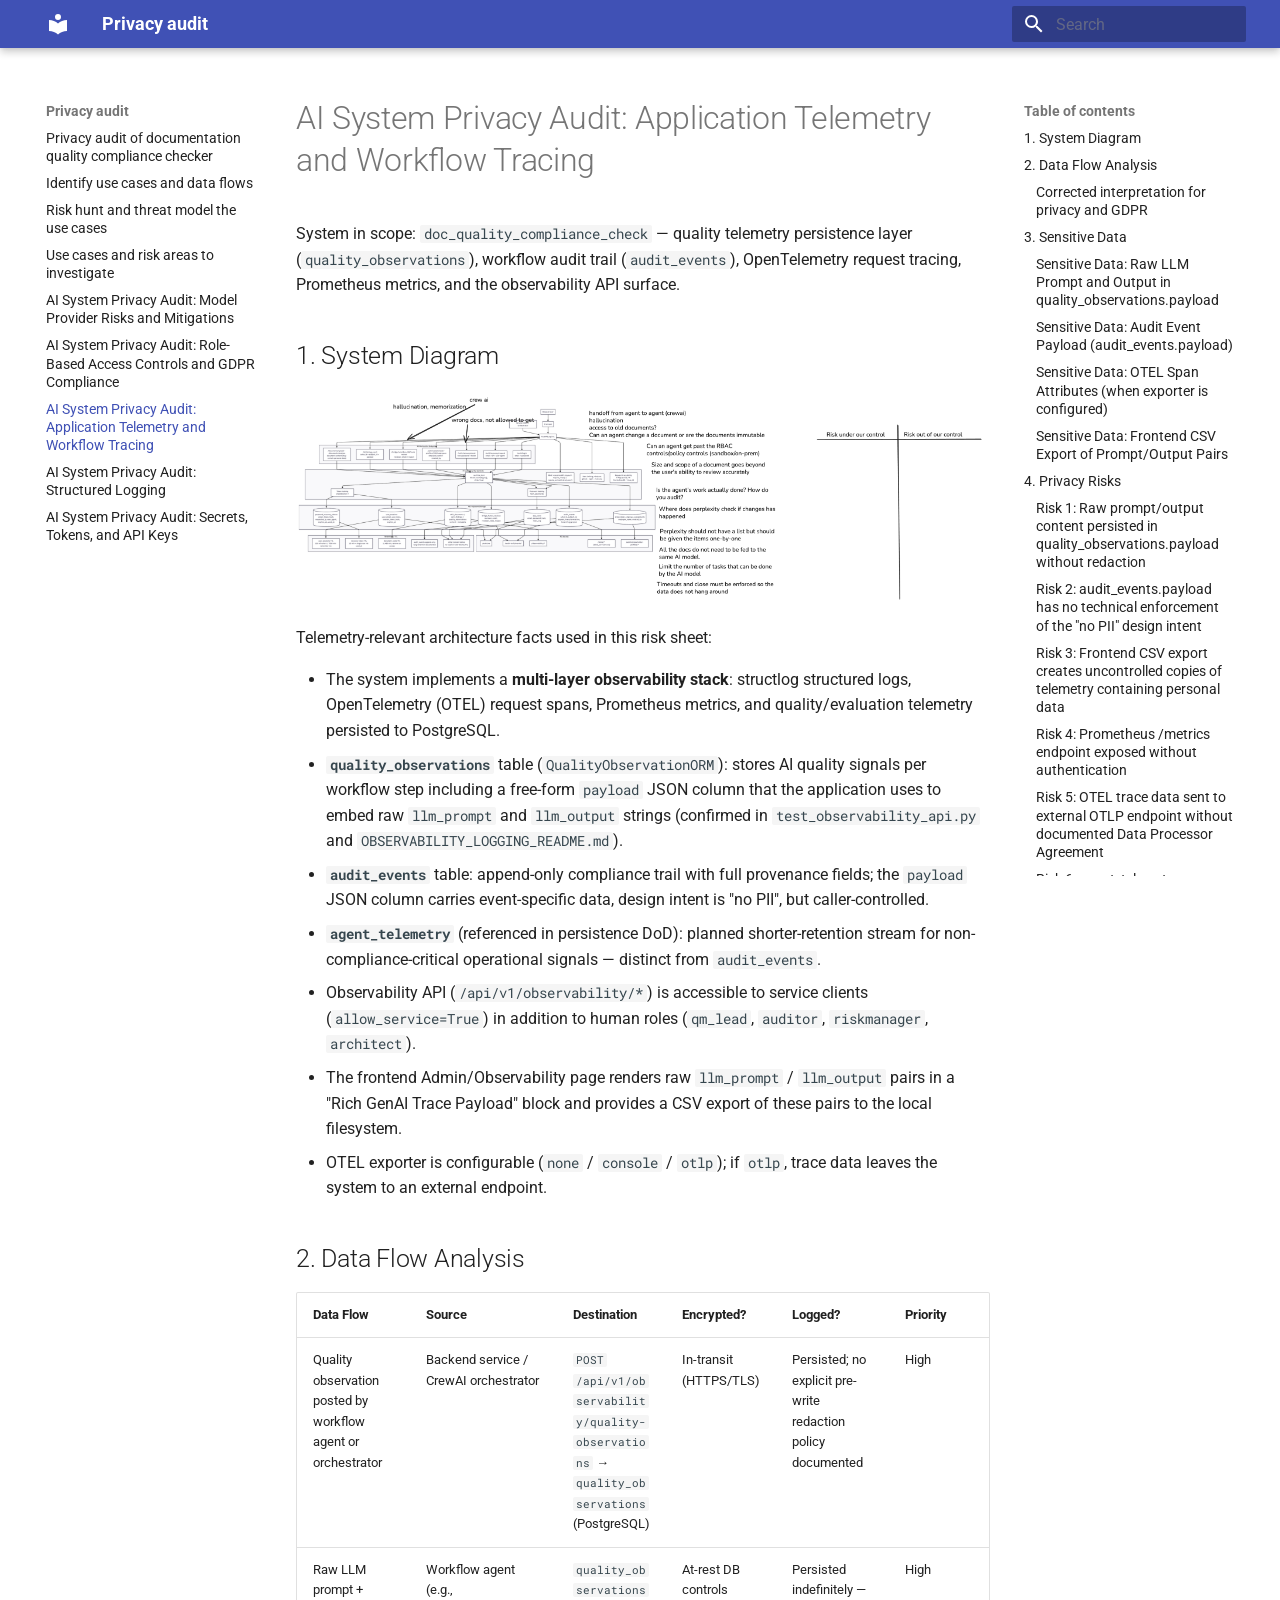
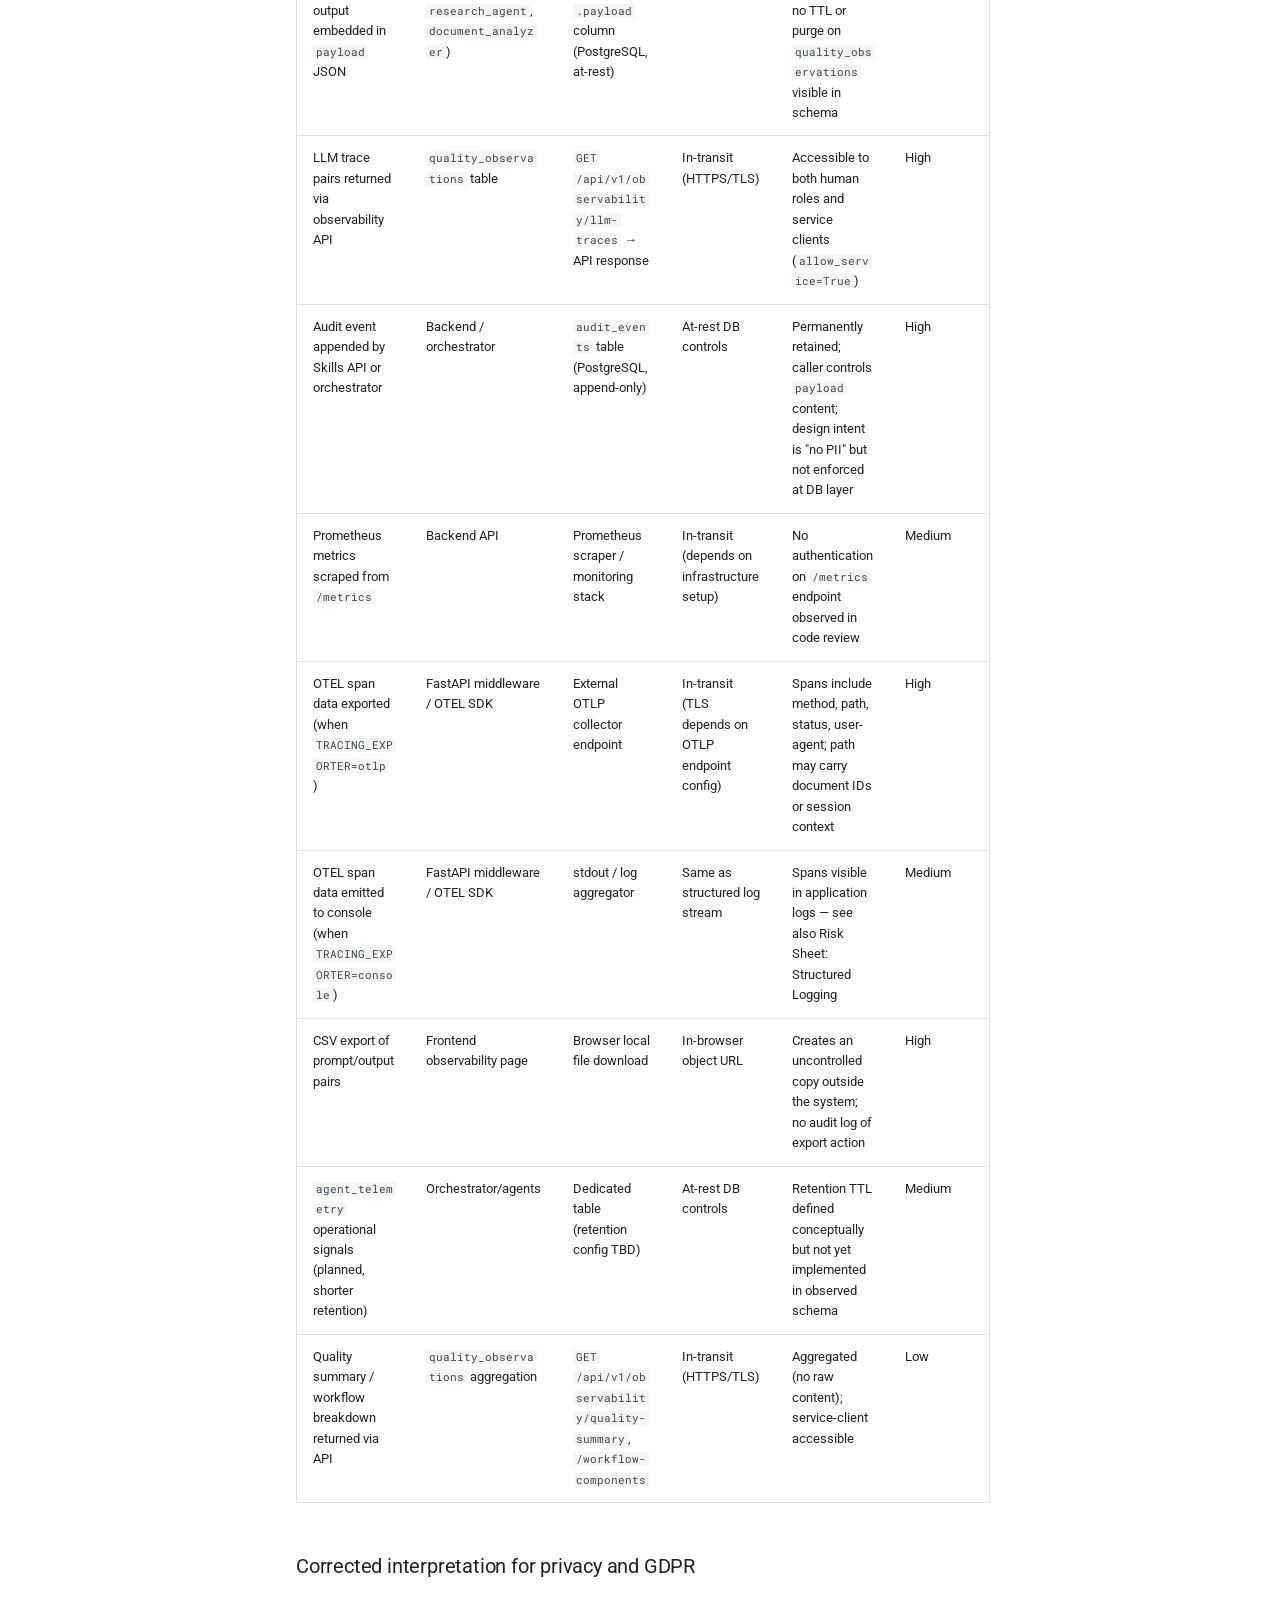
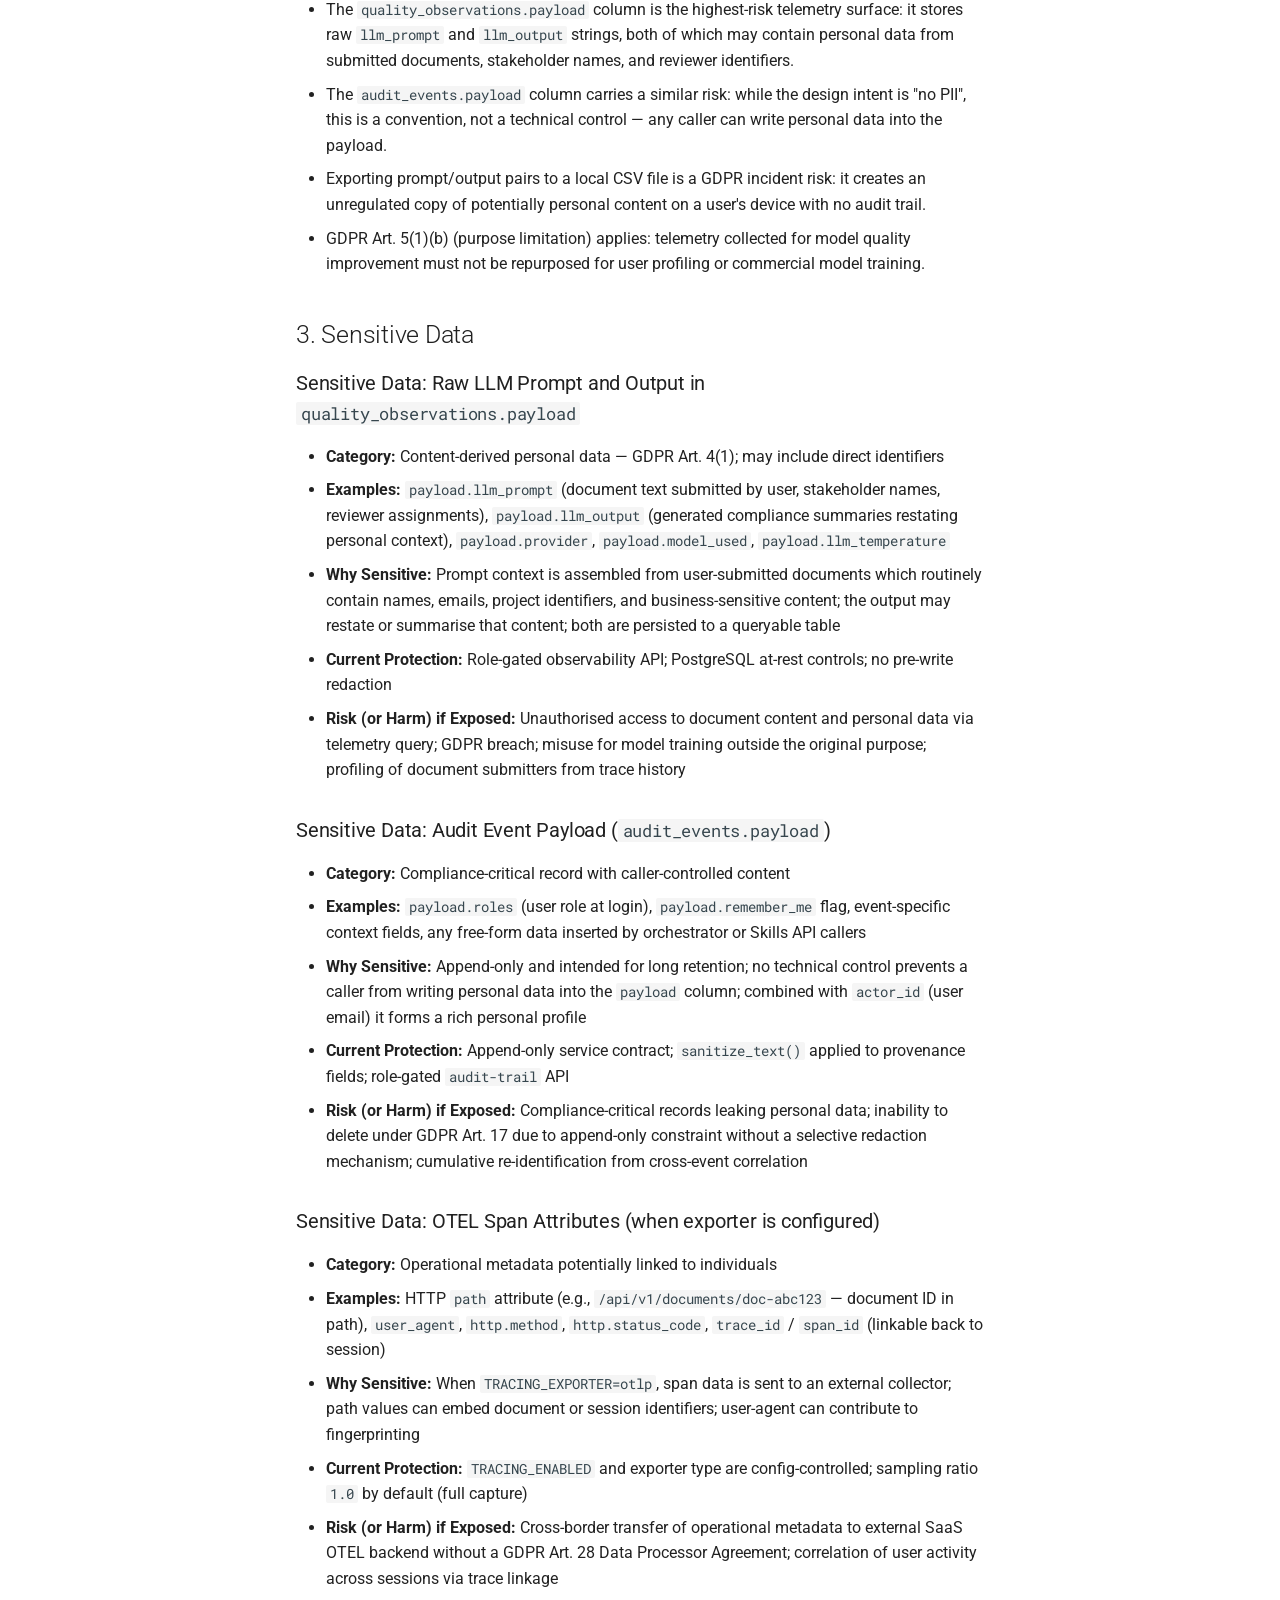
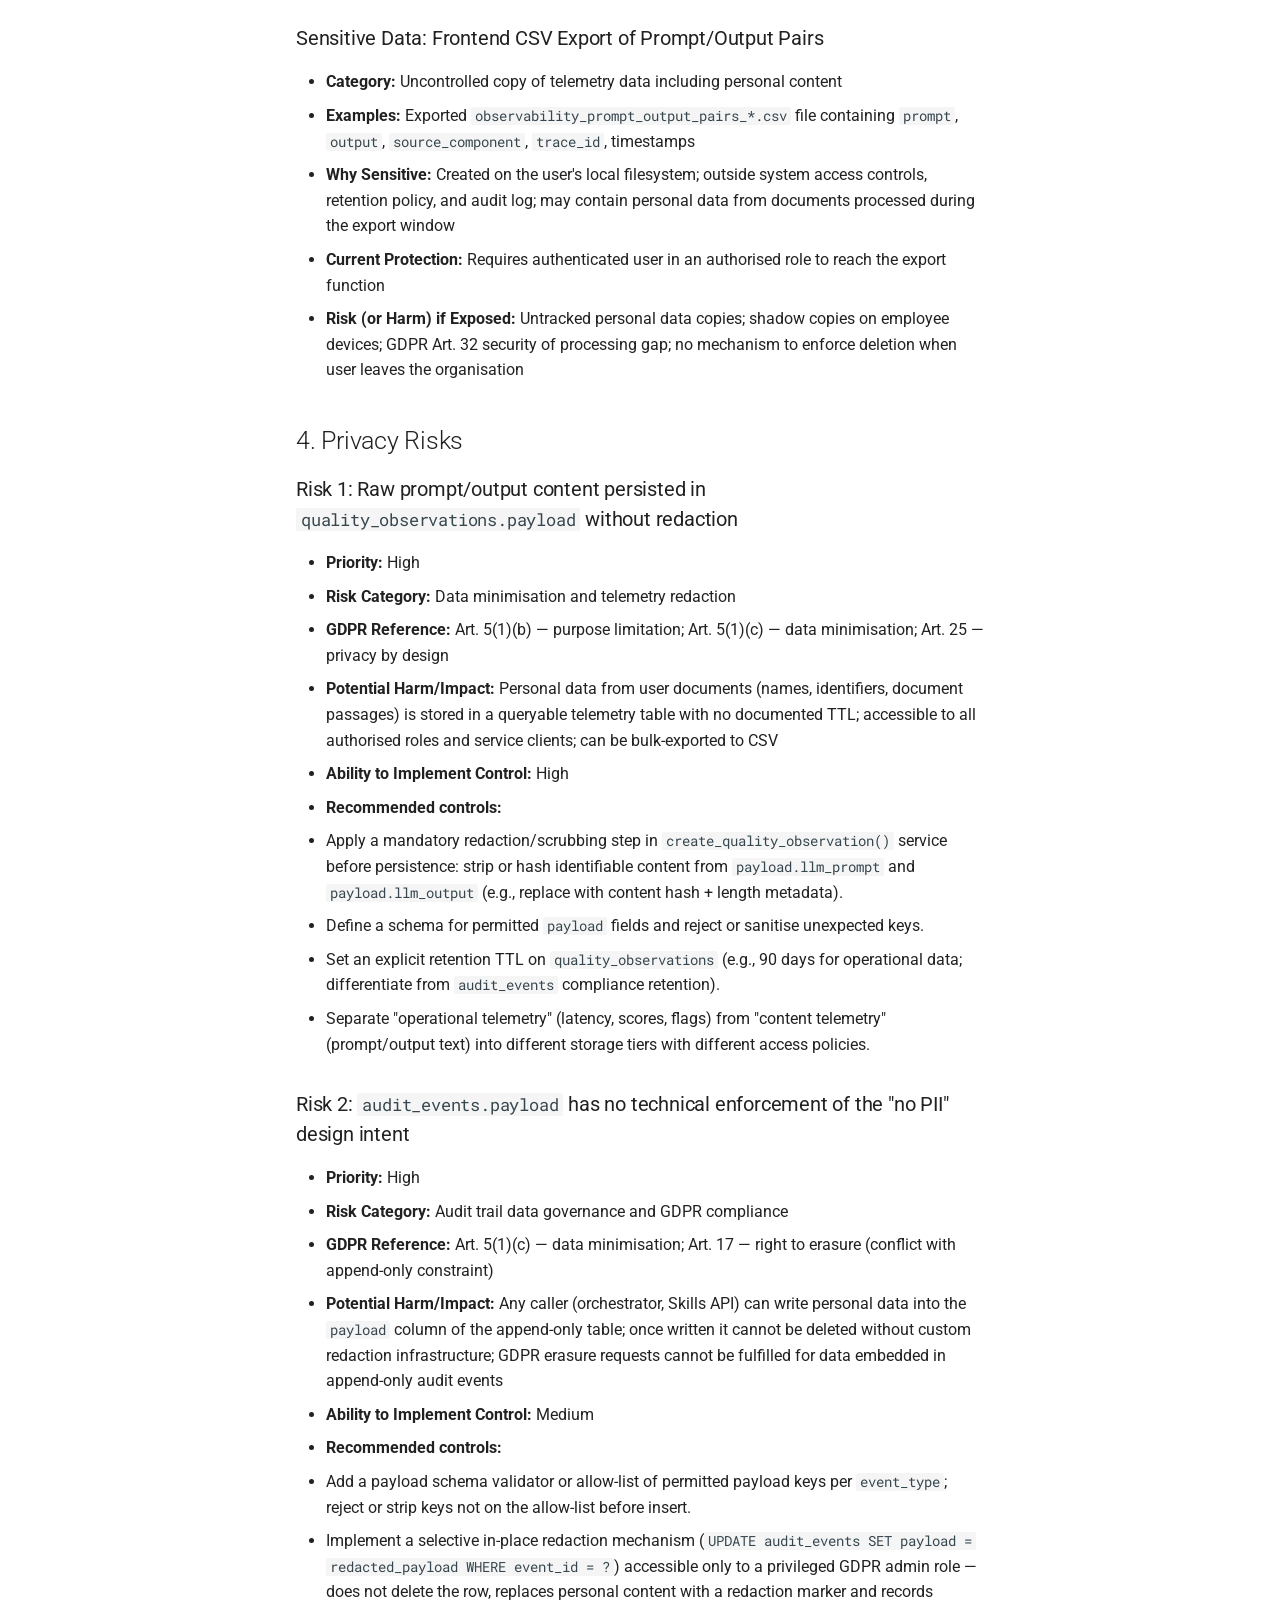
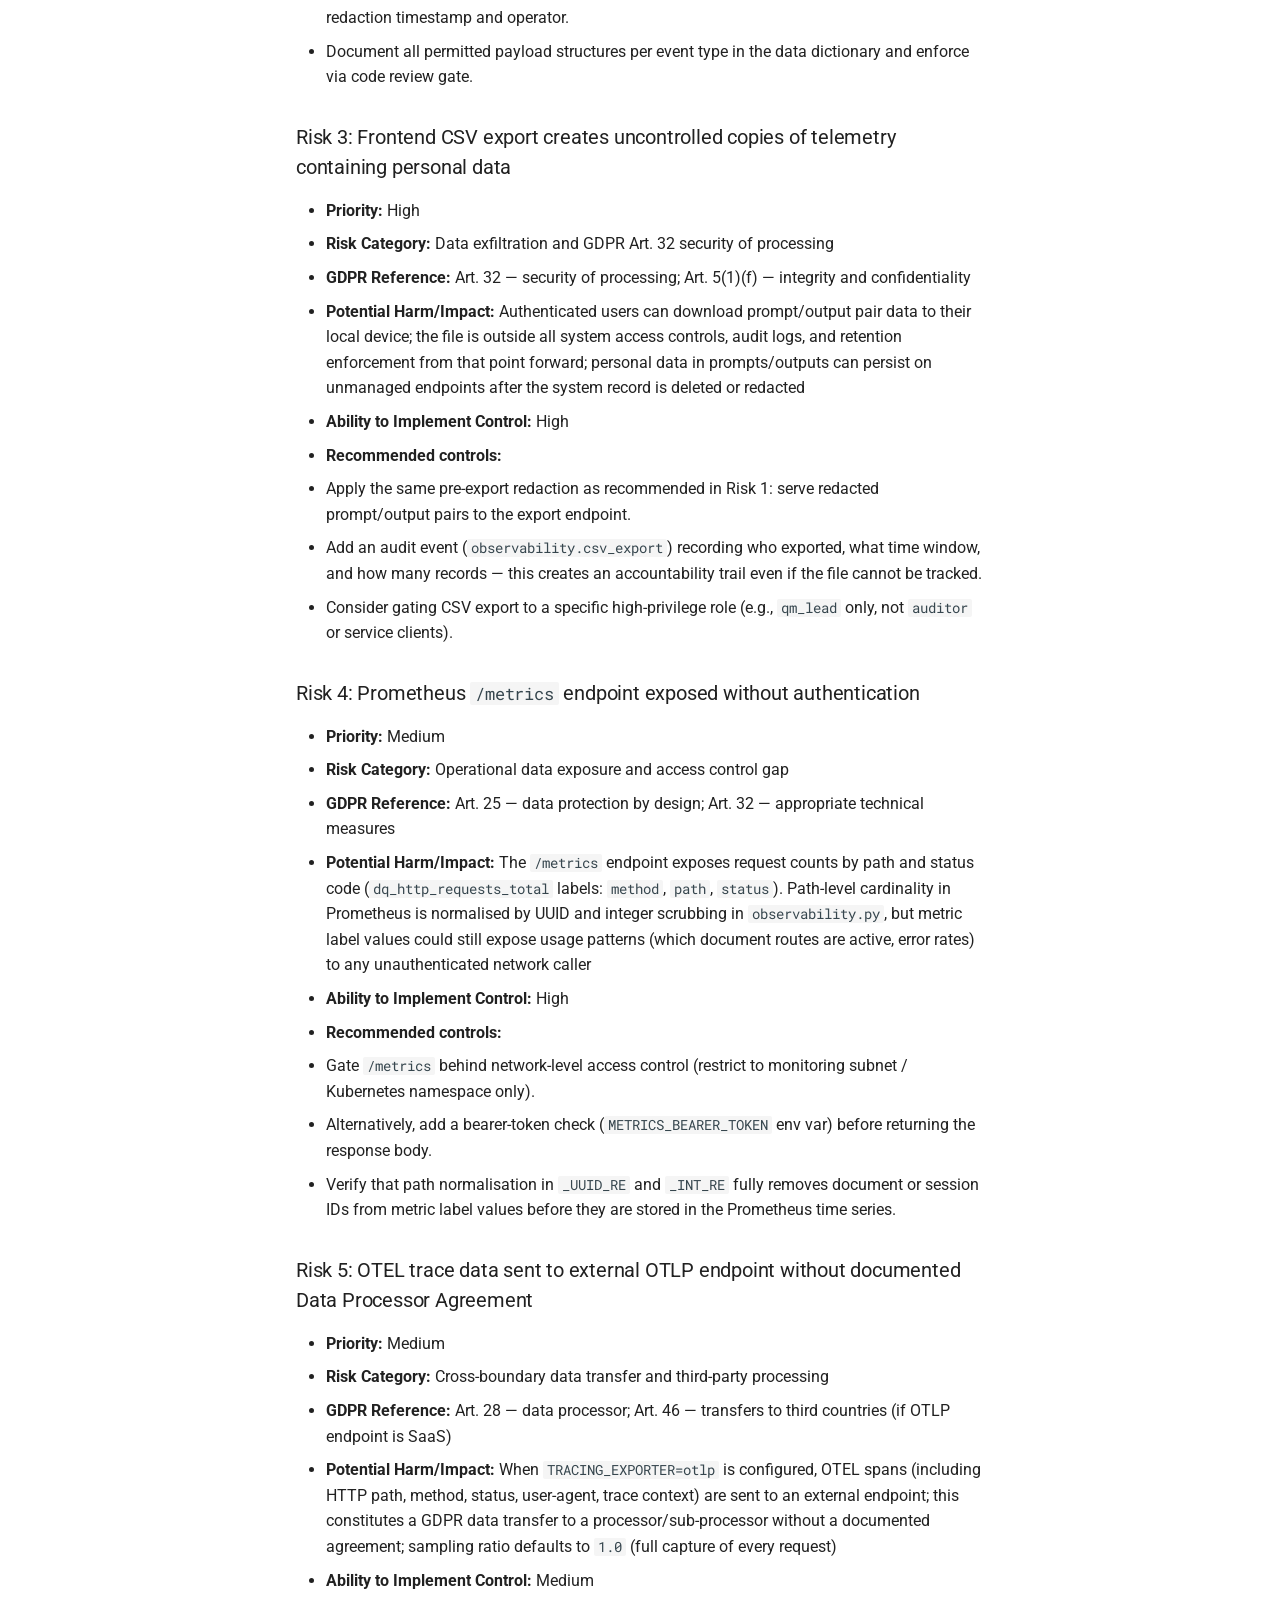
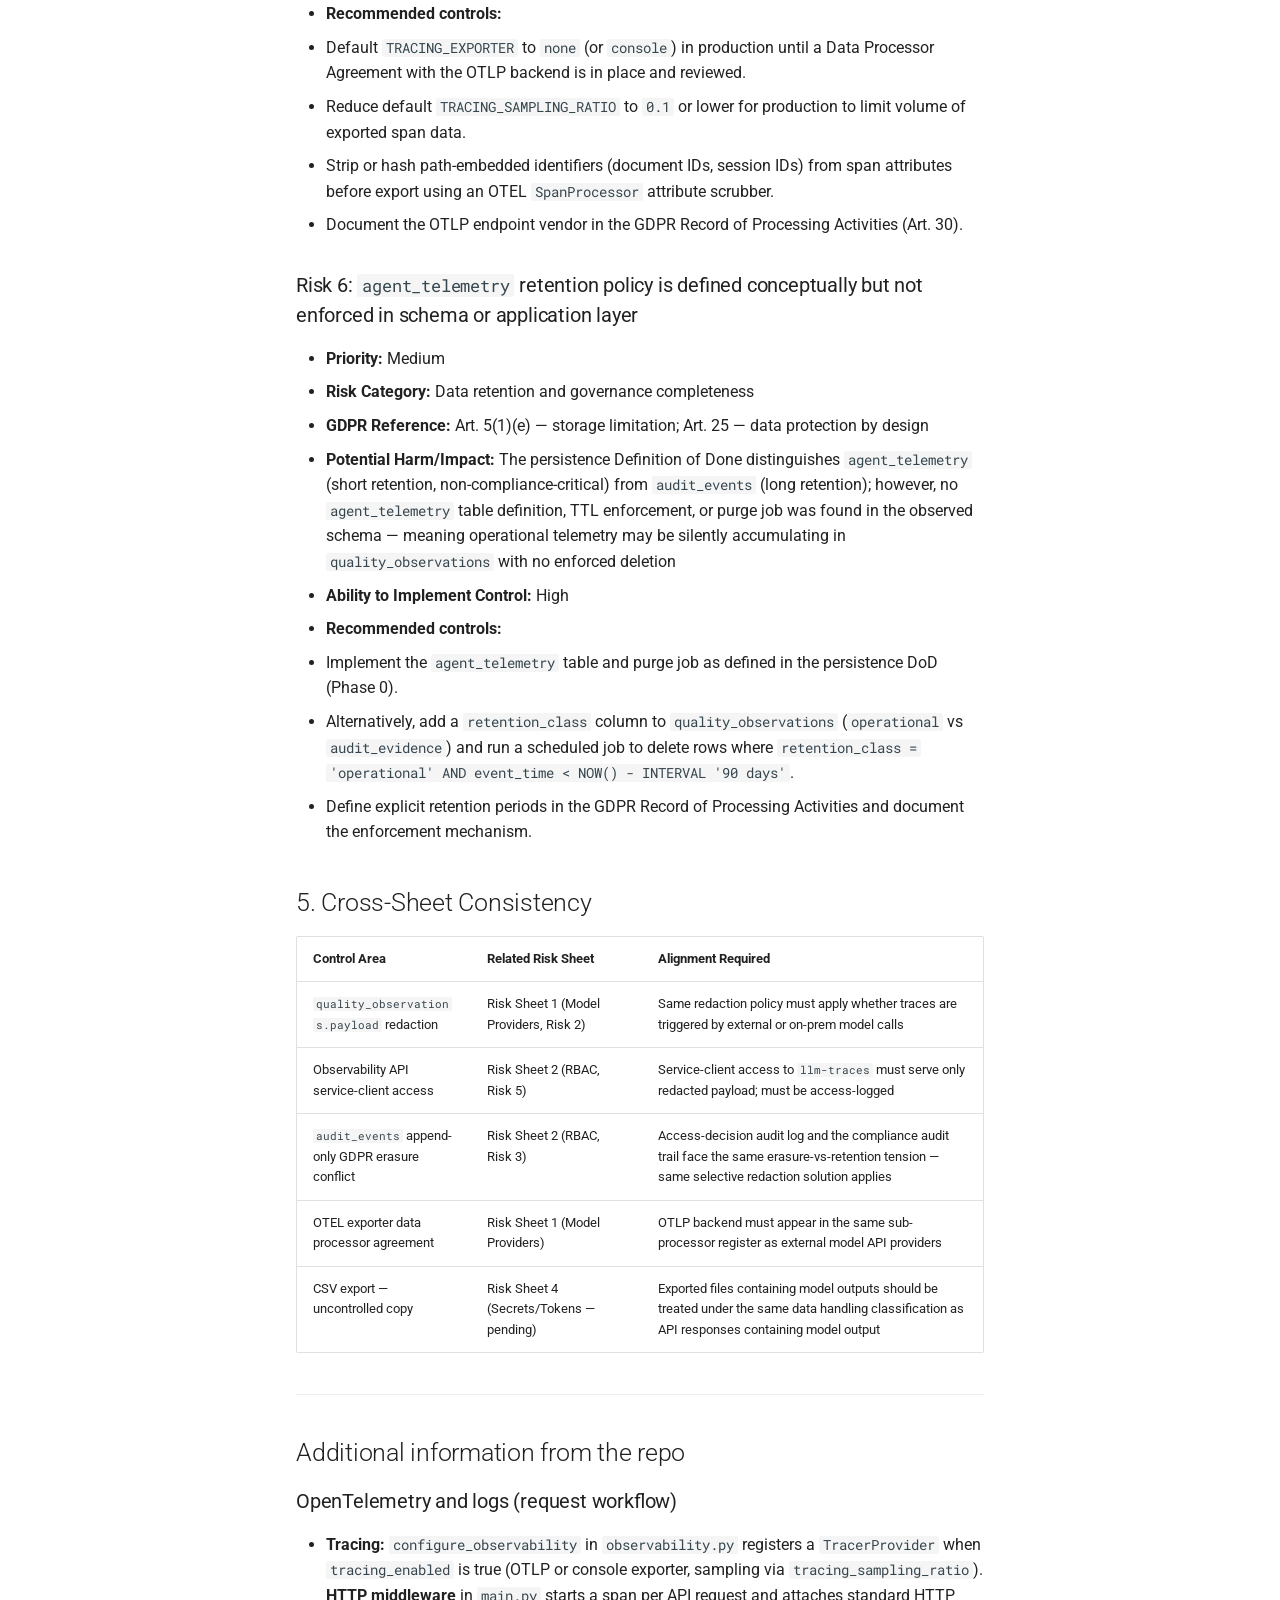
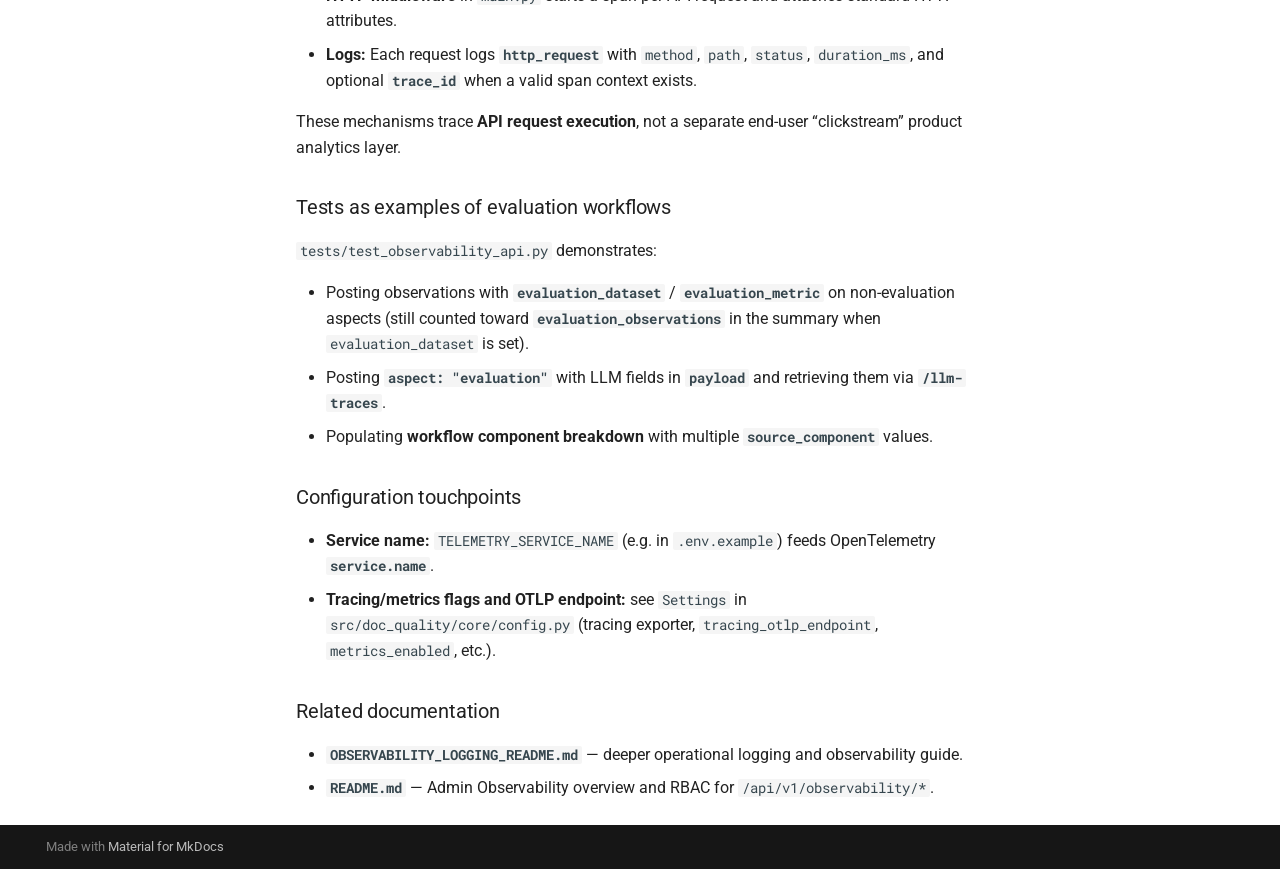
<file: 04-risks_03_telemetry/index.html>
<!DOCTYPE html><html lang="en" class="no-js"><head>
    
      <meta charset="utf-8">
      <meta name="viewport" content="width=device-width,initial-scale=1">
      
      
      
        <link rel="canonical" href="https://willingc.github.io/compliance-checker/04-risks_03_telemetry/">
      
      
        <link rel="prev" href="../04-risks_02_access_control/">
      
      
        <link rel="next" href="../04-risks_03_structured_logging/">
      
      
        
      
      
      <link rel="icon" href="../assets/images/favicon.png">
      <meta name="generator" content="mkdocs-1.6.1, mkdocs-material-9.7.6">
    
    
      
        <title>AI System Privacy Audit: Application Telemetry and Workflow Tracing - Privacy audit</title>
      
    
    
      <link rel="stylesheet" href="../assets/stylesheets/main.484c7ddc.min.css">
      
      


    
    
      
    
    
      
        
        
        <link rel="preconnect" href="https://fonts.gstatic.com" crossorigin="">
        <link rel="stylesheet" href="https://fonts.googleapis.com/css?family=Roboto:300,300i,400,400i,700,700i%7CRoboto+Mono:400,400i,700,700i&amp;display=fallback">
        <style>:root{--md-text-font:"Roboto";--md-code-font:"Roboto Mono"}</style>
      
    
    
    <script>__md_scope=new URL("..",location),__md_hash=e=>[...e].reduce(((e,_)=>(e<<5)-e+_.charCodeAt(0)),0),__md_get=(e,_=localStorage,t=__md_scope)=>JSON.parse(_.getItem(t.pathname+"."+e)),__md_set=(e,_,t=localStorage,a=__md_scope)=>{try{t.setItem(a.pathname+"."+e,JSON.stringify(_))}catch(e){}}</script>
    
      

    
    
  <link href="../assets/stylesheets/glightbox.min.css" rel="stylesheet"><script src="../assets/javascripts/glightbox.min.js"></script><style id="glightbox-style">
            html.glightbox-open { overflow: initial; height: 100%; }
            .gslide-title { margin-top: 0px; user-select: text; }
            .gslide-desc { color: #666; user-select: text; }
            .gslide-image img { background: white; }
            .glightbox-clean .gslide-media { -webkit-box-shadow: none; box-shadow: none; }
            .gscrollbar-fixer { padding-right: 15px; }
            .gdesc-inner { font-size: 0.75rem; }
            body[data-md-color-scheme="slate"] .gdesc-inner { background: var(--md-default-bg-color); }
            body[data-md-color-scheme="slate"] .gslide-title { color: var(--md-default-fg-color); }
            body[data-md-color-scheme="slate"] .gslide-desc { color: var(--md-default-fg-color); }
        </style></head>
  
  
    <body dir="ltr">
  
    
    <input class="md-toggle" data-md-toggle="drawer" type="checkbox" id="__drawer" autocomplete="off">
    <input class="md-toggle" data-md-toggle="search" type="checkbox" id="__search" autocomplete="off">
    <label class="md-overlay" for="__drawer"></label>
    <div data-md-component="skip">
      
        
        <a href="#ai-system-privacy-audit-application-telemetry-and-workflow-tracing" class="md-skip">
          Skip to content
        </a>
      
    </div>
    <div data-md-component="announce">
      
    </div>
    
    
      

  

<header class="md-header md-header--shadow" data-md-component="header">
  <nav class="md-header__inner md-grid" aria-label="Header">
    <a href=".." title="Privacy audit" class="md-header__button md-logo" aria-label="Privacy audit" data-md-component="logo">
      
  
  <svg xmlns="http://www.w3.org/2000/svg" viewBox="0 0 24 24"><path d="M12 8a3 3 0 0 0 3-3 3 3 0 0 0-3-3 3 3 0 0 0-3 3 3 3 0 0 0 3 3m0 3.54C9.64 9.35 6.5 8 3 8v11c3.5 0 6.64 1.35 9 3.54 2.36-2.19 5.5-3.54 9-3.54V8c-3.5 0-6.64 1.35-9 3.54"></path></svg>

    </a>
    <label class="md-header__button md-icon" for="__drawer">
      
      <svg xmlns="http://www.w3.org/2000/svg" viewBox="0 0 24 24"><path d="M3 6h18v2H3zm0 5h18v2H3zm0 5h18v2H3z"></path></svg>
    </label>
    <div class="md-header__title" data-md-component="header-title">
      <div class="md-header__ellipsis">
        <div class="md-header__topic">
          <span class="md-ellipsis">
            Privacy audit
          </span>
        </div>
        <div class="md-header__topic" data-md-component="header-topic">
          <span class="md-ellipsis">
            
              AI System Privacy Audit: Application Telemetry and Workflow Tracing
            
          </span>
        </div>
      </div>
    </div>
    
    
      <script>var palette=__md_get("__palette");if(palette&&palette.color){if("(prefers-color-scheme)"===palette.color.media){var media=matchMedia("(prefers-color-scheme: light)"),input=document.querySelector(media.matches?"[data-md-color-media='(prefers-color-scheme: light)']":"[data-md-color-media='(prefers-color-scheme: dark)']");palette.color.media=input.getAttribute("data-md-color-media"),palette.color.scheme=input.getAttribute("data-md-color-scheme"),palette.color.primary=input.getAttribute("data-md-color-primary"),palette.color.accent=input.getAttribute("data-md-color-accent")}for(var[key,value]of Object.entries(palette.color))document.body.setAttribute("data-md-color-"+key,value)}</script>
    
    
    
      
      
        <label class="md-header__button md-icon" for="__search">
          
          <svg xmlns="http://www.w3.org/2000/svg" viewBox="0 0 24 24"><path d="M9.5 3A6.5 6.5 0 0 1 16 9.5c0 1.61-.59 3.09-1.56 4.23l.27.27h.79l5 5-1.5 1.5-5-5v-.79l-.27-.27A6.52 6.52 0 0 1 9.5 16 6.5 6.5 0 0 1 3 9.5 6.5 6.5 0 0 1 9.5 3m0 2C7 5 5 7 5 9.5S7 14 9.5 14 14 12 14 9.5 12 5 9.5 5"></path></svg>
        </label>
        <div class="md-search" data-md-component="search" role="dialog">
  <label class="md-search__overlay" for="__search"></label>
  <div class="md-search__inner" role="search">
    <form class="md-search__form" name="search">
      <input type="text" class="md-search__input" name="query" aria-label="Search" placeholder="Search" autocapitalize="off" autocorrect="off" autocomplete="off" spellcheck="false" data-md-component="search-query" required="">
      <label class="md-search__icon md-icon" for="__search">
        
        <svg xmlns="http://www.w3.org/2000/svg" viewBox="0 0 24 24"><path d="M9.5 3A6.5 6.5 0 0 1 16 9.5c0 1.61-.59 3.09-1.56 4.23l.27.27h.79l5 5-1.5 1.5-5-5v-.79l-.27-.27A6.52 6.52 0 0 1 9.5 16 6.5 6.5 0 0 1 3 9.5 6.5 6.5 0 0 1 9.5 3m0 2C7 5 5 7 5 9.5S7 14 9.5 14 14 12 14 9.5 12 5 9.5 5"></path></svg>
        
        <svg xmlns="http://www.w3.org/2000/svg" viewBox="0 0 24 24"><path d="M20 11v2H8l5.5 5.5-1.42 1.42L4.16 12l7.92-7.92L13.5 5.5 8 11z"></path></svg>
      </label>
      <nav class="md-search__options" aria-label="Search">
        
        <button type="reset" class="md-search__icon md-icon" title="Clear" aria-label="Clear" tabindex="-1">
          
          <svg xmlns="http://www.w3.org/2000/svg" viewBox="0 0 24 24"><path d="M19 6.41 17.59 5 12 10.59 6.41 5 5 6.41 10.59 12 5 17.59 6.41 19 12 13.41 17.59 19 19 17.59 13.41 12z"></path></svg>
        </button>
      </nav>
      
    </form>
    <div class="md-search__output">
      <div class="md-search__scrollwrap" tabindex="0" data-md-scrollfix="">
        <div class="md-search-result" data-md-component="search-result">
          <div class="md-search-result__meta">
            Initializing search
          </div>
          <ol class="md-search-result__list" role="presentation"></ol>
        </div>
      </div>
    </div>
  </div>
</div>
      
    
    
  </nav>
  
</header>
    
    <div class="md-container" data-md-component="container">
      
      
        
          
        
      
      <main class="md-main" data-md-component="main">
        <div class="md-main__inner md-grid">
          
            
              
              <div class="md-sidebar md-sidebar--primary" data-md-component="sidebar" data-md-type="navigation">
                <div class="md-sidebar__scrollwrap">
                  <div class="md-sidebar__inner">
                    



<nav class="md-nav md-nav--primary" aria-label="Navigation" data-md-level="0">
  <label class="md-nav__title" for="__drawer">
    <a href=".." title="Privacy audit" class="md-nav__button md-logo" aria-label="Privacy audit" data-md-component="logo">
      
  
  <svg xmlns="http://www.w3.org/2000/svg" viewBox="0 0 24 24"><path d="M12 8a3 3 0 0 0 3-3 3 3 0 0 0-3-3 3 3 0 0 0-3 3 3 3 0 0 0 3 3m0 3.54C9.64 9.35 6.5 8 3 8v11c3.5 0 6.64 1.35 9 3.54 2.36-2.19 5.5-3.54 9-3.54V8c-3.5 0-6.64 1.35-9 3.54"></path></svg>

    </a>
    Privacy audit
  </label>
  
  <ul class="md-nav__list" data-md-scrollfix="">
    
      
      
  
  
  
  
    <li class="md-nav__item">
      <a href=".." class="md-nav__link">
        
  
  
  <span class="md-ellipsis">
    
  
    Privacy audit of documentation quality compliance checker
  

    
  </span>
  
  

      </a>
    </li>
  

    
      
      
  
  
  
  
    <li class="md-nav__item">
      <a href="../02-week1_use_cases/" class="md-nav__link">
        
  
  
  <span class="md-ellipsis">
    
  
    Identify use cases and data flows
  

    
  </span>
  
  

      </a>
    </li>
  

    
      
      
  
  
  
  
    <li class="md-nav__item">
      <a href="../03-week2_risk_model/" class="md-nav__link">
        
  
  
  <span class="md-ellipsis">
    
  
    Risk hunt and threat model the use cases
  

    
  </span>
  
  

      </a>
    </li>
  

    
      
      
  
  
  
  
    <li class="md-nav__item">
      <a href="../03-week2_use_cases_risks/" class="md-nav__link">
        
  
  
  <span class="md-ellipsis">
    
  
    Use cases and risk areas to investigate
  

    
  </span>
  
  

      </a>
    </li>
  

    
      
      
  
  
  
  
    <li class="md-nav__item">
      <a href="../04-risks_01_models/" class="md-nav__link">
        
  
  
  <span class="md-ellipsis">
    
  
    AI System Privacy Audit: Model Provider Risks and Mitigations
  

    
  </span>
  
  

      </a>
    </li>
  

    
      
      
  
  
  
  
    <li class="md-nav__item">
      <a href="../04-risks_02_access_control/" class="md-nav__link">
        
  
  
  <span class="md-ellipsis">
    
  
    AI System Privacy Audit: Role-Based Access Controls and GDPR Compliance
  

    
  </span>
  
  

      </a>
    </li>
  

    
      
      
  
  
    
  
  
  
    <li class="md-nav__item md-nav__item--active">
      
      <input class="md-nav__toggle md-toggle" type="checkbox" id="__toc">
      
      
        
      
      
        <label class="md-nav__link md-nav__link--active" for="__toc">
          
  
  
  <span class="md-ellipsis">
    
  
    AI System Privacy Audit: Application Telemetry and Workflow Tracing
  

    
  </span>
  
  

          <span class="md-nav__icon md-icon"></span>
        </label>
      
      <a href="./" class="md-nav__link md-nav__link--active">
        
  
  
  <span class="md-ellipsis">
    
  
    AI System Privacy Audit: Application Telemetry and Workflow Tracing
  

    
  </span>
  
  

      </a>
      
        

<nav class="md-nav md-nav--secondary" aria-label="Table of contents">
  
  
  
    
  
  
    <label class="md-nav__title" for="__toc">
      <span class="md-nav__icon md-icon"></span>
      Table of contents
    </label>
    <ul class="md-nav__list" data-md-component="toc" data-md-scrollfix="">
      
        <li class="md-nav__item">
  <a href="#1-system-diagram" class="md-nav__link">
    <span class="md-ellipsis">
      
        1. System Diagram
      
    </span>
  </a>
  
</li>
      
        <li class="md-nav__item">
  <a href="#2-data-flow-analysis" class="md-nav__link">
    <span class="md-ellipsis">
      
        2. Data Flow Analysis
      
    </span>
  </a>
  
    <nav class="md-nav" aria-label="2. Data Flow Analysis">
      <ul class="md-nav__list">
        
          <li class="md-nav__item">
  <a href="#corrected-interpretation-for-privacy-and-gdpr" class="md-nav__link">
    <span class="md-ellipsis">
      
        Corrected interpretation for privacy and GDPR
      
    </span>
  </a>
  
</li>
        
      </ul>
    </nav>
  
</li>
      
        <li class="md-nav__item">
  <a href="#3-sensitive-data" class="md-nav__link">
    <span class="md-ellipsis">
      
        3. Sensitive Data
      
    </span>
  </a>
  
    <nav class="md-nav" aria-label="3. Sensitive Data">
      <ul class="md-nav__list">
        
          <li class="md-nav__item">
  <a href="#sensitive-data-raw-llm-prompt-and-output-in-quality_observationspayload" class="md-nav__link">
    <span class="md-ellipsis">
      
        Sensitive Data: Raw LLM Prompt and Output in quality_observations.payload
      
    </span>
  </a>
  
</li>
        
          <li class="md-nav__item">
  <a href="#sensitive-data-audit-event-payload-audit_eventspayload" class="md-nav__link">
    <span class="md-ellipsis">
      
        Sensitive Data: Audit Event Payload (audit_events.payload)
      
    </span>
  </a>
  
</li>
        
          <li class="md-nav__item">
  <a href="#sensitive-data-otel-span-attributes-when-exporter-is-configured" class="md-nav__link">
    <span class="md-ellipsis">
      
        Sensitive Data: OTEL Span Attributes (when exporter is configured)
      
    </span>
  </a>
  
</li>
        
          <li class="md-nav__item">
  <a href="#sensitive-data-frontend-csv-export-of-promptoutput-pairs" class="md-nav__link">
    <span class="md-ellipsis">
      
        Sensitive Data: Frontend CSV Export of Prompt/Output Pairs
      
    </span>
  </a>
  
</li>
        
      </ul>
    </nav>
  
</li>
      
        <li class="md-nav__item">
  <a href="#4-privacy-risks" class="md-nav__link">
    <span class="md-ellipsis">
      
        4. Privacy Risks
      
    </span>
  </a>
  
    <nav class="md-nav" aria-label="4. Privacy Risks">
      <ul class="md-nav__list">
        
          <li class="md-nav__item">
  <a href="#risk-1-raw-promptoutput-content-persisted-in-quality_observationspayload-without-redaction" class="md-nav__link">
    <span class="md-ellipsis">
      
        Risk 1: Raw prompt/output content persisted in quality_observations.payload without redaction
      
    </span>
  </a>
  
</li>
        
          <li class="md-nav__item">
  <a href="#risk-2-audit_eventspayload-has-no-technical-enforcement-of-the-no-pii-design-intent" class="md-nav__link">
    <span class="md-ellipsis">
      
        Risk 2: audit_events.payload has no technical enforcement of the "no PII" design intent
      
    </span>
  </a>
  
</li>
        
          <li class="md-nav__item">
  <a href="#risk-3-frontend-csv-export-creates-uncontrolled-copies-of-telemetry-containing-personal-data" class="md-nav__link">
    <span class="md-ellipsis">
      
        Risk 3: Frontend CSV export creates uncontrolled copies of telemetry containing personal data
      
    </span>
  </a>
  
</li>
        
          <li class="md-nav__item">
  <a href="#risk-4-prometheus-metrics-endpoint-exposed-without-authentication" class="md-nav__link">
    <span class="md-ellipsis">
      
        Risk 4: Prometheus /metrics endpoint exposed without authentication
      
    </span>
  </a>
  
</li>
        
          <li class="md-nav__item">
  <a href="#risk-5-otel-trace-data-sent-to-external-otlp-endpoint-without-documented-data-processor-agreement" class="md-nav__link">
    <span class="md-ellipsis">
      
        Risk 5: OTEL trace data sent to external OTLP endpoint without documented Data Processor Agreement
      
    </span>
  </a>
  
</li>
        
          <li class="md-nav__item">
  <a href="#risk-6-agent_telemetry-retention-policy-is-defined-conceptually-but-not-enforced-in-schema-or-application-layer" class="md-nav__link">
    <span class="md-ellipsis">
      
        Risk 6: agent_telemetry retention policy is defined conceptually but not enforced in schema or application layer
      
    </span>
  </a>
  
</li>
        
      </ul>
    </nav>
  
</li>
      
        <li class="md-nav__item">
  <a href="#5-cross-sheet-consistency" class="md-nav__link">
    <span class="md-ellipsis">
      
        5. Cross-Sheet Consistency
      
    </span>
  </a>
  
</li>
      
        <li class="md-nav__item">
  <a href="#additional-information-from-the-repo" class="md-nav__link">
    <span class="md-ellipsis">
      
        Additional information from the repo
      
    </span>
  </a>
  
    <nav class="md-nav" aria-label="Additional information from the repo">
      <ul class="md-nav__list">
        
          <li class="md-nav__item">
  <a href="#opentelemetry-and-logs-request-workflow" class="md-nav__link">
    <span class="md-ellipsis">
      
        OpenTelemetry and logs (request workflow)
      
    </span>
  </a>
  
</li>
        
          <li class="md-nav__item">
  <a href="#tests-as-examples-of-evaluation-workflows" class="md-nav__link">
    <span class="md-ellipsis">
      
        Tests as examples of evaluation workflows
      
    </span>
  </a>
  
</li>
        
          <li class="md-nav__item">
  <a href="#configuration-touchpoints" class="md-nav__link">
    <span class="md-ellipsis">
      
        Configuration touchpoints
      
    </span>
  </a>
  
</li>
        
          <li class="md-nav__item">
  <a href="#related-documentation" class="md-nav__link">
    <span class="md-ellipsis">
      
        Related documentation
      
    </span>
  </a>
  
</li>
        
      </ul>
    </nav>
  
</li>
      
    </ul>
  
</nav>
      
    </li>
  

    
      
      
  
  
  
  
    <li class="md-nav__item">
      <a href="../04-risks_03_structured_logging/" class="md-nav__link">
        
  
  
  <span class="md-ellipsis">
    
  
    AI System Privacy Audit: Structured Logging
  

    
  </span>
  
  

      </a>
    </li>
  

    
      
      
  
  
  
  
    <li class="md-nav__item">
      <a href="../04-risks_04_secrets_tokens_keys/" class="md-nav__link">
        
  
  
  <span class="md-ellipsis">
    
  
    AI System Privacy Audit: Secrets, Tokens, and API Keys
  

    
  </span>
  
  

      </a>
    </li>
  

    
  </ul>
</nav>
                  </div>
                </div>
              </div>
            
            
              
              <div class="md-sidebar md-sidebar--secondary" data-md-component="sidebar" data-md-type="toc">
                <div class="md-sidebar__scrollwrap">
                  <div class="md-sidebar__inner">
                    

<nav class="md-nav md-nav--secondary" aria-label="Table of contents">
  
  
  
    
  
  
    <label class="md-nav__title" for="__toc">
      <span class="md-nav__icon md-icon"></span>
      Table of contents
    </label>
    <ul class="md-nav__list" data-md-component="toc" data-md-scrollfix="">
      
        <li class="md-nav__item">
  <a href="#1-system-diagram" class="md-nav__link">
    <span class="md-ellipsis">
      
        1. System Diagram
      
    </span>
  </a>
  
</li>
      
        <li class="md-nav__item">
  <a href="#2-data-flow-analysis" class="md-nav__link">
    <span class="md-ellipsis">
      
        2. Data Flow Analysis
      
    </span>
  </a>
  
    <nav class="md-nav" aria-label="2. Data Flow Analysis">
      <ul class="md-nav__list">
        
          <li class="md-nav__item">
  <a href="#corrected-interpretation-for-privacy-and-gdpr" class="md-nav__link">
    <span class="md-ellipsis">
      
        Corrected interpretation for privacy and GDPR
      
    </span>
  </a>
  
</li>
        
      </ul>
    </nav>
  
</li>
      
        <li class="md-nav__item">
  <a href="#3-sensitive-data" class="md-nav__link">
    <span class="md-ellipsis">
      
        3. Sensitive Data
      
    </span>
  </a>
  
    <nav class="md-nav" aria-label="3. Sensitive Data">
      <ul class="md-nav__list">
        
          <li class="md-nav__item">
  <a href="#sensitive-data-raw-llm-prompt-and-output-in-quality_observationspayload" class="md-nav__link">
    <span class="md-ellipsis">
      
        Sensitive Data: Raw LLM Prompt and Output in quality_observations.payload
      
    </span>
  </a>
  
</li>
        
          <li class="md-nav__item">
  <a href="#sensitive-data-audit-event-payload-audit_eventspayload" class="md-nav__link">
    <span class="md-ellipsis">
      
        Sensitive Data: Audit Event Payload (audit_events.payload)
      
    </span>
  </a>
  
</li>
        
          <li class="md-nav__item">
  <a href="#sensitive-data-otel-span-attributes-when-exporter-is-configured" class="md-nav__link">
    <span class="md-ellipsis">
      
        Sensitive Data: OTEL Span Attributes (when exporter is configured)
      
    </span>
  </a>
  
</li>
        
          <li class="md-nav__item">
  <a href="#sensitive-data-frontend-csv-export-of-promptoutput-pairs" class="md-nav__link">
    <span class="md-ellipsis">
      
        Sensitive Data: Frontend CSV Export of Prompt/Output Pairs
      
    </span>
  </a>
  
</li>
        
      </ul>
    </nav>
  
</li>
      
        <li class="md-nav__item">
  <a href="#4-privacy-risks" class="md-nav__link">
    <span class="md-ellipsis">
      
        4. Privacy Risks
      
    </span>
  </a>
  
    <nav class="md-nav" aria-label="4. Privacy Risks">
      <ul class="md-nav__list">
        
          <li class="md-nav__item">
  <a href="#risk-1-raw-promptoutput-content-persisted-in-quality_observationspayload-without-redaction" class="md-nav__link">
    <span class="md-ellipsis">
      
        Risk 1: Raw prompt/output content persisted in quality_observations.payload without redaction
      
    </span>
  </a>
  
</li>
        
          <li class="md-nav__item">
  <a href="#risk-2-audit_eventspayload-has-no-technical-enforcement-of-the-no-pii-design-intent" class="md-nav__link">
    <span class="md-ellipsis">
      
        Risk 2: audit_events.payload has no technical enforcement of the "no PII" design intent
      
    </span>
  </a>
  
</li>
        
          <li class="md-nav__item">
  <a href="#risk-3-frontend-csv-export-creates-uncontrolled-copies-of-telemetry-containing-personal-data" class="md-nav__link">
    <span class="md-ellipsis">
      
        Risk 3: Frontend CSV export creates uncontrolled copies of telemetry containing personal data
      
    </span>
  </a>
  
</li>
        
          <li class="md-nav__item">
  <a href="#risk-4-prometheus-metrics-endpoint-exposed-without-authentication" class="md-nav__link">
    <span class="md-ellipsis">
      
        Risk 4: Prometheus /metrics endpoint exposed without authentication
      
    </span>
  </a>
  
</li>
        
          <li class="md-nav__item">
  <a href="#risk-5-otel-trace-data-sent-to-external-otlp-endpoint-without-documented-data-processor-agreement" class="md-nav__link">
    <span class="md-ellipsis">
      
        Risk 5: OTEL trace data sent to external OTLP endpoint without documented Data Processor Agreement
      
    </span>
  </a>
  
</li>
        
          <li class="md-nav__item">
  <a href="#risk-6-agent_telemetry-retention-policy-is-defined-conceptually-but-not-enforced-in-schema-or-application-layer" class="md-nav__link">
    <span class="md-ellipsis">
      
        Risk 6: agent_telemetry retention policy is defined conceptually but not enforced in schema or application layer
      
    </span>
  </a>
  
</li>
        
      </ul>
    </nav>
  
</li>
      
        <li class="md-nav__item">
  <a href="#5-cross-sheet-consistency" class="md-nav__link">
    <span class="md-ellipsis">
      
        5. Cross-Sheet Consistency
      
    </span>
  </a>
  
</li>
      
        <li class="md-nav__item">
  <a href="#additional-information-from-the-repo" class="md-nav__link">
    <span class="md-ellipsis">
      
        Additional information from the repo
      
    </span>
  </a>
  
    <nav class="md-nav" aria-label="Additional information from the repo">
      <ul class="md-nav__list">
        
          <li class="md-nav__item">
  <a href="#opentelemetry-and-logs-request-workflow" class="md-nav__link">
    <span class="md-ellipsis">
      
        OpenTelemetry and logs (request workflow)
      
    </span>
  </a>
  
</li>
        
          <li class="md-nav__item">
  <a href="#tests-as-examples-of-evaluation-workflows" class="md-nav__link">
    <span class="md-ellipsis">
      
        Tests as examples of evaluation workflows
      
    </span>
  </a>
  
</li>
        
          <li class="md-nav__item">
  <a href="#configuration-touchpoints" class="md-nav__link">
    <span class="md-ellipsis">
      
        Configuration touchpoints
      
    </span>
  </a>
  
</li>
        
          <li class="md-nav__item">
  <a href="#related-documentation" class="md-nav__link">
    <span class="md-ellipsis">
      
        Related documentation
      
    </span>
  </a>
  
</li>
        
      </ul>
    </nav>
  
</li>
      
    </ul>
  
</nav>
                  </div>
                </div>
              </div>
            
          
          
            <div class="md-content" data-md-component="content">
              
              <article class="md-content__inner md-typeset">
                
                  



<h1 id="ai-system-privacy-audit-application-telemetry-and-workflow-tracing">AI System Privacy Audit: Application Telemetry and Workflow Tracing</h1>
<p>System in scope: <code>doc_quality_compliance_check</code> — quality telemetry persistence layer (<code>quality_observations</code>), workflow audit trail (<code>audit_events</code>), OpenTelemetry request tracing, Prometheus metrics, and the observability API surface.</p>
<h2 id="1-system-diagram">1. System Diagram</h2>
<p><a class="glightbox" data-type="image" data-width="100%" data-height="auto" href="../images/raw/compliance-checker-2026-05-02.png" data-desc-position="bottom"><img alt="" src="../images/raw/compliance-checker-2026-05-02.png"></a></p>
<p>Telemetry-relevant architecture facts used in this risk sheet:</p>
<ul>
<li>The system implements a <strong>multi-layer observability stack</strong>: structlog structured logs, OpenTelemetry (OTEL) request spans, Prometheus metrics, and quality/evaluation telemetry persisted to PostgreSQL.</li>
<li><strong><code>quality_observations</code></strong> table (<code>QualityObservationORM</code>): stores AI quality signals per workflow step including a free-form <code>payload</code> JSON column that the application uses to embed raw <code>llm_prompt</code> and <code>llm_output</code> strings (confirmed in <code>test_observability_api.py</code> and <code>OBSERVABILITY_LOGGING_README.md</code>).</li>
<li><strong><code>audit_events</code></strong> table: append-only compliance trail with full provenance fields; the <code>payload</code> JSON column carries event-specific data, design intent is "no PII", but caller-controlled.</li>
<li><strong><code>agent_telemetry</code></strong> (referenced in persistence DoD): planned shorter-retention stream for non-compliance-critical operational signals — distinct from <code>audit_events</code>.</li>
<li>Observability API (<code>/api/v1/observability/*</code>) is accessible to service clients (<code>allow_service=True</code>) in addition to human roles (<code>qm_lead</code>, <code>auditor</code>, <code>riskmanager</code>, <code>architect</code>).</li>
<li>The frontend Admin/Observability page renders raw <code>llm_prompt</code> / <code>llm_output</code> pairs in a "Rich GenAI Trace Payload" block and provides a CSV export of these pairs to the local filesystem.</li>
<li>OTEL exporter is configurable (<code>none</code> / <code>console</code> / <code>otlp</code>); if <code>otlp</code>, trace data leaves the system to an external endpoint.</li>
</ul>
<h2 id="2-data-flow-analysis">2. Data Flow Analysis</h2>
<table>
<thead>
<tr>
<th>Data Flow</th>
<th>Source</th>
<th>Destination</th>
<th>Encrypted?</th>
<th>Logged?</th>
<th>Priority</th>
</tr>
</thead>
<tbody>
<tr>
<td>Quality observation posted by workflow agent or orchestrator</td>
<td>Backend service / CrewAI orchestrator</td>
<td><code>POST /api/v1/observability/quality-observations</code> → <code>quality_observations</code> (PostgreSQL)</td>
<td>In-transit (HTTPS/TLS)</td>
<td>Persisted; no explicit pre-write redaction policy documented</td>
<td>High</td>
</tr>
<tr>
<td>Raw LLM prompt + output embedded in <code>payload</code> JSON</td>
<td>Workflow agent (e.g., <code>research_agent</code>, <code>document_analyzer</code>)</td>
<td><code>quality_observations.payload</code> column (PostgreSQL, at-rest)</td>
<td>At-rest DB controls</td>
<td>Persisted indefinitely — no TTL or purge on <code>quality_observations</code> visible in schema</td>
<td>High</td>
</tr>
<tr>
<td>LLM trace pairs returned via observability API</td>
<td><code>quality_observations</code> table</td>
<td><code>GET /api/v1/observability/llm-traces</code> → API response</td>
<td>In-transit (HTTPS/TLS)</td>
<td>Accessible to both human roles and service clients (<code>allow_service=True</code>)</td>
<td>High</td>
</tr>
<tr>
<td>Audit event appended by Skills API or orchestrator</td>
<td>Backend / orchestrator</td>
<td><code>audit_events</code> table (PostgreSQL, append-only)</td>
<td>At-rest DB controls</td>
<td>Permanently retained; caller controls <code>payload</code> content; design intent is "no PII" but not enforced at DB layer</td>
<td>High</td>
</tr>
<tr>
<td>Prometheus metrics scraped from <code>/metrics</code></td>
<td>Backend API</td>
<td>Prometheus scraper / monitoring stack</td>
<td>In-transit (depends on infrastructure setup)</td>
<td>No authentication on <code>/metrics</code> endpoint observed in code review</td>
<td>Medium</td>
</tr>
<tr>
<td>OTEL span data exported (when <code>TRACING_EXPORTER=otlp</code>)</td>
<td>FastAPI middleware / OTEL SDK</td>
<td>External OTLP collector endpoint</td>
<td>In-transit (TLS depends on OTLP endpoint config)</td>
<td>Spans include method, path, status, user-agent; path may carry document IDs or session context</td>
<td>High</td>
</tr>
<tr>
<td>OTEL span data emitted to console (when <code>TRACING_EXPORTER=console</code>)</td>
<td>FastAPI middleware / OTEL SDK</td>
<td>stdout / log aggregator</td>
<td>Same as structured log stream</td>
<td>Spans visible in application logs — see also Risk Sheet: Structured Logging</td>
<td>Medium</td>
</tr>
<tr>
<td>CSV export of prompt/output pairs</td>
<td>Frontend observability page</td>
<td>Browser local file download</td>
<td>In-browser object URL</td>
<td>Creates an uncontrolled copy outside the system; no audit log of export action</td>
<td>High</td>
</tr>
<tr>
<td><code>agent_telemetry</code> operational signals (planned, shorter retention)</td>
<td>Orchestrator/agents</td>
<td>Dedicated table (retention config TBD)</td>
<td>At-rest DB controls</td>
<td>Retention TTL defined conceptually but not yet implemented in observed schema</td>
<td>Medium</td>
</tr>
<tr>
<td>Quality summary / workflow breakdown returned via API</td>
<td><code>quality_observations</code> aggregation</td>
<td><code>GET /api/v1/observability/quality-summary</code>, <code>/workflow-components</code></td>
<td>In-transit (HTTPS/TLS)</td>
<td>Aggregated (no raw content); service-client accessible</td>
<td>Low</td>
</tr>
</tbody>
</table>
<h3 id="corrected-interpretation-for-privacy-and-gdpr">Corrected interpretation for privacy and GDPR</h3>
<ul>
<li>The <code>quality_observations.payload</code> column is the highest-risk telemetry surface: it stores raw <code>llm_prompt</code> and <code>llm_output</code> strings, both of which may contain personal data from submitted documents, stakeholder names, and reviewer identifiers.</li>
<li>The <code>audit_events.payload</code> column carries a similar risk: while the design intent is "no PII", this is a convention, not a technical control — any caller can write personal data into the payload.</li>
<li>Exporting prompt/output pairs to a local CSV file is a GDPR incident risk: it creates an unregulated copy of potentially personal content on a user's device with no audit trail.</li>
<li>GDPR Art. 5(1)(b) (purpose limitation) applies: telemetry collected for model quality improvement must not be repurposed for user profiling or commercial model training.</li>
</ul>
<h2 id="3-sensitive-data">3. Sensitive Data</h2>
<h3 id="sensitive-data-raw-llm-prompt-and-output-in-quality_observationspayload">Sensitive Data: Raw LLM Prompt and Output in <code>quality_observations.payload</code></h3>
<ul>
<li><strong>Category:</strong> Content-derived personal data — GDPR Art. 4(1); may include direct identifiers</li>
<li><strong>Examples:</strong> <code>payload.llm_prompt</code> (document text submitted by user, stakeholder names, reviewer assignments), <code>payload.llm_output</code> (generated compliance summaries restating personal context), <code>payload.provider</code>, <code>payload.model_used</code>, <code>payload.llm_temperature</code></li>
<li><strong>Why Sensitive:</strong> Prompt context is assembled from user-submitted documents which routinely contain names, emails, project identifiers, and business-sensitive content; the output may restate or summarise that content; both are persisted to a queryable table</li>
<li><strong>Current Protection:</strong> Role-gated observability API; PostgreSQL at-rest controls; no pre-write redaction</li>
<li><strong>Risk (or Harm) if Exposed:</strong> Unauthorised access to document content and personal data via telemetry query; GDPR breach; misuse for model training outside the original purpose; profiling of document submitters from trace history</li>
</ul>
<h3 id="sensitive-data-audit-event-payload-audit_eventspayload">Sensitive Data: Audit Event Payload (<code>audit_events.payload</code>)</h3>
<ul>
<li><strong>Category:</strong> Compliance-critical record with caller-controlled content</li>
<li><strong>Examples:</strong> <code>payload.roles</code> (user role at login), <code>payload.remember_me</code> flag, event-specific context fields, any free-form data inserted by orchestrator or Skills API callers</li>
<li><strong>Why Sensitive:</strong> Append-only and intended for long retention; no technical control prevents a caller from writing personal data into the <code>payload</code> column; combined with <code>actor_id</code> (user email) it forms a rich personal profile</li>
<li><strong>Current Protection:</strong> Append-only service contract; <code>sanitize_text()</code> applied to provenance fields; role-gated <code>audit-trail</code> API</li>
<li><strong>Risk (or Harm) if Exposed:</strong> Compliance-critical records leaking personal data; inability to delete under GDPR Art. 17 due to append-only constraint without a selective redaction mechanism; cumulative re-identification from cross-event correlation</li>
</ul>
<h3 id="sensitive-data-otel-span-attributes-when-exporter-is-configured">Sensitive Data: OTEL Span Attributes (when exporter is configured)</h3>
<ul>
<li><strong>Category:</strong> Operational metadata potentially linked to individuals</li>
<li><strong>Examples:</strong> HTTP <code>path</code> attribute (e.g., <code>/api/v1/documents/doc-abc123</code> — document ID in path), <code>user_agent</code>, <code>http.method</code>, <code>http.status_code</code>, <code>trace_id</code> / <code>span_id</code> (linkable back to session)</li>
<li><strong>Why Sensitive:</strong> When <code>TRACING_EXPORTER=otlp</code>, span data is sent to an external collector; path values can embed document or session identifiers; user-agent can contribute to fingerprinting</li>
<li><strong>Current Protection:</strong> <code>TRACING_ENABLED</code> and exporter type are config-controlled; sampling ratio <code>1.0</code> by default (full capture)</li>
<li><strong>Risk (or Harm) if Exposed:</strong> Cross-border transfer of operational metadata to external SaaS OTEL backend without a GDPR Art. 28 Data Processor Agreement; correlation of user activity across sessions via trace linkage</li>
</ul>
<h3 id="sensitive-data-frontend-csv-export-of-promptoutput-pairs">Sensitive Data: Frontend CSV Export of Prompt/Output Pairs</h3>
<ul>
<li><strong>Category:</strong> Uncontrolled copy of telemetry data including personal content</li>
<li><strong>Examples:</strong> Exported <code>observability_prompt_output_pairs_*.csv</code> file containing <code>prompt</code>, <code>output</code>, <code>source_component</code>, <code>trace_id</code>, timestamps</li>
<li><strong>Why Sensitive:</strong> Created on the user's local filesystem; outside system access controls, retention policy, and audit log; may contain personal data from documents processed during the export window</li>
<li><strong>Current Protection:</strong> Requires authenticated user in an authorised role to reach the export function</li>
<li><strong>Risk (or Harm) if Exposed:</strong> Untracked personal data copies; shadow copies on employee devices; GDPR Art. 32 security of processing gap; no mechanism to enforce deletion when user leaves the organisation</li>
</ul>
<h2 id="4-privacy-risks">4. Privacy Risks</h2>
<h3 id="risk-1-raw-promptoutput-content-persisted-in-quality_observationspayload-without-redaction">Risk 1: Raw prompt/output content persisted in <code>quality_observations.payload</code> without redaction</h3>
<ul>
<li><strong>Priority:</strong> High</li>
<li><strong>Risk Category:</strong> Data minimisation and telemetry redaction</li>
<li><strong>GDPR Reference:</strong> Art. 5(1)(b) — purpose limitation; Art. 5(1)(c) — data minimisation; Art. 25 — privacy by design</li>
<li><strong>Potential Harm/Impact:</strong> Personal data from user documents (names, identifiers, document passages) is stored in a queryable telemetry table with no documented TTL; accessible to all authorised roles and service clients; can be bulk-exported to CSV</li>
<li><strong>Ability to Implement Control:</strong> High</li>
<li><strong>Recommended controls:</strong></li>
<li>Apply a mandatory redaction/scrubbing step in <code>create_quality_observation()</code> service before persistence: strip or hash identifiable content from <code>payload.llm_prompt</code> and <code>payload.llm_output</code> (e.g., replace with content hash + length metadata).</li>
<li>Define a schema for permitted <code>payload</code> fields and reject or sanitise unexpected keys.</li>
<li>Set an explicit retention TTL on <code>quality_observations</code> (e.g., 90 days for operational data; differentiate from <code>audit_events</code> compliance retention).</li>
<li>Separate "operational telemetry" (latency, scores, flags) from "content telemetry" (prompt/output text) into different storage tiers with different access policies.</li>
</ul>
<h3 id="risk-2-audit_eventspayload-has-no-technical-enforcement-of-the-no-pii-design-intent">Risk 2: <code>audit_events.payload</code> has no technical enforcement of the "no PII" design intent</h3>
<ul>
<li><strong>Priority:</strong> High</li>
<li><strong>Risk Category:</strong> Audit trail data governance and GDPR compliance</li>
<li><strong>GDPR Reference:</strong> Art. 5(1)(c) — data minimisation; Art. 17 — right to erasure (conflict with append-only constraint)</li>
<li><strong>Potential Harm/Impact:</strong> Any caller (orchestrator, Skills API) can write personal data into the <code>payload</code> column of the append-only table; once written it cannot be deleted without custom redaction infrastructure; GDPR erasure requests cannot be fulfilled for data embedded in append-only audit events</li>
<li><strong>Ability to Implement Control:</strong> Medium</li>
<li><strong>Recommended controls:</strong></li>
<li>Add a payload schema validator or allow-list of permitted payload keys per <code>event_type</code>; reject or strip keys not on the allow-list before insert.</li>
<li>Implement a selective in-place redaction mechanism (<code>UPDATE audit_events SET payload = redacted_payload WHERE event_id = ?</code>) accessible only to a privileged GDPR admin role — does not delete the row, replaces personal content with a redaction marker and records redaction timestamp and operator.</li>
<li>Document all permitted payload structures per event type in the data dictionary and enforce via code review gate.</li>
</ul>
<h3 id="risk-3-frontend-csv-export-creates-uncontrolled-copies-of-telemetry-containing-personal-data">Risk 3: Frontend CSV export creates uncontrolled copies of telemetry containing personal data</h3>
<ul>
<li><strong>Priority:</strong> High</li>
<li><strong>Risk Category:</strong> Data exfiltration and GDPR Art. 32 security of processing</li>
<li><strong>GDPR Reference:</strong> Art. 32 — security of processing; Art. 5(1)(f) — integrity and confidentiality</li>
<li><strong>Potential Harm/Impact:</strong> Authenticated users can download prompt/output pair data to their local device; the file is outside all system access controls, audit logs, and retention enforcement from that point forward; personal data in prompts/outputs can persist on unmanaged endpoints after the system record is deleted or redacted</li>
<li><strong>Ability to Implement Control:</strong> High</li>
<li><strong>Recommended controls:</strong></li>
<li>Apply the same pre-export redaction as recommended in Risk 1: serve redacted prompt/output pairs to the export endpoint.</li>
<li>Add an audit event (<code>observability.csv_export</code>) recording who exported, what time window, and how many records — this creates an accountability trail even if the file cannot be tracked.</li>
<li>Consider gating CSV export to a specific high-privilege role (e.g., <code>qm_lead</code> only, not <code>auditor</code> or service clients).</li>
</ul>
<h3 id="risk-4-prometheus-metrics-endpoint-exposed-without-authentication">Risk 4: Prometheus <code>/metrics</code> endpoint exposed without authentication</h3>
<ul>
<li><strong>Priority:</strong> Medium</li>
<li><strong>Risk Category:</strong> Operational data exposure and access control gap</li>
<li><strong>GDPR Reference:</strong> Art. 25 — data protection by design; Art. 32 — appropriate technical measures</li>
<li><strong>Potential Harm/Impact:</strong> The <code>/metrics</code> endpoint exposes request counts by path and status code (<code>dq_http_requests_total</code> labels: <code>method</code>, <code>path</code>, <code>status</code>). Path-level cardinality in Prometheus is normalised by UUID and integer scrubbing in <code>observability.py</code>, but metric label values could still expose usage patterns (which document routes are active, error rates) to any unauthenticated network caller</li>
<li><strong>Ability to Implement Control:</strong> High</li>
<li><strong>Recommended controls:</strong></li>
<li>Gate <code>/metrics</code> behind network-level access control (restrict to monitoring subnet / Kubernetes namespace only).</li>
<li>Alternatively, add a bearer-token check (<code>METRICS_BEARER_TOKEN</code> env var) before returning the response body.</li>
<li>Verify that path normalisation in <code>_UUID_RE</code> and <code>_INT_RE</code> fully removes document or session IDs from metric label values before they are stored in the Prometheus time series.</li>
</ul>
<h3 id="risk-5-otel-trace-data-sent-to-external-otlp-endpoint-without-documented-data-processor-agreement">Risk 5: OTEL trace data sent to external OTLP endpoint without documented Data Processor Agreement</h3>
<ul>
<li><strong>Priority:</strong> Medium</li>
<li><strong>Risk Category:</strong> Cross-boundary data transfer and third-party processing</li>
<li><strong>GDPR Reference:</strong> Art. 28 — data processor; Art. 46 — transfers to third countries (if OTLP endpoint is SaaS)</li>
<li><strong>Potential Harm/Impact:</strong> When <code>TRACING_EXPORTER=otlp</code> is configured, OTEL spans (including HTTP path, method, status, user-agent, trace context) are sent to an external endpoint; this constitutes a GDPR data transfer to a processor/sub-processor without a documented agreement; sampling ratio defaults to <code>1.0</code> (full capture of every request)</li>
<li><strong>Ability to Implement Control:</strong> Medium</li>
<li><strong>Recommended controls:</strong></li>
<li>Default <code>TRACING_EXPORTER</code> to <code>none</code> (or <code>console</code>) in production until a Data Processor Agreement with the OTLP backend is in place and reviewed.</li>
<li>Reduce default <code>TRACING_SAMPLING_RATIO</code> to <code>0.1</code> or lower for production to limit volume of exported span data.</li>
<li>Strip or hash path-embedded identifiers (document IDs, session IDs) from span attributes before export using an OTEL <code>SpanProcessor</code> attribute scrubber.</li>
<li>Document the OTLP endpoint vendor in the GDPR Record of Processing Activities (Art. 30).</li>
</ul>
<h3 id="risk-6-agent_telemetry-retention-policy-is-defined-conceptually-but-not-enforced-in-schema-or-application-layer">Risk 6: <code>agent_telemetry</code> retention policy is defined conceptually but not enforced in schema or application layer</h3>
<ul>
<li><strong>Priority:</strong> Medium</li>
<li><strong>Risk Category:</strong> Data retention and governance completeness</li>
<li><strong>GDPR Reference:</strong> Art. 5(1)(e) — storage limitation; Art. 25 — data protection by design</li>
<li><strong>Potential Harm/Impact:</strong> The persistence Definition of Done distinguishes <code>agent_telemetry</code> (short retention, non-compliance-critical) from <code>audit_events</code> (long retention); however, no <code>agent_telemetry</code> table definition, TTL enforcement, or purge job was found in the observed schema — meaning operational telemetry may be silently accumulating in <code>quality_observations</code> with no enforced deletion</li>
<li><strong>Ability to Implement Control:</strong> High</li>
<li><strong>Recommended controls:</strong></li>
<li>Implement the <code>agent_telemetry</code> table and purge job as defined in the persistence DoD (Phase 0).</li>
<li>Alternatively, add a <code>retention_class</code> column to <code>quality_observations</code> (<code>operational</code> vs <code>audit_evidence</code>) and run a scheduled job to delete rows where <code>retention_class = 'operational' AND event_time &lt; NOW() - INTERVAL '90 days'</code>.</li>
<li>Define explicit retention periods in the GDPR Record of Processing Activities and document the enforcement mechanism.</li>
</ul>
<h2 id="5-cross-sheet-consistency">5. Cross-Sheet Consistency</h2>
<table>
<thead>
<tr>
<th>Control Area</th>
<th>Related Risk Sheet</th>
<th>Alignment Required</th>
</tr>
</thead>
<tbody>
<tr>
<td><code>quality_observations.payload</code> redaction</td>
<td>Risk Sheet 1 (Model Providers, Risk 2)</td>
<td>Same redaction policy must apply whether traces are triggered by external or on-prem model calls</td>
</tr>
<tr>
<td>Observability API service-client access</td>
<td>Risk Sheet 2 (RBAC, Risk 5)</td>
<td>Service-client access to <code>llm-traces</code> must serve only redacted payload; must be access-logged</td>
</tr>
<tr>
<td><code>audit_events</code> append-only GDPR erasure conflict</td>
<td>Risk Sheet 2 (RBAC, Risk 3)</td>
<td>Access-decision audit log and the compliance audit trail face the same erasure-vs-retention tension — same selective redaction solution applies</td>
</tr>
<tr>
<td>OTEL exporter data processor agreement</td>
<td>Risk Sheet 1 (Model Providers)</td>
<td>OTLP backend must appear in the same sub-processor register as external model API providers</td>
</tr>
<tr>
<td>CSV export — uncontrolled copy</td>
<td>Risk Sheet 4 (Secrets/Tokens — pending)</td>
<td>Exported files containing model outputs should be treated under the same data handling classification as API responses containing model output</td>
</tr>
</tbody>
</table>
<hr>
<h2 id="additional-information-from-the-repo">Additional information from the repo</h2>
<h3 id="opentelemetry-and-logs-request-workflow">OpenTelemetry and logs (request workflow)</h3>
<ul>
<li><strong>Tracing:</strong> <code>configure_observability</code> in <code>observability.py</code> registers a <code>TracerProvider</code> when <code>tracing_enabled</code> is true (OTLP or console exporter, sampling via <code>tracing_sampling_ratio</code>). <strong>HTTP middleware</strong> in <code>main.py</code> starts a span per API request and attaches standard HTTP attributes.</li>
<li><strong>Logs:</strong> Each request logs <strong><code>http_request</code></strong> with <code>method</code>, <code>path</code>, <code>status</code>, <code>duration_ms</code>, and optional <strong><code>trace_id</code></strong> when a valid span context exists.</li>
</ul>
<p>These mechanisms trace <strong>API request execution</strong>, not a separate end-user “clickstream” product analytics layer.</p>
<h3 id="tests-as-examples-of-evaluation-workflows">Tests as examples of evaluation workflows</h3>
<p><code>tests/test_observability_api.py</code> demonstrates:</p>
<ul>
<li>Posting observations with <strong><code>evaluation_dataset</code></strong> / <strong><code>evaluation_metric</code></strong> on non-evaluation aspects (still counted toward <strong><code>evaluation_observations</code></strong> in the summary when <code>evaluation_dataset</code> is set).</li>
<li>Posting <strong><code>aspect: "evaluation"</code></strong> with LLM fields in <strong><code>payload</code></strong> and retrieving them via <strong><code>/llm-traces</code></strong>.</li>
<li>Populating <strong>workflow component breakdown</strong> with multiple <strong><code>source_component</code></strong> values.</li>
</ul>
<h3 id="configuration-touchpoints">Configuration touchpoints</h3>
<ul>
<li><strong>Service name:</strong> <code>TELEMETRY_SERVICE_NAME</code> (e.g. in <code>.env.example</code>) feeds OpenTelemetry <strong><code>service.name</code></strong>.</li>
<li><strong>Tracing/metrics flags and OTLP endpoint:</strong> see <code>Settings</code> in <code>src/doc_quality/core/config.py</code> (tracing exporter, <code>tracing_otlp_endpoint</code>, <code>metrics_enabled</code>, etc.).</li>
</ul>
<h3 id="related-documentation">Related documentation</h3>
<ul>
<li><strong><code>OBSERVABILITY_LOGGING_README.md</code></strong> — deeper operational logging and observability guide.</li>
<li><strong><code>README.md</code></strong> — Admin Observability overview and RBAC for <code>/api/v1/observability/*</code>.</li>
</ul>












                
              </article>
            </div>
          
          
<script>var target=document.getElementById(location.hash.slice(1));target&&target.name&&(target.checked=target.name.startsWith("__tabbed_"))</script>
        </div>
        
      </main>
      
        <footer class="md-footer">
  
  <div class="md-footer-meta md-typeset">
    <div class="md-footer-meta__inner md-grid">
      <div class="md-copyright">
  
  
    Made with
    <a href="https://squidfunk.github.io/mkdocs-material/" target="_blank" rel="noopener">
      Material for MkDocs
    </a>
  
</div>
      
    </div>
  </div>
</footer>
      
    </div>
    <div class="md-dialog" data-md-component="dialog">
      <div class="md-dialog__inner md-typeset"></div>
    </div>
    
    
    
      
      
      <script id="__config" type="application/json">{"annotate": null, "base": "..", "features": ["navigation.indexes"], "search": "../assets/javascripts/workers/search.2c215733.min.js", "tags": null, "translations": {"clipboard.copied": "Copied to clipboard", "clipboard.copy": "Copy to clipboard", "search.result.more.one": "1 more on this page", "search.result.more.other": "# more on this page", "search.result.none": "No matching documents", "search.result.one": "1 matching document", "search.result.other": "# matching documents", "search.result.placeholder": "Type to start searching", "search.result.term.missing": "Missing", "select.version": "Select version"}, "version": null}</script>
    
    
      <script src="../assets/javascripts/bundle.79ae519e.min.js"></script>
      
    
  
<script id="init-glightbox">const lightbox = GLightbox({"touchNavigation": false, "loop": false, "zoomable": true, "draggable": false, "openEffect": "zoom", "closeEffect": "zoom", "slideEffect": "none"});
document$.subscribe(()=>{ lightbox.reload(); });
</script></body></html>
</file>
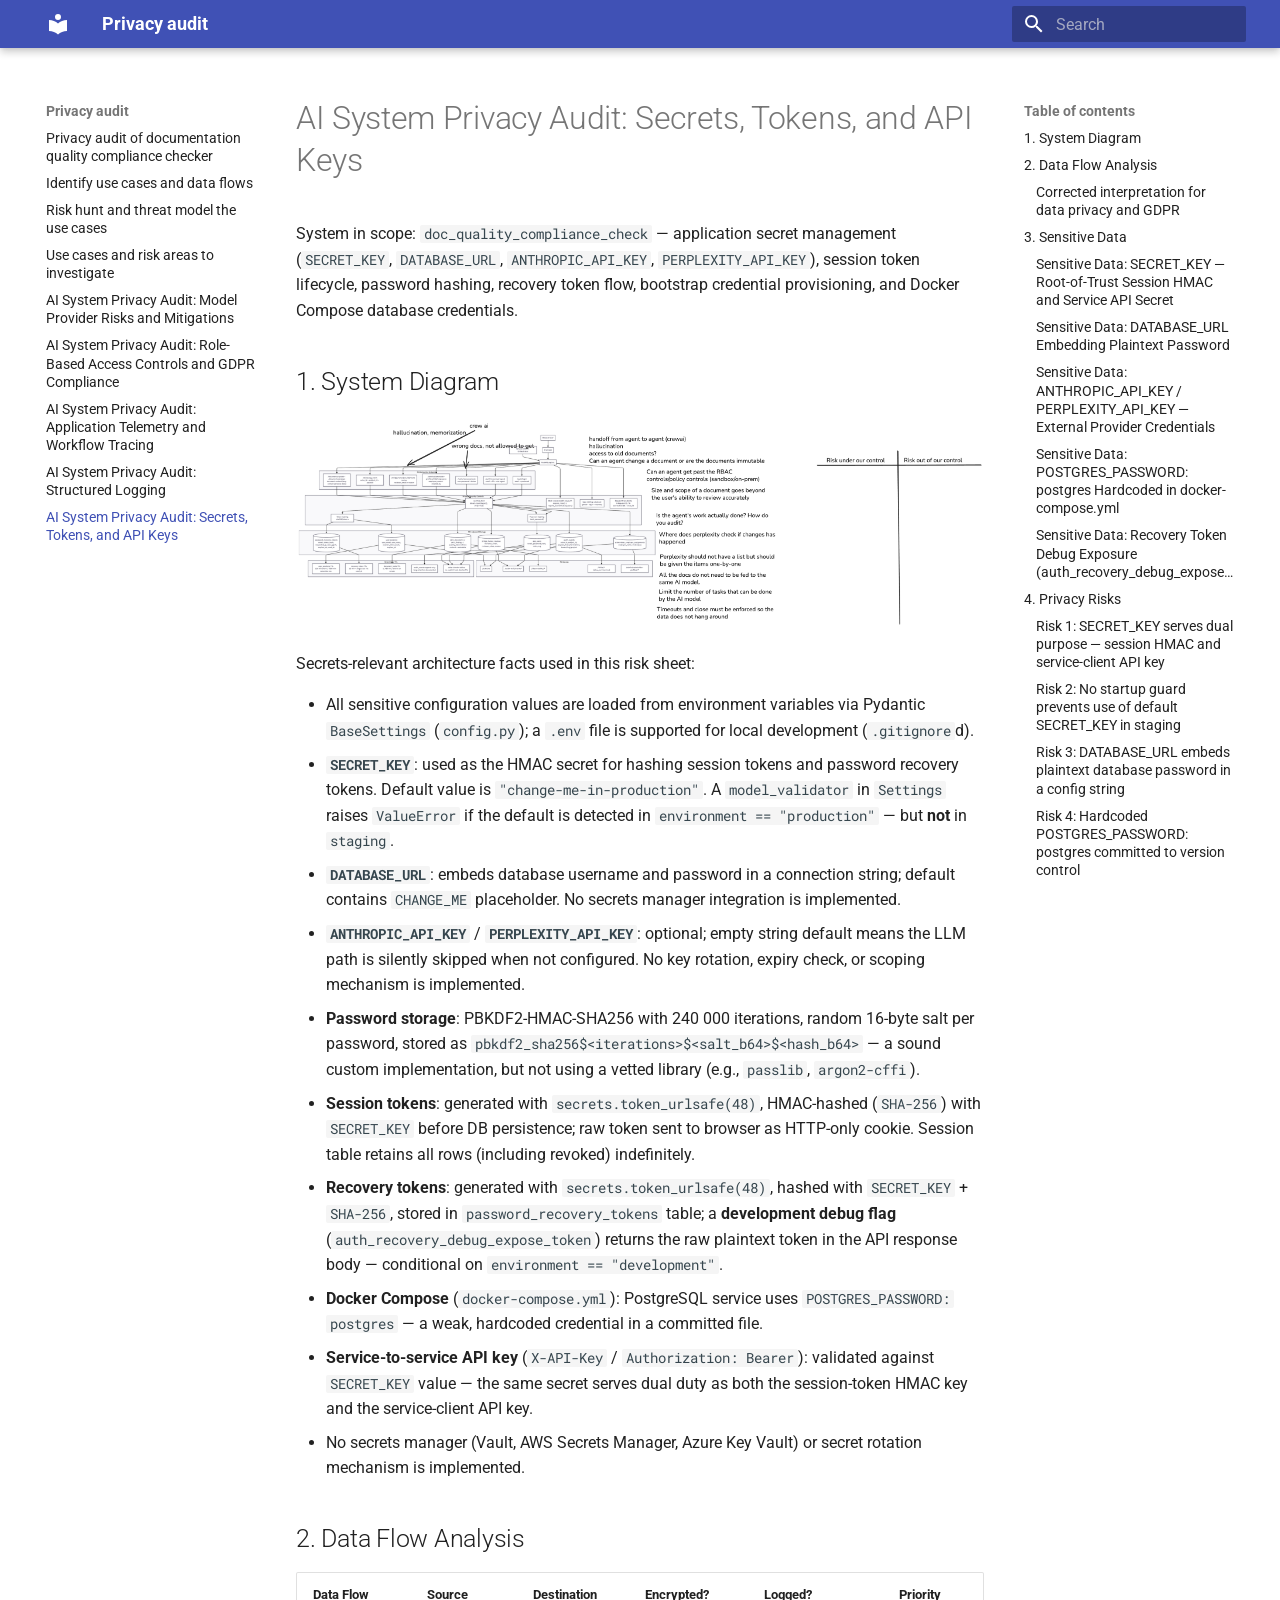
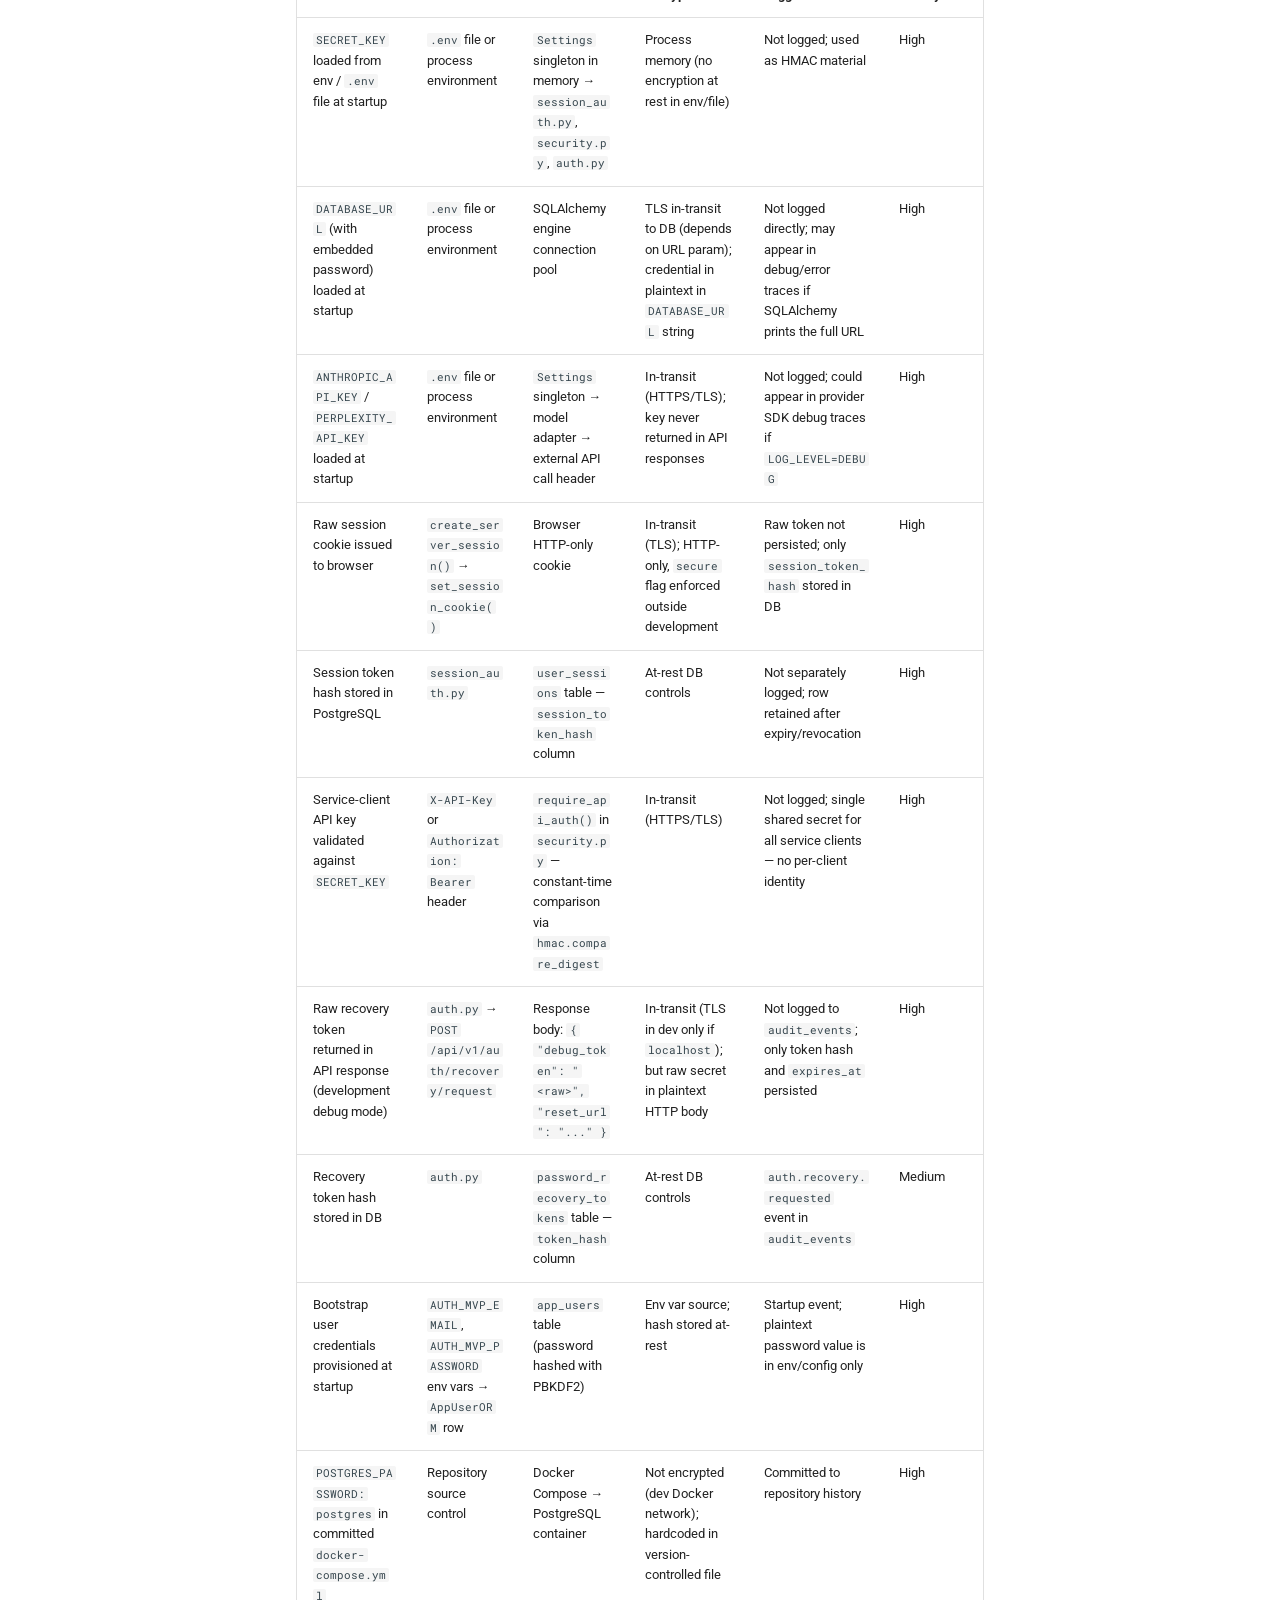
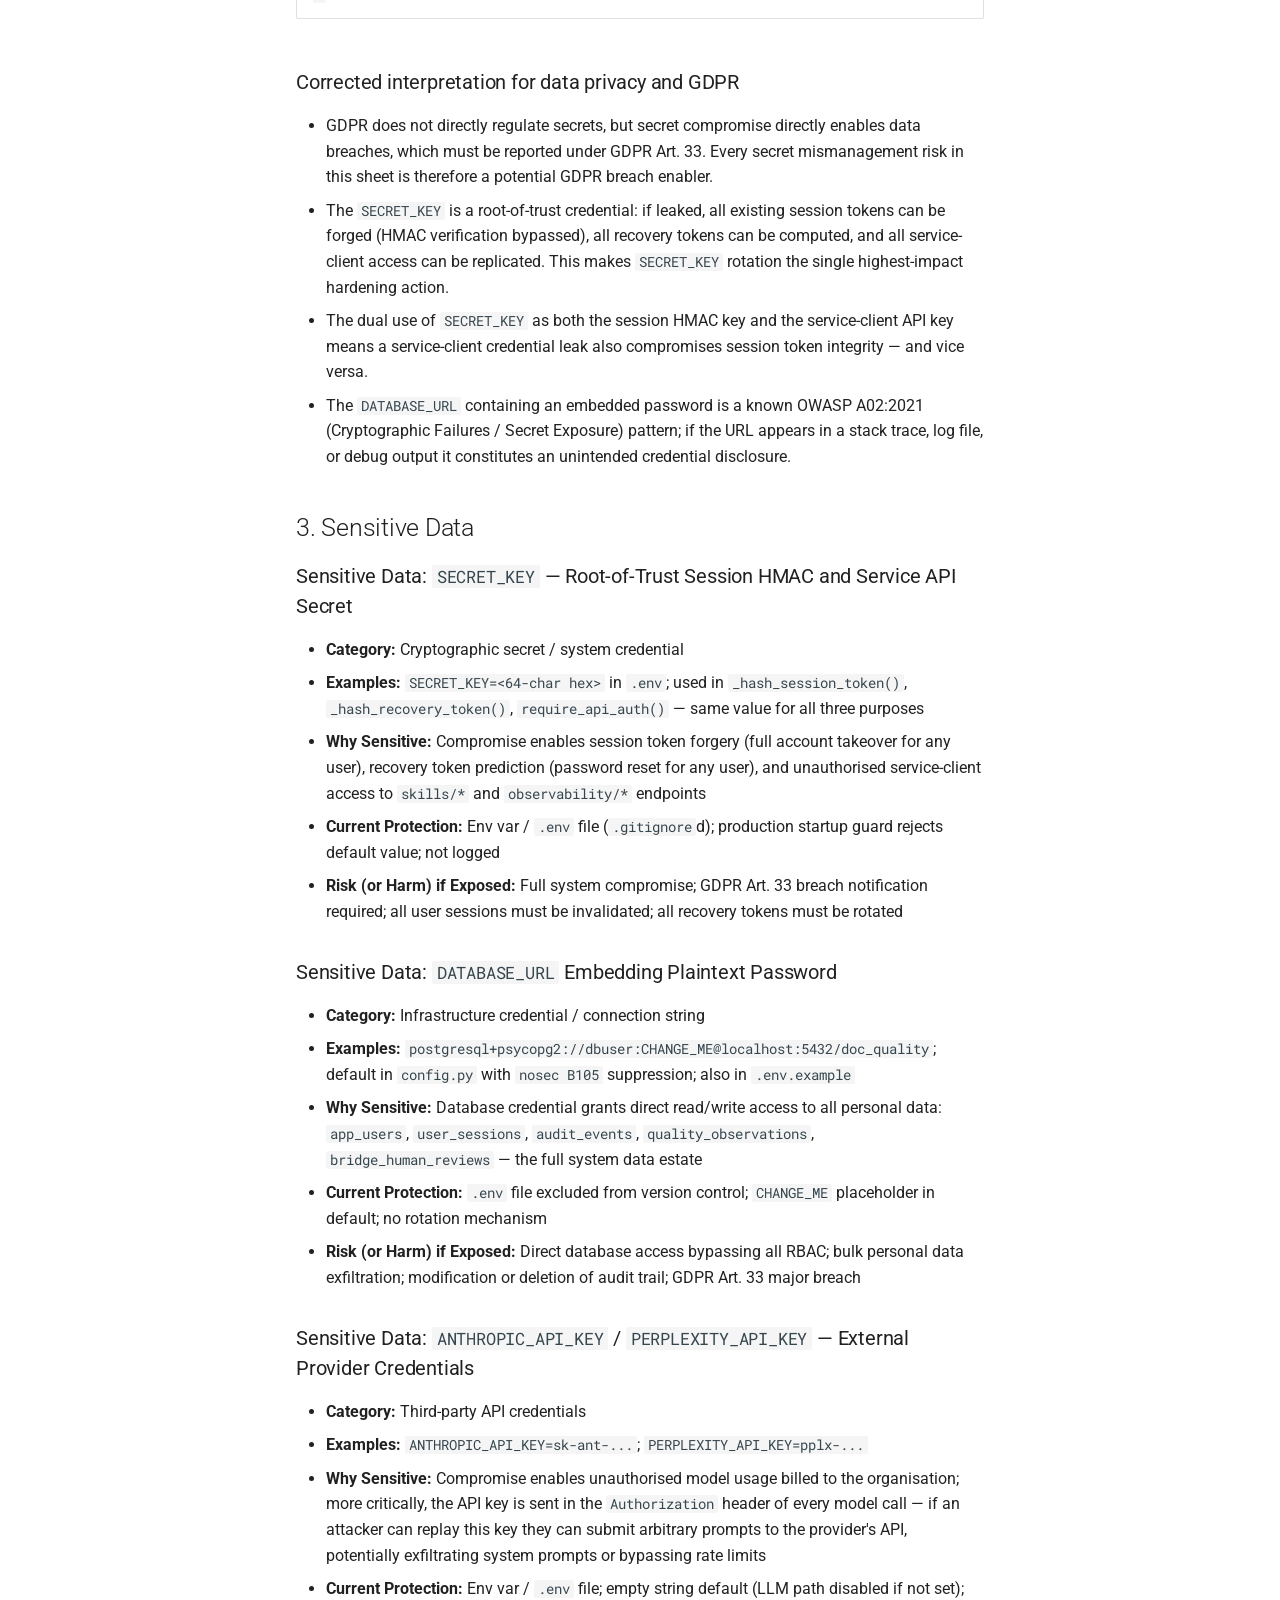
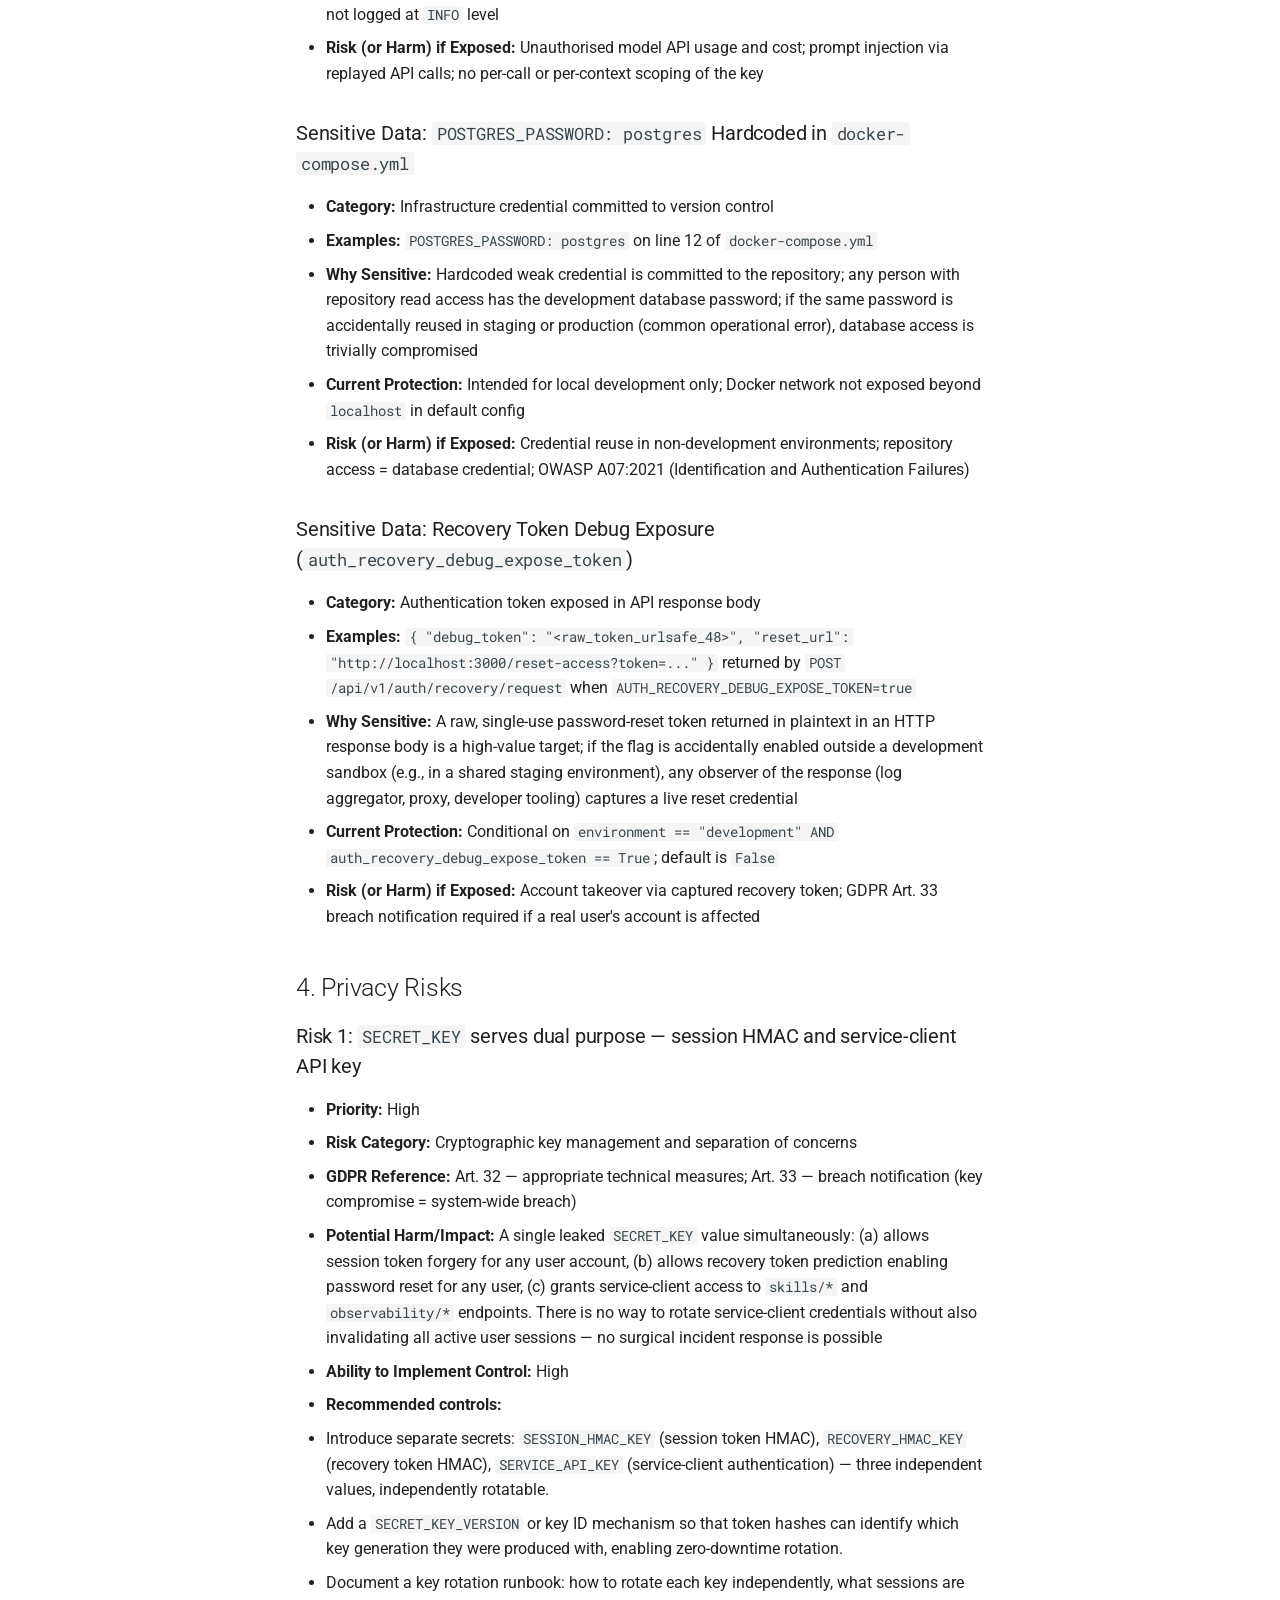
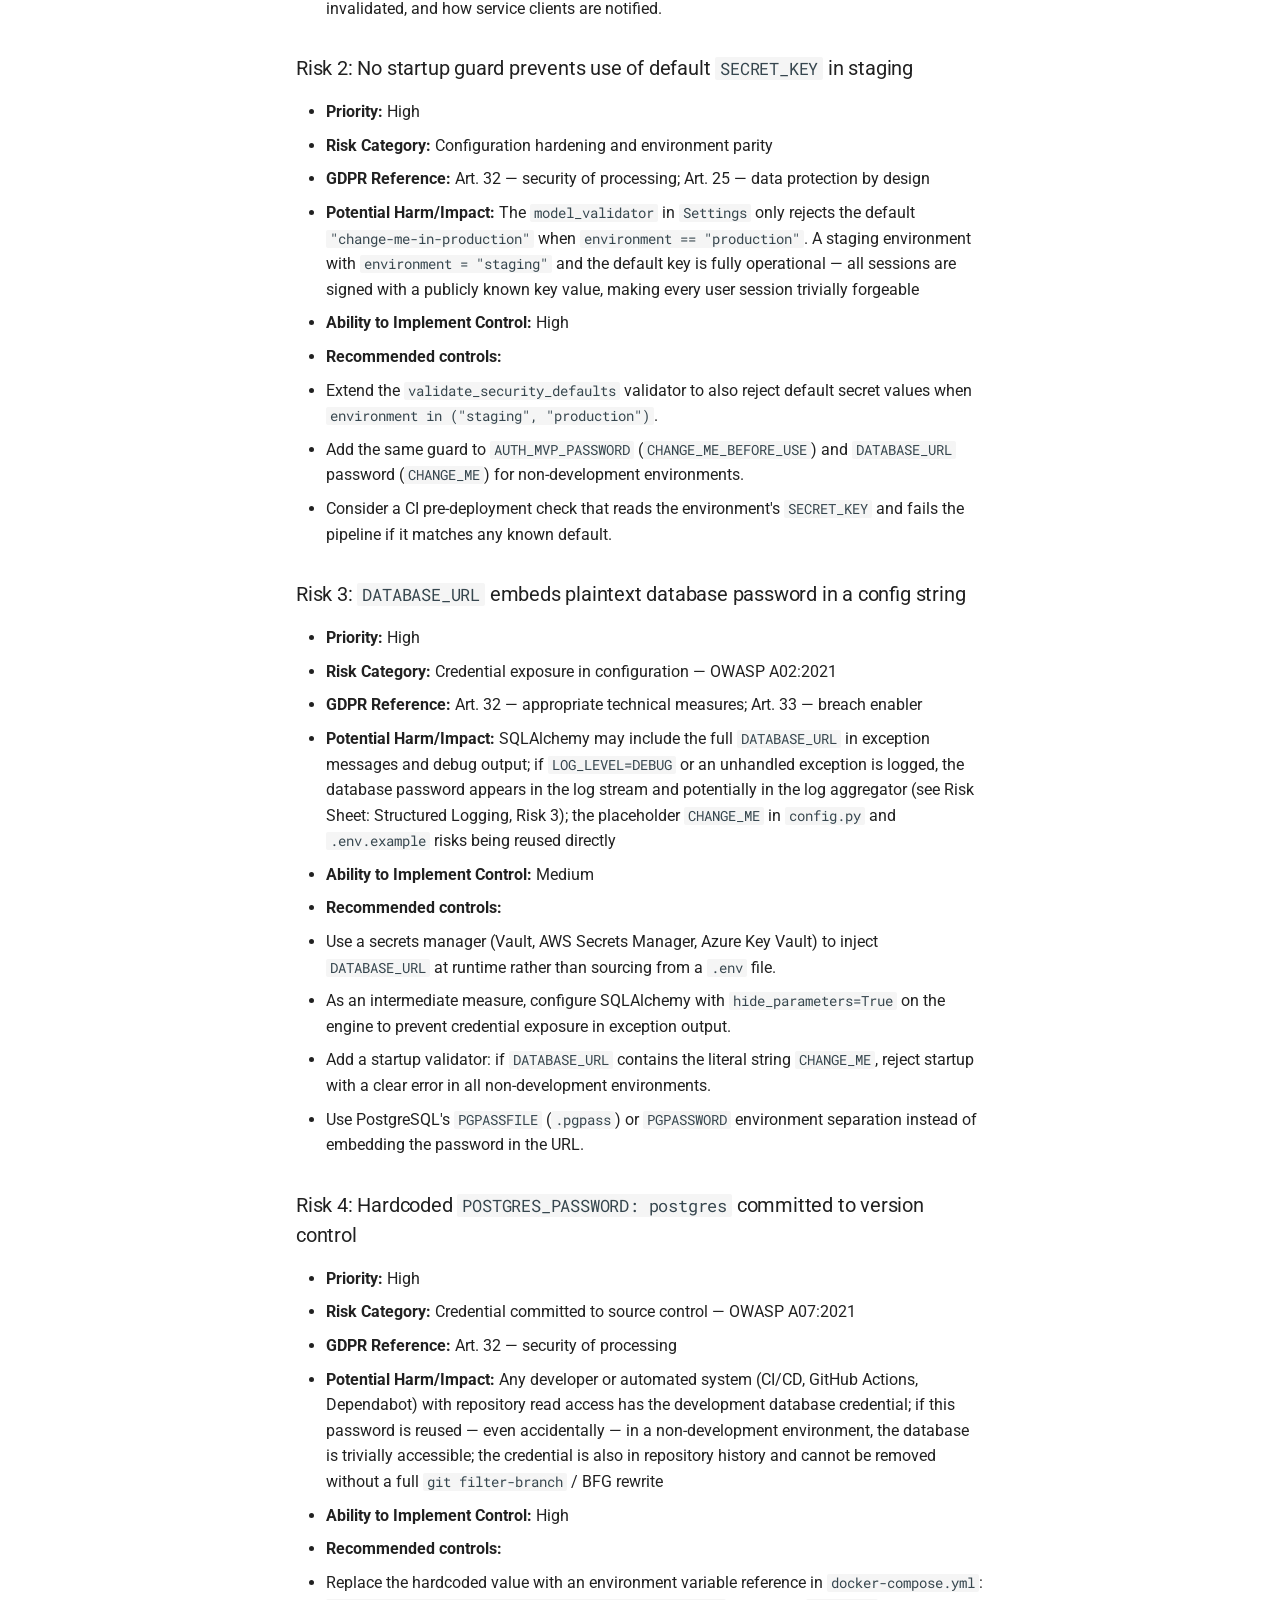
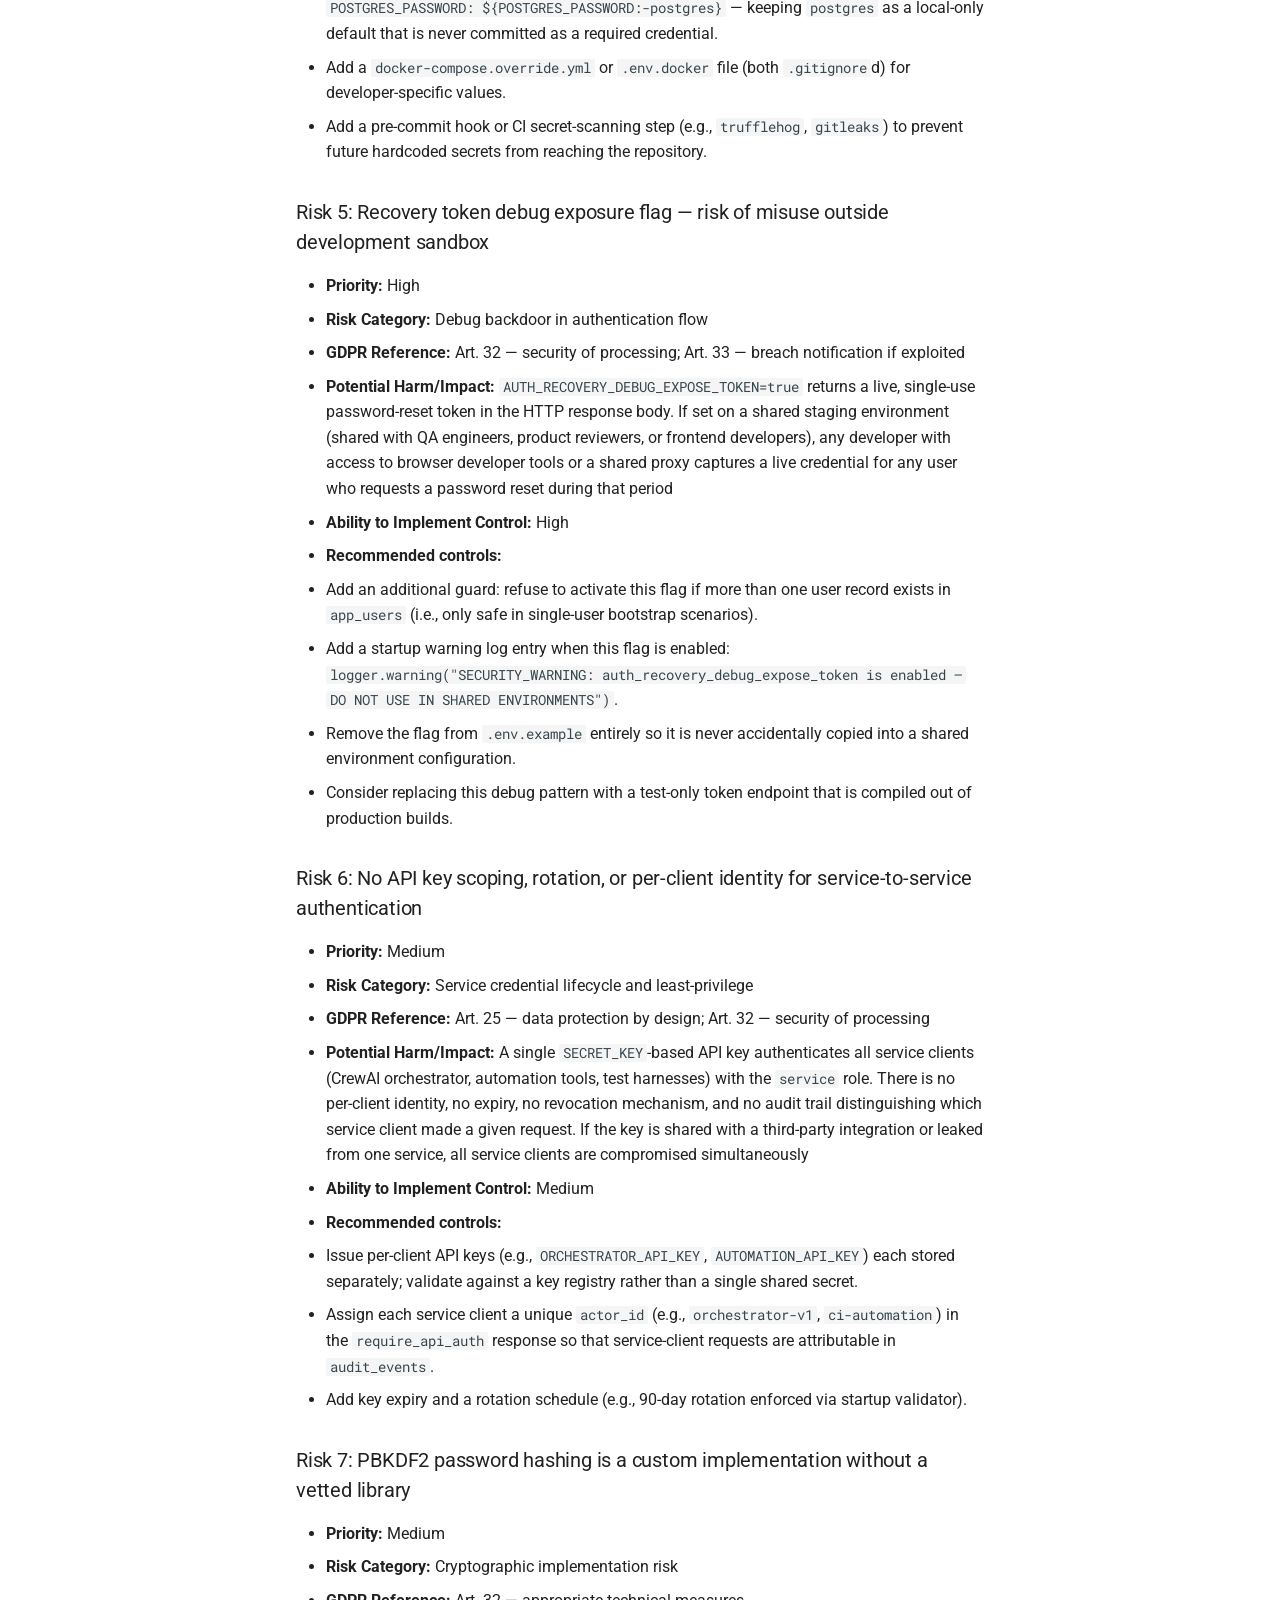
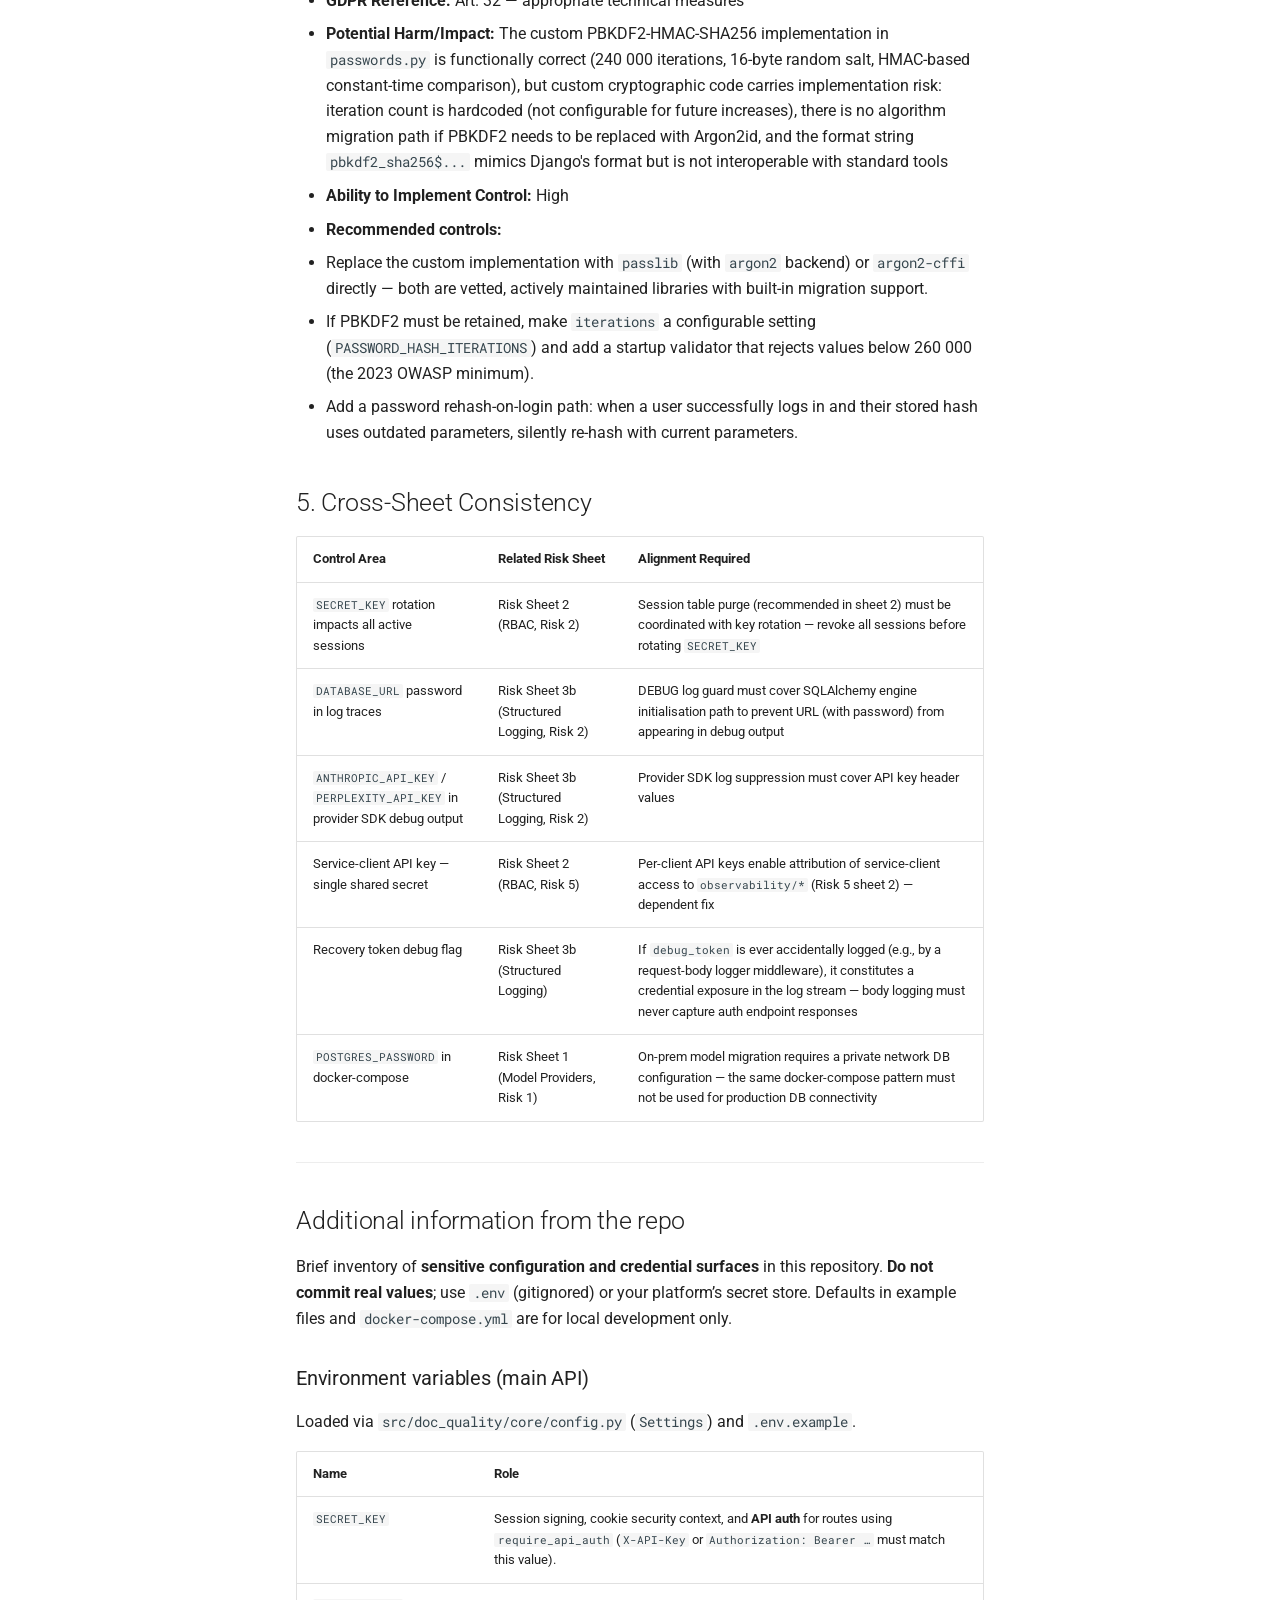
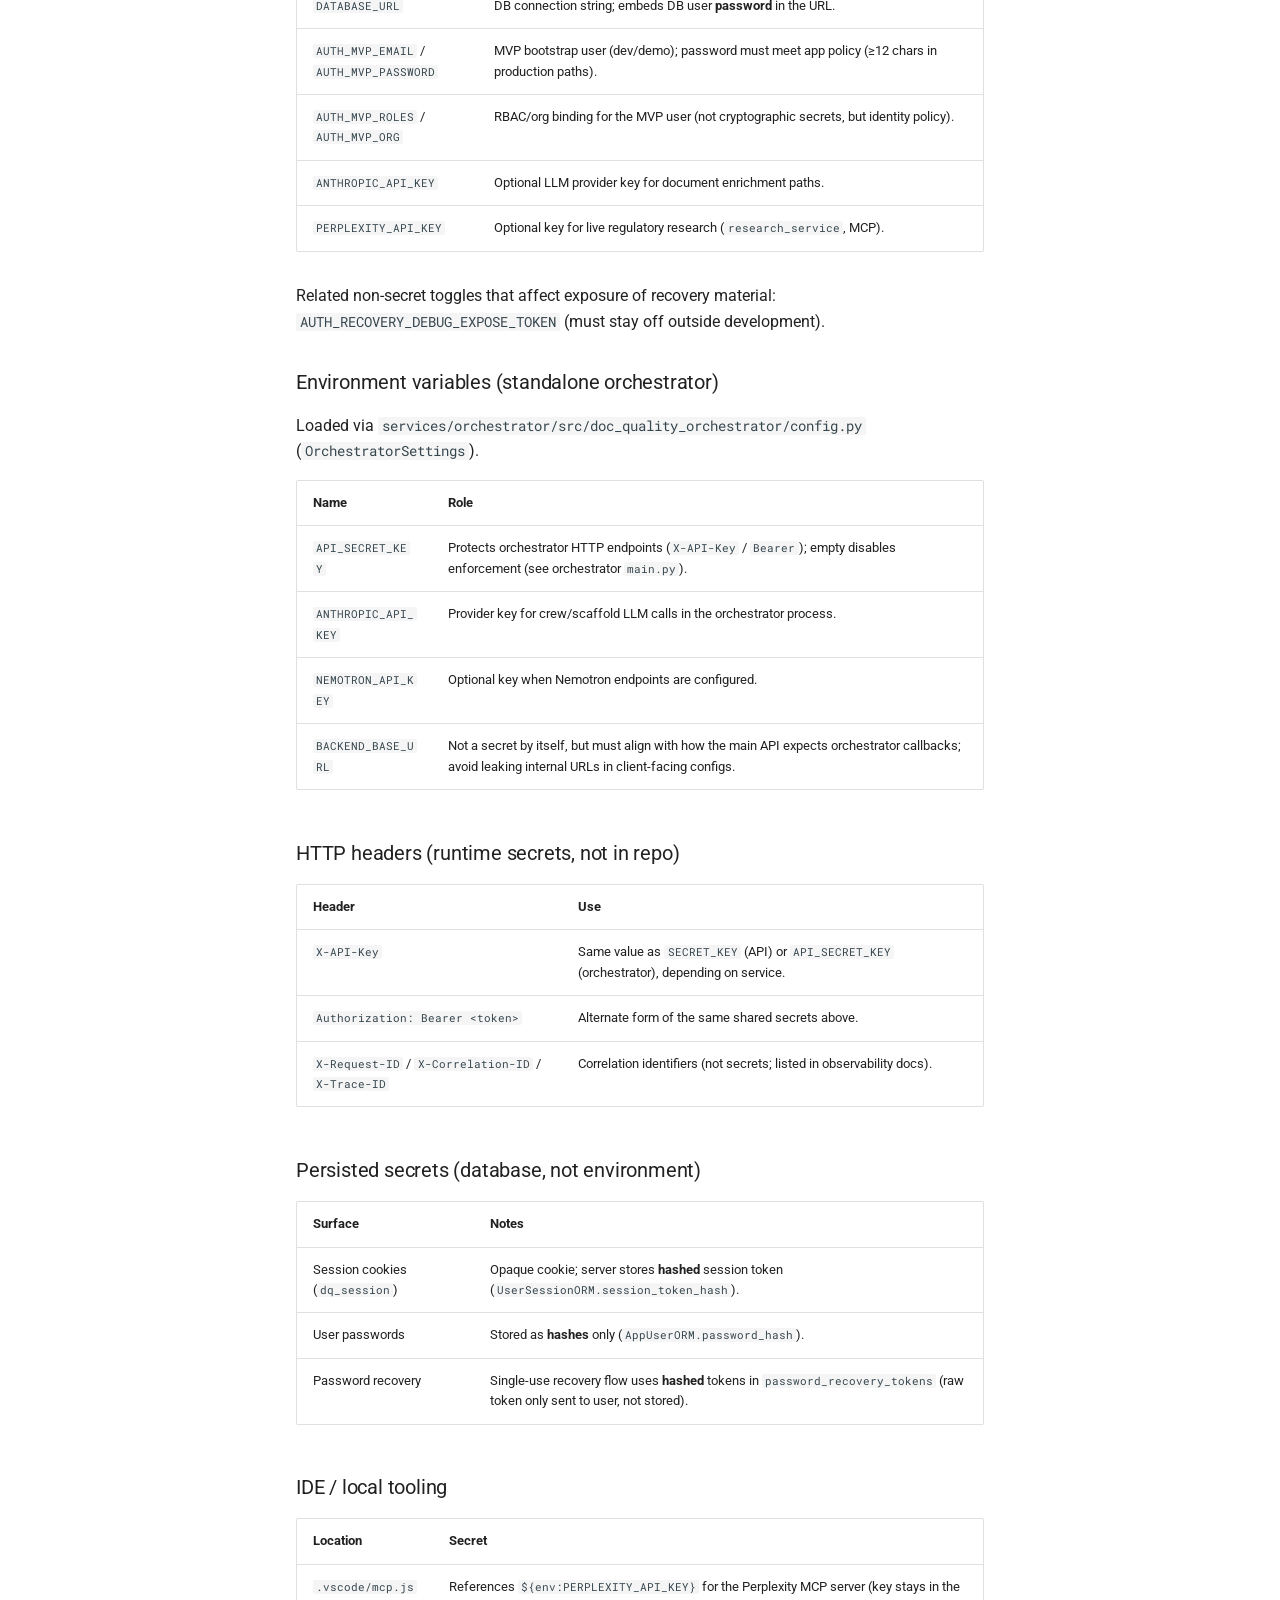
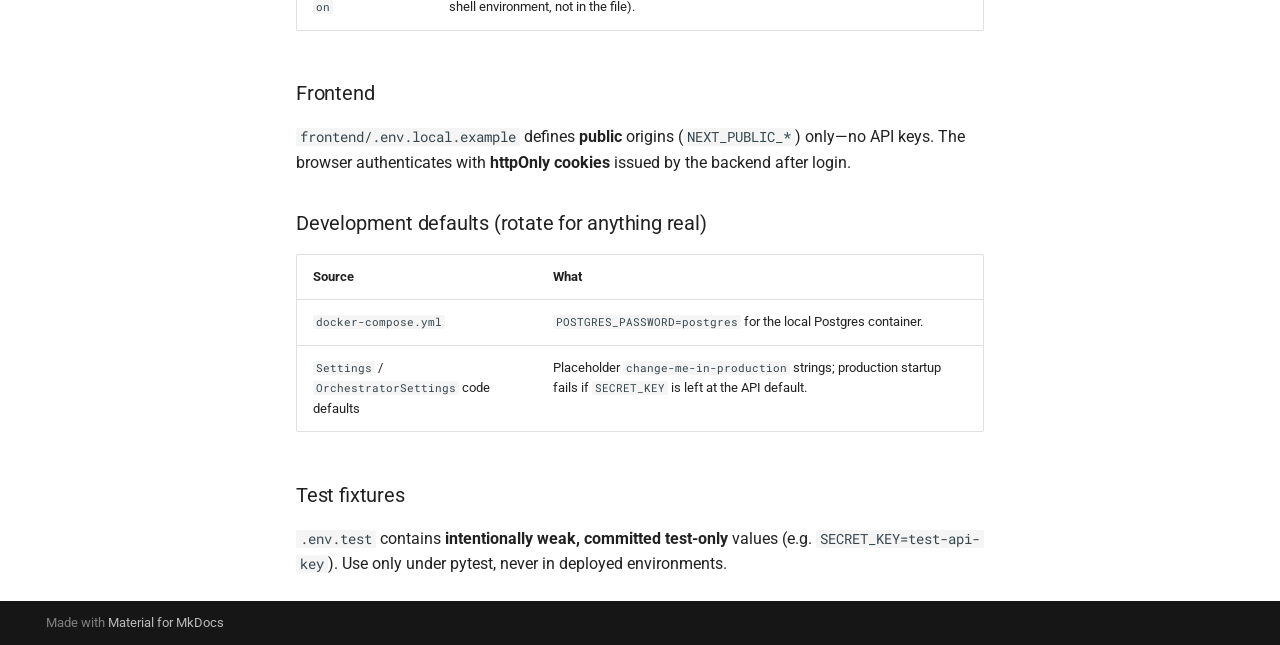
<file: 04-risks_04_secrets_tokens_keys/index.html>
<!DOCTYPE html><html lang="en" class="no-js"><head>
    
      <meta charset="utf-8">
      <meta name="viewport" content="width=device-width,initial-scale=1">
      
      
      
        <link rel="canonical" href="https://willingc.github.io/compliance-checker/04-risks_04_secrets_tokens_keys/">
      
      
        <link rel="prev" href="../04-risks_03_structured_logging/">
      
      
      
        
      
      
      <link rel="icon" href="../assets/images/favicon.png">
      <meta name="generator" content="mkdocs-1.6.1, mkdocs-material-9.7.6">
    
    
      
        <title>AI System Privacy Audit: Secrets, Tokens, and API Keys - Privacy audit</title>
      
    
    
      <link rel="stylesheet" href="../assets/stylesheets/main.484c7ddc.min.css">
      
      


    
    
      
    
    
      
        
        
        <link rel="preconnect" href="https://fonts.gstatic.com" crossorigin="">
        <link rel="stylesheet" href="https://fonts.googleapis.com/css?family=Roboto:300,300i,400,400i,700,700i%7CRoboto+Mono:400,400i,700,700i&amp;display=fallback">
        <style>:root{--md-text-font:"Roboto";--md-code-font:"Roboto Mono"}</style>
      
    
    
    <script>__md_scope=new URL("..",location),__md_hash=e=>[...e].reduce(((e,_)=>(e<<5)-e+_.charCodeAt(0)),0),__md_get=(e,_=localStorage,t=__md_scope)=>JSON.parse(_.getItem(t.pathname+"."+e)),__md_set=(e,_,t=localStorage,a=__md_scope)=>{try{t.setItem(a.pathname+"."+e,JSON.stringify(_))}catch(e){}}</script>
    
      

    
    
  <link href="../assets/stylesheets/glightbox.min.css" rel="stylesheet"><script src="../assets/javascripts/glightbox.min.js"></script><style id="glightbox-style">
            html.glightbox-open { overflow: initial; height: 100%; }
            .gslide-title { margin-top: 0px; user-select: text; }
            .gslide-desc { color: #666; user-select: text; }
            .gslide-image img { background: white; }
            .glightbox-clean .gslide-media { -webkit-box-shadow: none; box-shadow: none; }
            .gscrollbar-fixer { padding-right: 15px; }
            .gdesc-inner { font-size: 0.75rem; }
            body[data-md-color-scheme="slate"] .gdesc-inner { background: var(--md-default-bg-color); }
            body[data-md-color-scheme="slate"] .gslide-title { color: var(--md-default-fg-color); }
            body[data-md-color-scheme="slate"] .gslide-desc { color: var(--md-default-fg-color); }
        </style></head>
  
  
    <body dir="ltr">
  
    
    <input class="md-toggle" data-md-toggle="drawer" type="checkbox" id="__drawer" autocomplete="off">
    <input class="md-toggle" data-md-toggle="search" type="checkbox" id="__search" autocomplete="off">
    <label class="md-overlay" for="__drawer"></label>
    <div data-md-component="skip">
      
        
        <a href="#ai-system-privacy-audit-secrets-tokens-and-api-keys" class="md-skip">
          Skip to content
        </a>
      
    </div>
    <div data-md-component="announce">
      
    </div>
    
    
      

  

<header class="md-header md-header--shadow" data-md-component="header">
  <nav class="md-header__inner md-grid" aria-label="Header">
    <a href=".." title="Privacy audit" class="md-header__button md-logo" aria-label="Privacy audit" data-md-component="logo">
      
  
  <svg xmlns="http://www.w3.org/2000/svg" viewBox="0 0 24 24"><path d="M12 8a3 3 0 0 0 3-3 3 3 0 0 0-3-3 3 3 0 0 0-3 3 3 3 0 0 0 3 3m0 3.54C9.64 9.35 6.5 8 3 8v11c3.5 0 6.64 1.35 9 3.54 2.36-2.19 5.5-3.54 9-3.54V8c-3.5 0-6.64 1.35-9 3.54"></path></svg>

    </a>
    <label class="md-header__button md-icon" for="__drawer">
      
      <svg xmlns="http://www.w3.org/2000/svg" viewBox="0 0 24 24"><path d="M3 6h18v2H3zm0 5h18v2H3zm0 5h18v2H3z"></path></svg>
    </label>
    <div class="md-header__title" data-md-component="header-title">
      <div class="md-header__ellipsis">
        <div class="md-header__topic">
          <span class="md-ellipsis">
            Privacy audit
          </span>
        </div>
        <div class="md-header__topic" data-md-component="header-topic">
          <span class="md-ellipsis">
            
              AI System Privacy Audit: Secrets, Tokens, and API Keys
            
          </span>
        </div>
      </div>
    </div>
    
    
      <script>var palette=__md_get("__palette");if(palette&&palette.color){if("(prefers-color-scheme)"===palette.color.media){var media=matchMedia("(prefers-color-scheme: light)"),input=document.querySelector(media.matches?"[data-md-color-media='(prefers-color-scheme: light)']":"[data-md-color-media='(prefers-color-scheme: dark)']");palette.color.media=input.getAttribute("data-md-color-media"),palette.color.scheme=input.getAttribute("data-md-color-scheme"),palette.color.primary=input.getAttribute("data-md-color-primary"),palette.color.accent=input.getAttribute("data-md-color-accent")}for(var[key,value]of Object.entries(palette.color))document.body.setAttribute("data-md-color-"+key,value)}</script>
    
    
    
      
      
        <label class="md-header__button md-icon" for="__search">
          
          <svg xmlns="http://www.w3.org/2000/svg" viewBox="0 0 24 24"><path d="M9.5 3A6.5 6.5 0 0 1 16 9.5c0 1.61-.59 3.09-1.56 4.23l.27.27h.79l5 5-1.5 1.5-5-5v-.79l-.27-.27A6.52 6.52 0 0 1 9.5 16 6.5 6.5 0 0 1 3 9.5 6.5 6.5 0 0 1 9.5 3m0 2C7 5 5 7 5 9.5S7 14 9.5 14 14 12 14 9.5 12 5 9.5 5"></path></svg>
        </label>
        <div class="md-search" data-md-component="search" role="dialog">
  <label class="md-search__overlay" for="__search"></label>
  <div class="md-search__inner" role="search">
    <form class="md-search__form" name="search">
      <input type="text" class="md-search__input" name="query" aria-label="Search" placeholder="Search" autocapitalize="off" autocorrect="off" autocomplete="off" spellcheck="false" data-md-component="search-query" required="">
      <label class="md-search__icon md-icon" for="__search">
        
        <svg xmlns="http://www.w3.org/2000/svg" viewBox="0 0 24 24"><path d="M9.5 3A6.5 6.5 0 0 1 16 9.5c0 1.61-.59 3.09-1.56 4.23l.27.27h.79l5 5-1.5 1.5-5-5v-.79l-.27-.27A6.52 6.52 0 0 1 9.5 16 6.5 6.5 0 0 1 3 9.5 6.5 6.5 0 0 1 9.5 3m0 2C7 5 5 7 5 9.5S7 14 9.5 14 14 12 14 9.5 12 5 9.5 5"></path></svg>
        
        <svg xmlns="http://www.w3.org/2000/svg" viewBox="0 0 24 24"><path d="M20 11v2H8l5.5 5.5-1.42 1.42L4.16 12l7.92-7.92L13.5 5.5 8 11z"></path></svg>
      </label>
      <nav class="md-search__options" aria-label="Search">
        
        <button type="reset" class="md-search__icon md-icon" title="Clear" aria-label="Clear" tabindex="-1">
          
          <svg xmlns="http://www.w3.org/2000/svg" viewBox="0 0 24 24"><path d="M19 6.41 17.59 5 12 10.59 6.41 5 5 6.41 10.59 12 5 17.59 6.41 19 12 13.41 17.59 19 19 17.59 13.41 12z"></path></svg>
        </button>
      </nav>
      
    </form>
    <div class="md-search__output">
      <div class="md-search__scrollwrap" tabindex="0" data-md-scrollfix="">
        <div class="md-search-result" data-md-component="search-result">
          <div class="md-search-result__meta">
            Initializing search
          </div>
          <ol class="md-search-result__list" role="presentation"></ol>
        </div>
      </div>
    </div>
  </div>
</div>
      
    
    
  </nav>
  
</header>
    
    <div class="md-container" data-md-component="container">
      
      
        
          
        
      
      <main class="md-main" data-md-component="main">
        <div class="md-main__inner md-grid">
          
            
              
              <div class="md-sidebar md-sidebar--primary" data-md-component="sidebar" data-md-type="navigation">
                <div class="md-sidebar__scrollwrap">
                  <div class="md-sidebar__inner">
                    



<nav class="md-nav md-nav--primary" aria-label="Navigation" data-md-level="0">
  <label class="md-nav__title" for="__drawer">
    <a href=".." title="Privacy audit" class="md-nav__button md-logo" aria-label="Privacy audit" data-md-component="logo">
      
  
  <svg xmlns="http://www.w3.org/2000/svg" viewBox="0 0 24 24"><path d="M12 8a3 3 0 0 0 3-3 3 3 0 0 0-3-3 3 3 0 0 0-3 3 3 3 0 0 0 3 3m0 3.54C9.64 9.35 6.5 8 3 8v11c3.5 0 6.64 1.35 9 3.54 2.36-2.19 5.5-3.54 9-3.54V8c-3.5 0-6.64 1.35-9 3.54"></path></svg>

    </a>
    Privacy audit
  </label>
  
  <ul class="md-nav__list" data-md-scrollfix="">
    
      
      
  
  
  
  
    <li class="md-nav__item">
      <a href=".." class="md-nav__link">
        
  
  
  <span class="md-ellipsis">
    
  
    Privacy audit of documentation quality compliance checker
  

    
  </span>
  
  

      </a>
    </li>
  

    
      
      
  
  
  
  
    <li class="md-nav__item">
      <a href="../02-week1_use_cases/" class="md-nav__link">
        
  
  
  <span class="md-ellipsis">
    
  
    Identify use cases and data flows
  

    
  </span>
  
  

      </a>
    </li>
  

    
      
      
  
  
  
  
    <li class="md-nav__item">
      <a href="../03-week2_risk_model/" class="md-nav__link">
        
  
  
  <span class="md-ellipsis">
    
  
    Risk hunt and threat model the use cases
  

    
  </span>
  
  

      </a>
    </li>
  

    
      
      
  
  
  
  
    <li class="md-nav__item">
      <a href="../03-week2_use_cases_risks/" class="md-nav__link">
        
  
  
  <span class="md-ellipsis">
    
  
    Use cases and risk areas to investigate
  

    
  </span>
  
  

      </a>
    </li>
  

    
      
      
  
  
  
  
    <li class="md-nav__item">
      <a href="../04-risks_01_models/" class="md-nav__link">
        
  
  
  <span class="md-ellipsis">
    
  
    AI System Privacy Audit: Model Provider Risks and Mitigations
  

    
  </span>
  
  

      </a>
    </li>
  

    
      
      
  
  
  
  
    <li class="md-nav__item">
      <a href="../04-risks_02_access_control/" class="md-nav__link">
        
  
  
  <span class="md-ellipsis">
    
  
    AI System Privacy Audit: Role-Based Access Controls and GDPR Compliance
  

    
  </span>
  
  

      </a>
    </li>
  

    
      
      
  
  
  
  
    <li class="md-nav__item">
      <a href="../04-risks_03_telemetry/" class="md-nav__link">
        
  
  
  <span class="md-ellipsis">
    
  
    AI System Privacy Audit: Application Telemetry and Workflow Tracing
  

    
  </span>
  
  

      </a>
    </li>
  

    
      
      
  
  
  
  
    <li class="md-nav__item">
      <a href="../04-risks_03_structured_logging/" class="md-nav__link">
        
  
  
  <span class="md-ellipsis">
    
  
    AI System Privacy Audit: Structured Logging
  

    
  </span>
  
  

      </a>
    </li>
  

    
      
      
  
  
    
  
  
  
    <li class="md-nav__item md-nav__item--active">
      
      <input class="md-nav__toggle md-toggle" type="checkbox" id="__toc">
      
      
        
      
      
        <label class="md-nav__link md-nav__link--active" for="__toc">
          
  
  
  <span class="md-ellipsis">
    
  
    AI System Privacy Audit: Secrets, Tokens, and API Keys
  

    
  </span>
  
  

          <span class="md-nav__icon md-icon"></span>
        </label>
      
      <a href="./" class="md-nav__link md-nav__link--active">
        
  
  
  <span class="md-ellipsis">
    
  
    AI System Privacy Audit: Secrets, Tokens, and API Keys
  

    
  </span>
  
  

      </a>
      
        

<nav class="md-nav md-nav--secondary" aria-label="Table of contents">
  
  
  
    
  
  
    <label class="md-nav__title" for="__toc">
      <span class="md-nav__icon md-icon"></span>
      Table of contents
    </label>
    <ul class="md-nav__list" data-md-component="toc" data-md-scrollfix="">
      
        <li class="md-nav__item">
  <a href="#1-system-diagram" class="md-nav__link">
    <span class="md-ellipsis">
      
        1. System Diagram
      
    </span>
  </a>
  
</li>
      
        <li class="md-nav__item">
  <a href="#2-data-flow-analysis" class="md-nav__link">
    <span class="md-ellipsis">
      
        2. Data Flow Analysis
      
    </span>
  </a>
  
    <nav class="md-nav" aria-label="2. Data Flow Analysis">
      <ul class="md-nav__list">
        
          <li class="md-nav__item">
  <a href="#corrected-interpretation-for-data-privacy-and-gdpr" class="md-nav__link">
    <span class="md-ellipsis">
      
        Corrected interpretation for data privacy and GDPR
      
    </span>
  </a>
  
</li>
        
      </ul>
    </nav>
  
</li>
      
        <li class="md-nav__item">
  <a href="#3-sensitive-data" class="md-nav__link">
    <span class="md-ellipsis">
      
        3. Sensitive Data
      
    </span>
  </a>
  
    <nav class="md-nav" aria-label="3. Sensitive Data">
      <ul class="md-nav__list">
        
          <li class="md-nav__item">
  <a href="#sensitive-data-secret_key-root-of-trust-session-hmac-and-service-api-secret" class="md-nav__link">
    <span class="md-ellipsis">
      
        Sensitive Data: SECRET_KEY — Root-of-Trust Session HMAC and Service API Secret
      
    </span>
  </a>
  
</li>
        
          <li class="md-nav__item">
  <a href="#sensitive-data-database_url-embedding-plaintext-password" class="md-nav__link">
    <span class="md-ellipsis">
      
        Sensitive Data: DATABASE_URL Embedding Plaintext Password
      
    </span>
  </a>
  
</li>
        
          <li class="md-nav__item">
  <a href="#sensitive-data-anthropic_api_key-perplexity_api_key-external-provider-credentials" class="md-nav__link">
    <span class="md-ellipsis">
      
        Sensitive Data: ANTHROPIC_API_KEY / PERPLEXITY_API_KEY — External Provider Credentials
      
    </span>
  </a>
  
</li>
        
          <li class="md-nav__item">
  <a href="#sensitive-data-postgres_password-postgres-hardcoded-in-docker-composeyml" class="md-nav__link">
    <span class="md-ellipsis">
      
        Sensitive Data: POSTGRES_PASSWORD: postgres Hardcoded in docker-compose.yml
      
    </span>
  </a>
  
</li>
        
          <li class="md-nav__item">
  <a href="#sensitive-data-recovery-token-debug-exposure-auth_recovery_debug_expose_token" class="md-nav__link">
    <span class="md-ellipsis">
      
        Sensitive Data: Recovery Token Debug Exposure (auth_recovery_debug_expose_token)
      
    </span>
  </a>
  
</li>
        
      </ul>
    </nav>
  
</li>
      
        <li class="md-nav__item">
  <a href="#4-privacy-risks" class="md-nav__link">
    <span class="md-ellipsis">
      
        4. Privacy Risks
      
    </span>
  </a>
  
    <nav class="md-nav" aria-label="4. Privacy Risks">
      <ul class="md-nav__list">
        
          <li class="md-nav__item">
  <a href="#risk-1-secret_key-serves-dual-purpose-session-hmac-and-service-client-api-key" class="md-nav__link">
    <span class="md-ellipsis">
      
        Risk 1: SECRET_KEY serves dual purpose — session HMAC and service-client API key
      
    </span>
  </a>
  
</li>
        
          <li class="md-nav__item">
  <a href="#risk-2-no-startup-guard-prevents-use-of-default-secret_key-in-staging" class="md-nav__link">
    <span class="md-ellipsis">
      
        Risk 2: No startup guard prevents use of default SECRET_KEY in staging
      
    </span>
  </a>
  
</li>
        
          <li class="md-nav__item">
  <a href="#risk-3-database_url-embeds-plaintext-database-password-in-a-config-string" class="md-nav__link">
    <span class="md-ellipsis">
      
        Risk 3: DATABASE_URL embeds plaintext database password in a config string
      
    </span>
  </a>
  
</li>
        
          <li class="md-nav__item">
  <a href="#risk-4-hardcoded-postgres_password-postgres-committed-to-version-control" class="md-nav__link">
    <span class="md-ellipsis">
      
        Risk 4: Hardcoded POSTGRES_PASSWORD: postgres committed to version control
      
    </span>
  </a>
  
</li>
        
          <li class="md-nav__item">
  <a href="#risk-5-recovery-token-debug-exposure-flag-risk-of-misuse-outside-development-sandbox" class="md-nav__link">
    <span class="md-ellipsis">
      
        Risk 5: Recovery token debug exposure flag — risk of misuse outside development sandbox
      
    </span>
  </a>
  
</li>
        
          <li class="md-nav__item">
  <a href="#risk-6-no-api-key-scoping-rotation-or-per-client-identity-for-service-to-service-authentication" class="md-nav__link">
    <span class="md-ellipsis">
      
        Risk 6: No API key scoping, rotation, or per-client identity for service-to-service authentication
      
    </span>
  </a>
  
</li>
        
          <li class="md-nav__item">
  <a href="#risk-7-pbkdf2-password-hashing-is-a-custom-implementation-without-a-vetted-library" class="md-nav__link">
    <span class="md-ellipsis">
      
        Risk 7: PBKDF2 password hashing is a custom implementation without a vetted library
      
    </span>
  </a>
  
</li>
        
      </ul>
    </nav>
  
</li>
      
        <li class="md-nav__item">
  <a href="#5-cross-sheet-consistency" class="md-nav__link">
    <span class="md-ellipsis">
      
        5. Cross-Sheet Consistency
      
    </span>
  </a>
  
</li>
      
        <li class="md-nav__item">
  <a href="#additional-information-from-the-repo" class="md-nav__link">
    <span class="md-ellipsis">
      
        Additional information from the repo
      
    </span>
  </a>
  
    <nav class="md-nav" aria-label="Additional information from the repo">
      <ul class="md-nav__list">
        
          <li class="md-nav__item">
  <a href="#environment-variables-main-api" class="md-nav__link">
    <span class="md-ellipsis">
      
        Environment variables (main API)
      
    </span>
  </a>
  
</li>
        
          <li class="md-nav__item">
  <a href="#environment-variables-standalone-orchestrator" class="md-nav__link">
    <span class="md-ellipsis">
      
        Environment variables (standalone orchestrator)
      
    </span>
  </a>
  
</li>
        
          <li class="md-nav__item">
  <a href="#http-headers-runtime-secrets-not-in-repo" class="md-nav__link">
    <span class="md-ellipsis">
      
        HTTP headers (runtime secrets, not in repo)
      
    </span>
  </a>
  
</li>
        
          <li class="md-nav__item">
  <a href="#persisted-secrets-database-not-environment" class="md-nav__link">
    <span class="md-ellipsis">
      
        Persisted secrets (database, not environment)
      
    </span>
  </a>
  
</li>
        
          <li class="md-nav__item">
  <a href="#ide-local-tooling" class="md-nav__link">
    <span class="md-ellipsis">
      
        IDE / local tooling
      
    </span>
  </a>
  
</li>
        
          <li class="md-nav__item">
  <a href="#frontend" class="md-nav__link">
    <span class="md-ellipsis">
      
        Frontend
      
    </span>
  </a>
  
</li>
        
          <li class="md-nav__item">
  <a href="#development-defaults-rotate-for-anything-real" class="md-nav__link">
    <span class="md-ellipsis">
      
        Development defaults (rotate for anything real)
      
    </span>
  </a>
  
</li>
        
          <li class="md-nav__item">
  <a href="#test-fixtures" class="md-nav__link">
    <span class="md-ellipsis">
      
        Test fixtures
      
    </span>
  </a>
  
</li>
        
      </ul>
    </nav>
  
</li>
      
    </ul>
  
</nav>
      
    </li>
  

    
  </ul>
</nav>
                  </div>
                </div>
              </div>
            
            
              
              <div class="md-sidebar md-sidebar--secondary" data-md-component="sidebar" data-md-type="toc">
                <div class="md-sidebar__scrollwrap">
                  <div class="md-sidebar__inner">
                    

<nav class="md-nav md-nav--secondary" aria-label="Table of contents">
  
  
  
    
  
  
    <label class="md-nav__title" for="__toc">
      <span class="md-nav__icon md-icon"></span>
      Table of contents
    </label>
    <ul class="md-nav__list" data-md-component="toc" data-md-scrollfix="">
      
        <li class="md-nav__item">
  <a href="#1-system-diagram" class="md-nav__link">
    <span class="md-ellipsis">
      
        1. System Diagram
      
    </span>
  </a>
  
</li>
      
        <li class="md-nav__item">
  <a href="#2-data-flow-analysis" class="md-nav__link">
    <span class="md-ellipsis">
      
        2. Data Flow Analysis
      
    </span>
  </a>
  
    <nav class="md-nav" aria-label="2. Data Flow Analysis">
      <ul class="md-nav__list">
        
          <li class="md-nav__item">
  <a href="#corrected-interpretation-for-data-privacy-and-gdpr" class="md-nav__link">
    <span class="md-ellipsis">
      
        Corrected interpretation for data privacy and GDPR
      
    </span>
  </a>
  
</li>
        
      </ul>
    </nav>
  
</li>
      
        <li class="md-nav__item">
  <a href="#3-sensitive-data" class="md-nav__link">
    <span class="md-ellipsis">
      
        3. Sensitive Data
      
    </span>
  </a>
  
    <nav class="md-nav" aria-label="3. Sensitive Data">
      <ul class="md-nav__list">
        
          <li class="md-nav__item">
  <a href="#sensitive-data-secret_key-root-of-trust-session-hmac-and-service-api-secret" class="md-nav__link">
    <span class="md-ellipsis">
      
        Sensitive Data: SECRET_KEY — Root-of-Trust Session HMAC and Service API Secret
      
    </span>
  </a>
  
</li>
        
          <li class="md-nav__item">
  <a href="#sensitive-data-database_url-embedding-plaintext-password" class="md-nav__link">
    <span class="md-ellipsis">
      
        Sensitive Data: DATABASE_URL Embedding Plaintext Password
      
    </span>
  </a>
  
</li>
        
          <li class="md-nav__item">
  <a href="#sensitive-data-anthropic_api_key-perplexity_api_key-external-provider-credentials" class="md-nav__link">
    <span class="md-ellipsis">
      
        Sensitive Data: ANTHROPIC_API_KEY / PERPLEXITY_API_KEY — External Provider Credentials
      
    </span>
  </a>
  
</li>
        
          <li class="md-nav__item">
  <a href="#sensitive-data-postgres_password-postgres-hardcoded-in-docker-composeyml" class="md-nav__link">
    <span class="md-ellipsis">
      
        Sensitive Data: POSTGRES_PASSWORD: postgres Hardcoded in docker-compose.yml
      
    </span>
  </a>
  
</li>
        
          <li class="md-nav__item">
  <a href="#sensitive-data-recovery-token-debug-exposure-auth_recovery_debug_expose_token" class="md-nav__link">
    <span class="md-ellipsis">
      
        Sensitive Data: Recovery Token Debug Exposure (auth_recovery_debug_expose_token)
      
    </span>
  </a>
  
</li>
        
      </ul>
    </nav>
  
</li>
      
        <li class="md-nav__item">
  <a href="#4-privacy-risks" class="md-nav__link">
    <span class="md-ellipsis">
      
        4. Privacy Risks
      
    </span>
  </a>
  
    <nav class="md-nav" aria-label="4. Privacy Risks">
      <ul class="md-nav__list">
        
          <li class="md-nav__item">
  <a href="#risk-1-secret_key-serves-dual-purpose-session-hmac-and-service-client-api-key" class="md-nav__link">
    <span class="md-ellipsis">
      
        Risk 1: SECRET_KEY serves dual purpose — session HMAC and service-client API key
      
    </span>
  </a>
  
</li>
        
          <li class="md-nav__item">
  <a href="#risk-2-no-startup-guard-prevents-use-of-default-secret_key-in-staging" class="md-nav__link">
    <span class="md-ellipsis">
      
        Risk 2: No startup guard prevents use of default SECRET_KEY in staging
      
    </span>
  </a>
  
</li>
        
          <li class="md-nav__item">
  <a href="#risk-3-database_url-embeds-plaintext-database-password-in-a-config-string" class="md-nav__link">
    <span class="md-ellipsis">
      
        Risk 3: DATABASE_URL embeds plaintext database password in a config string
      
    </span>
  </a>
  
</li>
        
          <li class="md-nav__item">
  <a href="#risk-4-hardcoded-postgres_password-postgres-committed-to-version-control" class="md-nav__link">
    <span class="md-ellipsis">
      
        Risk 4: Hardcoded POSTGRES_PASSWORD: postgres committed to version control
      
    </span>
  </a>
  
</li>
        
          <li class="md-nav__item">
  <a href="#risk-5-recovery-token-debug-exposure-flag-risk-of-misuse-outside-development-sandbox" class="md-nav__link">
    <span class="md-ellipsis">
      
        Risk 5: Recovery token debug exposure flag — risk of misuse outside development sandbox
      
    </span>
  </a>
  
</li>
        
          <li class="md-nav__item">
  <a href="#risk-6-no-api-key-scoping-rotation-or-per-client-identity-for-service-to-service-authentication" class="md-nav__link">
    <span class="md-ellipsis">
      
        Risk 6: No API key scoping, rotation, or per-client identity for service-to-service authentication
      
    </span>
  </a>
  
</li>
        
          <li class="md-nav__item">
  <a href="#risk-7-pbkdf2-password-hashing-is-a-custom-implementation-without-a-vetted-library" class="md-nav__link">
    <span class="md-ellipsis">
      
        Risk 7: PBKDF2 password hashing is a custom implementation without a vetted library
      
    </span>
  </a>
  
</li>
        
      </ul>
    </nav>
  
</li>
      
        <li class="md-nav__item">
  <a href="#5-cross-sheet-consistency" class="md-nav__link">
    <span class="md-ellipsis">
      
        5. Cross-Sheet Consistency
      
    </span>
  </a>
  
</li>
      
        <li class="md-nav__item">
  <a href="#additional-information-from-the-repo" class="md-nav__link">
    <span class="md-ellipsis">
      
        Additional information from the repo
      
    </span>
  </a>
  
    <nav class="md-nav" aria-label="Additional information from the repo">
      <ul class="md-nav__list">
        
          <li class="md-nav__item">
  <a href="#environment-variables-main-api" class="md-nav__link">
    <span class="md-ellipsis">
      
        Environment variables (main API)
      
    </span>
  </a>
  
</li>
        
          <li class="md-nav__item">
  <a href="#environment-variables-standalone-orchestrator" class="md-nav__link">
    <span class="md-ellipsis">
      
        Environment variables (standalone orchestrator)
      
    </span>
  </a>
  
</li>
        
          <li class="md-nav__item">
  <a href="#http-headers-runtime-secrets-not-in-repo" class="md-nav__link">
    <span class="md-ellipsis">
      
        HTTP headers (runtime secrets, not in repo)
      
    </span>
  </a>
  
</li>
        
          <li class="md-nav__item">
  <a href="#persisted-secrets-database-not-environment" class="md-nav__link">
    <span class="md-ellipsis">
      
        Persisted secrets (database, not environment)
      
    </span>
  </a>
  
</li>
        
          <li class="md-nav__item">
  <a href="#ide-local-tooling" class="md-nav__link">
    <span class="md-ellipsis">
      
        IDE / local tooling
      
    </span>
  </a>
  
</li>
        
          <li class="md-nav__item">
  <a href="#frontend" class="md-nav__link">
    <span class="md-ellipsis">
      
        Frontend
      
    </span>
  </a>
  
</li>
        
          <li class="md-nav__item">
  <a href="#development-defaults-rotate-for-anything-real" class="md-nav__link">
    <span class="md-ellipsis">
      
        Development defaults (rotate for anything real)
      
    </span>
  </a>
  
</li>
        
          <li class="md-nav__item">
  <a href="#test-fixtures" class="md-nav__link">
    <span class="md-ellipsis">
      
        Test fixtures
      
    </span>
  </a>
  
</li>
        
      </ul>
    </nav>
  
</li>
      
    </ul>
  
</nav>
                  </div>
                </div>
              </div>
            
          
          
            <div class="md-content" data-md-component="content">
              
              <article class="md-content__inner md-typeset">
                
                  



<h1 id="ai-system-privacy-audit-secrets-tokens-and-api-keys">AI System Privacy Audit: Secrets, Tokens, and API Keys</h1>
<p>System in scope: <code>doc_quality_compliance_check</code> — application secret management (<code>SECRET_KEY</code>, <code>DATABASE_URL</code>, <code>ANTHROPIC_API_KEY</code>, <code>PERPLEXITY_API_KEY</code>), session token lifecycle, password hashing, recovery token flow, bootstrap credential provisioning, and Docker Compose database credentials.</p>
<h2 id="1-system-diagram">1. System Diagram</h2>
<p><a class="glightbox" data-type="image" data-width="100%" data-height="auto" href="../images/raw/compliance-checker-2026-05-02.png" data-desc-position="bottom"><img alt="" src="../images/raw/compliance-checker-2026-05-02.png"></a></p>
<p>Secrets-relevant architecture facts used in this risk sheet:</p>
<ul>
<li>All sensitive configuration values are loaded from environment variables via Pydantic <code>BaseSettings</code> (<code>config.py</code>); a <code>.env</code> file is supported for local development (<code>.gitignore</code>d).</li>
<li><strong><code>SECRET_KEY</code></strong>: used as the HMAC secret for hashing session tokens and password recovery tokens. Default value is <code>"change-me-in-production"</code>. A <code>model_validator</code> in <code>Settings</code> raises <code>ValueError</code> if the default is detected in <code>environment == "production"</code> — but <strong>not</strong> in <code>staging</code>.</li>
<li><strong><code>DATABASE_URL</code></strong>: embeds database username and password in a connection string; default contains <code>CHANGE_ME</code> placeholder. No secrets manager integration is implemented.</li>
<li><strong><code>ANTHROPIC_API_KEY</code></strong> / <strong><code>PERPLEXITY_API_KEY</code></strong>: optional; empty string default means the LLM path is silently skipped when not configured. No key rotation, expiry check, or scoping mechanism is implemented.</li>
<li><strong>Password storage</strong>: PBKDF2-HMAC-SHA256 with 240 000 iterations, random 16-byte salt per password, stored as <code>pbkdf2_sha256$&lt;iterations&gt;$&lt;salt_b64&gt;$&lt;hash_b64&gt;</code> — a sound custom implementation, but not using a vetted library (e.g., <code>passlib</code>, <code>argon2-cffi</code>).</li>
<li><strong>Session tokens</strong>: generated with <code>secrets.token_urlsafe(48)</code>, HMAC-hashed (<code>SHA-256</code>) with <code>SECRET_KEY</code> before DB persistence; raw token sent to browser as HTTP-only cookie. Session table retains all rows (including revoked) indefinitely.</li>
<li><strong>Recovery tokens</strong>: generated with <code>secrets.token_urlsafe(48)</code>, hashed with <code>SECRET_KEY</code> + <code>SHA-256</code>, stored in <code>password_recovery_tokens</code> table; a <strong>development debug flag</strong> (<code>auth_recovery_debug_expose_token</code>) returns the raw plaintext token in the API response body — conditional on <code>environment == "development"</code>.</li>
<li><strong>Docker Compose</strong> (<code>docker-compose.yml</code>): PostgreSQL service uses <code>POSTGRES_PASSWORD: postgres</code> — a weak, hardcoded credential in a committed file.</li>
<li><strong>Service-to-service API key</strong> (<code>X-API-Key</code> / <code>Authorization: Bearer</code>): validated against <code>SECRET_KEY</code> value — the same secret serves dual duty as both the session-token HMAC key and the service-client API key.</li>
<li>No secrets manager (Vault, AWS Secrets Manager, Azure Key Vault) or secret rotation mechanism is implemented.</li>
</ul>
<h2 id="2-data-flow-analysis">2. Data Flow Analysis</h2>
<table>
<thead>
<tr>
<th>Data Flow</th>
<th>Source</th>
<th>Destination</th>
<th>Encrypted?</th>
<th>Logged?</th>
<th>Priority</th>
</tr>
</thead>
<tbody>
<tr>
<td><code>SECRET_KEY</code> loaded from env / <code>.env</code> file at startup</td>
<td><code>.env</code> file or process environment</td>
<td><code>Settings</code> singleton in memory → <code>session_auth.py</code>, <code>security.py</code>, <code>auth.py</code></td>
<td>Process memory (no encryption at rest in env/file)</td>
<td>Not logged; used as HMAC material</td>
<td>High</td>
</tr>
<tr>
<td><code>DATABASE_URL</code> (with embedded password) loaded at startup</td>
<td><code>.env</code> file or process environment</td>
<td>SQLAlchemy engine connection pool</td>
<td>TLS in-transit to DB (depends on URL param); credential in plaintext in <code>DATABASE_URL</code> string</td>
<td>Not logged directly; may appear in debug/error traces if SQLAlchemy prints the full URL</td>
<td>High</td>
</tr>
<tr>
<td><code>ANTHROPIC_API_KEY</code> / <code>PERPLEXITY_API_KEY</code> loaded at startup</td>
<td><code>.env</code> file or process environment</td>
<td><code>Settings</code> singleton → model adapter → external API call header</td>
<td>In-transit (HTTPS/TLS); key never returned in API responses</td>
<td>Not logged; could appear in provider SDK debug traces if <code>LOG_LEVEL=DEBUG</code></td>
<td>High</td>
</tr>
<tr>
<td>Raw session cookie issued to browser</td>
<td><code>create_server_session()</code> → <code>set_session_cookie()</code></td>
<td>Browser HTTP-only cookie</td>
<td>In-transit (TLS); HTTP-only, <code>secure</code> flag enforced outside development</td>
<td>Raw token not persisted; only <code>session_token_hash</code> stored in DB</td>
<td>High</td>
</tr>
<tr>
<td>Session token hash stored in PostgreSQL</td>
<td><code>session_auth.py</code></td>
<td><code>user_sessions</code> table — <code>session_token_hash</code> column</td>
<td>At-rest DB controls</td>
<td>Not separately logged; row retained after expiry/revocation</td>
<td>High</td>
</tr>
<tr>
<td>Service-client API key validated against <code>SECRET_KEY</code></td>
<td><code>X-API-Key</code> or <code>Authorization: Bearer</code> header</td>
<td><code>require_api_auth()</code> in <code>security.py</code> — constant-time comparison via <code>hmac.compare_digest</code></td>
<td>In-transit (HTTPS/TLS)</td>
<td>Not logged; single shared secret for all service clients — no per-client identity</td>
<td>High</td>
</tr>
<tr>
<td>Raw recovery token returned in API response (development debug mode)</td>
<td><code>auth.py</code> → <code>POST /api/v1/auth/recovery/request</code></td>
<td>Response body: <code>{ "debug_token": "&lt;raw&gt;", "reset_url": "..." }</code></td>
<td>In-transit (TLS in dev only if <code>localhost</code>); but raw secret in plaintext HTTP body</td>
<td>Not logged to <code>audit_events</code>; only token hash and <code>expires_at</code> persisted</td>
<td>High</td>
</tr>
<tr>
<td>Recovery token hash stored in DB</td>
<td><code>auth.py</code></td>
<td><code>password_recovery_tokens</code> table — <code>token_hash</code> column</td>
<td>At-rest DB controls</td>
<td><code>auth.recovery.requested</code> event in <code>audit_events</code></td>
<td>Medium</td>
</tr>
<tr>
<td>Bootstrap user credentials provisioned at startup</td>
<td><code>AUTH_MVP_EMAIL</code>, <code>AUTH_MVP_PASSWORD</code> env vars → <code>AppUserORM</code> row</td>
<td><code>app_users</code> table (password hashed with PBKDF2)</td>
<td>Env var source; hash stored at-rest</td>
<td>Startup event; plaintext password value is in env/config only</td>
<td>High</td>
</tr>
<tr>
<td><code>POSTGRES_PASSWORD: postgres</code> in committed <code>docker-compose.yml</code></td>
<td>Repository source control</td>
<td>Docker Compose → PostgreSQL container</td>
<td>Not encrypted (dev Docker network); hardcoded in version-controlled file</td>
<td>Committed to repository history</td>
<td>High</td>
</tr>
</tbody>
</table>
<h3 id="corrected-interpretation-for-data-privacy-and-gdpr">Corrected interpretation for data privacy and GDPR</h3>
<ul>
<li>GDPR does not directly regulate secrets, but secret compromise directly enables data breaches, which must be reported under GDPR Art. 33. Every secret mismanagement risk in this sheet is therefore a potential GDPR breach enabler.</li>
<li>The <code>SECRET_KEY</code> is a root-of-trust credential: if leaked, all existing session tokens can be forged (HMAC verification bypassed), all recovery tokens can be computed, and all service-client access can be replicated. This makes <code>SECRET_KEY</code> rotation the single highest-impact hardening action.</li>
<li>The dual use of <code>SECRET_KEY</code> as both the session HMAC key and the service-client API key means a service-client credential leak also compromises session token integrity — and vice versa.</li>
<li>The <code>DATABASE_URL</code> containing an embedded password is a known OWASP A02:2021 (Cryptographic Failures / Secret Exposure) pattern; if the URL appears in a stack trace, log file, or debug output it constitutes an unintended credential disclosure.</li>
</ul>
<h2 id="3-sensitive-data">3. Sensitive Data</h2>
<h3 id="sensitive-data-secret_key-root-of-trust-session-hmac-and-service-api-secret">Sensitive Data: <code>SECRET_KEY</code> — Root-of-Trust Session HMAC and Service API Secret</h3>
<ul>
<li><strong>Category:</strong> Cryptographic secret / system credential</li>
<li><strong>Examples:</strong> <code>SECRET_KEY=&lt;64-char hex&gt;</code> in <code>.env</code>; used in <code>_hash_session_token()</code>, <code>_hash_recovery_token()</code>, <code>require_api_auth()</code> — same value for all three purposes</li>
<li><strong>Why Sensitive:</strong> Compromise enables session token forgery (full account takeover for any user), recovery token prediction (password reset for any user), and unauthorised service-client access to <code>skills/*</code> and <code>observability/*</code> endpoints</li>
<li><strong>Current Protection:</strong> Env var / <code>.env</code> file (<code>.gitignore</code>d); production startup guard rejects default value; not logged</li>
<li><strong>Risk (or Harm) if Exposed:</strong> Full system compromise; GDPR Art. 33 breach notification required; all user sessions must be invalidated; all recovery tokens must be rotated</li>
</ul>
<h3 id="sensitive-data-database_url-embedding-plaintext-password">Sensitive Data: <code>DATABASE_URL</code> Embedding Plaintext Password</h3>
<ul>
<li><strong>Category:</strong> Infrastructure credential / connection string</li>
<li><strong>Examples:</strong> <code>postgresql+psycopg2://dbuser:CHANGE_ME@localhost:5432/doc_quality</code>; default in <code>config.py</code> with <code>nosec B105</code> suppression; also in <code>.env.example</code></li>
<li><strong>Why Sensitive:</strong> Database credential grants direct read/write access to all personal data: <code>app_users</code>, <code>user_sessions</code>, <code>audit_events</code>, <code>quality_observations</code>, <code>bridge_human_reviews</code> — the full system data estate</li>
<li><strong>Current Protection:</strong> <code>.env</code> file excluded from version control; <code>CHANGE_ME</code> placeholder in default; no rotation mechanism</li>
<li><strong>Risk (or Harm) if Exposed:</strong> Direct database access bypassing all RBAC; bulk personal data exfiltration; modification or deletion of audit trail; GDPR Art. 33 major breach</li>
</ul>
<h3 id="sensitive-data-anthropic_api_key-perplexity_api_key-external-provider-credentials">Sensitive Data: <code>ANTHROPIC_API_KEY</code> / <code>PERPLEXITY_API_KEY</code> — External Provider Credentials</h3>
<ul>
<li><strong>Category:</strong> Third-party API credentials</li>
<li><strong>Examples:</strong> <code>ANTHROPIC_API_KEY=sk-ant-...</code>; <code>PERPLEXITY_API_KEY=pplx-...</code></li>
<li><strong>Why Sensitive:</strong> Compromise enables unauthorised model usage billed to the organisation; more critically, the API key is sent in the <code>Authorization</code> header of every model call — if an attacker can replay this key they can submit arbitrary prompts to the provider's API, potentially exfiltrating system prompts or bypassing rate limits</li>
<li><strong>Current Protection:</strong> Env var / <code>.env</code> file; empty string default (LLM path disabled if not set); not logged at <code>INFO</code> level</li>
<li><strong>Risk (or Harm) if Exposed:</strong> Unauthorised model API usage and cost; prompt injection via replayed API calls; no per-call or per-context scoping of the key</li>
</ul>
<h3 id="sensitive-data-postgres_password-postgres-hardcoded-in-docker-composeyml">Sensitive Data: <code>POSTGRES_PASSWORD: postgres</code> Hardcoded in <code>docker-compose.yml</code></h3>
<ul>
<li><strong>Category:</strong> Infrastructure credential committed to version control</li>
<li><strong>Examples:</strong> <code>POSTGRES_PASSWORD: postgres</code> on line 12 of <code>docker-compose.yml</code></li>
<li><strong>Why Sensitive:</strong> Hardcoded weak credential is committed to the repository; any person with repository read access has the development database password; if the same password is accidentally reused in staging or production (common operational error), database access is trivially compromised</li>
<li><strong>Current Protection:</strong> Intended for local development only; Docker network not exposed beyond <code>localhost</code> in default config</li>
<li><strong>Risk (or Harm) if Exposed:</strong> Credential reuse in non-development environments; repository access = database credential; OWASP A07:2021 (Identification and Authentication Failures)</li>
</ul>
<h3 id="sensitive-data-recovery-token-debug-exposure-auth_recovery_debug_expose_token">Sensitive Data: Recovery Token Debug Exposure (<code>auth_recovery_debug_expose_token</code>)</h3>
<ul>
<li><strong>Category:</strong> Authentication token exposed in API response body</li>
<li><strong>Examples:</strong> <code>{ "debug_token": "&lt;raw_token_urlsafe_48&gt;", "reset_url": "http://localhost:3000/reset-access?token=..." }</code> returned by <code>POST /api/v1/auth/recovery/request</code> when <code>AUTH_RECOVERY_DEBUG_EXPOSE_TOKEN=true</code></li>
<li><strong>Why Sensitive:</strong> A raw, single-use password-reset token returned in plaintext in an HTTP response body is a high-value target; if the flag is accidentally enabled outside a development sandbox (e.g., in a shared staging environment), any observer of the response (log aggregator, proxy, developer tooling) captures a live reset credential</li>
<li><strong>Current Protection:</strong> Conditional on <code>environment == "development" AND auth_recovery_debug_expose_token == True</code>; default is <code>False</code></li>
<li><strong>Risk (or Harm) if Exposed:</strong> Account takeover via captured recovery token; GDPR Art. 33 breach notification required if a real user's account is affected</li>
</ul>
<h2 id="4-privacy-risks">4. Privacy Risks</h2>
<h3 id="risk-1-secret_key-serves-dual-purpose-session-hmac-and-service-client-api-key">Risk 1: <code>SECRET_KEY</code> serves dual purpose — session HMAC and service-client API key</h3>
<ul>
<li><strong>Priority:</strong> High</li>
<li><strong>Risk Category:</strong> Cryptographic key management and separation of concerns</li>
<li><strong>GDPR Reference:</strong> Art. 32 — appropriate technical measures; Art. 33 — breach notification (key compromise = system-wide breach)</li>
<li><strong>Potential Harm/Impact:</strong> A single leaked <code>SECRET_KEY</code> value simultaneously: (a) allows session token forgery for any user account, (b) allows recovery token prediction enabling password reset for any user, (c) grants service-client access to <code>skills/*</code> and <code>observability/*</code> endpoints. There is no way to rotate service-client credentials without also invalidating all active user sessions — no surgical incident response is possible</li>
<li><strong>Ability to Implement Control:</strong> High</li>
<li><strong>Recommended controls:</strong></li>
<li>Introduce separate secrets: <code>SESSION_HMAC_KEY</code> (session token HMAC), <code>RECOVERY_HMAC_KEY</code> (recovery token HMAC), <code>SERVICE_API_KEY</code> (service-client authentication) — three independent values, independently rotatable.</li>
<li>Add a <code>SECRET_KEY_VERSION</code> or key ID mechanism so that token hashes can identify which key generation they were produced with, enabling zero-downtime rotation.</li>
<li>Document a key rotation runbook: how to rotate each key independently, what sessions are invalidated, and how service clients are notified.</li>
</ul>
<h3 id="risk-2-no-startup-guard-prevents-use-of-default-secret_key-in-staging">Risk 2: No startup guard prevents use of default <code>SECRET_KEY</code> in staging</h3>
<ul>
<li><strong>Priority:</strong> High</li>
<li><strong>Risk Category:</strong> Configuration hardening and environment parity</li>
<li><strong>GDPR Reference:</strong> Art. 32 — security of processing; Art. 25 — data protection by design</li>
<li><strong>Potential Harm/Impact:</strong> The <code>model_validator</code> in <code>Settings</code> only rejects the default <code>"change-me-in-production"</code> when <code>environment == "production"</code>. A staging environment with <code>environment = "staging"</code> and the default key is fully operational — all sessions are signed with a publicly known key value, making every user session trivially forgeable</li>
<li><strong>Ability to Implement Control:</strong> High</li>
<li><strong>Recommended controls:</strong></li>
<li>Extend the <code>validate_security_defaults</code> validator to also reject default secret values when <code>environment in ("staging", "production")</code>.</li>
<li>Add the same guard to <code>AUTH_MVP_PASSWORD</code> (<code>CHANGE_ME_BEFORE_USE</code>) and <code>DATABASE_URL</code> password (<code>CHANGE_ME</code>) for non-development environments.</li>
<li>Consider a CI pre-deployment check that reads the environment's <code>SECRET_KEY</code> and fails the pipeline if it matches any known default.</li>
</ul>
<h3 id="risk-3-database_url-embeds-plaintext-database-password-in-a-config-string">Risk 3: <code>DATABASE_URL</code> embeds plaintext database password in a config string</h3>
<ul>
<li><strong>Priority:</strong> High</li>
<li><strong>Risk Category:</strong> Credential exposure in configuration — OWASP A02:2021</li>
<li><strong>GDPR Reference:</strong> Art. 32 — appropriate technical measures; Art. 33 — breach enabler</li>
<li><strong>Potential Harm/Impact:</strong> SQLAlchemy may include the full <code>DATABASE_URL</code> in exception messages and debug output; if <code>LOG_LEVEL=DEBUG</code> or an unhandled exception is logged, the database password appears in the log stream and potentially in the log aggregator (see Risk Sheet: Structured Logging, Risk 3); the placeholder <code>CHANGE_ME</code> in <code>config.py</code> and <code>.env.example</code> risks being reused directly</li>
<li><strong>Ability to Implement Control:</strong> Medium</li>
<li><strong>Recommended controls:</strong></li>
<li>Use a secrets manager (Vault, AWS Secrets Manager, Azure Key Vault) to inject <code>DATABASE_URL</code> at runtime rather than sourcing from a <code>.env</code> file.</li>
<li>As an intermediate measure, configure SQLAlchemy with <code>hide_parameters=True</code> on the engine to prevent credential exposure in exception output.</li>
<li>Add a startup validator: if <code>DATABASE_URL</code> contains the literal string <code>CHANGE_ME</code>, reject startup with a clear error in all non-development environments.</li>
<li>Use PostgreSQL's <code>PGPASSFILE</code> (<code>.pgpass</code>) or <code>PGPASSWORD</code> environment separation instead of embedding the password in the URL.</li>
</ul>
<h3 id="risk-4-hardcoded-postgres_password-postgres-committed-to-version-control">Risk 4: Hardcoded <code>POSTGRES_PASSWORD: postgres</code> committed to version control</h3>
<ul>
<li><strong>Priority:</strong> High</li>
<li><strong>Risk Category:</strong> Credential committed to source control — OWASP A07:2021</li>
<li><strong>GDPR Reference:</strong> Art. 32 — security of processing</li>
<li><strong>Potential Harm/Impact:</strong> Any developer or automated system (CI/CD, GitHub Actions, Dependabot) with repository read access has the development database credential; if this password is reused — even accidentally — in a non-development environment, the database is trivially accessible; the credential is also in repository history and cannot be removed without a full <code>git filter-branch</code> / BFG rewrite</li>
<li><strong>Ability to Implement Control:</strong> High</li>
<li><strong>Recommended controls:</strong></li>
<li>Replace the hardcoded value with an environment variable reference in <code>docker-compose.yml</code>: <code>POSTGRES_PASSWORD: ${POSTGRES_PASSWORD:-postgres}</code> — keeping <code>postgres</code> as a local-only default that is never committed as a required credential.</li>
<li>Add a <code>docker-compose.override.yml</code> or <code>.env.docker</code> file (both <code>.gitignore</code>d) for developer-specific values.</li>
<li>Add a pre-commit hook or CI secret-scanning step (e.g., <code>trufflehog</code>, <code>gitleaks</code>) to prevent future hardcoded secrets from reaching the repository.</li>
</ul>
<h3 id="risk-5-recovery-token-debug-exposure-flag-risk-of-misuse-outside-development-sandbox">Risk 5: Recovery token debug exposure flag — risk of misuse outside development sandbox</h3>
<ul>
<li><strong>Priority:</strong> High</li>
<li><strong>Risk Category:</strong> Debug backdoor in authentication flow</li>
<li><strong>GDPR Reference:</strong> Art. 32 — security of processing; Art. 33 — breach notification if exploited</li>
<li><strong>Potential Harm/Impact:</strong> <code>AUTH_RECOVERY_DEBUG_EXPOSE_TOKEN=true</code> returns a live, single-use password-reset token in the HTTP response body. If set on a shared staging environment (shared with QA engineers, product reviewers, or frontend developers), any developer with access to browser developer tools or a shared proxy captures a live credential for any user who requests a password reset during that period</li>
<li><strong>Ability to Implement Control:</strong> High</li>
<li><strong>Recommended controls:</strong></li>
<li>Add an additional guard: refuse to activate this flag if more than one user record exists in <code>app_users</code> (i.e., only safe in single-user bootstrap scenarios).</li>
<li>Add a startup warning log entry when this flag is enabled: <code>logger.warning("SECURITY_WARNING: auth_recovery_debug_expose_token is enabled — DO NOT USE IN SHARED ENVIRONMENTS")</code>.</li>
<li>Remove the flag from <code>.env.example</code> entirely so it is never accidentally copied into a shared environment configuration.</li>
<li>Consider replacing this debug pattern with a test-only token endpoint that is compiled out of production builds.</li>
</ul>
<h3 id="risk-6-no-api-key-scoping-rotation-or-per-client-identity-for-service-to-service-authentication">Risk 6: No API key scoping, rotation, or per-client identity for service-to-service authentication</h3>
<ul>
<li><strong>Priority:</strong> Medium</li>
<li><strong>Risk Category:</strong> Service credential lifecycle and least-privilege</li>
<li><strong>GDPR Reference:</strong> Art. 25 — data protection by design; Art. 32 — security of processing</li>
<li><strong>Potential Harm/Impact:</strong> A single <code>SECRET_KEY</code>-based API key authenticates all service clients (CrewAI orchestrator, automation tools, test harnesses) with the <code>service</code> role. There is no per-client identity, no expiry, no revocation mechanism, and no audit trail distinguishing which service client made a given request. If the key is shared with a third-party integration or leaked from one service, all service clients are compromised simultaneously</li>
<li><strong>Ability to Implement Control:</strong> Medium</li>
<li><strong>Recommended controls:</strong></li>
<li>Issue per-client API keys (e.g., <code>ORCHESTRATOR_API_KEY</code>, <code>AUTOMATION_API_KEY</code>) each stored separately; validate against a key registry rather than a single shared secret.</li>
<li>Assign each service client a unique <code>actor_id</code> (e.g., <code>orchestrator-v1</code>, <code>ci-automation</code>) in the <code>require_api_auth</code> response so that service-client requests are attributable in <code>audit_events</code>.</li>
<li>Add key expiry and a rotation schedule (e.g., 90-day rotation enforced via startup validator).</li>
</ul>
<h3 id="risk-7-pbkdf2-password-hashing-is-a-custom-implementation-without-a-vetted-library">Risk 7: PBKDF2 password hashing is a custom implementation without a vetted library</h3>
<ul>
<li><strong>Priority:</strong> Medium</li>
<li><strong>Risk Category:</strong> Cryptographic implementation risk</li>
<li><strong>GDPR Reference:</strong> Art. 32 — appropriate technical measures</li>
<li><strong>Potential Harm/Impact:</strong> The custom PBKDF2-HMAC-SHA256 implementation in <code>passwords.py</code> is functionally correct (240 000 iterations, 16-byte random salt, HMAC-based constant-time comparison), but custom cryptographic code carries implementation risk: iteration count is hardcoded (not configurable for future increases), there is no algorithm migration path if PBKDF2 needs to be replaced with Argon2id, and the format string <code>pbkdf2_sha256$...</code> mimics Django's format but is not interoperable with standard tools</li>
<li><strong>Ability to Implement Control:</strong> High</li>
<li><strong>Recommended controls:</strong></li>
<li>Replace the custom implementation with <code>passlib</code> (with <code>argon2</code> backend) or <code>argon2-cffi</code> directly — both are vetted, actively maintained libraries with built-in migration support.</li>
<li>If PBKDF2 must be retained, make <code>iterations</code> a configurable setting (<code>PASSWORD_HASH_ITERATIONS</code>) and add a startup validator that rejects values below 260 000 (the 2023 OWASP minimum).</li>
<li>Add a password rehash-on-login path: when a user successfully logs in and their stored hash uses outdated parameters, silently re-hash with current parameters.</li>
</ul>
<h2 id="5-cross-sheet-consistency">5. Cross-Sheet Consistency</h2>
<table>
<thead>
<tr>
<th>Control Area</th>
<th>Related Risk Sheet</th>
<th>Alignment Required</th>
</tr>
</thead>
<tbody>
<tr>
<td><code>SECRET_KEY</code> rotation impacts all active sessions</td>
<td>Risk Sheet 2 (RBAC, Risk 2)</td>
<td>Session table purge (recommended in sheet 2) must be coordinated with key rotation — revoke all sessions before rotating <code>SECRET_KEY</code></td>
</tr>
<tr>
<td><code>DATABASE_URL</code> password in log traces</td>
<td>Risk Sheet 3b (Structured Logging, Risk 2)</td>
<td>DEBUG log guard must cover SQLAlchemy engine initialisation path to prevent URL (with password) from appearing in debug output</td>
</tr>
<tr>
<td><code>ANTHROPIC_API_KEY</code> / <code>PERPLEXITY_API_KEY</code> in provider SDK debug output</td>
<td>Risk Sheet 3b (Structured Logging, Risk 2)</td>
<td>Provider SDK log suppression must cover API key header values</td>
</tr>
<tr>
<td>Service-client API key — single shared secret</td>
<td>Risk Sheet 2 (RBAC, Risk 5)</td>
<td>Per-client API keys enable attribution of service-client access to <code>observability/*</code> (Risk 5 sheet 2) — dependent fix</td>
</tr>
<tr>
<td>Recovery token debug flag</td>
<td>Risk Sheet 3b (Structured Logging)</td>
<td>If <code>debug_token</code> is ever accidentally logged (e.g., by a request-body logger middleware), it constitutes a credential exposure in the log stream — body logging must never capture auth endpoint responses</td>
</tr>
<tr>
<td><code>POSTGRES_PASSWORD</code> in docker-compose</td>
<td>Risk Sheet 1 (Model Providers, Risk 1)</td>
<td>On-prem model migration requires a private network DB configuration — the same docker-compose pattern must not be used for production DB connectivity</td>
</tr>
</tbody>
</table>
<hr>
<h2 id="additional-information-from-the-repo">Additional information from the repo</h2>
<p>Brief inventory of <strong>sensitive configuration and credential surfaces</strong> in this repository. <strong>Do not commit real values</strong>; use <code>.env</code> (gitignored) or your platform’s secret store. Defaults in example files and <code>docker-compose.yml</code> are for local development only.</p>
<h3 id="environment-variables-main-api">Environment variables (main API)</h3>
<p>Loaded via <code>src/doc_quality/core/config.py</code> (<code>Settings</code>) and <code>.env.example</code>.</p>
<table>
<thead>
<tr>
<th>Name</th>
<th>Role</th>
</tr>
</thead>
<tbody>
<tr>
<td><code>SECRET_KEY</code></td>
<td>Session signing, cookie security context, and <strong>API auth</strong> for routes using <code>require_api_auth</code> (<code>X-API-Key</code> or <code>Authorization: Bearer …</code> must match this value).</td>
</tr>
<tr>
<td><code>DATABASE_URL</code></td>
<td>DB connection string; embeds DB user <strong>password</strong> in the URL.</td>
</tr>
<tr>
<td><code>AUTH_MVP_EMAIL</code> / <code>AUTH_MVP_PASSWORD</code></td>
<td>MVP bootstrap user (dev/demo); password must meet app policy (≥12 chars in production paths).</td>
</tr>
<tr>
<td><code>AUTH_MVP_ROLES</code> / <code>AUTH_MVP_ORG</code></td>
<td>RBAC/org binding for the MVP user (not cryptographic secrets, but identity policy).</td>
</tr>
<tr>
<td><code>ANTHROPIC_API_KEY</code></td>
<td>Optional LLM provider key for document enrichment paths.</td>
</tr>
<tr>
<td><code>PERPLEXITY_API_KEY</code></td>
<td>Optional key for live regulatory research (<code>research_service</code>, MCP).</td>
</tr>
</tbody>
</table>
<p>Related non-secret toggles that affect exposure of recovery material: <code>AUTH_RECOVERY_DEBUG_EXPOSE_TOKEN</code> (must stay off outside development).</p>
<h3 id="environment-variables-standalone-orchestrator">Environment variables (standalone orchestrator)</h3>
<p>Loaded via <code>services/orchestrator/src/doc_quality_orchestrator/config.py</code> (<code>OrchestratorSettings</code>).</p>
<table>
<thead>
<tr>
<th>Name</th>
<th>Role</th>
</tr>
</thead>
<tbody>
<tr>
<td><code>API_SECRET_KEY</code></td>
<td>Protects orchestrator HTTP endpoints (<code>X-API-Key</code> / <code>Bearer</code>); empty disables enforcement (see orchestrator <code>main.py</code>).</td>
</tr>
<tr>
<td><code>ANTHROPIC_API_KEY</code></td>
<td>Provider key for crew/scaffold LLM calls in the orchestrator process.</td>
</tr>
<tr>
<td><code>NEMOTRON_API_KEY</code></td>
<td>Optional key when Nemotron endpoints are configured.</td>
</tr>
<tr>
<td><code>BACKEND_BASE_URL</code></td>
<td>Not a secret by itself, but must align with how the main API expects orchestrator callbacks; avoid leaking internal URLs in client-facing configs.</td>
</tr>
</tbody>
</table>
<h3 id="http-headers-runtime-secrets-not-in-repo">HTTP headers (runtime secrets, not in repo)</h3>
<table>
<thead>
<tr>
<th>Header</th>
<th>Use</th>
</tr>
</thead>
<tbody>
<tr>
<td><code>X-API-Key</code></td>
<td>Same value as <code>SECRET_KEY</code> (API) or <code>API_SECRET_KEY</code> (orchestrator), depending on service.</td>
</tr>
<tr>
<td><code>Authorization: Bearer &lt;token&gt;</code></td>
<td>Alternate form of the same shared secrets above.</td>
</tr>
<tr>
<td><code>X-Request-ID</code> / <code>X-Correlation-ID</code> / <code>X-Trace-ID</code></td>
<td>Correlation identifiers (not secrets; listed in observability docs).</td>
</tr>
</tbody>
</table>
<h3 id="persisted-secrets-database-not-environment">Persisted secrets (database, not environment)</h3>
<table>
<thead>
<tr>
<th>Surface</th>
<th>Notes</th>
</tr>
</thead>
<tbody>
<tr>
<td>Session cookies (<code>dq_session</code>)</td>
<td>Opaque cookie; server stores <strong>hashed</strong> session token (<code>UserSessionORM.session_token_hash</code>).</td>
</tr>
<tr>
<td>User passwords</td>
<td>Stored as <strong>hashes</strong> only (<code>AppUserORM.password_hash</code>).</td>
</tr>
<tr>
<td>Password recovery</td>
<td>Single-use recovery flow uses <strong>hashed</strong> tokens in <code>password_recovery_tokens</code> (raw token only sent to user, not stored).</td>
</tr>
</tbody>
</table>
<h3 id="ide-local-tooling">IDE / local tooling</h3>
<table>
<thead>
<tr>
<th>Location</th>
<th>Secret</th>
</tr>
</thead>
<tbody>
<tr>
<td><code>.vscode/mcp.json</code></td>
<td>References <code>${env:PERPLEXITY_API_KEY}</code> for the Perplexity MCP server (key stays in the shell environment, not in the file).</td>
</tr>
</tbody>
</table>
<h3 id="frontend">Frontend</h3>
<p><code>frontend/.env.local.example</code> defines <strong>public</strong> origins (<code>NEXT_PUBLIC_*</code>) only—no API keys. The browser authenticates with <strong>httpOnly cookies</strong> issued by the backend after login.</p>
<h3 id="development-defaults-rotate-for-anything-real">Development defaults (rotate for anything real)</h3>
<table>
<thead>
<tr>
<th>Source</th>
<th>What</th>
</tr>
</thead>
<tbody>
<tr>
<td><code>docker-compose.yml</code></td>
<td><code>POSTGRES_PASSWORD=postgres</code> for the local Postgres container.</td>
</tr>
<tr>
<td><code>Settings</code> / <code>OrchestratorSettings</code> code defaults</td>
<td>Placeholder <code>change-me-in-production</code> strings; production startup fails if <code>SECRET_KEY</code> is left at the API default.</td>
</tr>
</tbody>
</table>
<h3 id="test-fixtures">Test fixtures</h3>
<p><code>.env.test</code> contains <strong>intentionally weak, committed test-only</strong> values (e.g. <code>SECRET_KEY=test-api-key</code>). Use only under pytest, never in deployed environments.</p>












                
              </article>
            </div>
          
          
<script>var target=document.getElementById(location.hash.slice(1));target&&target.name&&(target.checked=target.name.startsWith("__tabbed_"))</script>
        </div>
        
      </main>
      
        <footer class="md-footer">
  
  <div class="md-footer-meta md-typeset">
    <div class="md-footer-meta__inner md-grid">
      <div class="md-copyright">
  
  
    Made with
    <a href="https://squidfunk.github.io/mkdocs-material/" target="_blank" rel="noopener">
      Material for MkDocs
    </a>
  
</div>
      
    </div>
  </div>
</footer>
      
    </div>
    <div class="md-dialog" data-md-component="dialog">
      <div class="md-dialog__inner md-typeset"></div>
    </div>
    
    
    
      
      
      <script id="__config" type="application/json">{"annotate": null, "base": "..", "features": ["navigation.indexes"], "search": "../assets/javascripts/workers/search.2c215733.min.js", "tags": null, "translations": {"clipboard.copied": "Copied to clipboard", "clipboard.copy": "Copy to clipboard", "search.result.more.one": "1 more on this page", "search.result.more.other": "# more on this page", "search.result.none": "No matching documents", "search.result.one": "1 matching document", "search.result.other": "# matching documents", "search.result.placeholder": "Type to start searching", "search.result.term.missing": "Missing", "select.version": "Select version"}, "version": null}</script>
    
    
      <script src="../assets/javascripts/bundle.79ae519e.min.js"></script>
      
    
  
<script id="init-glightbox">const lightbox = GLightbox({"touchNavigation": false, "loop": false, "zoomable": true, "draggable": false, "openEffect": "zoom", "closeEffect": "zoom", "slideEffect": "none"});
document$.subscribe(()=>{ lightbox.reload(); });
</script></body></html>
</file>
<file: assets/stylesheets/main.484c7ddc.min.css>
@charset "UTF-8";html{-webkit-text-size-adjust:none;-moz-text-size-adjust:none;text-size-adjust:none;box-sizing:border-box}*,:after,:before{box-sizing:inherit}@media (prefers-reduced-motion){*,:after,:before{transition:none!important}}body{margin:0}a,button,input,label{-webkit-tap-highlight-color:transparent}a{color:inherit;text-decoration:none}hr{border:0;box-sizing:initial;display:block;height:.05rem;overflow:visible;padding:0}small{font-size:80%}sub,sup{line-height:1em}img{border-style:none}table{border-collapse:initial;border-spacing:0}td,th{font-weight:400;vertical-align:top}button{background:#0000;border:0;font-family:inherit;font-size:inherit;margin:0;padding:0}input{border:0;outline:none}:root{--md-primary-fg-color:#4051b5;--md-primary-fg-color--light:#5d6cc0;--md-primary-fg-color--dark:#303fa1;--md-primary-bg-color:#fff;--md-primary-bg-color--light:#ffffffb3;--md-accent-fg-color:#526cfe;--md-accent-fg-color--transparent:#526cfe1a;--md-accent-bg-color:#fff;--md-accent-bg-color--light:#ffffffb3}[data-md-color-scheme=default]{color-scheme:light}[data-md-color-scheme=default] img[src$="#gh-dark-mode-only"],[data-md-color-scheme=default] img[src$="#only-dark"]{display:none}:root,[data-md-color-scheme=default]{--md-hue:225deg;--md-default-fg-color:#000000de;--md-default-fg-color--light:#0000008a;--md-default-fg-color--lighter:#00000052;--md-default-fg-color--lightest:#00000012;--md-default-bg-color:#fff;--md-default-bg-color--light:#ffffffb3;--md-default-bg-color--lighter:#ffffff4d;--md-default-bg-color--lightest:#ffffff1f;--md-code-fg-color:#36464e;--md-code-bg-color:#f5f5f5;--md-code-bg-color--light:#f5f5f5b3;--md-code-bg-color--lighter:#f5f5f54d;--md-code-hl-color:#4287ff;--md-code-hl-color--light:#4287ff1a;--md-code-hl-number-color:#d52a2a;--md-code-hl-special-color:#db1457;--md-code-hl-function-color:#a846b9;--md-code-hl-constant-color:#6e59d9;--md-code-hl-keyword-color:#3f6ec6;--md-code-hl-string-color:#1c7d4d;--md-code-hl-name-color:var(--md-code-fg-color);--md-code-hl-operator-color:var(--md-default-fg-color--light);--md-code-hl-punctuation-color:var(--md-default-fg-color--light);--md-code-hl-comment-color:var(--md-default-fg-color--light);--md-code-hl-generic-color:var(--md-default-fg-color--light);--md-code-hl-variable-color:var(--md-default-fg-color--light);--md-typeset-color:var(--md-default-fg-color);--md-typeset-a-color:var(--md-primary-fg-color);--md-typeset-del-color:#f5503d26;--md-typeset-ins-color:#0bd57026;--md-typeset-kbd-color:#fafafa;--md-typeset-kbd-accent-color:#fff;--md-typeset-kbd-border-color:#b8b8b8;--md-typeset-mark-color:#ffff0080;--md-typeset-table-color:#0000001f;--md-typeset-table-color--light:rgba(0,0,0,.035);--md-admonition-fg-color:var(--md-default-fg-color);--md-admonition-bg-color:var(--md-default-bg-color);--md-warning-fg-color:#000000de;--md-warning-bg-color:#ff9;--md-footer-fg-color:#fff;--md-footer-fg-color--light:#ffffffb3;--md-footer-fg-color--lighter:#ffffff73;--md-footer-bg-color:#000000de;--md-footer-bg-color--dark:#00000052;--md-shadow-z1:0 0.2rem 0.5rem #0000000d,0 0 0.05rem #0000001a;--md-shadow-z2:0 0.2rem 0.5rem #0000001a,0 0 0.05rem #00000040;--md-shadow-z3:0 0.2rem 0.5rem #0003,0 0 0.05rem #00000059}.md-icon svg{fill:currentcolor;display:block;height:1.2rem;width:1.2rem}body{-webkit-font-smoothing:antialiased;-moz-osx-font-smoothing:grayscale;--md-text-font-family:var(--md-text-font,_),-apple-system,BlinkMacSystemFont,Helvetica,Arial,sans-serif;--md-code-font-family:var(--md-code-font,_),SFMono-Regular,Consolas,Menlo,monospace}aside,body,input{font-feature-settings:"kern","liga";color:var(--md-typeset-color);font-family:var(--md-text-font-family)}code,kbd,pre{font-feature-settings:"kern";font-family:var(--md-code-font-family)}:root{--md-typeset-table-sort-icon:url('data:image/svg+xml;charset=utf-8,<svg xmlns="http://www.w3.org/2000/svg" viewBox="0 0 24 24"><path d="m18 21-4-4h3V7h-3l4-4 4 4h-3v10h3M2 19v-2h10v2M2 13v-2h7v2M2 7V5h4v2z"/></svg>');--md-typeset-table-sort-icon--asc:url('data:image/svg+xml;charset=utf-8,<svg xmlns="http://www.w3.org/2000/svg" viewBox="0 0 24 24"><path d="M19 17h3l-4 4-4-4h3V3h2M2 17h10v2H2M6 5v2H2V5m0 6h7v2H2z"/></svg>');--md-typeset-table-sort-icon--desc:url('data:image/svg+xml;charset=utf-8,<svg xmlns="http://www.w3.org/2000/svg" viewBox="0 0 24 24"><path d="M19 7h3l-4-4-4 4h3v14h2M2 17h10v2H2M6 5v2H2V5m0 6h7v2H2z"/></svg>')}.md-typeset{-webkit-print-color-adjust:exact;color-adjust:exact;font-size:.8rem;line-height:1.6;overflow-wrap:break-word}@media print{.md-typeset{font-size:.68rem}}.md-typeset blockquote,.md-typeset dl,.md-typeset figure,.md-typeset ol,.md-typeset pre,.md-typeset ul{margin-bottom:1em;margin-top:1em}.md-typeset h1{color:var(--md-default-fg-color--light);font-size:2em;line-height:1.3;margin:0 0 1.25em}.md-typeset h1,.md-typeset h2{font-weight:300;letter-spacing:-.01em}.md-typeset h2{font-size:1.5625em;line-height:1.4;margin:1.6em 0 .64em}.md-typeset h3{font-size:1.25em;font-weight:400;letter-spacing:-.01em;line-height:1.5;margin:1.6em 0 .8em}.md-typeset h2+h3{margin-top:.8em}.md-typeset h4{font-weight:700;letter-spacing:-.01em;margin:1em 0}.md-typeset h5,.md-typeset h6{color:var(--md-default-fg-color--light);font-size:.8em;font-weight:700;letter-spacing:-.01em;margin:1.25em 0}.md-typeset h5{text-transform:uppercase}.md-typeset h5 code{text-transform:none}.md-typeset hr{border-bottom:.05rem solid var(--md-default-fg-color--lightest);display:flow-root;margin:1.5em 0}.md-typeset a{color:var(--md-typeset-a-color);word-break:break-word}.md-typeset a,.md-typeset a:before{transition:color 125ms}.md-typeset a:focus,.md-typeset a:hover{color:var(--md-accent-fg-color)}.md-typeset a:focus code,.md-typeset a:hover code{background-color:var(--md-accent-fg-color--transparent);color:var(--md-accent-fg-color)}.md-typeset a code{color:var(--md-typeset-a-color)}.md-typeset a.focus-visible{outline-color:var(--md-accent-fg-color);outline-offset:.2rem}.md-typeset code,.md-typeset kbd,.md-typeset pre{color:var(--md-code-fg-color);direction:ltr;font-variant-ligatures:none;transition:background-color 125ms}@media print{.md-typeset code,.md-typeset kbd,.md-typeset pre{white-space:pre-wrap}}.md-typeset code{background-color:var(--md-code-bg-color);border-radius:.1rem;-webkit-box-decoration-break:clone;box-decoration-break:clone;font-size:.85em;padding:0 .2941176471em;transition:color 125ms,background-color 125ms;word-break:break-word}.md-typeset code:not(.focus-visible){-webkit-tap-highlight-color:transparent;outline:none}.md-typeset pre{display:flow-root;line-height:1.4;position:relative}.md-typeset pre>code{-webkit-box-decoration-break:slice;box-decoration-break:slice;box-shadow:none;display:block;margin:0;outline-color:var(--md-accent-fg-color);overflow:auto;padding:.7720588235em 1.1764705882em;scrollbar-color:var(--md-default-fg-color--lighter) #0000;scrollbar-width:thin;touch-action:auto;word-break:normal}.md-typeset pre>code:hover{scrollbar-color:var(--md-accent-fg-color) #0000}.md-typeset pre>code::-webkit-scrollbar{height:.2rem;width:.2rem}.md-typeset pre>code::-webkit-scrollbar-thumb{background-color:var(--md-default-fg-color--lighter)}.md-typeset pre>code::-webkit-scrollbar-thumb:hover{background-color:var(--md-accent-fg-color)}.md-typeset kbd{background-color:var(--md-typeset-kbd-color);border-radius:.1rem;box-shadow:0 .1rem 0 .05rem var(--md-typeset-kbd-border-color),0 .1rem 0 var(--md-typeset-kbd-border-color),0 -.1rem .2rem var(--md-typeset-kbd-accent-color) inset;color:var(--md-default-fg-color);display:inline-block;font-size:.75em;padding:0 .6666666667em;vertical-align:text-top;word-break:break-word}.md-typeset mark{background-color:var(--md-typeset-mark-color);-webkit-box-decoration-break:clone;box-decoration-break:clone;color:inherit;word-break:break-word}.md-typeset abbr{cursor:help;text-decoration:none}.md-typeset [data-preview],.md-typeset abbr{border-bottom:.05rem dotted var(--md-default-fg-color--light)}.md-typeset small{opacity:.75}[dir=ltr] .md-typeset sub,[dir=ltr] .md-typeset sup{margin-left:.078125em}[dir=rtl] .md-typeset sub,[dir=rtl] .md-typeset sup{margin-right:.078125em}[dir=ltr] .md-typeset blockquote{padding-left:.6rem}[dir=rtl] .md-typeset blockquote{padding-right:.6rem}[dir=ltr] .md-typeset blockquote{border-left:.2rem solid var(--md-default-fg-color--lighter)}[dir=rtl] .md-typeset blockquote{border-right:.2rem solid var(--md-default-fg-color--lighter)}.md-typeset blockquote{color:var(--md-default-fg-color--light);margin-left:0;margin-right:0}.md-typeset ul{list-style-type:disc}.md-typeset ul[type]{list-style-type:revert-layer}[dir=ltr] .md-typeset ol,[dir=ltr] .md-typeset ul{margin-left:.625em}[dir=rtl] .md-typeset ol,[dir=rtl] .md-typeset ul{margin-right:.625em}.md-typeset ol,.md-typeset ul{padding:0}.md-typeset ol:not([hidden]),.md-typeset ul:not([hidden]){display:flow-root}.md-typeset ol ol,.md-typeset ul ol{list-style-type:lower-alpha}.md-typeset ol ol ol,.md-typeset ul ol ol{list-style-type:lower-roman}.md-typeset ol ol ol ol,.md-typeset ul ol ol ol{list-style-type:upper-alpha}.md-typeset ol ol ol ol ol,.md-typeset ul ol ol ol ol{list-style-type:upper-roman}.md-typeset ol[type],.md-typeset ul[type]{list-style-type:revert-layer}[dir=ltr] .md-typeset ol li,[dir=ltr] .md-typeset ul li{margin-left:1.25em}[dir=rtl] .md-typeset ol li,[dir=rtl] .md-typeset ul li{margin-right:1.25em}.md-typeset ol li,.md-typeset ul li{margin-bottom:.5em}.md-typeset ol li blockquote,.md-typeset ol li p,.md-typeset ul li blockquote,.md-typeset ul li p{margin:.5em 0}.md-typeset ol li:last-child,.md-typeset ul li:last-child{margin-bottom:0}[dir=ltr] .md-typeset ol li ol,[dir=ltr] .md-typeset ol li ul,[dir=ltr] .md-typeset ul li ol,[dir=ltr] .md-typeset ul li ul{margin-left:.625em}[dir=rtl] .md-typeset ol li ol,[dir=rtl] .md-typeset ol li ul,[dir=rtl] .md-typeset ul li ol,[dir=rtl] .md-typeset ul li ul{margin-right:.625em}.md-typeset ol li ol,.md-typeset ol li ul,.md-typeset ul li ol,.md-typeset ul li ul{margin-bottom:.5em;margin-top:.5em}[dir=ltr] .md-typeset dd{margin-left:1.875em}[dir=rtl] .md-typeset dd{margin-right:1.875em}.md-typeset dd{margin-bottom:1.5em;margin-top:1em}.md-typeset img,.md-typeset svg,.md-typeset video{height:auto;max-width:100%}.md-typeset img[align=left]{margin:1em 1em 1em 0}.md-typeset img[align=right]{margin:1em 0 1em 1em}.md-typeset img[align]:only-child{margin-top:0}.md-typeset figure{display:flow-root;margin:1em auto;max-width:100%;text-align:center;width:fit-content}.md-typeset figure img{display:block;margin:0 auto}.md-typeset figcaption{font-style:italic;margin:1em auto;max-width:24rem}.md-typeset iframe{max-width:100%}.md-typeset table:not([class]){background-color:var(--md-default-bg-color);border:.05rem solid var(--md-typeset-table-color);border-radius:.1rem;display:inline-block;font-size:.64rem;max-width:100%;overflow:auto;touch-action:auto}@media print{.md-typeset table:not([class]){display:table}}.md-typeset table:not([class])+*{margin-top:1.5em}.md-typeset table:not([class]) td>:first-child,.md-typeset table:not([class]) th>:first-child{margin-top:0}.md-typeset table:not([class]) td>:last-child,.md-typeset table:not([class]) th>:last-child{margin-bottom:0}.md-typeset table:not([class]) td:not([align]),.md-typeset table:not([class]) th:not([align]){text-align:left}[dir=rtl] .md-typeset table:not([class]) td:not([align]),[dir=rtl] .md-typeset table:not([class]) th:not([align]){text-align:right}.md-typeset table:not([class]) th{font-weight:700;min-width:5rem;padding:.9375em 1.25em;vertical-align:top}.md-typeset table:not([class]) td{border-top:.05rem solid var(--md-typeset-table-color);padding:.9375em 1.25em;vertical-align:top}.md-typeset table:not([class]) tbody tr{transition:background-color 125ms}.md-typeset table:not([class]) tbody tr:hover{background-color:var(--md-typeset-table-color--light);box-shadow:0 .05rem 0 var(--md-default-bg-color) inset}.md-typeset table:not([class]) a{word-break:normal}.md-typeset table th[role=columnheader]{cursor:pointer}[dir=ltr] .md-typeset table th[role=columnheader]:after{margin-left:.5em}[dir=rtl] .md-typeset table th[role=columnheader]:after{margin-right:.5em}.md-typeset table th[role=columnheader]:after{content:"";display:inline-block;height:1.2em;-webkit-mask-image:var(--md-typeset-table-sort-icon);mask-image:var(--md-typeset-table-sort-icon);-webkit-mask-repeat:no-repeat;mask-repeat:no-repeat;-webkit-mask-size:contain;mask-size:contain;transition:background-color 125ms;vertical-align:text-bottom;width:1.2em}.md-typeset table th[role=columnheader]:hover:after{background-color:var(--md-default-fg-color--lighter)}.md-typeset table th[role=columnheader][aria-sort=ascending]:after{background-color:var(--md-default-fg-color--light);-webkit-mask-image:var(--md-typeset-table-sort-icon--asc);mask-image:var(--md-typeset-table-sort-icon--asc)}.md-typeset table th[role=columnheader][aria-sort=descending]:after{background-color:var(--md-default-fg-color--light);-webkit-mask-image:var(--md-typeset-table-sort-icon--desc);mask-image:var(--md-typeset-table-sort-icon--desc)}.md-typeset__scrollwrap{margin:1em -.8rem;overflow-x:auto;touch-action:auto}.md-typeset__table{display:inline-block;margin-bottom:.5em;padding:0 .8rem}@media print{.md-typeset__table{display:block}}html .md-typeset__table table{display:table;margin:0;overflow:hidden;width:100%}@media screen and (max-width:44.984375em){.md-content__inner>pre{margin:1em -.8rem}.md-content__inner>pre code{border-radius:0}}.md-typeset .md-author{border-radius:100%;display:block;flex-shrink:0;height:1.6rem;overflow:hidden;position:relative;transition:color 125ms,transform 125ms;width:1.6rem}.md-typeset .md-author img{display:block}.md-typeset .md-author--more{background:var(--md-default-fg-color--lightest);color:var(--md-default-fg-color--lighter);font-size:.6rem;font-weight:700;line-height:1.6rem;text-align:center}.md-typeset .md-author--long{height:2.4rem;width:2.4rem}.md-typeset a.md-author{transform:scale(1)}.md-typeset a.md-author img{border-radius:100%;filter:grayscale(100%) opacity(75%);transition:filter 125ms}.md-typeset a.md-author:focus,.md-typeset a.md-author:hover{transform:scale(1.1);z-index:1}.md-typeset a.md-author:focus img,.md-typeset a.md-author:hover img{filter:grayscale(0)}.md-banner{background-color:var(--md-footer-bg-color);color:var(--md-footer-fg-color);overflow:auto}@media print{.md-banner{display:none}}.md-banner--warning{background-color:var(--md-warning-bg-color);color:var(--md-warning-fg-color)}.md-banner__inner{font-size:.7rem;margin:.6rem auto;padding:0 .8rem}[dir=ltr] .md-banner__button{float:right}[dir=rtl] .md-banner__button{float:left}.md-banner__button{color:inherit;cursor:pointer;transition:opacity .25s}.no-js .md-banner__button{display:none}.md-banner__button:hover{opacity:.7}html{font-size:125%;height:100%;overflow-x:hidden}@media screen and (min-width:100em){html{font-size:137.5%}}@media screen and (min-width:125em){html{font-size:150%}}body{background-color:var(--md-default-bg-color);display:flex;flex-direction:column;font-size:.5rem;min-height:100%;position:relative;width:100%}@media print{body{display:block}}@media screen and (max-width:59.984375em){body[data-md-scrolllock]{position:fixed}}.md-grid{margin-left:auto;margin-right:auto;max-width:61rem}.md-container{display:flex;flex-direction:column;flex-grow:1}@media print{.md-container{display:block}}.md-main{flex-grow:1}.md-main__inner{display:flex;height:100%;margin-top:1.5rem}.md-ellipsis{overflow:hidden;text-overflow:ellipsis}.md-toggle{display:none}.md-option{height:0;opacity:0;position:absolute;width:0}.md-option:checked+label:not([hidden]){display:block}.md-option.focus-visible+label{outline-color:var(--md-accent-fg-color);outline-style:auto}.md-skip{background-color:var(--md-default-fg-color);border-radius:.1rem;color:var(--md-default-bg-color);font-size:.64rem;margin:.5rem;opacity:0;outline-color:var(--md-accent-fg-color);padding:.3rem .5rem;position:fixed;transform:translateY(.4rem);z-index:-1}.md-skip:focus{opacity:1;transform:translateY(0);transition:transform .25s cubic-bezier(.4,0,.2,1),opacity 175ms 75ms;z-index:10}@page{margin:25mm}:root{--md-clipboard-icon:url('data:image/svg+xml;charset=utf-8,<svg xmlns="http://www.w3.org/2000/svg" viewBox="0 0 24 24"><path d="M19 21H8V7h11m0-2H8a2 2 0 0 0-2 2v14a2 2 0 0 0 2 2h11a2 2 0 0 0 2-2V7a2 2 0 0 0-2-2m-3-4H4a2 2 0 0 0-2 2v14h2V3h12z"/></svg>')}.md-clipboard{border-radius:.1rem;color:var(--md-default-fg-color--lightest);cursor:pointer;height:1.5em;outline-color:var(--md-accent-fg-color);outline-offset:.1rem;transition:color .25s;width:1.5em;z-index:1}@media print{.md-clipboard{display:none}}.md-clipboard:not(.focus-visible){-webkit-tap-highlight-color:transparent;outline:none}:hover>.md-clipboard{color:var(--md-default-fg-color--light)}.md-clipboard:focus,.md-clipboard:hover{color:var(--md-accent-fg-color)}.md-clipboard:after{background-color:currentcolor;content:"";display:block;height:1.125em;margin:0 auto;-webkit-mask-image:var(--md-clipboard-icon);mask-image:var(--md-clipboard-icon);-webkit-mask-position:center;mask-position:center;-webkit-mask-repeat:no-repeat;mask-repeat:no-repeat;-webkit-mask-size:contain;mask-size:contain;width:1.125em}.md-clipboard--inline{cursor:pointer}.md-clipboard--inline code{transition:color .25s,background-color .25s}.md-clipboard--inline:focus code,.md-clipboard--inline:hover code{background-color:var(--md-accent-fg-color--transparent);color:var(--md-accent-fg-color)}:root{--md-code-select-icon:url('data:image/svg+xml;charset=utf-8,<svg xmlns="http://www.w3.org/2000/svg" viewBox="0 0 24 24"><path d="M19 19h-4v2h4c1.1 0 2-.9 2-2v-4h-2m0-12h-4v2h4v4h2V5c0-1.1-.9-2-2-2M5 5h4V3H5c-1.1 0-2 .9-2 2v4h2m0 6H3v4c0 1.1.9 2 2 2h4v-2H5zm2-4h2v2H7zm4 0h2v2h-2zm4 0h2v2h-2zM7 7h2v2H7zm4 0h2v2h-2zm4 0h2v2h-2zm-8 8h2v2H7zm4 0h2v2h-2zm4 0h2v2h-2z"/></svg>');--md-code-copy-icon:url('data:image/svg+xml;charset=utf-8,<svg xmlns="http://www.w3.org/2000/svg" viewBox="0 0 24 24"><path d="M19 21H8V7h11m0-2H8a2 2 0 0 0-2 2v14a2 2 0 0 0 2 2h11a2 2 0 0 0 2-2V7a2 2 0 0 0-2-2m-3-4H4a2 2 0 0 0-2 2v14h2V3h12z"/></svg>')}.md-typeset .md-code__content{display:grid}.md-code__nav{background-color:var(--md-code-bg-color--lighter);border-radius:.1rem;display:flex;gap:.2rem;padding:.2rem;position:absolute;right:.25em;top:.25em;transition:background-color .25s;z-index:1}:hover>.md-code__nav{background-color:var(--md-code-bg-color--light)}.md-code__button{color:var(--md-default-fg-color--lightest);cursor:pointer;display:block;height:1.5em;outline-color:var(--md-accent-fg-color);outline-offset:.1rem;transition:color .25s;width:1.5em}:hover>*>.md-code__button{color:var(--md-default-fg-color--light)}.md-code__button.focus-visible,.md-code__button:hover{color:var(--md-accent-fg-color)}.md-code__button--active{color:var(--md-default-fg-color)!important}.md-code__button:after{background-color:currentcolor;content:"";display:block;height:1.125em;margin:0 auto;-webkit-mask-position:center;mask-position:center;-webkit-mask-repeat:no-repeat;mask-repeat:no-repeat;-webkit-mask-size:contain;mask-size:contain;width:1.125em}.md-code__button[data-md-type=select]:after{-webkit-mask-image:var(--md-code-select-icon);mask-image:var(--md-code-select-icon)}.md-code__button[data-md-type=copy]:after{-webkit-mask-image:var(--md-code-copy-icon);mask-image:var(--md-code-copy-icon)}@keyframes consent{0%{opacity:0;transform:translateY(100%)}to{opacity:1;transform:translateY(0)}}@keyframes overlay{0%{opacity:0}to{opacity:1}}.md-consent__overlay{animation:overlay .25s both;-webkit-backdrop-filter:blur(.1rem);backdrop-filter:blur(.1rem);background-color:#0000008a;height:100%;opacity:1;position:fixed;top:0;width:100%;z-index:5}.md-consent__inner{animation:consent .5s cubic-bezier(.1,.7,.1,1) both;background-color:var(--md-default-bg-color);border:0;border-radius:.1rem;bottom:0;box-shadow:0 0 .2rem #0000001a,0 .2rem .4rem #0003;max-height:100%;overflow:auto;padding:0;position:fixed;width:100%;z-index:5}.md-consent__form{padding:.8rem}.md-consent__settings{display:none;margin:1em 0}input:checked+.md-consent__settings{display:block}.md-consent__controls{margin-bottom:.8rem}.md-typeset .md-consent__controls .md-button{display:inline}@media screen and (max-width:44.984375em){.md-typeset .md-consent__controls .md-button{display:block;margin-top:.4rem;text-align:center;width:100%}}.md-consent label{cursor:pointer}.md-content{flex-grow:1;min-width:0}.md-content__inner{margin:0 .8rem 1.2rem;padding-top:.6rem}@media screen and (min-width:76.25em){[dir=ltr] .md-sidebar--primary:not([hidden])~.md-content>.md-content__inner{margin-left:1.2rem}[dir=ltr] .md-sidebar--secondary:not([hidden])~.md-content>.md-content__inner,[dir=rtl] .md-sidebar--primary:not([hidden])~.md-content>.md-content__inner{margin-right:1.2rem}[dir=rtl] .md-sidebar--secondary:not([hidden])~.md-content>.md-content__inner{margin-left:1.2rem}}.md-content__inner:before{content:"";display:block;height:.4rem}.md-content__inner>:last-child{margin-bottom:0}[dir=ltr] .md-content__button{float:right}[dir=rtl] .md-content__button{float:left}[dir=ltr] .md-content__button{margin-left:.4rem}[dir=rtl] .md-content__button{margin-right:.4rem}.md-content__button{margin:.4rem 0;padding:0}@media print{.md-content__button{display:none}}.md-typeset .md-content__button{color:var(--md-default-fg-color--lighter)}.md-content__button svg{display:inline;vertical-align:top}[dir=rtl] .md-content__button svg{transform:scaleX(-1)}[dir=ltr] .md-dialog{right:.8rem}[dir=rtl] .md-dialog{left:.8rem}.md-dialog{background-color:var(--md-default-fg-color);border-radius:.1rem;bottom:.8rem;box-shadow:var(--md-shadow-z3);min-width:11.1rem;opacity:0;padding:.4rem .6rem;pointer-events:none;position:fixed;transform:translateY(100%);transition:transform 0ms .4s,opacity .4s;z-index:4}@media print{.md-dialog{display:none}}.md-dialog--active{opacity:1;pointer-events:auto;transform:translateY(0);transition:transform .4s cubic-bezier(.075,.85,.175,1),opacity .4s}.md-dialog__inner{color:var(--md-default-bg-color);font-size:.7rem}.md-feedback{margin:2em 0 1em;text-align:center}.md-feedback fieldset{border:none;margin:0;padding:0}.md-feedback__title{font-weight:700;margin:1em auto}.md-feedback__inner{position:relative}.md-feedback__list{display:flex;flex-wrap:wrap;place-content:baseline center;position:relative}.md-feedback__list:hover .md-icon:not(:disabled){color:var(--md-default-fg-color--lighter)}:disabled .md-feedback__list{min-height:1.8rem}.md-feedback__icon{color:var(--md-default-fg-color--light);cursor:pointer;flex-shrink:0;margin:0 .1rem;transition:color 125ms}.md-feedback__icon:not(:disabled).md-icon:hover{color:var(--md-accent-fg-color)}.md-feedback__icon:disabled{color:var(--md-default-fg-color--lightest);pointer-events:none}.md-feedback__note{opacity:0;position:relative;transform:translateY(.4rem);transition:transform .4s cubic-bezier(.1,.7,.1,1),opacity .15s}.md-feedback__note>*{margin:0 auto;max-width:16rem}:disabled .md-feedback__note{opacity:1;transform:translateY(0)}@media print{.md-feedback{display:none}}.md-footer{background-color:var(--md-footer-bg-color);color:var(--md-footer-fg-color)}@media print{.md-footer{display:none}}.md-footer__inner{justify-content:space-between;overflow:auto;padding:.2rem}.md-footer__inner:not([hidden]){display:flex}.md-footer__link{align-items:end;display:flex;flex-grow:0.01;margin-bottom:.4rem;margin-top:1rem;max-width:100%;outline-color:var(--md-accent-fg-color);overflow:hidden;transition:opacity .25s}.md-footer__link:focus,.md-footer__link:hover{opacity:.7}[dir=rtl] .md-footer__link svg{transform:scaleX(-1)}@media screen and (max-width:44.984375em){.md-footer__link--prev{flex-shrink:0}.md-footer__link--prev .md-footer__title{display:none}}[dir=ltr] .md-footer__link--next{margin-left:auto}[dir=rtl] .md-footer__link--next{margin-right:auto}.md-footer__link--next{text-align:right}[dir=rtl] .md-footer__link--next{text-align:left}.md-footer__title{flex-grow:1;font-size:.9rem;margin-bottom:.7rem;max-width:calc(100% - 2.4rem);padding:0 1rem;white-space:nowrap}.md-footer__button{margin:.2rem;padding:.4rem}.md-footer__direction{font-size:.64rem;opacity:.7}.md-footer-meta{background-color:var(--md-footer-bg-color--dark)}.md-footer-meta__inner{display:flex;flex-wrap:wrap;justify-content:space-between;padding:.2rem}html .md-footer-meta.md-typeset a{color:var(--md-footer-fg-color--light)}html .md-footer-meta.md-typeset a:focus,html .md-footer-meta.md-typeset a:hover{color:var(--md-footer-fg-color)}.md-copyright{color:var(--md-footer-fg-color--lighter);font-size:.64rem;margin:auto .6rem;padding:.4rem 0;width:100%}@media screen and (min-width:45em){.md-copyright{width:auto}}.md-copyright__highlight{color:var(--md-footer-fg-color--light)}.md-social{display:inline-flex;gap:.2rem;margin:0 .4rem;padding:.2rem 0 .6rem}@media screen and (min-width:45em){.md-social{padding:.6rem 0}}.md-social__link{display:inline-block;height:1.6rem;text-align:center;width:1.6rem}.md-social__link:before{line-height:1.9}.md-social__link svg{fill:currentcolor;max-height:.8rem;vertical-align:-25%}.md-typeset .md-button{border:.1rem solid;border-radius:.1rem;color:var(--md-primary-fg-color);cursor:pointer;display:inline-block;font-weight:700;padding:.625em 2em;transition:color 125ms,background-color 125ms,border-color 125ms}.md-typeset .md-button--primary{background-color:var(--md-primary-fg-color);border-color:var(--md-primary-fg-color);color:var(--md-primary-bg-color)}.md-typeset .md-button:focus,.md-typeset .md-button:hover{background-color:var(--md-accent-fg-color);border-color:var(--md-accent-fg-color);color:var(--md-accent-bg-color)}[dir=ltr] .md-typeset .md-input{border-top-left-radius:.1rem}[dir=ltr] .md-typeset .md-input,[dir=rtl] .md-typeset .md-input{border-top-right-radius:.1rem}[dir=rtl] .md-typeset .md-input{border-top-left-radius:.1rem}.md-typeset .md-input{border-bottom:.1rem solid var(--md-default-fg-color--lighter);box-shadow:var(--md-shadow-z1);font-size:.8rem;height:1.8rem;padding:0 .6rem;transition:border .25s,box-shadow .25s}.md-typeset .md-input:focus,.md-typeset .md-input:hover{border-bottom-color:var(--md-accent-fg-color);box-shadow:var(--md-shadow-z2)}.md-typeset .md-input--stretch{width:100%}.md-header{background-color:var(--md-primary-fg-color);box-shadow:0 0 .2rem #0000,0 .2rem .4rem #0000;color:var(--md-primary-bg-color);display:block;left:0;position:sticky;right:0;top:0;z-index:4}@media print{.md-header{display:none}}.md-header[hidden]{transform:translateY(-100%);transition:transform .25s cubic-bezier(.8,0,.6,1),box-shadow .25s}.md-header--shadow{box-shadow:0 0 .2rem #0000001a,0 .2rem .4rem #0003;transition:transform .25s cubic-bezier(.1,.7,.1,1),box-shadow .25s}.md-header__inner{align-items:center;display:flex;padding:0 .2rem}.md-header__button{color:currentcolor;cursor:pointer;margin:.2rem;outline-color:var(--md-accent-fg-color);padding:.4rem;position:relative;transition:opacity .25s;vertical-align:middle;z-index:1}.md-header__button:hover{opacity:.7}.md-header__button:not([hidden]){display:inline-block}.md-header__button:not(.focus-visible){-webkit-tap-highlight-color:transparent;outline:none}.md-header__button.md-logo{margin:.2rem;padding:.4rem}@media screen and (max-width:76.234375em){.md-header__button.md-logo{display:none}}.md-header__button.md-logo img,.md-header__button.md-logo svg{fill:currentcolor;display:block;height:1.2rem;width:auto}@media screen and (min-width:60em){.md-header__button[for=__search]{display:none}}.no-js .md-header__button[for=__search]{display:none}[dir=rtl] .md-header__button[for=__search] svg{transform:scaleX(-1)}@media screen and (min-width:76.25em){.md-header__button[for=__drawer]{display:none}}.md-header__topic{display:flex;max-width:100%;position:absolute;transition:transform .4s cubic-bezier(.1,.7,.1,1),opacity .15s;white-space:nowrap}.md-header__topic+.md-header__topic{opacity:0;pointer-events:none;transform:translateX(1.25rem);transition:transform .4s cubic-bezier(1,.7,.1,.1),opacity .15s;z-index:-1}[dir=rtl] .md-header__topic+.md-header__topic{transform:translateX(-1.25rem)}.md-header__topic:first-child{font-weight:700}[dir=ltr] .md-header__title{margin-left:1rem;margin-right:.4rem}[dir=rtl] .md-header__title{margin-left:.4rem;margin-right:1rem}.md-header__title{flex-grow:1;font-size:.9rem;height:2.4rem;line-height:2.4rem}.md-header__title--active .md-header__topic{opacity:0;pointer-events:none;transform:translateX(-1.25rem);transition:transform .4s cubic-bezier(1,.7,.1,.1),opacity .15s;z-index:-1}[dir=rtl] .md-header__title--active .md-header__topic{transform:translateX(1.25rem)}.md-header__title--active .md-header__topic+.md-header__topic{opacity:1;pointer-events:auto;transform:translateX(0);transition:transform .4s cubic-bezier(.1,.7,.1,1),opacity .15s;z-index:0}.md-header__title>.md-header__ellipsis{height:100%;position:relative;width:100%}.md-header__option{display:flex;flex-shrink:0;max-width:100%;transition:max-width 0ms .25s,opacity .25s .25s;white-space:nowrap}[data-md-toggle=search]:checked~.md-header .md-header__option{max-width:0;opacity:0;transition:max-width 0ms,opacity 0ms}.md-header__option>input{bottom:0}.md-header__source{display:none}@media screen and (min-width:60em){[dir=ltr] .md-header__source{margin-left:1rem}[dir=rtl] .md-header__source{margin-right:1rem}.md-header__source{display:block;max-width:11.7rem;width:11.7rem}}@media screen and (min-width:76.25em){[dir=ltr] .md-header__source{margin-left:1.4rem}[dir=rtl] .md-header__source{margin-right:1.4rem}}.md-meta{color:var(--md-default-fg-color--light);font-size:.7rem;line-height:1.3}.md-meta__list{display:inline-flex;flex-wrap:wrap;list-style:none;margin:0;padding:0}.md-meta__item:not(:last-child):after{content:"·";margin-left:.2rem;margin-right:.2rem}.md-meta__link{color:var(--md-typeset-a-color)}.md-meta__link:focus,.md-meta__link:hover{color:var(--md-accent-fg-color)}.md-draft{background-color:#ff1744;border-radius:.125em;color:#fff;display:inline-block;font-weight:700;padding-left:.5714285714em;padding-right:.5714285714em}:root{--md-nav-icon--prev:url('data:image/svg+xml;charset=utf-8,<svg xmlns="http://www.w3.org/2000/svg" viewBox="0 0 24 24"><path d="M20 11v2H8l5.5 5.5-1.42 1.42L4.16 12l7.92-7.92L13.5 5.5 8 11z"/></svg>');--md-nav-icon--next:url('data:image/svg+xml;charset=utf-8,<svg xmlns="http://www.w3.org/2000/svg" viewBox="0 0 24 24"><path d="M8.59 16.58 13.17 12 8.59 7.41 10 6l6 6-6 6z"/></svg>');--md-toc-icon:url('data:image/svg+xml;charset=utf-8,<svg xmlns="http://www.w3.org/2000/svg" viewBox="0 0 24 24"><path d="M3 9h14V7H3zm0 4h14v-2H3zm0 4h14v-2H3zm16 0h2v-2h-2zm0-10v2h2V7zm0 6h2v-2h-2z"/></svg>')}.md-nav{font-size:.7rem;line-height:1.3}.md-nav__title{color:var(--md-default-fg-color--light);display:block;font-weight:700;overflow:hidden;padding:0 .6rem;text-overflow:ellipsis}.md-nav__title .md-nav__button{display:none}.md-nav__title .md-nav__button img{height:100%;width:auto}.md-nav__title .md-nav__button.md-logo img,.md-nav__title .md-nav__button.md-logo svg{fill:currentcolor;display:block;height:2.4rem;max-width:100%;object-fit:contain;width:auto}.md-nav__list{list-style:none;margin:0;padding:0}.md-nav__link{align-items:flex-start;display:flex;gap:.4rem;margin-top:.625em;scroll-snap-align:start;transition:color 125ms}.md-nav__link--passed,.md-nav__link--passed code{color:var(--md-default-fg-color--light)}.md-nav__item .md-nav__link--active,.md-nav__item .md-nav__link--active code{color:var(--md-typeset-a-color)}.md-nav__link .md-ellipsis{position:relative}.md-nav__link .md-ellipsis code{word-break:normal}[dir=ltr] .md-nav__link .md-icon:last-child{margin-left:auto}[dir=rtl] .md-nav__link .md-icon:last-child{margin-right:auto}.md-nav__link .md-typeset{font-size:.7rem;line-height:1.3}.md-nav__link svg{fill:currentcolor;flex-shrink:0;height:1.3em;position:relative}.md-nav__link[for]:focus,.md-nav__link[for]:hover,.md-nav__link[href]:focus,.md-nav__link[href]:hover{color:var(--md-accent-fg-color);cursor:pointer}.md-nav__link[for]:focus code,.md-nav__link[for]:hover code,.md-nav__link[href]:focus code,.md-nav__link[href]:hover code{background-color:var(--md-accent-fg-color--transparent);color:var(--md-accent-fg-color)}.md-nav__link.focus-visible{outline-color:var(--md-accent-fg-color);outline-offset:.2rem}.md-nav--primary .md-nav__link[for=__toc]{display:none}.md-nav--primary .md-nav__link[for=__toc] .md-icon:after{background-color:currentcolor;display:block;height:100%;-webkit-mask-image:var(--md-toc-icon);mask-image:var(--md-toc-icon);width:100%}.md-nav--primary .md-nav__link[for=__toc]~.md-nav{display:none}.md-nav__container>.md-nav__link{margin-top:0}.md-nav__container>.md-nav__link:first-child{flex-grow:1;min-width:0}.md-nav__icon{flex-shrink:0}.md-nav__source{display:none}@media screen and (max-width:76.234375em){.md-nav--primary,.md-nav--primary .md-nav{background-color:var(--md-default-bg-color);display:flex;flex-direction:column;height:100%;left:0;position:absolute;right:0;top:0;z-index:1}.md-nav--primary .md-nav__item,.md-nav--primary .md-nav__title{font-size:.8rem;line-height:1.5}.md-nav--primary .md-nav__title{background-color:var(--md-default-fg-color--lightest);color:var(--md-default-fg-color--light);cursor:pointer;height:5.6rem;line-height:2.4rem;padding:3rem .8rem .2rem;position:relative;white-space:nowrap}[dir=ltr] .md-nav--primary .md-nav__title .md-nav__icon{left:.4rem}[dir=rtl] .md-nav--primary .md-nav__title .md-nav__icon{right:.4rem}.md-nav--primary .md-nav__title .md-nav__icon{display:block;height:1.2rem;margin:.2rem;position:absolute;top:.4rem;width:1.2rem}.md-nav--primary .md-nav__title .md-nav__icon:after{background-color:currentcolor;content:"";display:block;height:100%;-webkit-mask-image:var(--md-nav-icon--prev);mask-image:var(--md-nav-icon--prev);-webkit-mask-position:center;mask-position:center;-webkit-mask-repeat:no-repeat;mask-repeat:no-repeat;-webkit-mask-size:contain;mask-size:contain;width:100%}.md-nav--primary .md-nav__title~.md-nav__list{background-color:var(--md-default-bg-color);box-shadow:0 .05rem 0 var(--md-default-fg-color--lightest) inset;overflow-y:auto;scroll-snap-type:y mandatory;touch-action:pan-y}.md-nav--primary .md-nav__title~.md-nav__list>:first-child{border-top:0}.md-nav--primary .md-nav__title[for=__drawer]{background-color:var(--md-primary-fg-color);color:var(--md-primary-bg-color);font-weight:700}.md-nav--primary .md-nav__title .md-logo{display:block;left:.2rem;margin:.2rem;padding:.4rem;position:absolute;right:.2rem;top:.2rem}.md-nav--primary .md-nav__list{flex:1}.md-nav--primary .md-nav__item{border-top:.05rem solid var(--md-default-fg-color--lightest)}.md-nav--primary .md-nav__item--active>.md-nav__link{color:var(--md-typeset-a-color)}.md-nav--primary .md-nav__item--active>.md-nav__link:focus,.md-nav--primary .md-nav__item--active>.md-nav__link:hover{color:var(--md-accent-fg-color)}.md-nav--primary .md-nav__link{margin-top:0;padding:.6rem .8rem}.md-nav--primary .md-nav__link svg{margin-top:.1em}.md-nav--primary .md-nav__link>.md-nav__link{padding:0}[dir=ltr] .md-nav--primary .md-nav__link .md-nav__icon{margin-right:-.2rem}[dir=rtl] .md-nav--primary .md-nav__link .md-nav__icon{margin-left:-.2rem}.md-nav--primary .md-nav__link .md-nav__icon{font-size:1.2rem;height:1.2rem;width:1.2rem}.md-nav--primary .md-nav__link .md-nav__icon:after{background-color:currentcolor;content:"";display:block;height:100%;-webkit-mask-image:var(--md-nav-icon--next);mask-image:var(--md-nav-icon--next);-webkit-mask-position:center;mask-position:center;-webkit-mask-repeat:no-repeat;mask-repeat:no-repeat;-webkit-mask-size:contain;mask-size:contain;width:100%}[dir=rtl] .md-nav--primary .md-nav__icon:after{transform:scale(-1)}.md-nav--primary .md-nav--secondary .md-nav{background-color:initial;position:static}[dir=ltr] .md-nav--primary .md-nav--secondary .md-nav .md-nav__link{padding-left:1.4rem}[dir=rtl] .md-nav--primary .md-nav--secondary .md-nav .md-nav__link{padding-right:1.4rem}[dir=ltr] .md-nav--primary .md-nav--secondary .md-nav .md-nav .md-nav__link{padding-left:2rem}[dir=rtl] .md-nav--primary .md-nav--secondary .md-nav .md-nav .md-nav__link{padding-right:2rem}[dir=ltr] .md-nav--primary .md-nav--secondary .md-nav .md-nav .md-nav .md-nav__link{padding-left:2.6rem}[dir=rtl] .md-nav--primary .md-nav--secondary .md-nav .md-nav .md-nav .md-nav__link{padding-right:2.6rem}[dir=ltr] .md-nav--primary .md-nav--secondary .md-nav .md-nav .md-nav .md-nav .md-nav__link{padding-left:3.2rem}[dir=rtl] .md-nav--primary .md-nav--secondary .md-nav .md-nav .md-nav .md-nav .md-nav__link{padding-right:3.2rem}.md-nav--secondary{background-color:initial}.md-nav__toggle~.md-nav{display:flex;opacity:0;transform:translateX(100%);transition:transform .25s cubic-bezier(.8,0,.6,1),opacity 125ms 50ms}[dir=rtl] .md-nav__toggle~.md-nav{transform:translateX(-100%)}.md-nav__toggle:checked~.md-nav{opacity:1;transform:translateX(0);transition:transform .25s cubic-bezier(.4,0,.2,1),opacity 125ms 125ms}.md-nav__toggle:checked~.md-nav>.md-nav__list{backface-visibility:hidden}}@media screen and (max-width:59.984375em){.md-nav--primary .md-nav__link[for=__toc]{display:flex}.md-nav--primary .md-nav__link[for=__toc] .md-icon:after{content:""}.md-nav--primary .md-nav__link[for=__toc]+.md-nav__link{display:none}.md-nav--primary .md-nav__link[for=__toc]~.md-nav{display:flex}.md-nav__source{background-color:var(--md-primary-fg-color--dark);color:var(--md-primary-bg-color);display:block;padding:0 .2rem}}@media screen and (min-width:60em) and (max-width:76.234375em){.md-nav--integrated .md-nav__link[for=__toc]{display:flex}.md-nav--integrated .md-nav__link[for=__toc] .md-icon:after{content:""}.md-nav--integrated .md-nav__link[for=__toc]+.md-nav__link{display:none}.md-nav--integrated .md-nav__link[for=__toc]~.md-nav{display:flex}}@media screen and (min-width:60em){.md-nav{margin-bottom:-.4rem}.md-nav--secondary .md-nav__title{background:var(--md-default-bg-color);box-shadow:0 0 .4rem .4rem var(--md-default-bg-color);position:sticky;top:0;z-index:1}.md-nav--secondary .md-nav__title[for=__toc]{scroll-snap-align:start}.md-nav--secondary .md-nav__title .md-nav__icon{display:none}[dir=ltr] .md-nav--secondary .md-nav__list{padding-left:.6rem}[dir=rtl] .md-nav--secondary .md-nav__list{padding-right:.6rem}.md-nav--secondary .md-nav__list{padding-bottom:.4rem}[dir=ltr] .md-nav--secondary .md-nav__item>.md-nav__link{margin-right:.4rem}[dir=rtl] .md-nav--secondary .md-nav__item>.md-nav__link{margin-left:.4rem}}@media screen and (min-width:76.25em){.md-nav{margin-bottom:-.4rem;transition:max-height .25s cubic-bezier(.86,0,.07,1)}.md-nav--primary .md-nav__title{background:var(--md-default-bg-color);box-shadow:0 0 .4rem .4rem var(--md-default-bg-color);position:sticky;top:0;z-index:1}.md-nav--primary .md-nav__title[for=__drawer]{scroll-snap-align:start}.md-nav--primary .md-nav__title .md-nav__icon{display:none}[dir=ltr] .md-nav--primary .md-nav__list{padding-left:.6rem}[dir=rtl] .md-nav--primary .md-nav__list{padding-right:.6rem}.md-nav--primary .md-nav__list{padding-bottom:.4rem}[dir=ltr] .md-nav--primary .md-nav__item>.md-nav__link{margin-right:.4rem}[dir=rtl] .md-nav--primary .md-nav__item>.md-nav__link{margin-left:.4rem}.md-nav__toggle~.md-nav{display:grid;grid-template-rows:minmax(.4rem,0fr);opacity:0;transition:grid-template-rows .25s cubic-bezier(.86,0,.07,1),opacity .25s,visibility 0ms .25s;visibility:collapse}.md-nav__toggle~.md-nav>.md-nav__list{overflow:hidden}.md-nav__toggle.md-toggle--indeterminate~.md-nav,.md-nav__toggle:checked~.md-nav{grid-template-rows:minmax(.4rem,1fr);opacity:1;transition:grid-template-rows .25s cubic-bezier(.86,0,.07,1),opacity .15s .1s,visibility 0ms;visibility:visible}.md-nav__toggle.md-toggle--indeterminate~.md-nav{transition:none}.md-nav__item--nested>.md-nav>.md-nav__title{display:none}.md-nav__item--section{display:block;margin:1.25em 0}.md-nav__item--section:last-child{margin-bottom:0}.md-nav__item--section>.md-nav__link{font-weight:700}.md-nav__item--section>.md-nav__link[for]{color:var(--md-default-fg-color--light)}.md-nav__item--section>.md-nav__link:not(.md-nav__container){pointer-events:none}.md-nav__item--section>.md-nav__link .md-icon,.md-nav__item--section>.md-nav__link>[for]{display:none}[dir=ltr] .md-nav__item--section>.md-nav{margin-left:-.6rem}[dir=rtl] .md-nav__item--section>.md-nav{margin-right:-.6rem}.md-nav__item--section>.md-nav{display:block;opacity:1;visibility:visible}.md-nav__item--section>.md-nav>.md-nav__list>.md-nav__item{padding:0}.md-nav__icon{border-radius:100%;height:.9rem;transition:background-color .25s;width:.9rem}.md-nav__icon:hover{background-color:var(--md-accent-fg-color--transparent)}.md-nav__icon:after{background-color:currentcolor;border-radius:100%;content:"";display:inline-block;height:100%;-webkit-mask-image:var(--md-nav-icon--next);mask-image:var(--md-nav-icon--next);-webkit-mask-position:center;mask-position:center;-webkit-mask-repeat:no-repeat;mask-repeat:no-repeat;-webkit-mask-size:contain;mask-size:contain;transition:transform .25s;vertical-align:-.1rem;width:100%}[dir=rtl] .md-nav__icon:after{transform:rotate(180deg)}.md-nav__item--nested .md-nav__toggle:checked~.md-nav__link .md-nav__icon:after,.md-nav__item--nested .md-toggle--indeterminate~.md-nav__link .md-nav__icon:after{transform:rotate(90deg)}.md-nav--lifted>.md-nav__list>.md-nav__item,.md-nav--lifted>.md-nav__title{display:none}.md-nav--lifted>.md-nav__list>.md-nav__item--active{display:block}.md-nav--lifted>.md-nav__list>.md-nav__item--active>.md-nav__link{background:var(--md-default-bg-color);box-shadow:0 0 .4rem .4rem var(--md-default-bg-color);margin-top:0;position:sticky;top:0;z-index:1}.md-nav--lifted>.md-nav__list>.md-nav__item--active>.md-nav__link:not(.md-nav__container){pointer-events:none}.md-nav--lifted>.md-nav__list>.md-nav__item--active.md-nav__item--section{margin:0}[dir=ltr] .md-nav--lifted>.md-nav__list>.md-nav__item>.md-nav:not(.md-nav--secondary){margin-left:-.6rem}[dir=rtl] .md-nav--lifted>.md-nav__list>.md-nav__item>.md-nav:not(.md-nav--secondary){margin-right:-.6rem}.md-nav--lifted>.md-nav__list>.md-nav__item>[for]{color:var(--md-default-fg-color--light)}.md-nav--lifted .md-nav[data-md-level="1"]{grid-template-rows:minmax(.4rem,1fr);opacity:1;visibility:visible}[dir=ltr] .md-nav--integrated>.md-nav__list>.md-nav__item--active .md-nav--secondary{border-left:.05rem solid var(--md-primary-fg-color)}[dir=rtl] .md-nav--integrated>.md-nav__list>.md-nav__item--active .md-nav--secondary{border-right:.05rem solid var(--md-primary-fg-color)}.md-nav--integrated>.md-nav__list>.md-nav__item--active .md-nav--secondary{display:block;margin-bottom:1.25em;opacity:1;visibility:visible}.md-nav--integrated>.md-nav__list>.md-nav__item--active .md-nav--secondary>.md-nav__list{overflow:visible;padding-bottom:0}.md-nav--integrated>.md-nav__list>.md-nav__item--active .md-nav--secondary>.md-nav__title{display:none}}.md-pagination{font-size:.8rem;font-weight:700;gap:.4rem}.md-pagination,.md-pagination>*{align-items:center;display:flex;justify-content:center}.md-pagination>*{border-radius:.2rem;height:1.8rem;min-width:1.8rem;text-align:center}.md-pagination__current{background-color:var(--md-default-fg-color--lightest);color:var(--md-default-fg-color--light)}.md-pagination__link{transition:color 125ms,background-color 125ms}.md-pagination__link:focus,.md-pagination__link:hover{background-color:var(--md-accent-fg-color--transparent);color:var(--md-accent-fg-color)}.md-pagination__link:focus svg,.md-pagination__link:hover svg{color:var(--md-accent-fg-color)}.md-pagination__link.focus-visible{outline-color:var(--md-accent-fg-color);outline-offset:.2rem}.md-pagination__link svg{fill:currentcolor;color:var(--md-default-fg-color--lighter);display:block;max-height:100%;width:1.2rem}:root{--md-path-icon:url('data:image/svg+xml;charset=utf-8,<svg xmlns="http://www.w3.org/2000/svg" viewBox="0 0 24 24"><path d="M8.59 16.58 13.17 12 8.59 7.41 10 6l6 6-6 6z"/></svg>')}.md-path{font-size:.7rem;margin:0 .8rem;overflow:auto;padding-top:1.2rem}.md-path:not([hidden]){display:block}@media screen and (min-width:76.25em){.md-path{margin:0 1.2rem}}.md-path__list{align-items:center;display:flex;gap:.2rem;list-style:none;margin:0;padding:0}.md-path__item:not(:first-child){display:inline-flex;gap:.2rem;white-space:nowrap}.md-path__item:not(:first-child):before{background-color:var(--md-default-fg-color--lighter);content:"";display:inline;height:.8rem;-webkit-mask-image:var(--md-path-icon);mask-image:var(--md-path-icon);width:.8rem}.md-path__link{align-items:center;color:var(--md-default-fg-color--light);display:flex}.md-path__link:focus,.md-path__link:hover{color:var(--md-accent-fg-color)}:root{--md-post-pin-icon:url('data:image/svg+xml;charset=utf-8,<svg xmlns="http://www.w3.org/2000/svg" viewBox="0 0 24 24"><path d="M16 12V4h1V2H7v2h1v8l-2 2v2h5.2v6h1.6v-6H18v-2z"/></svg>')}.md-post__back{border-bottom:.05rem solid var(--md-default-fg-color--lightest);margin-bottom:1.2rem;padding-bottom:1.2rem}@media screen and (max-width:76.234375em){.md-post__back{display:none}}[dir=rtl] .md-post__back svg{transform:scaleX(-1)}.md-post__authors{display:flex;flex-direction:column;gap:.6rem;margin:0 .6rem 1.2rem}.md-post .md-post__meta a{transition:color 125ms}.md-post .md-post__meta a:focus,.md-post .md-post__meta a:hover{color:var(--md-accent-fg-color)}.md-post__title{color:var(--md-default-fg-color--light);font-weight:700}.md-post--excerpt{margin-bottom:3.2rem}.md-post--excerpt .md-post__header{align-items:center;display:flex;gap:.6rem;min-height:1.6rem}.md-post--excerpt .md-post__authors{align-items:center;display:inline-flex;flex-direction:row;gap:.2rem;margin:0;min-height:2.4rem}[dir=ltr] .md-post--excerpt .md-post__meta .md-meta__list{margin-right:.4rem}[dir=rtl] .md-post--excerpt .md-post__meta .md-meta__list{margin-left:.4rem}.md-post--excerpt .md-post__content>:first-child{--md-scroll-margin:6rem;margin-top:0}.md-post>.md-nav--secondary{margin:1em 0}.md-pin{background:var(--md-default-fg-color--lightest);border-radius:1rem;margin-top:-.05rem;padding:.2rem}.md-pin:after{background-color:currentcolor;content:"";display:block;height:.6rem;margin:0 auto;-webkit-mask-image:var(--md-post-pin-icon);mask-image:var(--md-post-pin-icon);-webkit-mask-position:center;mask-position:center;-webkit-mask-repeat:no-repeat;mask-repeat:no-repeat;-webkit-mask-size:contain;mask-size:contain;width:.6rem}.md-profile{align-items:center;display:flex;font-size:.7rem;gap:.6rem;line-height:1.4;width:100%}.md-profile__description{flex-grow:1}.md-content--post{display:flex}@media screen and (max-width:76.234375em){.md-content--post{flex-flow:column-reverse}}.md-content--post>.md-content__inner{flex-grow:1;min-width:0}@media screen and (min-width:76.25em){[dir=ltr] .md-content--post>.md-content__inner{margin-left:1.2rem}[dir=rtl] .md-content--post>.md-content__inner{margin-right:1.2rem}}@media screen and (max-width:76.234375em){.md-sidebar.md-sidebar--post{padding:0;position:static;width:100%}.md-sidebar.md-sidebar--post .md-sidebar__scrollwrap{overflow:visible}.md-sidebar.md-sidebar--post .md-sidebar__inner{padding:0}.md-sidebar.md-sidebar--post .md-post__meta{margin-left:.6rem;margin-right:.6rem}.md-sidebar.md-sidebar--post .md-nav__item{border:none;display:inline}.md-sidebar.md-sidebar--post .md-nav__list{display:inline-flex;flex-wrap:wrap;gap:.6rem;padding-bottom:.6rem;padding-top:.6rem}.md-sidebar.md-sidebar--post .md-nav__link{padding:0}.md-sidebar.md-sidebar--post .md-nav{height:auto;margin-bottom:0;position:static}}:root{--md-progress-value:0;--md-progress-delay:400ms}.md-progress{background:var(--md-primary-bg-color);height:.075rem;opacity:min(clamp(0,var(--md-progress-value),1),clamp(0,100 - var(--md-progress-value),1));position:fixed;top:0;transform:scaleX(calc(var(--md-progress-value)*1%));transform-origin:left;transition:transform .5s cubic-bezier(.19,1,.22,1),opacity .25s var(--md-progress-delay);width:100%;z-index:4}:root{--md-search-result-icon:url('data:image/svg+xml;charset=utf-8,<svg xmlns="http://www.w3.org/2000/svg" viewBox="0 0 24 24"><path d="M14 2H6a2 2 0 0 0-2 2v16a2 2 0 0 0 2 2h7c-.41-.25-.8-.56-1.14-.9-.33-.33-.61-.7-.86-1.1H6V4h7v5h5v1.18c.71.16 1.39.43 2 .82V8zm6.31 16.9c1.33-2.11.69-4.9-1.4-6.22-2.11-1.33-4.91-.68-6.22 1.4-1.34 2.11-.69 4.89 1.4 6.22 1.46.93 3.32.93 4.79.02L22 23.39 23.39 22zm-3.81.1a2.5 2.5 0 0 1-2.5-2.5 2.5 2.5 0 0 1 2.5-2.5 2.5 2.5 0 0 1 2.5 2.5 2.5 2.5 0 0 1-2.5 2.5"/></svg>')}.md-search{position:relative}@media screen and (min-width:60em){.md-search{padding:.2rem 0}}.no-js .md-search{display:none}.md-search__overlay{opacity:0;z-index:1}@media screen and (max-width:59.984375em){[dir=ltr] .md-search__overlay{left:-2.2rem}[dir=rtl] .md-search__overlay{right:-2.2rem}.md-search__overlay{background-color:var(--md-default-bg-color);border-radius:1rem;height:2rem;overflow:hidden;pointer-events:none;position:absolute;top:-1rem;transform-origin:center;transition:transform .3s .1s,opacity .2s .2s;width:2rem}[data-md-toggle=search]:checked~.md-header .md-search__overlay{opacity:1;transition:transform .4s,opacity .1s}}@media screen and (min-width:60em){[dir=ltr] .md-search__overlay{left:0}[dir=rtl] .md-search__overlay{right:0}.md-search__overlay{background-color:#0000008a;cursor:pointer;height:0;position:fixed;top:0;transition:width 0ms .25s,height 0ms .25s,opacity .25s;width:0}[data-md-toggle=search]:checked~.md-header .md-search__overlay{height:200vh;opacity:1;transition:width 0ms,height 0ms,opacity .25s;width:100%}}@media screen and (max-width:29.984375em){[data-md-toggle=search]:checked~.md-header .md-search__overlay{transform:scale(45)}}@media screen and (min-width:30em) and (max-width:44.984375em){[data-md-toggle=search]:checked~.md-header .md-search__overlay{transform:scale(60)}}@media screen and (min-width:45em) and (max-width:59.984375em){[data-md-toggle=search]:checked~.md-header .md-search__overlay{transform:scale(75)}}.md-search__inner{backface-visibility:hidden}@media screen and (max-width:59.984375em){[dir=ltr] .md-search__inner{left:0}[dir=rtl] .md-search__inner{right:0}.md-search__inner{height:0;opacity:0;overflow:hidden;position:fixed;top:0;transform:translateX(5%);transition:width 0ms .3s,height 0ms .3s,transform .15s cubic-bezier(.4,0,.2,1) .15s,opacity .15s .15s;width:0;z-index:2}[dir=rtl] .md-search__inner{transform:translateX(-5%)}[data-md-toggle=search]:checked~.md-header .md-search__inner{height:100%;opacity:1;transform:translateX(0);transition:width 0ms 0ms,height 0ms 0ms,transform .15s cubic-bezier(.1,.7,.1,1) .15s,opacity .15s .15s;width:100%}}@media screen and (min-width:60em){[dir=ltr] .md-search__inner{float:right}[dir=rtl] .md-search__inner{float:left}.md-search__inner{padding:.1rem 0;position:relative;transition:width .25s cubic-bezier(.1,.7,.1,1);width:11.7rem}}@media screen and (min-width:60em) and (max-width:76.234375em){[data-md-toggle=search]:checked~.md-header .md-search__inner{width:23.4rem}}@media screen and (min-width:76.25em){[data-md-toggle=search]:checked~.md-header .md-search__inner{width:34.4rem}}.md-search__form{background-color:var(--md-default-bg-color);box-shadow:0 0 .6rem #0000;height:2.4rem;position:relative;transition:color .25s,background-color .25s;z-index:2}@media screen and (min-width:60em){.md-search__form{background-color:#00000042;border-radius:.1rem;height:1.8rem}.md-search__form:hover{background-color:#ffffff1f}}[data-md-toggle=search]:checked~.md-header .md-search__form{background-color:var(--md-default-bg-color);border-radius:.1rem .1rem 0 0;box-shadow:0 0 .6rem #00000012;color:var(--md-default-fg-color)}[dir=ltr] .md-search__input{padding-left:3.6rem;padding-right:2.2rem}[dir=rtl] .md-search__input{padding-left:2.2rem;padding-right:3.6rem}.md-search__input{background:#0000;font-size:.9rem;height:100%;position:relative;text-overflow:ellipsis;width:100%;z-index:2}.md-search__input::placeholder{transition:color .25s}.md-search__input::placeholder,.md-search__input~.md-search__icon{color:var(--md-default-fg-color--light)}.md-search__input::-ms-clear{display:none}@media screen and (max-width:59.984375em){.md-search__input{font-size:.9rem;height:2.4rem;width:100%}}@media screen and (min-width:60em){[dir=ltr] .md-search__input{padding-left:2.2rem}[dir=rtl] .md-search__input{padding-right:2.2rem}.md-search__input{color:inherit;font-size:.8rem}.md-search__input::placeholder{color:var(--md-primary-bg-color--light)}.md-search__input+.md-search__icon{color:var(--md-primary-bg-color)}[data-md-toggle=search]:checked~.md-header .md-search__input{text-overflow:clip}[data-md-toggle=search]:checked~.md-header .md-search__input+.md-search__icon{color:var(--md-default-fg-color--light)}[data-md-toggle=search]:checked~.md-header .md-search__input::placeholder{color:#0000}}.md-search__icon{cursor:pointer;display:inline-block;height:1.2rem;transition:color .25s,opacity .25s;width:1.2rem}.md-search__icon:hover{opacity:.7}[dir=ltr] .md-search__icon[for=__search]{left:.5rem}[dir=rtl] .md-search__icon[for=__search]{right:.5rem}.md-search__icon[for=__search]{position:absolute;top:.3rem;z-index:2}[dir=rtl] .md-search__icon[for=__search] svg{transform:scaleX(-1)}@media screen and (max-width:59.984375em){[dir=ltr] .md-search__icon[for=__search]{left:.8rem}[dir=rtl] .md-search__icon[for=__search]{right:.8rem}.md-search__icon[for=__search]{top:.6rem}.md-search__icon[for=__search] svg:first-child{display:none}}@media screen and (min-width:60em){.md-search__icon[for=__search]{pointer-events:none}.md-search__icon[for=__search] svg:last-child{display:none}}[dir=ltr] .md-search__options{right:.5rem}[dir=rtl] .md-search__options{left:.5rem}.md-search__options{pointer-events:none;position:absolute;top:.3rem;z-index:2}@media screen and (max-width:59.984375em){[dir=ltr] .md-search__options{right:.8rem}[dir=rtl] .md-search__options{left:.8rem}.md-search__options{top:.6rem}}[dir=ltr] .md-search__options>.md-icon{margin-left:.2rem}[dir=rtl] .md-search__options>.md-icon{margin-right:.2rem}.md-search__options>.md-icon{color:var(--md-default-fg-color--light);opacity:0;transform:scale(.75);transition:transform .15s cubic-bezier(.1,.7,.1,1),opacity .15s}.md-search__options>.md-icon:not(.focus-visible){-webkit-tap-highlight-color:transparent;outline:none}[data-md-toggle=search]:checked~.md-header .md-search__input:valid~.md-search__options>.md-icon{opacity:1;pointer-events:auto;transform:scale(1)}[data-md-toggle=search]:checked~.md-header .md-search__input:valid~.md-search__options>.md-icon:hover{opacity:.7}[dir=ltr] .md-search__suggest{padding-left:3.6rem;padding-right:2.2rem}[dir=rtl] .md-search__suggest{padding-left:2.2rem;padding-right:3.6rem}.md-search__suggest{align-items:center;color:var(--md-default-fg-color--lighter);display:flex;font-size:.9rem;height:100%;opacity:0;position:absolute;top:0;transition:opacity 50ms;white-space:nowrap;width:100%}@media screen and (min-width:60em){[dir=ltr] .md-search__suggest{padding-left:2.2rem}[dir=rtl] .md-search__suggest{padding-right:2.2rem}.md-search__suggest{font-size:.8rem}}[data-md-toggle=search]:checked~.md-header .md-search__suggest{opacity:1;transition:opacity .3s .1s}[dir=ltr] .md-search__output{border-bottom-left-radius:.1rem}[dir=ltr] .md-search__output,[dir=rtl] .md-search__output{border-bottom-right-radius:.1rem}[dir=rtl] .md-search__output{border-bottom-left-radius:.1rem}.md-search__output{overflow:hidden;position:absolute;width:100%;z-index:1}@media screen and (max-width:59.984375em){.md-search__output{bottom:0;top:2.4rem}}@media screen and (min-width:60em){.md-search__output{opacity:0;top:1.9rem;transition:opacity .4s}[data-md-toggle=search]:checked~.md-header .md-search__output{box-shadow:var(--md-shadow-z3);opacity:1}}.md-search__scrollwrap{backface-visibility:hidden;background-color:var(--md-default-bg-color);height:100%;overflow-y:auto;touch-action:pan-y}@media (-webkit-max-device-pixel-ratio:1),(max-resolution:1dppx){.md-search__scrollwrap{transform:translateZ(0)}}@media screen and (min-width:60em) and (max-width:76.234375em){.md-search__scrollwrap{width:23.4rem}}@media screen and (min-width:76.25em){.md-search__scrollwrap{width:34.4rem}}@media screen and (min-width:60em){.md-search__scrollwrap{max-height:0;scrollbar-color:var(--md-default-fg-color--lighter) #0000;scrollbar-width:thin}[data-md-toggle=search]:checked~.md-header .md-search__scrollwrap{max-height:75vh}.md-search__scrollwrap:hover{scrollbar-color:var(--md-accent-fg-color) #0000}.md-search__scrollwrap::-webkit-scrollbar{height:.2rem;width:.2rem}.md-search__scrollwrap::-webkit-scrollbar-thumb{background-color:var(--md-default-fg-color--lighter)}.md-search__scrollwrap::-webkit-scrollbar-thumb:hover{background-color:var(--md-accent-fg-color)}}.md-search-result{color:var(--md-default-fg-color);word-break:break-word}.md-search-result__meta{background-color:var(--md-default-fg-color--lightest);color:var(--md-default-fg-color--light);font-size:.64rem;line-height:1.8rem;padding:0 .8rem;scroll-snap-align:start}@media screen and (min-width:60em){[dir=ltr] .md-search-result__meta{padding-left:2.2rem}[dir=rtl] .md-search-result__meta{padding-right:2.2rem}}.md-search-result__list{list-style:none;margin:0;padding:0;-webkit-user-select:none;user-select:none}.md-search-result__item{box-shadow:0 -.05rem var(--md-default-fg-color--lightest)}.md-search-result__item:first-child{box-shadow:none}.md-search-result__link{display:block;outline:none;scroll-snap-align:start;transition:background-color .25s}.md-search-result__link:focus,.md-search-result__link:hover{background-color:var(--md-accent-fg-color--transparent)}.md-search-result__link:last-child p:last-child{margin-bottom:.6rem}.md-search-result__more>summary{cursor:pointer;display:block;outline:none;position:sticky;scroll-snap-align:start;top:0;z-index:1}.md-search-result__more>summary::marker{display:none}.md-search-result__more>summary::-webkit-details-marker{display:none}.md-search-result__more>summary>div{color:var(--md-typeset-a-color);font-size:.64rem;padding:.75em .8rem;transition:color .25s,background-color .25s}@media screen and (min-width:60em){[dir=ltr] .md-search-result__more>summary>div{padding-left:2.2rem}[dir=rtl] .md-search-result__more>summary>div{padding-right:2.2rem}}.md-search-result__more>summary:focus>div,.md-search-result__more>summary:hover>div{background-color:var(--md-accent-fg-color--transparent);color:var(--md-accent-fg-color)}.md-search-result__more[open]>summary{background-color:var(--md-default-bg-color)}.md-search-result__article{overflow:hidden;padding:0 .8rem;position:relative}@media screen and (min-width:60em){[dir=ltr] .md-search-result__article{padding-left:2.2rem}[dir=rtl] .md-search-result__article{padding-right:2.2rem}}[dir=ltr] .md-search-result__icon{left:0}[dir=rtl] .md-search-result__icon{right:0}.md-search-result__icon{color:var(--md-default-fg-color--light);height:1.2rem;margin:.5rem;position:absolute;width:1.2rem}@media screen and (max-width:59.984375em){.md-search-result__icon{display:none}}.md-search-result__icon:after{background-color:currentcolor;content:"";display:inline-block;height:100%;-webkit-mask-image:var(--md-search-result-icon);mask-image:var(--md-search-result-icon);-webkit-mask-position:center;mask-position:center;-webkit-mask-repeat:no-repeat;mask-repeat:no-repeat;-webkit-mask-size:contain;mask-size:contain;width:100%}[dir=rtl] .md-search-result__icon:after{transform:scaleX(-1)}.md-search-result .md-typeset{color:var(--md-default-fg-color--light);font-size:.64rem;line-height:1.6}.md-search-result .md-typeset h1{color:var(--md-default-fg-color);font-size:.8rem;font-weight:400;line-height:1.4;margin:.55rem 0}.md-search-result .md-typeset h1 mark{text-decoration:none}.md-search-result .md-typeset h2{color:var(--md-default-fg-color);font-size:.64rem;font-weight:700;line-height:1.6;margin:.5em 0}.md-search-result .md-typeset h2 mark{text-decoration:none}.md-search-result__terms{color:var(--md-default-fg-color);display:block;font-size:.64rem;font-style:italic;margin:.5em 0}.md-search-result mark{background-color:initial;color:var(--md-accent-fg-color);text-decoration:underline}.md-select{position:relative;z-index:1}.md-select__inner{background-color:var(--md-default-bg-color);border-radius:.1rem;box-shadow:var(--md-shadow-z2);color:var(--md-default-fg-color);left:50%;margin-top:.2rem;max-height:0;opacity:0;position:absolute;top:calc(100% - .2rem);transform:translate3d(-50%,.3rem,0);transition:transform .25s 375ms,opacity .25s .25s,max-height 0ms .5s}.md-select:focus-within .md-select__inner,.md-select:hover .md-select__inner{max-height:10rem;opacity:1;transform:translate3d(-50%,0,0);transition:transform .25s cubic-bezier(.1,.7,.1,1),opacity .25s,max-height 0ms}.md-select__inner:after{border-bottom:.2rem solid #0000;border-bottom-color:var(--md-default-bg-color);border-left:.2rem solid #0000;border-right:.2rem solid #0000;border-top:0;content:"";height:0;left:50%;margin-left:-.2rem;margin-top:-.2rem;position:absolute;top:0;width:0}.md-select__list{border-radius:.1rem;font-size:.8rem;list-style-type:none;margin:0;max-height:inherit;overflow:auto;padding:0}.md-select__item{line-height:1.8rem}[dir=ltr] .md-select__link{padding-left:.6rem;padding-right:1.2rem}[dir=rtl] .md-select__link{padding-left:1.2rem;padding-right:.6rem}.md-select__link{cursor:pointer;display:block;outline:none;scroll-snap-align:start;transition:background-color .25s,color .25s;width:100%}.md-select__link:focus,.md-select__link:hover{color:var(--md-accent-fg-color)}.md-select__link:focus{background-color:var(--md-default-fg-color--lightest)}.md-sidebar{align-self:flex-start;flex-shrink:0;padding:1.2rem 0;position:sticky;top:2.4rem;width:12.1rem}@media print{.md-sidebar{display:none}}@media screen and (max-width:76.234375em){[dir=ltr] .md-sidebar--primary{left:-12.1rem}[dir=rtl] .md-sidebar--primary{right:-12.1rem}.md-sidebar--primary{background-color:var(--md-default-bg-color);display:block;height:100%;position:fixed;top:0;transform:translateX(0);transition:transform .25s cubic-bezier(.4,0,.2,1),box-shadow .25s;width:12.1rem;z-index:5}[data-md-toggle=drawer]:checked~.md-container .md-sidebar--primary{box-shadow:var(--md-shadow-z3);transform:translateX(12.1rem)}[dir=rtl] [data-md-toggle=drawer]:checked~.md-container .md-sidebar--primary{transform:translateX(-12.1rem)}.md-sidebar--primary .md-sidebar__scrollwrap{bottom:0;left:0;margin:0;overflow:hidden;position:absolute;right:0;scroll-snap-type:none;top:0}}@media screen and (min-width:76.25em){.md-sidebar{height:0}.no-js .md-sidebar{height:auto}.md-header--lifted~.md-container .md-sidebar{top:4.8rem}}.md-sidebar--secondary{display:none;order:2}@media screen and (min-width:60em){.md-sidebar--secondary{height:0}.no-js .md-sidebar--secondary{height:auto}.md-sidebar--secondary:not([hidden]){display:block}.md-sidebar--secondary .md-sidebar__scrollwrap{touch-action:pan-y}}.md-sidebar__scrollwrap{backface-visibility:hidden;margin:0 .2rem;overflow-y:auto;scrollbar-color:var(--md-default-fg-color--lighter) #0000}@media screen and (min-width:60em){.md-sidebar__scrollwrap{scrollbar-gutter:stable;scrollbar-width:thin}}.md-sidebar__scrollwrap::-webkit-scrollbar{height:.2rem;width:.2rem}.md-sidebar__scrollwrap:focus-within,.md-sidebar__scrollwrap:hover{scrollbar-color:var(--md-accent-fg-color) #0000}.md-sidebar__scrollwrap:focus-within::-webkit-scrollbar-thumb,.md-sidebar__scrollwrap:hover::-webkit-scrollbar-thumb{background-color:var(--md-default-fg-color--lighter)}.md-sidebar__scrollwrap:focus-within::-webkit-scrollbar-thumb:hover,.md-sidebar__scrollwrap:hover::-webkit-scrollbar-thumb:hover{background-color:var(--md-accent-fg-color)}@supports selector(::-webkit-scrollbar){.md-sidebar__scrollwrap{scrollbar-gutter:auto}[dir=ltr] .md-sidebar__inner{padding-right:calc(100% - 11.5rem)}[dir=rtl] .md-sidebar__inner{padding-left:calc(100% - 11.5rem)}}@media screen and (max-width:76.234375em){.md-overlay{background-color:#0000008a;height:0;opacity:0;position:fixed;top:0;transition:width 0ms .25s,height 0ms .25s,opacity .25s;width:0;z-index:5}[data-md-toggle=drawer]:checked~.md-overlay{height:100%;opacity:1;transition:width 0ms,height 0ms,opacity .25s;width:100%}}@keyframes facts{0%{height:0}to{height:.65rem}}@keyframes fact{0%{opacity:0;transform:translateY(100%)}50%{opacity:0}to{opacity:1;transform:translateY(0)}}:root{--md-source-forks-icon:url('data:image/svg+xml;charset=utf-8,<svg xmlns="http://www.w3.org/2000/svg" viewBox="0 0 16 16"><path d="M5 5.372v.878c0 .414.336.75.75.75h4.5a.75.75 0 0 0 .75-.75v-.878a2.25 2.25 0 1 1 1.5 0v.878a2.25 2.25 0 0 1-2.25 2.25h-1.5v2.128a2.251 2.251 0 1 1-1.5 0V8.5h-1.5A2.25 2.25 0 0 1 3.5 6.25v-.878a2.25 2.25 0 1 1 1.5 0M5 3.25a.75.75 0 1 0-1.5 0 .75.75 0 0 0 1.5 0m6.75.75a.75.75 0 1 0 0-1.5.75.75 0 0 0 0 1.5m-3 8.75a.75.75 0 1 0-1.5 0 .75.75 0 0 0 1.5 0"/></svg>');--md-source-repositories-icon:url('data:image/svg+xml;charset=utf-8,<svg xmlns="http://www.w3.org/2000/svg" viewBox="0 0 16 16"><path d="M2 2.5A2.5 2.5 0 0 1 4.5 0h8.75a.75.75 0 0 1 .75.75v12.5a.75.75 0 0 1-.75.75h-2.5a.75.75 0 0 1 0-1.5h1.75v-2h-8a1 1 0 0 0-.714 1.7.75.75 0 1 1-1.072 1.05A2.5 2.5 0 0 1 2 11.5Zm10.5-1h-8a1 1 0 0 0-1 1v6.708A2.5 2.5 0 0 1 4.5 9h8ZM5 12.25a.25.25 0 0 1 .25-.25h3.5a.25.25 0 0 1 .25.25v3.25a.25.25 0 0 1-.4.2l-1.45-1.087a.25.25 0 0 0-.3 0L5.4 15.7a.25.25 0 0 1-.4-.2Z"/></svg>');--md-source-stars-icon:url('data:image/svg+xml;charset=utf-8,<svg xmlns="http://www.w3.org/2000/svg" viewBox="0 0 16 16"><path d="M8 .25a.75.75 0 0 1 .673.418l1.882 3.815 4.21.612a.75.75 0 0 1 .416 1.279l-3.046 2.97.719 4.192a.751.751 0 0 1-1.088.791L8 12.347l-3.766 1.98a.75.75 0 0 1-1.088-.79l.72-4.194L.818 6.374a.75.75 0 0 1 .416-1.28l4.21-.611L7.327.668A.75.75 0 0 1 8 .25m0 2.445L6.615 5.5a.75.75 0 0 1-.564.41l-3.097.45 2.24 2.184a.75.75 0 0 1 .216.664l-.528 3.084 2.769-1.456a.75.75 0 0 1 .698 0l2.77 1.456-.53-3.084a.75.75 0 0 1 .216-.664l2.24-2.183-3.096-.45a.75.75 0 0 1-.564-.41z"/></svg>');--md-source-version-icon:url('data:image/svg+xml;charset=utf-8,<svg xmlns="http://www.w3.org/2000/svg" viewBox="0 0 16 16"><path d="M1 7.775V2.75C1 1.784 1.784 1 2.75 1h5.025c.464 0 .91.184 1.238.513l6.25 6.25a1.75 1.75 0 0 1 0 2.474l-5.026 5.026a1.75 1.75 0 0 1-2.474 0l-6.25-6.25A1.75 1.75 0 0 1 1 7.775m1.5 0c0 .066.026.13.073.177l6.25 6.25a.25.25 0 0 0 .354 0l5.025-5.025a.25.25 0 0 0 0-.354l-6.25-6.25a.25.25 0 0 0-.177-.073H2.75a.25.25 0 0 0-.25.25ZM6 5a1 1 0 1 1 0 2 1 1 0 0 1 0-2"/></svg>')}.md-source{backface-visibility:hidden;display:block;font-size:.65rem;line-height:1.2;outline-color:var(--md-accent-fg-color);transition:opacity .25s;white-space:nowrap}.md-source:hover{opacity:.7}.md-source__icon{display:inline-block;height:2.4rem;vertical-align:middle;width:2rem}[dir=ltr] .md-source__icon svg{margin-left:.6rem}[dir=rtl] .md-source__icon svg{margin-right:.6rem}.md-source__icon svg{margin-top:.6rem}[dir=ltr] .md-source__icon+.md-source__repository{padding-left:2rem}[dir=rtl] .md-source__icon+.md-source__repository{padding-right:2rem}[dir=ltr] .md-source__icon+.md-source__repository{margin-left:-2rem}[dir=rtl] .md-source__icon+.md-source__repository{margin-right:-2rem}[dir=ltr] .md-source__repository{margin-left:.6rem}[dir=rtl] .md-source__repository{margin-right:.6rem}.md-source__repository{display:inline-block;max-width:calc(100% - 1.2rem);overflow:hidden;text-overflow:ellipsis;vertical-align:middle}.md-source__facts{display:flex;font-size:.55rem;gap:.4rem;list-style-type:none;margin:.1rem 0 0;opacity:.75;overflow:hidden;padding:0;width:100%}.md-source__repository--active .md-source__facts{animation:facts .25s ease-in}.md-source__fact{overflow:hidden;text-overflow:ellipsis}.md-source__repository--active .md-source__fact{animation:fact .4s ease-out}[dir=ltr] .md-source__fact:before{margin-right:.1rem}[dir=rtl] .md-source__fact:before{margin-left:.1rem}.md-source__fact:before{background-color:currentcolor;content:"";display:inline-block;height:.6rem;-webkit-mask-position:center;mask-position:center;-webkit-mask-repeat:no-repeat;mask-repeat:no-repeat;-webkit-mask-size:contain;mask-size:contain;vertical-align:text-top;width:.6rem}.md-source__fact:nth-child(1n+2){flex-shrink:0}.md-source__fact--version:before{-webkit-mask-image:var(--md-source-version-icon);mask-image:var(--md-source-version-icon)}.md-source__fact--stars:before{-webkit-mask-image:var(--md-source-stars-icon);mask-image:var(--md-source-stars-icon)}.md-source__fact--forks:before{-webkit-mask-image:var(--md-source-forks-icon);mask-image:var(--md-source-forks-icon)}.md-source__fact--repositories:before{-webkit-mask-image:var(--md-source-repositories-icon);mask-image:var(--md-source-repositories-icon)}.md-source-file{margin:1em 0}[dir=ltr] .md-source-file__fact{margin-right:.6rem}[dir=rtl] .md-source-file__fact{margin-left:.6rem}.md-source-file__fact{align-items:center;color:var(--md-default-fg-color--light);display:inline-flex;font-size:.68rem;gap:.3rem}.md-source-file__fact .md-icon{flex-shrink:0;margin-bottom:.05rem}[dir=ltr] .md-source-file__fact .md-author{float:left}[dir=rtl] .md-source-file__fact .md-author{float:right}.md-source-file__fact .md-author{margin-right:.2rem}.md-source-file__fact svg{width:.9rem}:root{--md-status:url('data:image/svg+xml;charset=utf-8,<svg xmlns="http://www.w3.org/2000/svg" viewBox="0 0 24 24"><path d="M11 9h2V7h-2m1 13c-4.41 0-8-3.59-8-8s3.59-8 8-8 8 3.59 8 8-3.59 8-8 8m0-18A10 10 0 0 0 2 12a10 10 0 0 0 10 10 10 10 0 0 0 10-10A10 10 0 0 0 12 2m-1 15h2v-6h-2z"/></svg>');--md-status--new:url('data:image/svg+xml;charset=utf-8,<svg xmlns="http://www.w3.org/2000/svg" viewBox="0 0 24 24"><path d="m23 12-2.44-2.78.34-3.68-3.61-.82-1.89-3.18L12 3 8.6 1.54 6.71 4.72l-3.61.81.34 3.68L1 12l2.44 2.78-.34 3.69 3.61.82 1.89 3.18L12 21l3.4 1.46 1.89-3.18 3.61-.82-.34-3.68zm-10 5h-2v-2h2zm0-4h-2V7h2z"/></svg>');--md-status--deprecated:url('data:image/svg+xml;charset=utf-8,<svg xmlns="http://www.w3.org/2000/svg" viewBox="0 0 24 24"><path d="M9 3v1H4v2h1v13a2 2 0 0 0 2 2h10a2 2 0 0 0 2-2V6h1V4h-5V3zm0 5h2v9H9zm4 0h2v9h-2z"/></svg>');--md-status--encrypted:url('data:image/svg+xml;charset=utf-8,<svg xmlns="http://www.w3.org/2000/svg" viewBox="0 0 24 24"><path d="M12 1 3 5v6c0 5.55 3.84 10.74 9 12 5.16-1.26 9-6.45 9-12V5zm0 6c1.4 0 2.8 1.1 2.8 2.5V11c.6 0 1.2.6 1.2 1.3v3.5c0 .6-.6 1.2-1.3 1.2H9.2c-.6 0-1.2-.6-1.2-1.3v-3.5c0-.6.6-1.2 1.2-1.2V9.5C9.2 8.1 10.6 7 12 7m0 1.2c-.8 0-1.5.5-1.5 1.3V11h3V9.5c0-.8-.7-1.3-1.5-1.3"/></svg>')}.md-status:after{background-color:var(--md-default-fg-color--light);content:"";display:inline-block;height:1.125em;-webkit-mask-image:var(--md-status);mask-image:var(--md-status);-webkit-mask-position:center;mask-position:center;-webkit-mask-repeat:no-repeat;mask-repeat:no-repeat;-webkit-mask-size:contain;mask-size:contain;vertical-align:text-bottom;width:1.125em}.md-status:hover:after{background-color:currentcolor}.md-status--new:after{-webkit-mask-image:var(--md-status--new);mask-image:var(--md-status--new)}.md-status--deprecated:after{-webkit-mask-image:var(--md-status--deprecated);mask-image:var(--md-status--deprecated)}.md-status--encrypted:after{-webkit-mask-image:var(--md-status--encrypted);mask-image:var(--md-status--encrypted)}.md-tabs{background-color:var(--md-primary-fg-color);color:var(--md-primary-bg-color);display:block;line-height:1.3;overflow:auto;width:100%;z-index:3}@media print{.md-tabs{display:none}}@media screen and (max-width:76.234375em){.md-tabs{display:none}}.md-tabs[hidden]{pointer-events:none}[dir=ltr] .md-tabs__list{margin-left:.2rem}[dir=rtl] .md-tabs__list{margin-right:.2rem}.md-tabs__list{contain:content;display:flex;list-style:none;margin:0;overflow:auto;padding:0;scrollbar-width:none;white-space:nowrap}.md-tabs__list::-webkit-scrollbar{display:none}.md-tabs__item{height:2.4rem;padding-left:.6rem;padding-right:.6rem}.md-tabs__item--active .md-tabs__link{color:inherit;opacity:1}.md-tabs__link{backface-visibility:hidden;display:flex;font-size:.7rem;margin-top:.8rem;opacity:.7;outline-color:var(--md-accent-fg-color);outline-offset:.2rem;transition:transform .4s cubic-bezier(.1,.7,.1,1),opacity .25s}.md-tabs__link:focus,.md-tabs__link:hover{color:inherit;opacity:1}[dir=ltr] .md-tabs__link svg{margin-right:.4rem}[dir=rtl] .md-tabs__link svg{margin-left:.4rem}.md-tabs__link svg{fill:currentcolor;height:1.3em}.md-tabs__item:nth-child(2) .md-tabs__link{transition-delay:20ms}.md-tabs__item:nth-child(3) .md-tabs__link{transition-delay:40ms}.md-tabs__item:nth-child(4) .md-tabs__link{transition-delay:60ms}.md-tabs__item:nth-child(5) .md-tabs__link{transition-delay:80ms}.md-tabs__item:nth-child(6) .md-tabs__link{transition-delay:.1s}.md-tabs__item:nth-child(7) .md-tabs__link{transition-delay:.12s}.md-tabs__item:nth-child(8) .md-tabs__link{transition-delay:.14s}.md-tabs__item:nth-child(9) .md-tabs__link{transition-delay:.16s}.md-tabs__item:nth-child(10) .md-tabs__link{transition-delay:.18s}.md-tabs__item:nth-child(11) .md-tabs__link{transition-delay:.2s}.md-tabs__item:nth-child(12) .md-tabs__link{transition-delay:.22s}.md-tabs__item:nth-child(13) .md-tabs__link{transition-delay:.24s}.md-tabs__item:nth-child(14) .md-tabs__link{transition-delay:.26s}.md-tabs__item:nth-child(15) .md-tabs__link{transition-delay:.28s}.md-tabs__item:nth-child(16) .md-tabs__link{transition-delay:.3s}.md-tabs[hidden] .md-tabs__link{opacity:0;transform:translateY(50%);transition:transform 0ms .1s,opacity .1s}:root{--md-tag-icon:url('data:image/svg+xml;charset=utf-8,<svg xmlns="http://www.w3.org/2000/svg" viewBox="0 0 24 24"><path d="m5.41 21 .71-4h-4l.35-2h4l1.06-6h-4l.35-2h4l.71-4h2l-.71 4h6l.71-4h2l-.71 4h4l-.35 2h-4l-1.06 6h4l-.35 2h-4l-.71 4h-2l.71-4h-6l-.71 4zM9.53 9l-1.06 6h6l1.06-6z"/></svg>')}.md-typeset .md-tags:not([hidden]){display:inline-flex;flex-wrap:wrap;gap:.5em;margin-bottom:.75em;margin-top:-.125em}.md-typeset .md-tag{align-items:center;background:var(--md-default-fg-color--lightest);border-radius:2.4rem;display:inline-flex;font-size:.64rem;font-size:min(.8em,.64rem);font-weight:700;gap:.5em;letter-spacing:normal;line-height:1.6;padding:.3125em .78125em}.md-typeset .md-tag[href]{-webkit-tap-highlight-color:transparent;color:inherit;outline:none;transition:color 125ms,background-color 125ms}.md-typeset .md-tag[href]:focus,.md-typeset .md-tag[href]:hover{background-color:var(--md-accent-fg-color);color:var(--md-accent-bg-color)}[id]>.md-typeset .md-tag{vertical-align:text-top}.md-typeset .md-tag-shadow{opacity:.5}.md-typeset .md-tag-icon:before{background-color:var(--md-default-fg-color--lighter);content:"";display:inline-block;height:1.2em;-webkit-mask-image:var(--md-tag-icon);mask-image:var(--md-tag-icon);-webkit-mask-position:center;mask-position:center;-webkit-mask-repeat:no-repeat;mask-repeat:no-repeat;-webkit-mask-size:contain;mask-size:contain;transition:background-color 125ms;vertical-align:text-bottom;width:1.2em}.md-typeset .md-tag-icon[href]:focus:before,.md-typeset .md-tag-icon[href]:hover:before{background-color:var(--md-accent-bg-color)}@keyframes pulse{0%{transform:scale(.95)}75%{transform:scale(1)}to{transform:scale(.95)}}:root{--md-annotation-bg-icon:url('data:image/svg+xml;charset=utf-8,<svg xmlns="http://www.w3.org/2000/svg" viewBox="0 0 24 24"><path d="M12 2A10 10 0 0 0 2 12a10 10 0 0 0 10 10 10 10 0 0 0 10-10A10 10 0 0 0 12 2"/></svg>');--md-annotation-icon:url('data:image/svg+xml;charset=utf-8,<svg xmlns="http://www.w3.org/2000/svg" viewBox="0 0 24 24"><path d="M17 13h-4v4h-2v-4H7v-2h4V7h2v4h4m-5-9A10 10 0 0 0 2 12a10 10 0 0 0 10 10 10 10 0 0 0 10-10A10 10 0 0 0 12 2"/></svg>')}.md-tooltip{backface-visibility:hidden;background-color:var(--md-default-bg-color);border-radius:.1rem;box-shadow:var(--md-shadow-z2);color:var(--md-default-fg-color);font-family:var(--md-text-font-family);left:clamp(var(--md-tooltip-0,0rem) + .8rem,var(--md-tooltip-x),100vw + var(--md-tooltip-0,0rem) + .8rem - var(--md-tooltip-width) - 2 * .8rem);max-width:calc(100vw - 1.6rem);opacity:0;position:absolute;top:var(--md-tooltip-y);transform:translateY(-.4rem);transition:transform 0ms .25s,opacity .25s,z-index .25s;width:var(--md-tooltip-width);z-index:0}.md-tooltip--active{opacity:1;transform:translateY(0);transition:transform .25s cubic-bezier(.1,.7,.1,1),opacity .25s,z-index 0ms;z-index:2}.md-tooltip--inline{font-weight:700;-webkit-user-select:none;user-select:none;width:auto}.md-tooltip--inline:not(.md-tooltip--active){transform:translateY(.2rem) scale(.9)}.md-tooltip--inline .md-tooltip__inner{font-size:.5rem;padding:.2rem .4rem}[hidden]+.md-tooltip--inline{display:none}.focus-visible>.md-tooltip,.md-tooltip:target{outline:var(--md-accent-fg-color) auto}.md-tooltip__inner{font-size:.64rem;padding:.8rem}.md-tooltip__inner.md-typeset>:first-child{margin-top:0}.md-tooltip__inner.md-typeset>:last-child{margin-bottom:0}.md-annotation{font-style:normal;font-weight:400;outline:none;text-align:initial;vertical-align:text-bottom;white-space:normal}[dir=rtl] .md-annotation{direction:rtl}code .md-annotation{font-family:var(--md-code-font-family);font-size:inherit}.md-annotation:not([hidden]){display:inline-block;line-height:1.25}.md-annotation__index{border-radius:.01px;cursor:pointer;display:inline-block;margin-left:.4ch;margin-right:.4ch;outline:none;overflow:hidden;position:relative;-webkit-user-select:none;user-select:none;vertical-align:text-top;z-index:0}.md-annotation .md-annotation__index{transition:z-index .25s}@media screen{.md-annotation__index{width:2.2ch}[data-md-visible]>.md-annotation__index{animation:pulse 2s infinite}.md-annotation__index:before{background:var(--md-default-bg-color);-webkit-mask-image:var(--md-annotation-bg-icon);mask-image:var(--md-annotation-bg-icon)}.md-annotation__index:after,.md-annotation__index:before{content:"";height:2.2ch;-webkit-mask-position:center;mask-position:center;-webkit-mask-repeat:no-repeat;mask-repeat:no-repeat;-webkit-mask-size:contain;mask-size:contain;position:absolute;top:-.1ch;width:2.2ch;z-index:-1}.md-annotation__index:after{background-color:var(--md-default-fg-color--lighter);-webkit-mask-image:var(--md-annotation-icon);mask-image:var(--md-annotation-icon);transform:scale(1.0001);transition:background-color .25s,transform .25s}.md-tooltip--active+.md-annotation__index:after{transform:rotate(45deg)}.md-tooltip--active+.md-annotation__index:after,:hover>.md-annotation__index:after{background-color:var(--md-accent-fg-color)}}.md-tooltip--active+.md-annotation__index{animation-play-state:paused;transition-duration:0ms;z-index:2}.md-annotation__index [data-md-annotation-id]{display:inline-block}@media print{.md-annotation__index [data-md-annotation-id]{background:var(--md-default-fg-color--lighter);border-radius:2ch;color:var(--md-default-bg-color);font-weight:700;padding:0 .6ch;white-space:nowrap}.md-annotation__index [data-md-annotation-id]:after{content:attr(data-md-annotation-id)}}.md-typeset .md-annotation-list{counter-reset:annotation;list-style:none!important}.md-typeset .md-annotation-list li{position:relative}[dir=ltr] .md-typeset .md-annotation-list li:before{left:-2.125em}[dir=rtl] .md-typeset .md-annotation-list li:before{right:-2.125em}.md-typeset .md-annotation-list li:before{background:var(--md-default-fg-color--lighter);border-radius:2ch;color:var(--md-default-bg-color);content:counter(annotation);counter-increment:annotation;font-size:.8875em;font-weight:700;height:2ch;line-height:1.25;min-width:2ch;padding:0 .6ch;position:absolute;text-align:center;top:.25em}:root{--md-tooltip-width:20rem;--md-tooltip-tail:0.3rem}.md-tooltip2{backface-visibility:hidden;color:var(--md-default-fg-color);font-family:var(--md-text-font-family);opacity:0;pointer-events:none;position:absolute;top:calc(var(--md-tooltip-host-y) + var(--md-tooltip-y));transform:translateY(-.4rem);transform-origin:calc(var(--md-tooltip-host-x) + var(--md-tooltip-x)) 0;transition:transform 0ms .25s,opacity .25s,z-index .25s;width:100%;z-index:0}.md-tooltip2:before{border-left:var(--md-tooltip-tail) solid #0000;border-right:var(--md-tooltip-tail) solid #0000;content:"";display:block;left:clamp(1.5 * .8rem,var(--md-tooltip-host-x) + var(--md-tooltip-x) - var(--md-tooltip-tail),100vw - 2 * var(--md-tooltip-tail) - 1.5 * .8rem);position:absolute;z-index:1}.md-tooltip2--top:before{border-top:var(--md-tooltip-tail) solid var(--md-default-bg-color);bottom:calc(var(--md-tooltip-tail)*-1 + .025rem);filter:drop-shadow(0 1px 0 hsla(0,0%,0%,.05))}.md-tooltip2--bottom:before{border-bottom:var(--md-tooltip-tail) solid var(--md-default-bg-color);filter:drop-shadow(0 -1px 0 hsla(0,0%,0%,.05));top:calc(var(--md-tooltip-tail)*-1 + .025rem)}.md-tooltip2--active{opacity:1;transform:translateY(0);transition:transform .4s cubic-bezier(0,1,.5,1),opacity .25s,z-index 0ms;z-index:2}.md-tooltip2__inner{scrollbar-gutter:stable;background-color:var(--md-default-bg-color);border-radius:.1rem;box-shadow:var(--md-shadow-z2);left:clamp(.8rem,var(--md-tooltip-host-x) - .8rem,100vw - var(--md-tooltip-width) - .8rem);max-height:40vh;max-width:calc(100vw - 1.6rem);position:relative;scrollbar-width:thin}.md-tooltip2__inner::-webkit-scrollbar{height:.2rem;width:.2rem}.md-tooltip2__inner::-webkit-scrollbar-thumb{background-color:var(--md-default-fg-color--lighter)}.md-tooltip2__inner::-webkit-scrollbar-thumb:hover{background-color:var(--md-accent-fg-color)}[role=dialog]>.md-tooltip2__inner{font-size:.64rem;overflow:auto;padding:0 .8rem;pointer-events:auto;width:var(--md-tooltip-width)}[role=dialog]>.md-tooltip2__inner:after,[role=dialog]>.md-tooltip2__inner:before{content:"";display:block;height:.8rem;position:sticky;width:100%;z-index:10}[role=dialog]>.md-tooltip2__inner:before{background:linear-gradient(var(--md-default-bg-color),#0000 75%);top:0}[role=dialog]>.md-tooltip2__inner:after{background:linear-gradient(#0000,var(--md-default-bg-color) 75%);bottom:0}[role=tooltip]>.md-tooltip2__inner{font-size:.5rem;font-weight:700;left:clamp(.8rem,var(--md-tooltip-host-x) + var(--md-tooltip-x) - var(--md-tooltip-width)/2,100vw - var(--md-tooltip-width) - .8rem);max-width:min(100vw - 2 * .8rem,400px);padding:.2rem .4rem;-webkit-user-select:none;user-select:none;width:fit-content}.md-tooltip2__inner.md-typeset>:first-child{margin-top:0}.md-tooltip2__inner.md-typeset>:last-child{margin-bottom:0}[dir=ltr] .md-top{margin-left:50%}[dir=rtl] .md-top{margin-right:50%}.md-top{background-color:var(--md-default-bg-color);border-radius:1.6rem;box-shadow:var(--md-shadow-z2);color:var(--md-default-fg-color--light);cursor:pointer;display:block;font-size:.7rem;outline:none;padding:.4rem .8rem;position:fixed;top:3.2rem;transform:translate(-50%);transition:color 125ms,background-color 125ms,transform 125ms cubic-bezier(.4,0,.2,1),opacity 125ms;z-index:2}@media print{.md-top{display:none}}[dir=rtl] .md-top{transform:translate(50%)}.md-top[hidden]{opacity:0;pointer-events:none;transform:translate(-50%,.2rem);transition-duration:0ms}[dir=rtl] .md-top[hidden]{transform:translate(50%,.2rem)}.md-top:focus,.md-top:hover{background-color:var(--md-accent-fg-color);color:var(--md-accent-bg-color)}.md-top svg{display:inline-block;vertical-align:-.5em}@keyframes hoverfix{0%{pointer-events:none}}:root{--md-version-icon:url('data:image/svg+xml;charset=utf-8,<svg xmlns="http://www.w3.org/2000/svg" viewBox="0 0 320 512"><!--! Font Awesome Free 7.1.0 by @fontawesome - https://fontawesome.com License - https://fontawesome.com/license/free (Icons: CC BY 4.0, Fonts: SIL OFL 1.1, Code: MIT License) Copyright 2025 Fonticons, Inc.--><path d="M140.3 376.8c12.6 10.2 31.1 9.5 42.8-2.2l128-128c9.2-9.2 11.9-22.9 6.9-34.9S301.4 192 288.5 192h-256c-12.9 0-24.6 7.8-29.6 19.8s-2.2 25.7 7 34.8l128 128z"/></svg>')}.md-version{flex-shrink:0;font-size:.8rem;height:2.4rem}[dir=ltr] .md-version__current{margin-left:1.4rem;margin-right:.4rem}[dir=rtl] .md-version__current{margin-left:.4rem;margin-right:1.4rem}.md-version__current{color:inherit;cursor:pointer;outline:none;position:relative;top:.05rem}[dir=ltr] .md-version__current:after{margin-left:.4rem}[dir=rtl] .md-version__current:after{margin-right:.4rem}.md-version__current:after{background-color:currentcolor;content:"";display:inline-block;height:.6rem;-webkit-mask-image:var(--md-version-icon);mask-image:var(--md-version-icon);-webkit-mask-position:center;mask-position:center;-webkit-mask-repeat:no-repeat;mask-repeat:no-repeat;-webkit-mask-size:contain;mask-size:contain;width:.4rem}.md-version__alias{margin-left:.3rem;opacity:.7}.md-version__list{background-color:var(--md-default-bg-color);border-radius:.1rem;box-shadow:var(--md-shadow-z2);color:var(--md-default-fg-color);list-style-type:none;margin:.2rem .8rem;max-height:0;opacity:0;overflow:auto;padding:0;position:absolute;scroll-snap-type:y mandatory;top:.15rem;transition:max-height 0ms .5s,opacity .25s .25s;z-index:3}.md-version:focus-within .md-version__list,.md-version:hover .md-version__list{max-height:10rem;opacity:1;transition:max-height 0ms,opacity .25s}@media (hover:none),(pointer:coarse){.md-version:hover .md-version__list{animation:hoverfix .25s forwards}.md-version:focus-within .md-version__list{animation:none}}.md-version__item{line-height:1.8rem}[dir=ltr] .md-version__link{padding-left:.6rem;padding-right:1.2rem}[dir=rtl] .md-version__link{padding-left:1.2rem;padding-right:.6rem}.md-version__link{cursor:pointer;display:block;outline:none;scroll-snap-align:start;transition:color .25s,background-color .25s;white-space:nowrap;width:100%}.md-version__link:focus,.md-version__link:hover{color:var(--md-accent-fg-color)}.md-version__link:focus{background-color:var(--md-default-fg-color--lightest)}:root{--md-admonition-icon--note:url('data:image/svg+xml;charset=utf-8,<svg xmlns="http://www.w3.org/2000/svg" viewBox="0 0 24 24"><path d="M12 2C6.47 2 2 6.47 2 12s4.47 10 10 10 10-4.47 10-10S17.53 2 12 2m3.1 5.07c.14 0 .28.05.4.16l1.27 1.27c.23.22.23.57 0 .78l-1 1-2.05-2.05 1-1c.1-.11.24-.16.38-.16m-1.97 1.74 2.06 2.06-6.06 6.06H7.07v-2.06z"/></svg>');--md-admonition-icon--abstract:url('data:image/svg+xml;charset=utf-8,<svg xmlns="http://www.w3.org/2000/svg" viewBox="0 0 24 24"><path d="M17 9H7V7h10m0 6H7v-2h10m-3 6H7v-2h7M12 3a1 1 0 0 1 1 1 1 1 0 0 1-1 1 1 1 0 0 1-1-1 1 1 0 0 1 1-1m7 0h-4.18C14.4 1.84 13.3 1 12 1s-2.4.84-2.82 2H5a2 2 0 0 0-2 2v14a2 2 0 0 0 2 2h14a2 2 0 0 0 2-2V5a2 2 0 0 0-2-2"/></svg>');--md-admonition-icon--info:url('data:image/svg+xml;charset=utf-8,<svg xmlns="http://www.w3.org/2000/svg" viewBox="0 0 24 24"><path d="M13 9h-2V7h2m0 10h-2v-6h2m-1-9A10 10 0 0 0 2 12a10 10 0 0 0 10 10 10 10 0 0 0 10-10A10 10 0 0 0 12 2"/></svg>');--md-admonition-icon--tip:url('data:image/svg+xml;charset=utf-8,<svg xmlns="http://www.w3.org/2000/svg" viewBox="0 0 24 24"><path d="M17.66 11.2c-.23-.3-.51-.56-.77-.82-.67-.6-1.43-1.03-2.07-1.66C13.33 7.26 13 4.85 13.95 3c-.95.23-1.78.75-2.49 1.32-2.59 2.08-3.61 5.75-2.39 8.9.04.1.08.2.08.33 0 .22-.15.42-.35.5-.23.1-.47.04-.66-.12a.6.6 0 0 1-.14-.17c-1.13-1.43-1.31-3.48-.55-5.12C5.78 10 4.87 12.3 5 14.47c.06.5.12 1 .29 1.5.14.6.41 1.2.71 1.73 1.08 1.73 2.95 2.97 4.96 3.22 2.14.27 4.43-.12 6.07-1.6 1.83-1.66 2.47-4.32 1.53-6.6l-.13-.26c-.21-.46-.77-1.26-.77-1.26m-3.16 6.3c-.28.24-.74.5-1.1.6-1.12.4-2.24-.16-2.9-.82 1.19-.28 1.9-1.16 2.11-2.05.17-.8-.15-1.46-.28-2.23-.12-.74-.1-1.37.17-2.06.19.38.39.76.63 1.06.77 1 1.98 1.44 2.24 2.8.04.14.06.28.06.43.03.82-.33 1.72-.93 2.27"/></svg>');--md-admonition-icon--success:url('data:image/svg+xml;charset=utf-8,<svg xmlns="http://www.w3.org/2000/svg" viewBox="0 0 24 24"><path d="M21 7 9 19l-5.5-5.5 1.41-1.41L9 16.17 19.59 5.59z"/></svg>');--md-admonition-icon--question:url('data:image/svg+xml;charset=utf-8,<svg xmlns="http://www.w3.org/2000/svg" viewBox="0 0 24 24"><path d="m15.07 11.25-.9.92C13.45 12.89 13 13.5 13 15h-2v-.5c0-1.11.45-2.11 1.17-2.83l1.24-1.26c.37-.36.59-.86.59-1.41a2 2 0 0 0-2-2 2 2 0 0 0-2 2H8a4 4 0 0 1 4-4 4 4 0 0 1 4 4 3.2 3.2 0 0 1-.93 2.25M13 19h-2v-2h2M12 2A10 10 0 0 0 2 12a10 10 0 0 0 10 10 10 10 0 0 0 10-10c0-5.53-4.5-10-10-10"/></svg>');--md-admonition-icon--warning:url('data:image/svg+xml;charset=utf-8,<svg xmlns="http://www.w3.org/2000/svg" viewBox="0 0 24 24"><path d="M13 14h-2V9h2m0 9h-2v-2h2M1 21h22L12 2z"/></svg>');--md-admonition-icon--failure:url('data:image/svg+xml;charset=utf-8,<svg xmlns="http://www.w3.org/2000/svg" viewBox="0 0 24 24"><path d="M19 6.41 17.59 5 12 10.59 6.41 5 5 6.41 10.59 12 5 17.59 6.41 19 12 13.41 17.59 19 19 17.59 13.41 12z"/></svg>');--md-admonition-icon--danger:url('data:image/svg+xml;charset=utf-8,<svg xmlns="http://www.w3.org/2000/svg" viewBox="0 0 24 24"><path d="m11.5 20 4.86-9.73H13V4l-5 9.73h3.5zM12 2c2.75 0 5.1 1 7.05 2.95S22 9.25 22 12s-1 5.1-2.95 7.05S14.75 22 12 22s-5.1-1-7.05-2.95S2 14.75 2 12s1-5.1 2.95-7.05S9.25 2 12 2"/></svg>');--md-admonition-icon--bug:url('data:image/svg+xml;charset=utf-8,<svg xmlns="http://www.w3.org/2000/svg" viewBox="0 0 24 24"><path d="M11 13h2v1h-2zm10-8v6c0 5.5-3.8 10.7-9 12-5.2-1.3-9-6.5-9-12V5l9-4zm-4 5h-2.2c-.2-.6-.6-1.1-1.1-1.5l1.2-1.2-.7-.7L12.8 8H12c-.2 0-.5 0-.7.1L9.9 6.6l-.8.8 1.2 1.2c-.5.3-.9.8-1.1 1.4H7v1h2v1H7v1h2v1H7v1h2.2c.4 1.2 1.5 2 2.8 2s2.4-.8 2.8-2H17v-1h-2v-1h2v-1h-2v-1h2zm-6 2h2v-1h-2z"/></svg>');--md-admonition-icon--example:url('data:image/svg+xml;charset=utf-8,<svg xmlns="http://www.w3.org/2000/svg" viewBox="0 0 24 24"><path d="M7 2v2h1v14a4 4 0 0 0 4 4 4 4 0 0 0 4-4V4h1V2zm4 14c-.6 0-1-.4-1-1s.4-1 1-1 1 .4 1 1-.4 1-1 1m2-4c-.6 0-1-.4-1-1s.4-1 1-1 1 .4 1 1-.4 1-1 1m1-5h-4V4h4z"/></svg>');--md-admonition-icon--quote:url('data:image/svg+xml;charset=utf-8,<svg xmlns="http://www.w3.org/2000/svg" viewBox="0 0 24 24"><path d="M14 17h3l2-4V7h-6v6h3M6 17h3l2-4V7H5v6h3z"/></svg>')}.md-typeset .admonition,.md-typeset details{background-color:var(--md-admonition-bg-color);border:.075rem solid #448aff;border-radius:.2rem;box-shadow:var(--md-shadow-z1);color:var(--md-admonition-fg-color);display:flow-root;font-size:.64rem;margin:1.5625em 0;padding:0 .6rem;page-break-inside:avoid;transition:box-shadow 125ms}@media print{.md-typeset .admonition,.md-typeset details{box-shadow:none}}.md-typeset .admonition:focus-within,.md-typeset details:focus-within{box-shadow:0 0 0 .2rem #448aff1a}.md-typeset .admonition>*,.md-typeset details>*{box-sizing:border-box}.md-typeset .admonition .admonition,.md-typeset .admonition details,.md-typeset details .admonition,.md-typeset details details{margin-bottom:1em;margin-top:1em}.md-typeset .admonition .md-typeset__scrollwrap,.md-typeset details .md-typeset__scrollwrap{margin:1em -.6rem}.md-typeset .admonition .md-typeset__table,.md-typeset details .md-typeset__table{padding:0 .6rem}.md-typeset .admonition>.tabbed-set:only-child,.md-typeset details>.tabbed-set:only-child{margin-top:0}html .md-typeset .admonition>:last-child,html .md-typeset details>:last-child{margin-bottom:.6rem}[dir=ltr] .md-typeset .admonition-title,[dir=ltr] .md-typeset summary{padding-left:2rem;padding-right:.6rem}[dir=rtl] .md-typeset .admonition-title,[dir=rtl] .md-typeset summary{padding-left:.6rem;padding-right:2rem}[dir=ltr] .md-typeset .admonition-title,[dir=ltr] .md-typeset summary{border-left-width:.2rem}[dir=rtl] .md-typeset .admonition-title,[dir=rtl] .md-typeset summary{border-right-width:.2rem}[dir=ltr] .md-typeset .admonition-title,[dir=ltr] .md-typeset summary{border-top-left-radius:.1rem}[dir=ltr] .md-typeset .admonition-title,[dir=ltr] .md-typeset summary,[dir=rtl] .md-typeset .admonition-title,[dir=rtl] .md-typeset summary{border-top-right-radius:.1rem}[dir=rtl] .md-typeset .admonition-title,[dir=rtl] .md-typeset summary{border-top-left-radius:.1rem}.md-typeset .admonition-title,.md-typeset summary{background-color:#448aff1a;border:none;font-weight:700;margin:0 -.6rem;padding-bottom:.4rem;padding-top:.4rem;position:relative}html .md-typeset .admonition-title:last-child,html .md-typeset summary:last-child{margin-bottom:0}[dir=ltr] .md-typeset .admonition-title:before,[dir=ltr] .md-typeset summary:before{left:.6rem}[dir=rtl] .md-typeset .admonition-title:before,[dir=rtl] .md-typeset summary:before{right:.6rem}.md-typeset .admonition-title:before,.md-typeset summary:before{background-color:#448aff;content:"";height:1rem;-webkit-mask-image:var(--md-admonition-icon--note);mask-image:var(--md-admonition-icon--note);-webkit-mask-position:center;mask-position:center;-webkit-mask-repeat:no-repeat;mask-repeat:no-repeat;-webkit-mask-size:contain;mask-size:contain;position:absolute;top:.625em;width:1rem}.md-typeset .admonition-title code,.md-typeset summary code{box-shadow:0 0 0 .05rem var(--md-default-fg-color--lightest)}.md-typeset .admonition.note,.md-typeset details.note{border-color:#448aff}.md-typeset .admonition.note:focus-within,.md-typeset details.note:focus-within{box-shadow:0 0 0 .2rem #448aff1a}.md-typeset .note>.admonition-title,.md-typeset .note>summary{background-color:#448aff1a}.md-typeset .note>.admonition-title:before,.md-typeset .note>summary:before{background-color:#448aff;-webkit-mask-image:var(--md-admonition-icon--note);mask-image:var(--md-admonition-icon--note)}.md-typeset .note>.admonition-title:after,.md-typeset .note>summary:after{color:#448aff}.md-typeset .admonition.abstract,.md-typeset details.abstract{border-color:#00b0ff}.md-typeset .admonition.abstract:focus-within,.md-typeset details.abstract:focus-within{box-shadow:0 0 0 .2rem #00b0ff1a}.md-typeset .abstract>.admonition-title,.md-typeset .abstract>summary{background-color:#00b0ff1a}.md-typeset .abstract>.admonition-title:before,.md-typeset .abstract>summary:before{background-color:#00b0ff;-webkit-mask-image:var(--md-admonition-icon--abstract);mask-image:var(--md-admonition-icon--abstract)}.md-typeset .abstract>.admonition-title:after,.md-typeset .abstract>summary:after{color:#00b0ff}.md-typeset .admonition.info,.md-typeset details.info{border-color:#00b8d4}.md-typeset .admonition.info:focus-within,.md-typeset details.info:focus-within{box-shadow:0 0 0 .2rem #00b8d41a}.md-typeset .info>.admonition-title,.md-typeset .info>summary{background-color:#00b8d41a}.md-typeset .info>.admonition-title:before,.md-typeset .info>summary:before{background-color:#00b8d4;-webkit-mask-image:var(--md-admonition-icon--info);mask-image:var(--md-admonition-icon--info)}.md-typeset .info>.admonition-title:after,.md-typeset .info>summary:after{color:#00b8d4}.md-typeset .admonition.tip,.md-typeset details.tip{border-color:#00bfa5}.md-typeset .admonition.tip:focus-within,.md-typeset details.tip:focus-within{box-shadow:0 0 0 .2rem #00bfa51a}.md-typeset .tip>.admonition-title,.md-typeset .tip>summary{background-color:#00bfa51a}.md-typeset .tip>.admonition-title:before,.md-typeset .tip>summary:before{background-color:#00bfa5;-webkit-mask-image:var(--md-admonition-icon--tip);mask-image:var(--md-admonition-icon--tip)}.md-typeset .tip>.admonition-title:after,.md-typeset .tip>summary:after{color:#00bfa5}.md-typeset .admonition.success,.md-typeset details.success{border-color:#00c853}.md-typeset .admonition.success:focus-within,.md-typeset details.success:focus-within{box-shadow:0 0 0 .2rem #00c8531a}.md-typeset .success>.admonition-title,.md-typeset .success>summary{background-color:#00c8531a}.md-typeset .success>.admonition-title:before,.md-typeset .success>summary:before{background-color:#00c853;-webkit-mask-image:var(--md-admonition-icon--success);mask-image:var(--md-admonition-icon--success)}.md-typeset .success>.admonition-title:after,.md-typeset .success>summary:after{color:#00c853}.md-typeset .admonition.question,.md-typeset details.question{border-color:#64dd17}.md-typeset .admonition.question:focus-within,.md-typeset details.question:focus-within{box-shadow:0 0 0 .2rem #64dd171a}.md-typeset .question>.admonition-title,.md-typeset .question>summary{background-color:#64dd171a}.md-typeset .question>.admonition-title:before,.md-typeset .question>summary:before{background-color:#64dd17;-webkit-mask-image:var(--md-admonition-icon--question);mask-image:var(--md-admonition-icon--question)}.md-typeset .question>.admonition-title:after,.md-typeset .question>summary:after{color:#64dd17}.md-typeset .admonition.warning,.md-typeset details.warning{border-color:#ff9100}.md-typeset .admonition.warning:focus-within,.md-typeset details.warning:focus-within{box-shadow:0 0 0 .2rem #ff91001a}.md-typeset .warning>.admonition-title,.md-typeset .warning>summary{background-color:#ff91001a}.md-typeset .warning>.admonition-title:before,.md-typeset .warning>summary:before{background-color:#ff9100;-webkit-mask-image:var(--md-admonition-icon--warning);mask-image:var(--md-admonition-icon--warning)}.md-typeset .warning>.admonition-title:after,.md-typeset .warning>summary:after{color:#ff9100}.md-typeset .admonition.failure,.md-typeset details.failure{border-color:#ff5252}.md-typeset .admonition.failure:focus-within,.md-typeset details.failure:focus-within{box-shadow:0 0 0 .2rem #ff52521a}.md-typeset .failure>.admonition-title,.md-typeset .failure>summary{background-color:#ff52521a}.md-typeset .failure>.admonition-title:before,.md-typeset .failure>summary:before{background-color:#ff5252;-webkit-mask-image:var(--md-admonition-icon--failure);mask-image:var(--md-admonition-icon--failure)}.md-typeset .failure>.admonition-title:after,.md-typeset .failure>summary:after{color:#ff5252}.md-typeset .admonition.danger,.md-typeset details.danger{border-color:#ff1744}.md-typeset .admonition.danger:focus-within,.md-typeset details.danger:focus-within{box-shadow:0 0 0 .2rem #ff17441a}.md-typeset .danger>.admonition-title,.md-typeset .danger>summary{background-color:#ff17441a}.md-typeset .danger>.admonition-title:before,.md-typeset .danger>summary:before{background-color:#ff1744;-webkit-mask-image:var(--md-admonition-icon--danger);mask-image:var(--md-admonition-icon--danger)}.md-typeset .danger>.admonition-title:after,.md-typeset .danger>summary:after{color:#ff1744}.md-typeset .admonition.bug,.md-typeset details.bug{border-color:#f50057}.md-typeset .admonition.bug:focus-within,.md-typeset details.bug:focus-within{box-shadow:0 0 0 .2rem #f500571a}.md-typeset .bug>.admonition-title,.md-typeset .bug>summary{background-color:#f500571a}.md-typeset .bug>.admonition-title:before,.md-typeset .bug>summary:before{background-color:#f50057;-webkit-mask-image:var(--md-admonition-icon--bug);mask-image:var(--md-admonition-icon--bug)}.md-typeset .bug>.admonition-title:after,.md-typeset .bug>summary:after{color:#f50057}.md-typeset .admonition.example,.md-typeset details.example{border-color:#7c4dff}.md-typeset .admonition.example:focus-within,.md-typeset details.example:focus-within{box-shadow:0 0 0 .2rem #7c4dff1a}.md-typeset .example>.admonition-title,.md-typeset .example>summary{background-color:#7c4dff1a}.md-typeset .example>.admonition-title:before,.md-typeset .example>summary:before{background-color:#7c4dff;-webkit-mask-image:var(--md-admonition-icon--example);mask-image:var(--md-admonition-icon--example)}.md-typeset .example>.admonition-title:after,.md-typeset .example>summary:after{color:#7c4dff}.md-typeset .admonition.quote,.md-typeset details.quote{border-color:#9e9e9e}.md-typeset .admonition.quote:focus-within,.md-typeset details.quote:focus-within{box-shadow:0 0 0 .2rem #9e9e9e1a}.md-typeset .quote>.admonition-title,.md-typeset .quote>summary{background-color:#9e9e9e1a}.md-typeset .quote>.admonition-title:before,.md-typeset .quote>summary:before{background-color:#9e9e9e;-webkit-mask-image:var(--md-admonition-icon--quote);mask-image:var(--md-admonition-icon--quote)}.md-typeset .quote>.admonition-title:after,.md-typeset .quote>summary:after{color:#9e9e9e}:root{--md-footnotes-icon:url('data:image/svg+xml;charset=utf-8,<svg xmlns="http://www.w3.org/2000/svg" viewBox="0 0 24 24"><path d="M19 7v4H5.83l3.58-3.59L8 6l-6 6 6 6 1.41-1.42L5.83 13H21V7z"/></svg>')}.md-typeset .footnote{color:var(--md-default-fg-color--light);font-size:.64rem}[dir=ltr] .md-typeset .footnote>ol{margin-left:0}[dir=rtl] .md-typeset .footnote>ol{margin-right:0}.md-typeset .footnote>ol>li{transition:color 125ms}.md-typeset .footnote>ol>li:target{color:var(--md-default-fg-color)}.md-typeset .footnote>ol>li:focus-within .footnote-backref{opacity:1;transform:translateX(0);transition:none}.md-typeset .footnote>ol>li:hover .footnote-backref,.md-typeset .footnote>ol>li:target .footnote-backref{opacity:1;transform:translateX(0)}.md-typeset .footnote>ol>li>:first-child{margin-top:0}.md-typeset .footnote-ref{font-size:.75em;font-weight:700}html .md-typeset .footnote-ref{outline-offset:.1rem}.md-typeset [id^="fnref:"]:target>.footnote-ref{outline:auto}.md-typeset .footnote-backref{color:var(--md-typeset-a-color);display:inline-block;font-size:0;opacity:0;transform:translateX(.25rem);transition:color .25s,transform .25s .25s,opacity 125ms .25s;vertical-align:text-bottom}@media print{.md-typeset .footnote-backref{color:var(--md-typeset-a-color);opacity:1;transform:translateX(0)}}[dir=rtl] .md-typeset .footnote-backref{transform:translateX(-.25rem)}.md-typeset .footnote-backref:hover{color:var(--md-accent-fg-color)}.md-typeset .footnote-backref:before{background-color:currentcolor;content:"";display:inline-block;height:.8rem;-webkit-mask-image:var(--md-footnotes-icon);mask-image:var(--md-footnotes-icon);-webkit-mask-position:center;mask-position:center;-webkit-mask-repeat:no-repeat;mask-repeat:no-repeat;-webkit-mask-size:contain;mask-size:contain;width:.8rem}[dir=rtl] .md-typeset .footnote-backref:before{transform:scaleX(-1)}[dir=ltr] .md-typeset .headerlink{margin-left:.5rem}[dir=rtl] .md-typeset .headerlink{margin-right:.5rem}.md-typeset .headerlink{color:var(--md-default-fg-color--lighter);display:inline-block;opacity:0;transition:color .25s,opacity 125ms}@media print{.md-typeset .headerlink{display:none}}.md-typeset .headerlink:focus,.md-typeset :hover>.headerlink,.md-typeset :target>.headerlink{opacity:1;transition:color .25s,opacity 125ms}.md-typeset .headerlink:focus,.md-typeset .headerlink:hover,.md-typeset :target>.headerlink{color:var(--md-accent-fg-color)}.md-typeset :target{--md-scroll-margin:3.6rem;--md-scroll-offset:0rem;scroll-margin-top:calc(var(--md-scroll-margin) - var(--md-scroll-offset))}@media screen and (min-width:76.25em){.md-header--lifted~.md-container .md-typeset :target{--md-scroll-margin:6rem}}.md-typeset h1:target,.md-typeset h2:target,.md-typeset h3:target{--md-scroll-offset:0.2rem}.md-typeset h4:target{--md-scroll-offset:0.15rem}.md-typeset div.arithmatex{overflow:auto}@media screen and (max-width:44.984375em){.md-typeset div.arithmatex{margin:0 -.8rem}.md-typeset div.arithmatex>*{width:min-content}}.md-typeset div.arithmatex>*{margin-left:auto!important;margin-right:auto!important;padding:0 .8rem;touch-action:auto}.md-typeset div.arithmatex>* mjx-container{margin:0!important}.md-typeset div.arithmatex mjx-assistive-mml{height:0}.md-typeset .katex-html svg{max-width:revert}.md-typeset del.critic{background-color:var(--md-typeset-del-color)}.md-typeset del.critic,.md-typeset ins.critic{-webkit-box-decoration-break:clone;box-decoration-break:clone}.md-typeset ins.critic{background-color:var(--md-typeset-ins-color)}.md-typeset .critic.comment{-webkit-box-decoration-break:clone;box-decoration-break:clone;color:var(--md-code-hl-comment-color)}.md-typeset .critic.comment:before{content:"/* "}.md-typeset .critic.comment:after{content:" */"}.md-typeset .critic.block{box-shadow:none;display:block;margin:1em 0;overflow:auto;padding-left:.8rem;padding-right:.8rem}.md-typeset .critic.block>:first-child{margin-top:.5em}.md-typeset .critic.block>:last-child{margin-bottom:.5em}:root{--md-details-icon:url('data:image/svg+xml;charset=utf-8,<svg xmlns="http://www.w3.org/2000/svg" viewBox="0 0 24 24"><path d="M8.59 16.58 13.17 12 8.59 7.41 10 6l6 6-6 6z"/></svg>')}.md-typeset details{display:flow-root;overflow:visible;padding-top:0}.md-typeset details[open]>summary:after{transform:rotate(90deg)}.md-typeset details:not([open]){box-shadow:none;padding-bottom:0}.md-typeset details:not([open])>summary{border-radius:.1rem}[dir=ltr] .md-typeset summary{padding-right:1.8rem}[dir=rtl] .md-typeset summary{padding-left:1.8rem}[dir=ltr] .md-typeset summary{border-top-left-radius:.1rem}[dir=ltr] .md-typeset summary,[dir=rtl] .md-typeset summary{border-top-right-radius:.1rem}[dir=rtl] .md-typeset summary{border-top-left-radius:.1rem}.md-typeset summary{cursor:pointer;display:block;min-height:1rem;overflow:hidden}.md-typeset summary.focus-visible{outline-color:var(--md-accent-fg-color);outline-offset:.2rem}.md-typeset summary:not(.focus-visible){-webkit-tap-highlight-color:transparent;outline:none}[dir=ltr] .md-typeset summary:after{right:.4rem}[dir=rtl] .md-typeset summary:after{left:.4rem}.md-typeset summary:after{background-color:currentcolor;content:"";height:1rem;-webkit-mask-image:var(--md-details-icon);mask-image:var(--md-details-icon);-webkit-mask-position:center;mask-position:center;-webkit-mask-repeat:no-repeat;mask-repeat:no-repeat;-webkit-mask-size:contain;mask-size:contain;position:absolute;top:.625em;transform:rotate(0deg);transition:transform .25s;width:1rem}[dir=rtl] .md-typeset summary:after{transform:rotate(180deg)}.md-typeset summary::marker{display:none}.md-typeset summary::-webkit-details-marker{display:none}.md-typeset .emojione,.md-typeset .gemoji,.md-typeset .twemoji{--md-icon-size:1.125em;display:inline-flex;height:var(--md-icon-size);vertical-align:text-top}.md-typeset .emojione svg,.md-typeset .gemoji svg,.md-typeset .twemoji svg{fill:currentcolor;max-height:100%;width:var(--md-icon-size)}.md-typeset .lg,.md-typeset .xl,.md-typeset .xxl,.md-typeset .xxxl{vertical-align:text-bottom}.md-typeset .middle{vertical-align:middle}.md-typeset .lg{--md-icon-size:1.5em}.md-typeset .xl{--md-icon-size:2.25em}.md-typeset .xxl{--md-icon-size:3em}.md-typeset .xxxl{--md-icon-size:4em}.highlight .o,.highlight .ow{color:var(--md-code-hl-operator-color)}.highlight .p{color:var(--md-code-hl-punctuation-color)}.highlight .cpf,.highlight .l,.highlight .s,.highlight .s1,.highlight .s2,.highlight .sb,.highlight .sc,.highlight .si,.highlight .ss{color:var(--md-code-hl-string-color)}.highlight .cp,.highlight .se,.highlight .sh,.highlight .sr,.highlight .sx{color:var(--md-code-hl-special-color)}.highlight .il,.highlight .m,.highlight .mb,.highlight .mf,.highlight .mh,.highlight .mi,.highlight .mo{color:var(--md-code-hl-number-color)}.highlight .k,.highlight .kd,.highlight .kn,.highlight .kp,.highlight .kr,.highlight .kt{color:var(--md-code-hl-keyword-color)}.highlight .kc,.highlight .n{color:var(--md-code-hl-name-color)}.highlight .bp,.highlight .nb,.highlight .no{color:var(--md-code-hl-constant-color)}.highlight .nc,.highlight .ne,.highlight .nf,.highlight .nn{color:var(--md-code-hl-function-color)}.highlight .nd,.highlight .ni,.highlight .nl,.highlight .nt{color:var(--md-code-hl-keyword-color)}.highlight .c,.highlight .c1,.highlight .ch,.highlight .cm,.highlight .cs,.highlight .sd{color:var(--md-code-hl-comment-color)}.highlight .na,.highlight .nv,.highlight .vc,.highlight .vg,.highlight .vi{color:var(--md-code-hl-variable-color)}.highlight .ge,.highlight .gh,.highlight .go,.highlight .gp,.highlight .gr,.highlight .gs,.highlight .gt,.highlight .gu{color:var(--md-code-hl-generic-color)}.highlight .gd,.highlight .gi{border-radius:.1rem;margin:0 -.125em;padding:0 .125em}.highlight .gd{background-color:var(--md-typeset-del-color)}.highlight .gi{background-color:var(--md-typeset-ins-color)}.highlight .hll{background-color:var(--md-code-hl-color--light);box-shadow:2px 0 0 0 var(--md-code-hl-color) inset;display:block;margin:0 -1.1764705882em;padding:0 1.1764705882em}.highlight span.filename{background-color:var(--md-code-bg-color);border-bottom:.05rem solid var(--md-default-fg-color--lightest);border-top-left-radius:.1rem;border-top-right-radius:.1rem;display:flow-root;font-size:.85em;font-weight:700;margin-top:1em;padding:.6617647059em 1.1764705882em;position:relative}.highlight span.filename+pre{margin-top:0}.highlight span.filename+pre>code{border-top-left-radius:0;border-top-right-radius:0}.highlight [data-linenos]:before{background-color:var(--md-code-bg-color);box-shadow:-.05rem 0 var(--md-default-fg-color--lightest) inset;color:var(--md-default-fg-color--light);content:attr(data-linenos);float:left;left:-1.1764705882em;margin-left:-1.1764705882em;margin-right:1.1764705882em;padding-left:1.1764705882em;position:sticky;-webkit-user-select:none;user-select:none;z-index:3}.highlight code a[id]{position:absolute;visibility:hidden}.highlight code[data-md-copying]{display:initial}.highlight code[data-md-copying] .hll{display:contents}.highlight code[data-md-copying] .md-annotation{display:none}.highlighttable{display:flow-root}.highlighttable tbody,.highlighttable td{display:block;padding:0}.highlighttable tr{display:flex}.highlighttable pre{margin:0}.highlighttable th.filename{flex-grow:1;padding:0;text-align:left}.highlighttable th.filename span.filename{margin-top:0}.highlighttable .linenos{background-color:var(--md-code-bg-color);border-bottom-left-radius:.1rem;border-top-left-radius:.1rem;font-size:.85em;padding:.7720588235em 0 .7720588235em 1.1764705882em;-webkit-user-select:none;user-select:none}.highlighttable .linenodiv{box-shadow:-.05rem 0 var(--md-default-fg-color--lightest) inset}.highlighttable .linenodiv pre{color:var(--md-default-fg-color--light);text-align:right}.highlighttable .linenodiv span[class]{padding-right:.5882352941em}.highlighttable .code{flex:1;min-width:0}.linenodiv a{color:inherit}.md-typeset .highlighttable{direction:ltr;margin:1em 0}.md-typeset .highlighttable>tbody>tr>.code>div>pre>code{border-bottom-left-radius:0;border-top-left-radius:0}.md-typeset .highlight+.result{border:.05rem solid var(--md-code-bg-color);border-bottom-left-radius:.1rem;border-bottom-right-radius:.1rem;border-top-width:.1rem;margin-top:-1.125em;overflow:visible;padding:0 1em}.md-typeset .highlight+.result:after{clear:both;content:"";display:block}@media screen and (max-width:44.984375em){.md-content__inner>.highlight{margin:1em -.8rem}.md-content__inner>.highlight>.filename,.md-content__inner>.highlight>.highlighttable>tbody>tr>.code>div>pre>code,.md-content__inner>.highlight>.highlighttable>tbody>tr>.filename span.filename,.md-content__inner>.highlight>.highlighttable>tbody>tr>.linenos,.md-content__inner>.highlight>pre>code{border-radius:0}.md-content__inner>.highlight+.result{border-left-width:0;border-radius:0;border-right-width:0;margin-left:-.8rem;margin-right:-.8rem}}.md-typeset .keys kbd:after,.md-typeset .keys kbd:before{-moz-osx-font-smoothing:initial;-webkit-font-smoothing:initial;color:inherit;margin:0;position:relative}.md-typeset .keys span{color:var(--md-default-fg-color--light);padding:0 .2em}.md-typeset .keys .key-alt:before,.md-typeset .keys .key-left-alt:before,.md-typeset .keys .key-right-alt:before{content:"⎇";padding-right:.4em}.md-typeset .keys .key-command:before,.md-typeset .keys .key-left-command:before,.md-typeset .keys .key-right-command:before{content:"⌘";padding-right:.4em}.md-typeset .keys .key-control:before,.md-typeset .keys .key-left-control:before,.md-typeset .keys .key-right-control:before{content:"⌃";padding-right:.4em}.md-typeset .keys .key-left-meta:before,.md-typeset .keys .key-meta:before,.md-typeset .keys .key-right-meta:before{content:"◆";padding-right:.4em}.md-typeset .keys .key-left-option:before,.md-typeset .keys .key-option:before,.md-typeset .keys .key-right-option:before{content:"⌥";padding-right:.4em}.md-typeset .keys .key-left-shift:before,.md-typeset .keys .key-right-shift:before,.md-typeset .keys .key-shift:before{content:"⇧";padding-right:.4em}.md-typeset .keys .key-left-super:before,.md-typeset .keys .key-right-super:before,.md-typeset .keys .key-super:before{content:"❖";padding-right:.4em}.md-typeset .keys .key-left-windows:before,.md-typeset .keys .key-right-windows:before,.md-typeset .keys .key-windows:before{content:"⊞";padding-right:.4em}.md-typeset .keys .key-arrow-down:before{content:"↓";padding-right:.4em}.md-typeset .keys .key-arrow-left:before{content:"←";padding-right:.4em}.md-typeset .keys .key-arrow-right:before{content:"→";padding-right:.4em}.md-typeset .keys .key-arrow-up:before{content:"↑";padding-right:.4em}.md-typeset .keys .key-backspace:before{content:"⌫";padding-right:.4em}.md-typeset .keys .key-backtab:before{content:"⇤";padding-right:.4em}.md-typeset .keys .key-caps-lock:before{content:"⇪";padding-right:.4em}.md-typeset .keys .key-clear:before{content:"⌧";padding-right:.4em}.md-typeset .keys .key-context-menu:before{content:"☰";padding-right:.4em}.md-typeset .keys .key-delete:before{content:"⌦";padding-right:.4em}.md-typeset .keys .key-eject:before{content:"⏏";padding-right:.4em}.md-typeset .keys .key-end:before{content:"⤓";padding-right:.4em}.md-typeset .keys .key-escape:before{content:"⎋";padding-right:.4em}.md-typeset .keys .key-home:before{content:"⤒";padding-right:.4em}.md-typeset .keys .key-insert:before{content:"⎀";padding-right:.4em}.md-typeset .keys .key-page-down:before{content:"⇟";padding-right:.4em}.md-typeset .keys .key-page-up:before{content:"⇞";padding-right:.4em}.md-typeset .keys .key-print-screen:before{content:"⎙";padding-right:.4em}.md-typeset .keys .key-tab:after{content:"⇥";padding-left:.4em}.md-typeset .keys .key-num-enter:after{content:"⌤";padding-left:.4em}.md-typeset .keys .key-enter:after{content:"⏎";padding-left:.4em}:root{--md-tabbed-icon--prev:url('data:image/svg+xml;charset=utf-8,<svg xmlns="http://www.w3.org/2000/svg" viewBox="0 0 24 24"><path d="M15.41 16.58 10.83 12l4.58-4.59L14 6l-6 6 6 6z"/></svg>');--md-tabbed-icon--next:url('data:image/svg+xml;charset=utf-8,<svg xmlns="http://www.w3.org/2000/svg" viewBox="0 0 24 24"><path d="M8.59 16.58 13.17 12 8.59 7.41 10 6l6 6-6 6z"/></svg>')}.md-typeset .tabbed-set{border-radius:.1rem;display:flex;flex-flow:column wrap;margin:1em 0;position:relative}.md-typeset .tabbed-set>input{height:0;opacity:0;position:absolute;width:0}.md-typeset .tabbed-set>input:target{--md-scroll-offset:0.625em}.md-typeset .tabbed-set>input.focus-visible~.tabbed-labels:before{background-color:var(--md-accent-fg-color)}.md-typeset .tabbed-labels{-ms-overflow-style:none;box-shadow:0 -.05rem var(--md-default-fg-color--lightest) inset;display:flex;max-width:100%;overflow:auto;scrollbar-width:none}@media print{.md-typeset .tabbed-labels{display:contents}}@media screen{.js .md-typeset .tabbed-labels{position:relative}.js .md-typeset .tabbed-labels:before{background:var(--md-default-fg-color);bottom:0;content:"";display:block;height:2px;left:0;position:absolute;transform:translateX(var(--md-indicator-x));transition:width 225ms,background-color .25s,transform .25s;transition-timing-function:cubic-bezier(.4,0,.2,1);width:var(--md-indicator-width)}}.md-typeset .tabbed-labels::-webkit-scrollbar{display:none}.md-typeset .tabbed-labels>label{border-bottom:.1rem solid #0000;border-radius:.1rem .1rem 0 0;color:var(--md-default-fg-color--light);cursor:pointer;flex-shrink:0;font-size:.64rem;font-weight:700;padding:.78125em 1.25em .625em;scroll-margin-inline-start:1rem;transition:background-color .25s,color .25s;white-space:nowrap;width:auto}@media print{.md-typeset .tabbed-labels>label:first-child{order:1}.md-typeset .tabbed-labels>label:nth-child(2){order:2}.md-typeset .tabbed-labels>label:nth-child(3){order:3}.md-typeset .tabbed-labels>label:nth-child(4){order:4}.md-typeset .tabbed-labels>label:nth-child(5){order:5}.md-typeset .tabbed-labels>label:nth-child(6){order:6}.md-typeset .tabbed-labels>label:nth-child(7){order:7}.md-typeset .tabbed-labels>label:nth-child(8){order:8}.md-typeset .tabbed-labels>label:nth-child(9){order:9}.md-typeset .tabbed-labels>label:nth-child(10){order:10}.md-typeset .tabbed-labels>label:nth-child(11){order:11}.md-typeset .tabbed-labels>label:nth-child(12){order:12}.md-typeset .tabbed-labels>label:nth-child(13){order:13}.md-typeset .tabbed-labels>label:nth-child(14){order:14}.md-typeset .tabbed-labels>label:nth-child(15){order:15}.md-typeset .tabbed-labels>label:nth-child(16){order:16}.md-typeset .tabbed-labels>label:nth-child(17){order:17}.md-typeset .tabbed-labels>label:nth-child(18){order:18}.md-typeset .tabbed-labels>label:nth-child(19){order:19}.md-typeset .tabbed-labels>label:nth-child(20){order:20}}.md-typeset .tabbed-labels>label:hover{color:var(--md-default-fg-color)}.md-typeset .tabbed-labels>label>[href]:first-child{color:inherit}.md-typeset .tabbed-labels--linked>label{padding:0}.md-typeset .tabbed-labels--linked>label>a{display:block;padding:.78125em 1.25em .625em}.md-typeset .tabbed-content{width:100%}@media print{.md-typeset .tabbed-content{display:contents}}.md-typeset .tabbed-block{display:none}@media print{.md-typeset .tabbed-block{display:block}.md-typeset .tabbed-block:first-child{order:1}.md-typeset .tabbed-block:nth-child(2){order:2}.md-typeset .tabbed-block:nth-child(3){order:3}.md-typeset .tabbed-block:nth-child(4){order:4}.md-typeset .tabbed-block:nth-child(5){order:5}.md-typeset .tabbed-block:nth-child(6){order:6}.md-typeset .tabbed-block:nth-child(7){order:7}.md-typeset .tabbed-block:nth-child(8){order:8}.md-typeset .tabbed-block:nth-child(9){order:9}.md-typeset .tabbed-block:nth-child(10){order:10}.md-typeset .tabbed-block:nth-child(11){order:11}.md-typeset .tabbed-block:nth-child(12){order:12}.md-typeset .tabbed-block:nth-child(13){order:13}.md-typeset .tabbed-block:nth-child(14){order:14}.md-typeset .tabbed-block:nth-child(15){order:15}.md-typeset .tabbed-block:nth-child(16){order:16}.md-typeset .tabbed-block:nth-child(17){order:17}.md-typeset .tabbed-block:nth-child(18){order:18}.md-typeset .tabbed-block:nth-child(19){order:19}.md-typeset .tabbed-block:nth-child(20){order:20}}.md-typeset .tabbed-block>.highlight:first-child>pre,.md-typeset .tabbed-block>pre:first-child{margin:0}.md-typeset .tabbed-block>.highlight:first-child>pre>code,.md-typeset .tabbed-block>pre:first-child>code{border-top-left-radius:0;border-top-right-radius:0}.md-typeset .tabbed-block>.highlight:first-child>.filename{border-top-left-radius:0;border-top-right-radius:0;margin:0}.md-typeset .tabbed-block>.highlight:first-child>.highlighttable{margin:0}.md-typeset .tabbed-block>.highlight:first-child>.highlighttable>tbody>tr>.filename span.filename,.md-typeset .tabbed-block>.highlight:first-child>.highlighttable>tbody>tr>.linenos{border-top-left-radius:0;border-top-right-radius:0;margin:0}.md-typeset .tabbed-block>.highlight:first-child>.highlighttable>tbody>tr>.code>div>pre>code{border-top-left-radius:0;border-top-right-radius:0}.md-typeset .tabbed-block>.highlight:first-child+.result{margin-top:-.125em}.md-typeset .tabbed-block>.tabbed-set{margin:0}.md-typeset .tabbed-button{align-self:center;border-radius:100%;color:var(--md-default-fg-color--light);cursor:pointer;display:block;height:.9rem;margin-top:.1rem;pointer-events:auto;transition:background-color .25s;width:.9rem}.md-typeset .tabbed-button:hover{background-color:var(--md-accent-fg-color--transparent);color:var(--md-accent-fg-color)}.md-typeset .tabbed-button:after{background-color:currentcolor;content:"";display:block;height:100%;-webkit-mask-image:var(--md-tabbed-icon--prev);mask-image:var(--md-tabbed-icon--prev);-webkit-mask-position:center;mask-position:center;-webkit-mask-repeat:no-repeat;mask-repeat:no-repeat;-webkit-mask-size:contain;mask-size:contain;transition:background-color .25s,transform .25s;width:100%}.md-typeset .tabbed-control{background:linear-gradient(to right,var(--md-default-bg-color) 60%,#0000);display:flex;height:1.9rem;justify-content:start;pointer-events:none;position:absolute;transition:opacity 125ms;width:1.2rem}[dir=rtl] .md-typeset .tabbed-control{transform:rotate(180deg)}.md-typeset .tabbed-control[hidden]{opacity:0}.md-typeset .tabbed-control--next{background:linear-gradient(to left,var(--md-default-bg-color) 60%,#0000);justify-content:end;right:0}.md-typeset .tabbed-control--next .tabbed-button:after{-webkit-mask-image:var(--md-tabbed-icon--next);mask-image:var(--md-tabbed-icon--next)}@media screen and (max-width:44.984375em){[dir=ltr] .md-content__inner>.tabbed-set .tabbed-labels{padding-left:.8rem}[dir=rtl] .md-content__inner>.tabbed-set .tabbed-labels{padding-right:.8rem}.md-content__inner>.tabbed-set .tabbed-labels{margin:0 -.8rem;max-width:100vw;scroll-padding-inline-start:.8rem}[dir=ltr] .md-content__inner>.tabbed-set .tabbed-labels:after{padding-right:.8rem}[dir=rtl] .md-content__inner>.tabbed-set .tabbed-labels:after{padding-left:.8rem}.md-content__inner>.tabbed-set .tabbed-labels:after{content:""}[dir=ltr] .md-content__inner>.tabbed-set .tabbed-labels~.tabbed-control--prev{padding-left:.8rem}[dir=rtl] .md-content__inner>.tabbed-set .tabbed-labels~.tabbed-control--prev{padding-right:.8rem}[dir=ltr] .md-content__inner>.tabbed-set .tabbed-labels~.tabbed-control--prev{margin-left:-.8rem}[dir=rtl] .md-content__inner>.tabbed-set .tabbed-labels~.tabbed-control--prev{margin-right:-.8rem}.md-content__inner>.tabbed-set .tabbed-labels~.tabbed-control--prev{width:2rem}[dir=ltr] .md-content__inner>.tabbed-set .tabbed-labels~.tabbed-control--next{padding-right:.8rem}[dir=rtl] .md-content__inner>.tabbed-set .tabbed-labels~.tabbed-control--next{padding-left:.8rem}[dir=ltr] .md-content__inner>.tabbed-set .tabbed-labels~.tabbed-control--next{margin-right:-.8rem}[dir=rtl] .md-content__inner>.tabbed-set .tabbed-labels~.tabbed-control--next{margin-left:-.8rem}.md-content__inner>.tabbed-set .tabbed-labels~.tabbed-control--next{width:2rem}}@media screen{.md-typeset .tabbed-set>input:first-child:checked~.tabbed-labels>:first-child,.md-typeset .tabbed-set>input:nth-child(10):checked~.tabbed-labels>:nth-child(10),.md-typeset .tabbed-set>input:nth-child(11):checked~.tabbed-labels>:nth-child(11),.md-typeset .tabbed-set>input:nth-child(12):checked~.tabbed-labels>:nth-child(12),.md-typeset .tabbed-set>input:nth-child(13):checked~.tabbed-labels>:nth-child(13),.md-typeset .tabbed-set>input:nth-child(14):checked~.tabbed-labels>:nth-child(14),.md-typeset .tabbed-set>input:nth-child(15):checked~.tabbed-labels>:nth-child(15),.md-typeset .tabbed-set>input:nth-child(16):checked~.tabbed-labels>:nth-child(16),.md-typeset .tabbed-set>input:nth-child(17):checked~.tabbed-labels>:nth-child(17),.md-typeset .tabbed-set>input:nth-child(18):checked~.tabbed-labels>:nth-child(18),.md-typeset .tabbed-set>input:nth-child(19):checked~.tabbed-labels>:nth-child(19),.md-typeset .tabbed-set>input:nth-child(2):checked~.tabbed-labels>:nth-child(2),.md-typeset .tabbed-set>input:nth-child(20):checked~.tabbed-labels>:nth-child(20),.md-typeset .tabbed-set>input:nth-child(3):checked~.tabbed-labels>:nth-child(3),.md-typeset .tabbed-set>input:nth-child(4):checked~.tabbed-labels>:nth-child(4),.md-typeset .tabbed-set>input:nth-child(5):checked~.tabbed-labels>:nth-child(5),.md-typeset .tabbed-set>input:nth-child(6):checked~.tabbed-labels>:nth-child(6),.md-typeset .tabbed-set>input:nth-child(7):checked~.tabbed-labels>:nth-child(7),.md-typeset .tabbed-set>input:nth-child(8):checked~.tabbed-labels>:nth-child(8),.md-typeset .tabbed-set>input:nth-child(9):checked~.tabbed-labels>:nth-child(9){color:var(--md-default-fg-color)}.md-typeset .no-js .tabbed-set>input:first-child:checked~.tabbed-labels>:first-child,.md-typeset .no-js .tabbed-set>input:nth-child(10):checked~.tabbed-labels>:nth-child(10),.md-typeset .no-js .tabbed-set>input:nth-child(11):checked~.tabbed-labels>:nth-child(11),.md-typeset .no-js .tabbed-set>input:nth-child(12):checked~.tabbed-labels>:nth-child(12),.md-typeset .no-js .tabbed-set>input:nth-child(13):checked~.tabbed-labels>:nth-child(13),.md-typeset .no-js .tabbed-set>input:nth-child(14):checked~.tabbed-labels>:nth-child(14),.md-typeset .no-js .tabbed-set>input:nth-child(15):checked~.tabbed-labels>:nth-child(15),.md-typeset .no-js .tabbed-set>input:nth-child(16):checked~.tabbed-labels>:nth-child(16),.md-typeset .no-js .tabbed-set>input:nth-child(17):checked~.tabbed-labels>:nth-child(17),.md-typeset .no-js .tabbed-set>input:nth-child(18):checked~.tabbed-labels>:nth-child(18),.md-typeset .no-js .tabbed-set>input:nth-child(19):checked~.tabbed-labels>:nth-child(19),.md-typeset .no-js .tabbed-set>input:nth-child(2):checked~.tabbed-labels>:nth-child(2),.md-typeset .no-js .tabbed-set>input:nth-child(20):checked~.tabbed-labels>:nth-child(20),.md-typeset .no-js .tabbed-set>input:nth-child(3):checked~.tabbed-labels>:nth-child(3),.md-typeset .no-js .tabbed-set>input:nth-child(4):checked~.tabbed-labels>:nth-child(4),.md-typeset .no-js .tabbed-set>input:nth-child(5):checked~.tabbed-labels>:nth-child(5),.md-typeset .no-js .tabbed-set>input:nth-child(6):checked~.tabbed-labels>:nth-child(6),.md-typeset .no-js .tabbed-set>input:nth-child(7):checked~.tabbed-labels>:nth-child(7),.md-typeset .no-js .tabbed-set>input:nth-child(8):checked~.tabbed-labels>:nth-child(8),.md-typeset .no-js .tabbed-set>input:nth-child(9):checked~.tabbed-labels>:nth-child(9),.md-typeset [role=dialog] .tabbed-set>input:first-child:checked~.tabbed-labels>:first-child,.md-typeset [role=dialog] .tabbed-set>input:nth-child(10):checked~.tabbed-labels>:nth-child(10),.md-typeset [role=dialog] .tabbed-set>input:nth-child(11):checked~.tabbed-labels>:nth-child(11),.md-typeset [role=dialog] .tabbed-set>input:nth-child(12):checked~.tabbed-labels>:nth-child(12),.md-typeset [role=dialog] .tabbed-set>input:nth-child(13):checked~.tabbed-labels>:nth-child(13),.md-typeset [role=dialog] .tabbed-set>input:nth-child(14):checked~.tabbed-labels>:nth-child(14),.md-typeset [role=dialog] .tabbed-set>input:nth-child(15):checked~.tabbed-labels>:nth-child(15),.md-typeset [role=dialog] .tabbed-set>input:nth-child(16):checked~.tabbed-labels>:nth-child(16),.md-typeset [role=dialog] .tabbed-set>input:nth-child(17):checked~.tabbed-labels>:nth-child(17),.md-typeset [role=dialog] .tabbed-set>input:nth-child(18):checked~.tabbed-labels>:nth-child(18),.md-typeset [role=dialog] .tabbed-set>input:nth-child(19):checked~.tabbed-labels>:nth-child(19),.md-typeset [role=dialog] .tabbed-set>input:nth-child(2):checked~.tabbed-labels>:nth-child(2),.md-typeset [role=dialog] .tabbed-set>input:nth-child(20):checked~.tabbed-labels>:nth-child(20),.md-typeset [role=dialog] .tabbed-set>input:nth-child(3):checked~.tabbed-labels>:nth-child(3),.md-typeset [role=dialog] .tabbed-set>input:nth-child(4):checked~.tabbed-labels>:nth-child(4),.md-typeset [role=dialog] .tabbed-set>input:nth-child(5):checked~.tabbed-labels>:nth-child(5),.md-typeset [role=dialog] .tabbed-set>input:nth-child(6):checked~.tabbed-labels>:nth-child(6),.md-typeset [role=dialog] .tabbed-set>input:nth-child(7):checked~.tabbed-labels>:nth-child(7),.md-typeset [role=dialog] .tabbed-set>input:nth-child(8):checked~.tabbed-labels>:nth-child(8),.md-typeset [role=dialog] .tabbed-set>input:nth-child(9):checked~.tabbed-labels>:nth-child(9),.no-js .md-typeset .tabbed-set>input:first-child:checked~.tabbed-labels>:first-child,.no-js .md-typeset .tabbed-set>input:nth-child(10):checked~.tabbed-labels>:nth-child(10),.no-js .md-typeset .tabbed-set>input:nth-child(11):checked~.tabbed-labels>:nth-child(11),.no-js .md-typeset .tabbed-set>input:nth-child(12):checked~.tabbed-labels>:nth-child(12),.no-js .md-typeset .tabbed-set>input:nth-child(13):checked~.tabbed-labels>:nth-child(13),.no-js .md-typeset .tabbed-set>input:nth-child(14):checked~.tabbed-labels>:nth-child(14),.no-js .md-typeset .tabbed-set>input:nth-child(15):checked~.tabbed-labels>:nth-child(15),.no-js .md-typeset .tabbed-set>input:nth-child(16):checked~.tabbed-labels>:nth-child(16),.no-js .md-typeset .tabbed-set>input:nth-child(17):checked~.tabbed-labels>:nth-child(17),.no-js .md-typeset .tabbed-set>input:nth-child(18):checked~.tabbed-labels>:nth-child(18),.no-js .md-typeset .tabbed-set>input:nth-child(19):checked~.tabbed-labels>:nth-child(19),.no-js .md-typeset .tabbed-set>input:nth-child(2):checked~.tabbed-labels>:nth-child(2),.no-js .md-typeset .tabbed-set>input:nth-child(20):checked~.tabbed-labels>:nth-child(20),.no-js .md-typeset .tabbed-set>input:nth-child(3):checked~.tabbed-labels>:nth-child(3),.no-js .md-typeset .tabbed-set>input:nth-child(4):checked~.tabbed-labels>:nth-child(4),.no-js .md-typeset .tabbed-set>input:nth-child(5):checked~.tabbed-labels>:nth-child(5),.no-js .md-typeset .tabbed-set>input:nth-child(6):checked~.tabbed-labels>:nth-child(6),.no-js .md-typeset .tabbed-set>input:nth-child(7):checked~.tabbed-labels>:nth-child(7),.no-js .md-typeset .tabbed-set>input:nth-child(8):checked~.tabbed-labels>:nth-child(8),.no-js .md-typeset .tabbed-set>input:nth-child(9):checked~.tabbed-labels>:nth-child(9),[role=dialog] .md-typeset .tabbed-set>input:first-child:checked~.tabbed-labels>:first-child,[role=dialog] .md-typeset .tabbed-set>input:nth-child(10):checked~.tabbed-labels>:nth-child(10),[role=dialog] .md-typeset .tabbed-set>input:nth-child(11):checked~.tabbed-labels>:nth-child(11),[role=dialog] .md-typeset .tabbed-set>input:nth-child(12):checked~.tabbed-labels>:nth-child(12),[role=dialog] .md-typeset .tabbed-set>input:nth-child(13):checked~.tabbed-labels>:nth-child(13),[role=dialog] .md-typeset .tabbed-set>input:nth-child(14):checked~.tabbed-labels>:nth-child(14),[role=dialog] .md-typeset .tabbed-set>input:nth-child(15):checked~.tabbed-labels>:nth-child(15),[role=dialog] .md-typeset .tabbed-set>input:nth-child(16):checked~.tabbed-labels>:nth-child(16),[role=dialog] .md-typeset .tabbed-set>input:nth-child(17):checked~.tabbed-labels>:nth-child(17),[role=dialog] .md-typeset .tabbed-set>input:nth-child(18):checked~.tabbed-labels>:nth-child(18),[role=dialog] .md-typeset .tabbed-set>input:nth-child(19):checked~.tabbed-labels>:nth-child(19),[role=dialog] .md-typeset .tabbed-set>input:nth-child(2):checked~.tabbed-labels>:nth-child(2),[role=dialog] .md-typeset .tabbed-set>input:nth-child(20):checked~.tabbed-labels>:nth-child(20),[role=dialog] .md-typeset .tabbed-set>input:nth-child(3):checked~.tabbed-labels>:nth-child(3),[role=dialog] .md-typeset .tabbed-set>input:nth-child(4):checked~.tabbed-labels>:nth-child(4),[role=dialog] .md-typeset .tabbed-set>input:nth-child(5):checked~.tabbed-labels>:nth-child(5),[role=dialog] .md-typeset .tabbed-set>input:nth-child(6):checked~.tabbed-labels>:nth-child(6),[role=dialog] .md-typeset .tabbed-set>input:nth-child(7):checked~.tabbed-labels>:nth-child(7),[role=dialog] .md-typeset .tabbed-set>input:nth-child(8):checked~.tabbed-labels>:nth-child(8),[role=dialog] .md-typeset .tabbed-set>input:nth-child(9):checked~.tabbed-labels>:nth-child(9){border-color:var(--md-default-fg-color)}}.md-typeset .tabbed-set>input:first-child.focus-visible~.tabbed-labels>:first-child,.md-typeset .tabbed-set>input:nth-child(10).focus-visible~.tabbed-labels>:nth-child(10),.md-typeset .tabbed-set>input:nth-child(11).focus-visible~.tabbed-labels>:nth-child(11),.md-typeset .tabbed-set>input:nth-child(12).focus-visible~.tabbed-labels>:nth-child(12),.md-typeset .tabbed-set>input:nth-child(13).focus-visible~.tabbed-labels>:nth-child(13),.md-typeset .tabbed-set>input:nth-child(14).focus-visible~.tabbed-labels>:nth-child(14),.md-typeset .tabbed-set>input:nth-child(15).focus-visible~.tabbed-labels>:nth-child(15),.md-typeset .tabbed-set>input:nth-child(16).focus-visible~.tabbed-labels>:nth-child(16),.md-typeset .tabbed-set>input:nth-child(17).focus-visible~.tabbed-labels>:nth-child(17),.md-typeset .tabbed-set>input:nth-child(18).focus-visible~.tabbed-labels>:nth-child(18),.md-typeset .tabbed-set>input:nth-child(19).focus-visible~.tabbed-labels>:nth-child(19),.md-typeset .tabbed-set>input:nth-child(2).focus-visible~.tabbed-labels>:nth-child(2),.md-typeset .tabbed-set>input:nth-child(20).focus-visible~.tabbed-labels>:nth-child(20),.md-typeset .tabbed-set>input:nth-child(3).focus-visible~.tabbed-labels>:nth-child(3),.md-typeset .tabbed-set>input:nth-child(4).focus-visible~.tabbed-labels>:nth-child(4),.md-typeset .tabbed-set>input:nth-child(5).focus-visible~.tabbed-labels>:nth-child(5),.md-typeset .tabbed-set>input:nth-child(6).focus-visible~.tabbed-labels>:nth-child(6),.md-typeset .tabbed-set>input:nth-child(7).focus-visible~.tabbed-labels>:nth-child(7),.md-typeset .tabbed-set>input:nth-child(8).focus-visible~.tabbed-labels>:nth-child(8),.md-typeset .tabbed-set>input:nth-child(9).focus-visible~.tabbed-labels>:nth-child(9){color:var(--md-accent-fg-color)}.md-typeset .tabbed-set>input:first-child:checked~.tabbed-content>:first-child,.md-typeset .tabbed-set>input:nth-child(10):checked~.tabbed-content>:nth-child(10),.md-typeset .tabbed-set>input:nth-child(11):checked~.tabbed-content>:nth-child(11),.md-typeset .tabbed-set>input:nth-child(12):checked~.tabbed-content>:nth-child(12),.md-typeset .tabbed-set>input:nth-child(13):checked~.tabbed-content>:nth-child(13),.md-typeset .tabbed-set>input:nth-child(14):checked~.tabbed-content>:nth-child(14),.md-typeset .tabbed-set>input:nth-child(15):checked~.tabbed-content>:nth-child(15),.md-typeset .tabbed-set>input:nth-child(16):checked~.tabbed-content>:nth-child(16),.md-typeset .tabbed-set>input:nth-child(17):checked~.tabbed-content>:nth-child(17),.md-typeset .tabbed-set>input:nth-child(18):checked~.tabbed-content>:nth-child(18),.md-typeset .tabbed-set>input:nth-child(19):checked~.tabbed-content>:nth-child(19),.md-typeset .tabbed-set>input:nth-child(2):checked~.tabbed-content>:nth-child(2),.md-typeset .tabbed-set>input:nth-child(20):checked~.tabbed-content>:nth-child(20),.md-typeset .tabbed-set>input:nth-child(3):checked~.tabbed-content>:nth-child(3),.md-typeset .tabbed-set>input:nth-child(4):checked~.tabbed-content>:nth-child(4),.md-typeset .tabbed-set>input:nth-child(5):checked~.tabbed-content>:nth-child(5),.md-typeset .tabbed-set>input:nth-child(6):checked~.tabbed-content>:nth-child(6),.md-typeset .tabbed-set>input:nth-child(7):checked~.tabbed-content>:nth-child(7),.md-typeset .tabbed-set>input:nth-child(8):checked~.tabbed-content>:nth-child(8),.md-typeset .tabbed-set>input:nth-child(9):checked~.tabbed-content>:nth-child(9){display:block}:root{--md-tasklist-icon:url('data:image/svg+xml;charset=utf-8,<svg xmlns="http://www.w3.org/2000/svg" viewBox="0 0 24 24"><path d="M1 12C1 5.925 5.925 1 12 1s11 4.925 11 11-4.925 11-11 11S1 18.075 1 12m16.28-2.72a.75.75 0 0 0-.018-1.042.75.75 0 0 0-1.042-.018l-5.97 5.97-2.47-2.47a.75.75 0 0 0-1.042.018.75.75 0 0 0-.018 1.042l3 3a.75.75 0 0 0 1.06 0Z"/></svg>');--md-tasklist-icon--checked:url('data:image/svg+xml;charset=utf-8,<svg xmlns="http://www.w3.org/2000/svg" viewBox="0 0 24 24"><path d="M1 12C1 5.925 5.925 1 12 1s11 4.925 11 11-4.925 11-11 11S1 18.075 1 12m16.28-2.72a.75.75 0 0 0-.018-1.042.75.75 0 0 0-1.042-.018l-5.97 5.97-2.47-2.47a.75.75 0 0 0-1.042.018.75.75 0 0 0-.018 1.042l3 3a.75.75 0 0 0 1.06 0Z"/></svg>')}.md-typeset .task-list-item{list-style-type:none;position:relative}[dir=ltr] .md-typeset .task-list-item [type=checkbox]{left:-2em}[dir=rtl] .md-typeset .task-list-item [type=checkbox]{right:-2em}.md-typeset .task-list-item [type=checkbox]{position:absolute;top:.45em}.md-typeset .task-list-control [type=checkbox]{opacity:0;z-index:-1}[dir=ltr] .md-typeset .task-list-indicator:before{left:-1.5em}[dir=rtl] .md-typeset .task-list-indicator:before{right:-1.5em}.md-typeset .task-list-indicator:before{background-color:var(--md-default-fg-color--lightest);content:"";height:1.25em;-webkit-mask-image:var(--md-tasklist-icon);mask-image:var(--md-tasklist-icon);-webkit-mask-position:center;mask-position:center;-webkit-mask-repeat:no-repeat;mask-repeat:no-repeat;-webkit-mask-size:contain;mask-size:contain;position:absolute;top:.15em;width:1.25em}.md-typeset [type=checkbox]:checked+.task-list-indicator:before{background-color:#00e676;-webkit-mask-image:var(--md-tasklist-icon--checked);mask-image:var(--md-tasklist-icon--checked)}@media print{.giscus,[id=__comments]{display:none}}:root>*{--md-mermaid-font-family:var(--md-text-font-family),sans-serif;--md-mermaid-edge-color:var(--md-code-fg-color);--md-mermaid-node-bg-color:var(--md-accent-fg-color--transparent);--md-mermaid-node-fg-color:var(--md-accent-fg-color);--md-mermaid-label-bg-color:var(--md-default-bg-color);--md-mermaid-label-fg-color:var(--md-code-fg-color);--md-mermaid-sequence-actor-bg-color:var(--md-mermaid-label-bg-color);--md-mermaid-sequence-actor-fg-color:var(--md-mermaid-label-fg-color);--md-mermaid-sequence-actor-border-color:var(--md-mermaid-node-fg-color);--md-mermaid-sequence-actor-line-color:var(--md-default-fg-color--lighter);--md-mermaid-sequence-actorman-bg-color:var(--md-mermaid-label-bg-color);--md-mermaid-sequence-actorman-line-color:var(--md-mermaid-node-fg-color);--md-mermaid-sequence-box-bg-color:var(--md-mermaid-node-bg-color);--md-mermaid-sequence-box-fg-color:var(--md-mermaid-edge-color);--md-mermaid-sequence-label-bg-color:var(--md-mermaid-node-bg-color);--md-mermaid-sequence-label-fg-color:var(--md-mermaid-node-fg-color);--md-mermaid-sequence-loop-bg-color:var(--md-mermaid-node-bg-color);--md-mermaid-sequence-loop-fg-color:var(--md-mermaid-edge-color);--md-mermaid-sequence-loop-border-color:var(--md-mermaid-node-fg-color);--md-mermaid-sequence-message-fg-color:var(--md-mermaid-edge-color);--md-mermaid-sequence-message-line-color:var(--md-mermaid-edge-color);--md-mermaid-sequence-note-bg-color:var(--md-mermaid-label-bg-color);--md-mermaid-sequence-note-fg-color:var(--md-mermaid-edge-color);--md-mermaid-sequence-note-border-color:var(--md-mermaid-label-fg-color);--md-mermaid-sequence-number-bg-color:var(--md-mermaid-node-fg-color);--md-mermaid-sequence-number-fg-color:var(--md-accent-bg-color)}.mermaid{line-height:normal;margin:1em 0}.md-typeset .grid{grid-gap:.4rem;display:grid;grid-template-columns:repeat(auto-fit,minmax(min(100%,16rem),1fr));margin:1em 0}.md-typeset .grid.cards>ol,.md-typeset .grid.cards>ul{display:contents}.md-typeset .grid.cards>ol>li,.md-typeset .grid.cards>ul>li,.md-typeset .grid>.card{border:.05rem solid var(--md-default-fg-color--lightest);border-radius:.1rem;display:block;margin:0;padding:.8rem;transition:border .25s,box-shadow .25s}.md-typeset .grid.cards>ol>li:focus-within,.md-typeset .grid.cards>ol>li:hover,.md-typeset .grid.cards>ul>li:focus-within,.md-typeset .grid.cards>ul>li:hover,.md-typeset .grid>.card:focus-within,.md-typeset .grid>.card:hover{border-color:#0000;box-shadow:var(--md-shadow-z2)}.md-typeset .grid.cards>ol>li>hr,.md-typeset .grid.cards>ul>li>hr,.md-typeset .grid>.card>hr{margin-bottom:1em;margin-top:1em}.md-typeset .grid.cards>ol>li>:first-child,.md-typeset .grid.cards>ul>li>:first-child,.md-typeset .grid>.card>:first-child{margin-top:0}.md-typeset .grid.cards>ol>li>:last-child,.md-typeset .grid.cards>ul>li>:last-child,.md-typeset .grid>.card>:last-child{margin-bottom:0}.md-typeset .grid>*,.md-typeset .grid>.admonition,.md-typeset .grid>.highlight>*,.md-typeset .grid>.highlighttable,.md-typeset .grid>.md-typeset details,.md-typeset .grid>details,.md-typeset .grid>pre{margin-bottom:0;margin-top:0}.md-typeset .grid>.highlight>pre:only-child,.md-typeset .grid>.highlight>pre>code,.md-typeset .grid>.highlighttable,.md-typeset .grid>.highlighttable>tbody,.md-typeset .grid>.highlighttable>tbody>tr,.md-typeset .grid>.highlighttable>tbody>tr>.code,.md-typeset .grid>.highlighttable>tbody>tr>.code>.highlight,.md-typeset .grid>.highlighttable>tbody>tr>.code>.highlight>pre,.md-typeset .grid>.highlighttable>tbody>tr>.code>.highlight>pre>code{height:100%}.md-typeset .grid>.tabbed-set{margin-bottom:0;margin-top:0}@media screen and (min-width:45em){[dir=ltr] .md-typeset .inline{float:left}[dir=rtl] .md-typeset .inline{float:right}[dir=ltr] .md-typeset .inline{margin-right:.8rem}[dir=rtl] .md-typeset .inline{margin-left:.8rem}.md-typeset .inline{margin-bottom:.8rem;margin-top:0;width:11.7rem}[dir=ltr] .md-typeset .inline.end{float:right}[dir=rtl] .md-typeset .inline.end{float:left}[dir=ltr] .md-typeset .inline.end{margin-left:.8rem;margin-right:0}[dir=rtl] .md-typeset .inline.end{margin-left:0;margin-right:.8rem}}
</file>
